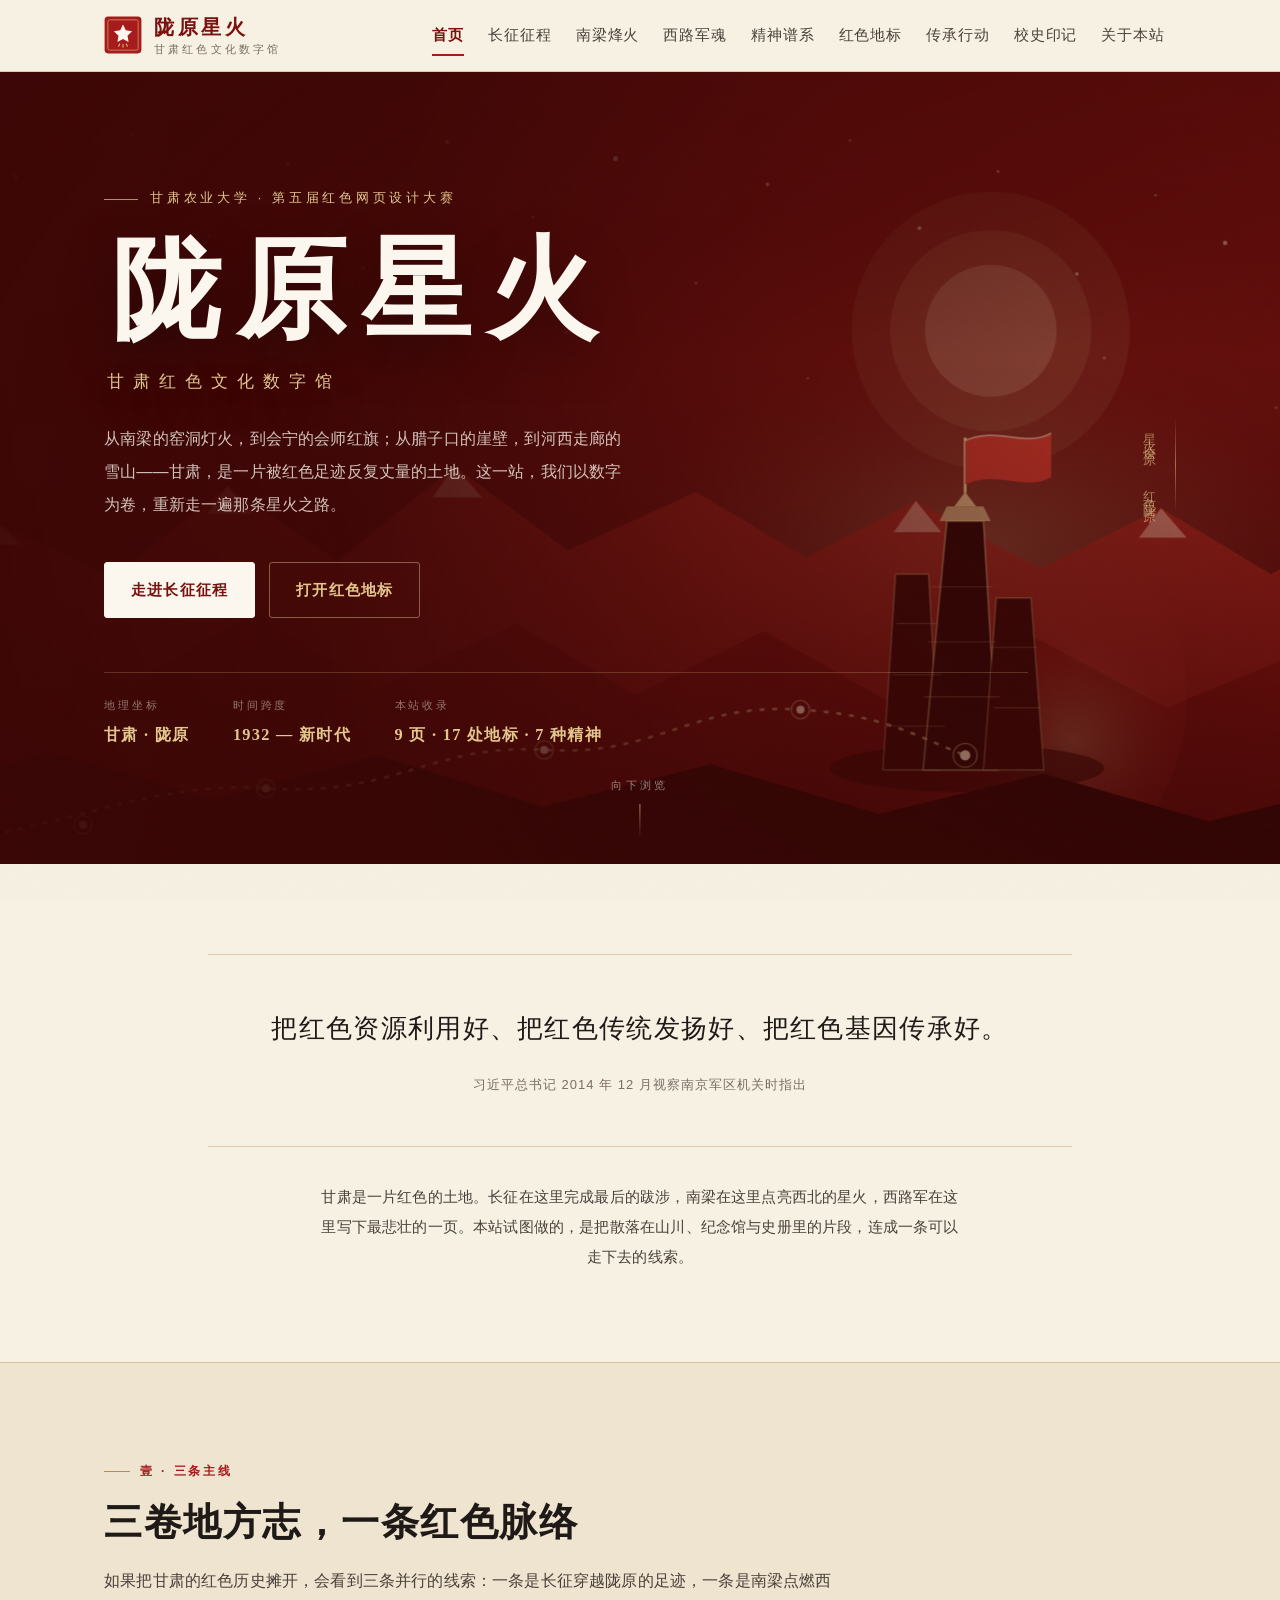
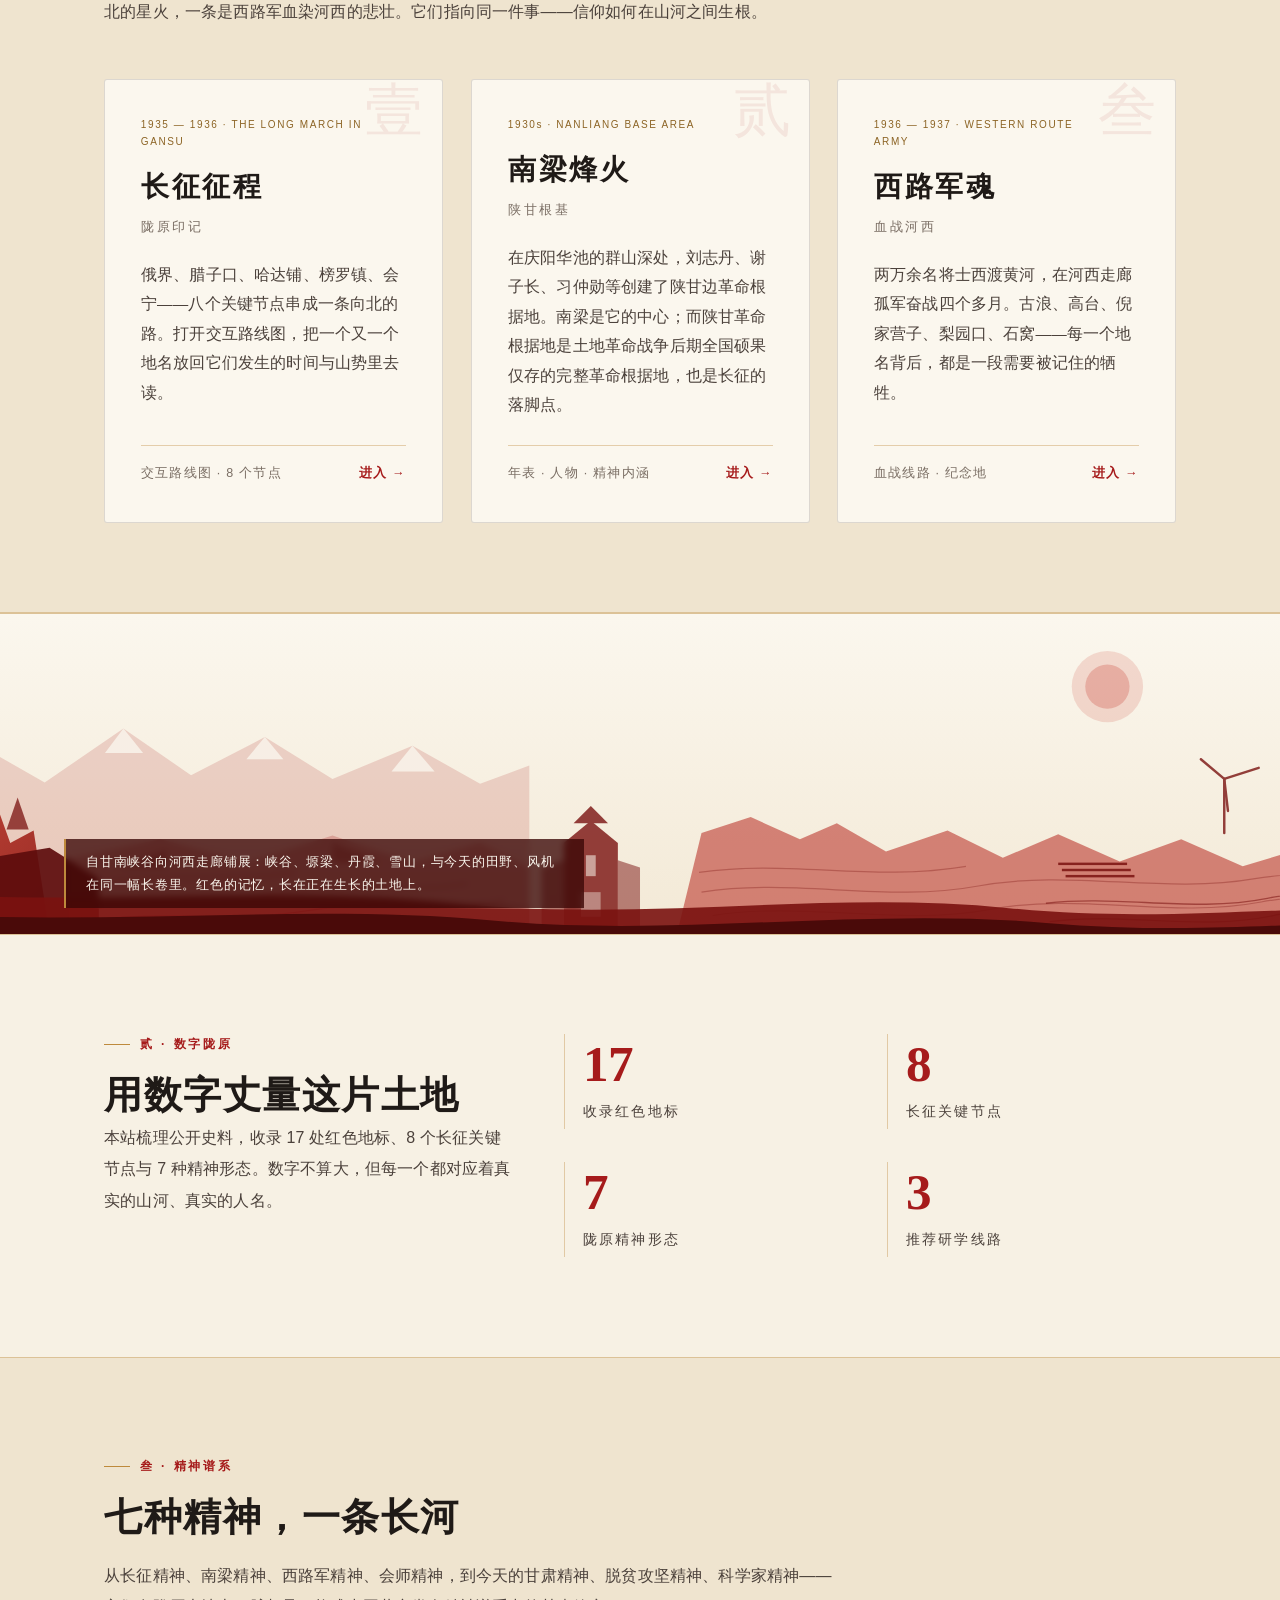
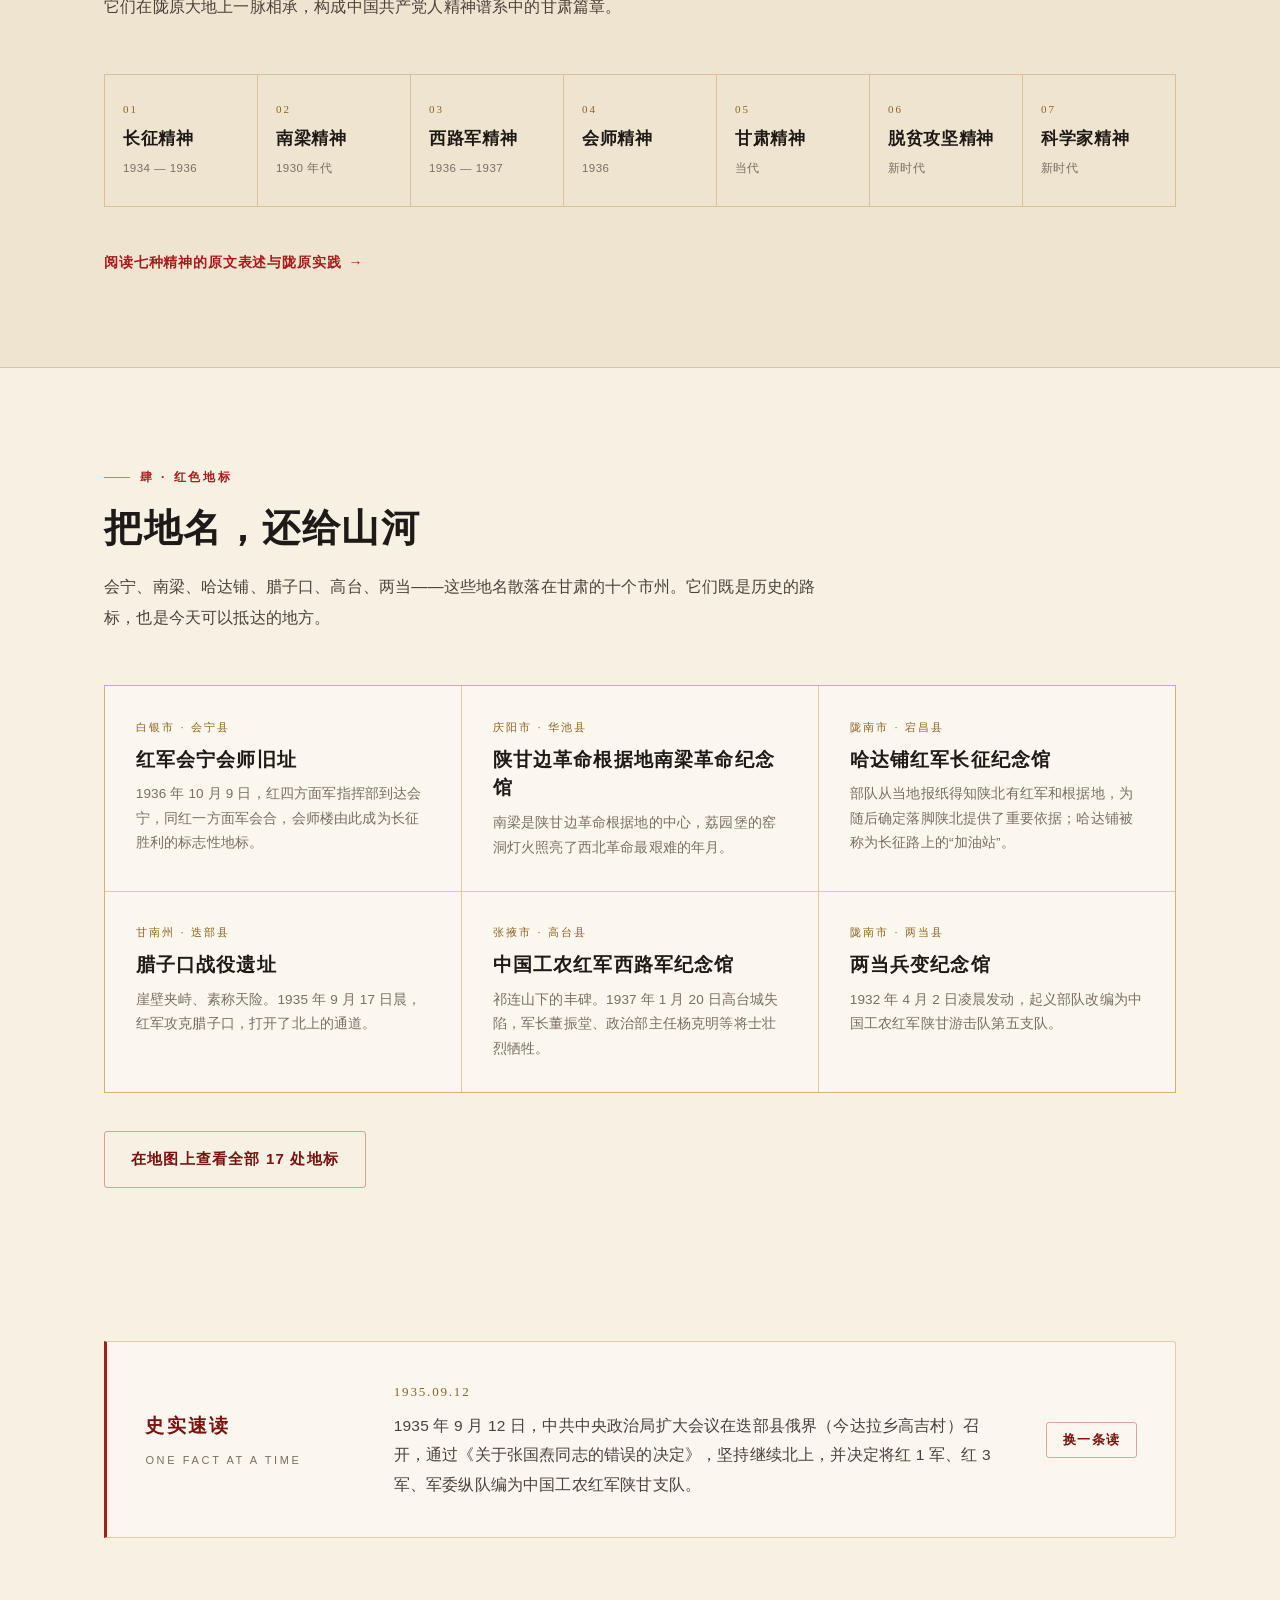
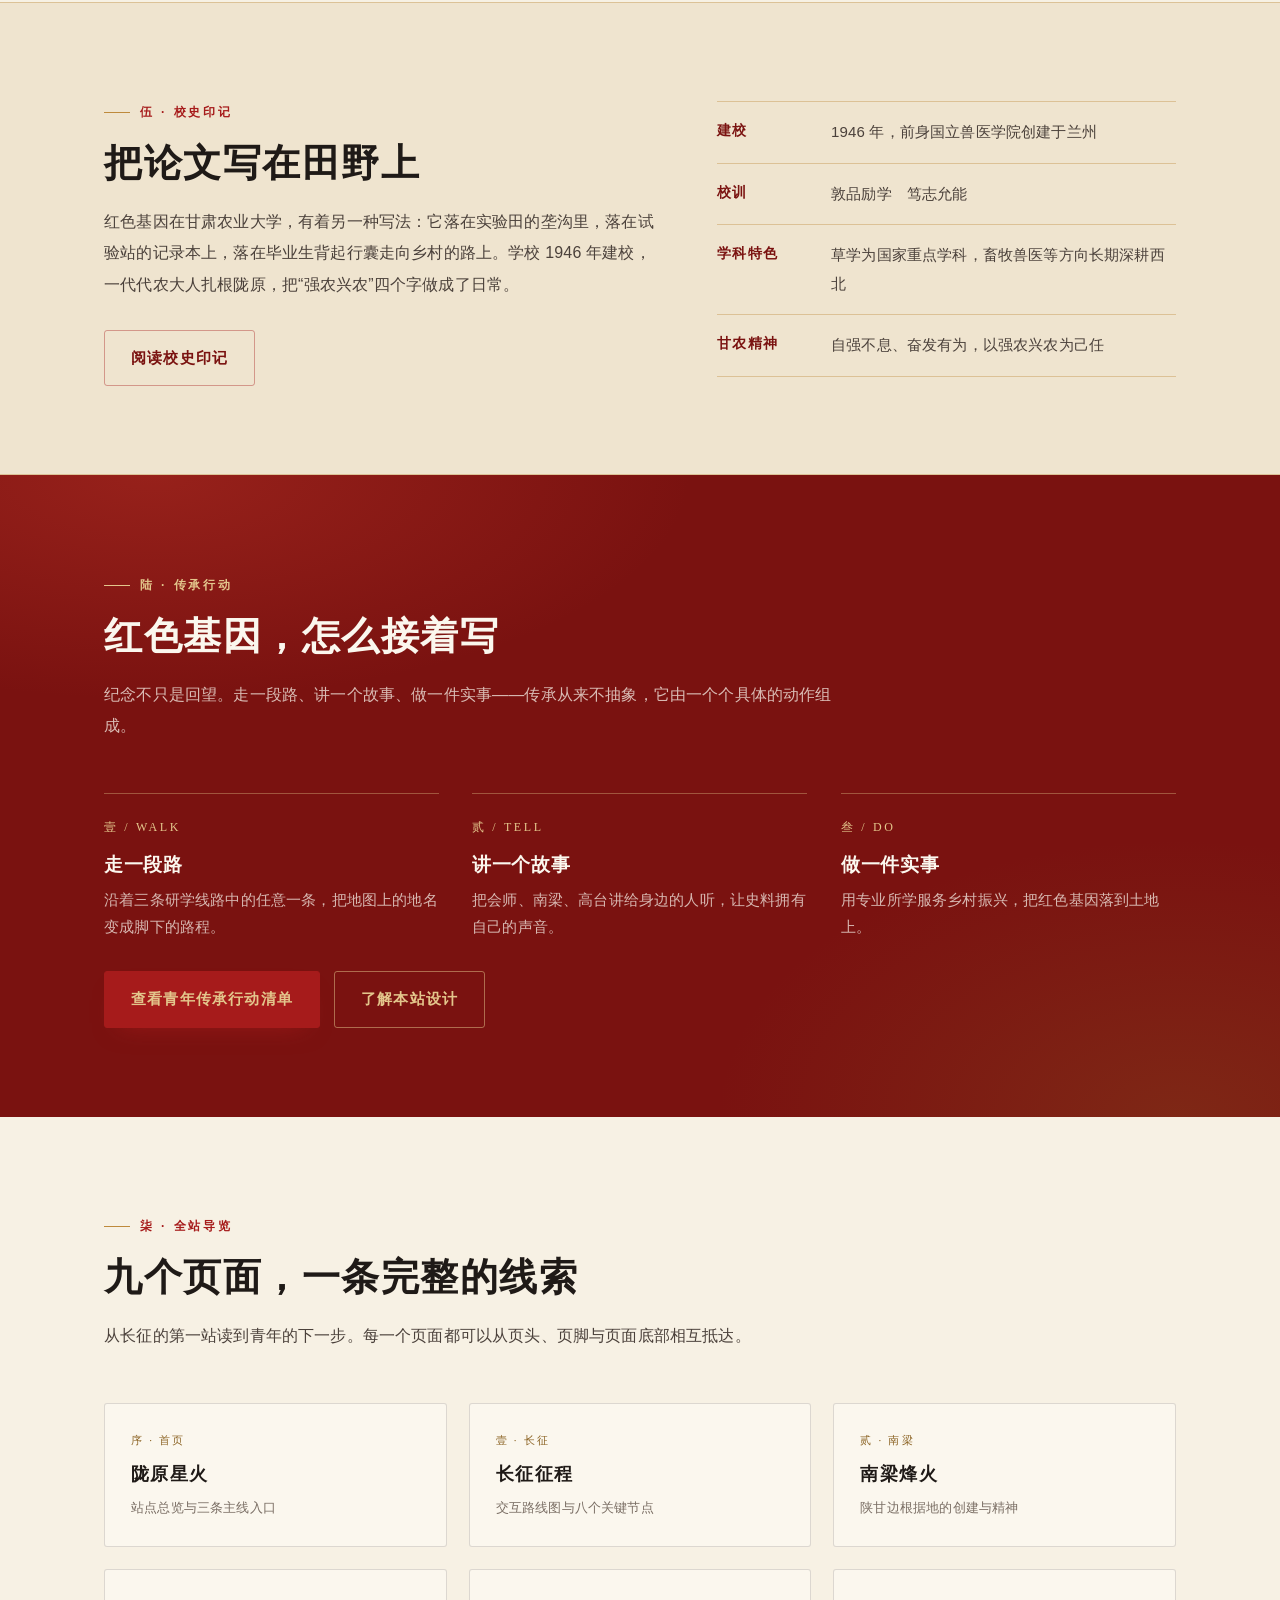
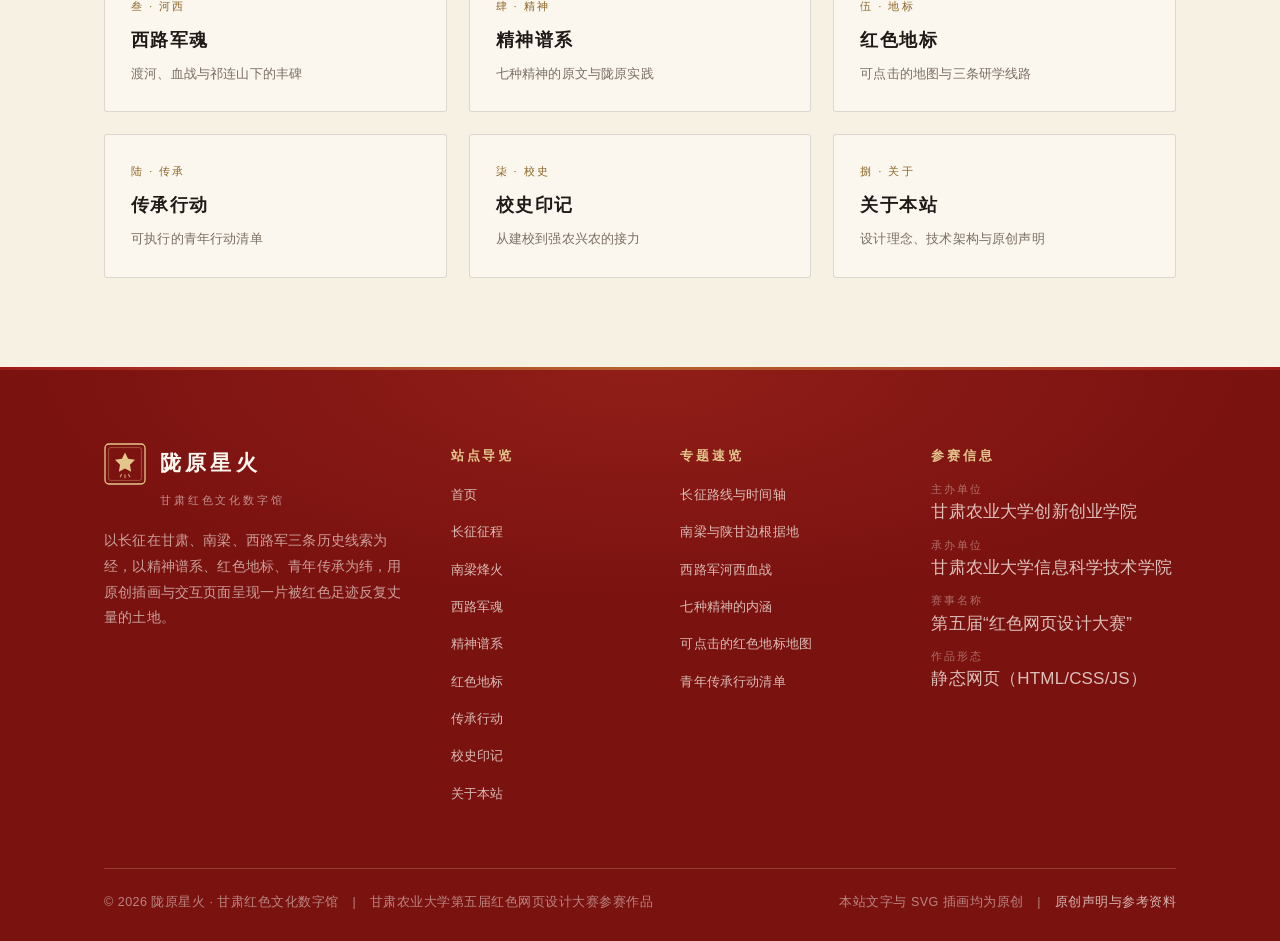
<file: index.html>
<!DOCTYPE html>
<html lang="zh-CN" class="no-js">
<head>
<meta charset="UTF-8">
<meta name="viewport" content="width=device-width, initial-scale=1">
<title>陇原星火 · 甘肃红色文化数字馆 | 甘肃农业大学第五届红色网页设计大赛</title>
<meta name="description" content="「陇原星火」是甘肃农业大学第五届红色网页设计大赛参赛作品：以长征在甘肃、南梁、西路军、精神谱系、红色地标、青年传承为线索，用原创 SVG 插画与交互设计呈现甘肃红色文化数字图景。">
<meta name="keywords" content="甘肃红色文化,长征在甘肃,南梁精神,西路军,会宁会师,红色网页设计大赛,甘肃农业大学,陇原星火">
<meta name="author" content="甘肃农业大学 第五届红色网页设计大赛参赛作品">
<meta name="theme-color" content="#7A1210">
<link rel="icon" href="images/favicon.svg" type="image/svg+xml">
<link rel="stylesheet" href="css/base.css">
<link rel="stylesheet" href="css/index.css">
<script>document.documentElement.className = document.documentElement.className.replace("no-js", "js");</script>
</head>
<body class="page-index">
<a class="skip-link" href="#main">跳到主要内容</a>
<noscript><p class="noscript-note">本站部分交互效果需要启用 JavaScript；未启用时，全部图文内容仍可正常阅读。</p></noscript>
<div class="progress-bar" aria-hidden="true"><span data-progress></span></div>
<!-- SHELL:HEADER:START（页头由 _build/gen_skeleton.py 统一维护，请勿手动修改） -->
<header class="site-header">
  <div class="wrap site-header__inner">
    <a class="brand" href="index.html" aria-label="陇原星火 · 甘肃红色文化数字馆 首页">
      <img class="brand__logo" src="images/logo.svg" alt="" width="38" height="38">
      <span class="brand__text">
        <span class="brand__name">陇原星火</span>
        <span class="brand__sub">甘肃红色文化数字馆</span>
      </span>
    </a>
    <button class="nav-toggle" type="button" aria-expanded="false" aria-controls="site-nav" aria-label="打开导航菜单">
      <span class="nav-toggle__bars"><span></span></span>
    </button>
    <nav class="nav" id="site-nav" aria-label="主导航">
      <a class="nav__link" href="index.html" aria-current="page">首页</a>
      <a class="nav__link" href="changzheng.html">长征征程</a>
      <a class="nav__link" href="nanliang.html">南梁烽火</a>
      <a class="nav__link" href="xilu.html">西路军魂</a>
      <a class="nav__link" href="jingshen.html">精神谱系</a>
      <a class="nav__link" href="dizhi.html">红色地标</a>
      <a class="nav__link" href="chuancheng.html">传承行动</a>
      <a class="nav__link" href="xiaoshi.html">校史印记</a>
      <a class="nav__link" href="guanyu.html">关于本站</a>
    </nav>
  </div>
</header>
<!-- SHELL:HEADER:END -->

<main id="main" class="main">
<!-- MAIN:START -->
  <!-- ====================================================================
       壹 · 首屏：会师塔与陇原群山
       ==================================================================== -->
  <section class="hero" id="hero">
    <img class="hero__bg" src="images/home-hero.svg" alt="" aria-hidden="true" width="1600" height="900">
    <div class="hero__veil" aria-hidden="true"></div>
    <div class="hero__sparks" aria-hidden="true"><i></i><i></i><i></i><i></i><i></i><i></i></div>
    <div class="wrap hero__inner">
      <div class="hero__text">
        <p class="hero__eyebrow">甘肃农业大学 · 第五届红色网页设计大赛</p>
        <h1 class="hero__title">陇原星火<span class="hero__title-sub">甘肃红色文化数字馆</span></h1>
        <p class="hero__lead">从南梁的窑洞灯火，到会宁的会师红旗；从腊子口的崖壁，到河西走廊的雪山——甘肃，是一片被红色足迹反复丈量的土地。这一站，我们以数字为卷，重新走一遍那条星火之路。</p>
        <div class="hero__cta">
          <a class="btn btn--light" href="changzheng.html">走进长征征程</a>
          <a class="btn btn--outline-light" href="dizhi.html">打开红色地标</a>
        </div>
        <ul class="hero__meta">
          <li><span>地理坐标</span><strong>甘肃 · 陇原</strong></li>
          <li><span>时间跨度</span><strong>1932 — 新时代</strong></li>
          <li><span>本站收录</span><strong>9 页 · 17 处地标 · 7 种精神</strong></li>
        </ul>
      </div>
      <div class="hero__side" aria-hidden="true">
        <span class="hero__side-text">星火燎原 · 红色陇原</span>
        <span class="hero__side-line"></span>
      </div>
    </div>
    <span class="hero__scroll" aria-hidden="true">向下浏览</span>
  </section>

  <!-- ====================================================================
       贰 · 开篇引言
       ==================================================================== -->
  <section class="section intro" id="intro">
    <div class="wrap">
      <div class="intro__quote reveal">
        <blockquote class="quote">
          <p class="quote__text">把红色资源利用好、把红色传统发扬好、把红色基因传承好。</p>
          <cite class="quote__from">习近平总书记 2014 年 12 月视察南京军区机关时指出</cite>
        </blockquote>
      </div>
      <p class="intro__note reveal" style="--i:1">甘肃是一片红色的土地。长征在这里完成最后的跋涉，南梁在这里点亮西北的星火，西路军在这里写下最悲壮的一页。本站试图做的，是把散落在山川、纪念馆与史册里的片段，连成一条可以走下去的线索。</p>
    </div>
  </section>

  <!-- ====================================================================
       叁 · 三条主线
       ==================================================================== -->
  <section class="section section--paper" id="tracks">
    <div class="wrap">
      <header class="section-head reveal">
        <p class="eyebrow">壹 · 三条主线</p>
        <h2 class="section-title">三卷地方志，一条红色脉络</h2>
        <p class="section-lead">如果把甘肃的红色历史摊开，会看到三条并行的线索：一条是长征穿越陇原的足迹，一条是南梁点燃西北的星火，一条是西路军血染河西的悲壮。它们指向同一件事——信仰如何在山河之间生根。</p>
      </header>
      <div class="tracks">
        <a class="track reveal" href="changzheng.html" style="--i:0">
          <span class="track__num" aria-hidden="true">壹</span>
          <p class="track__en">1935 — 1936 · THE LONG MARCH IN GANSU</p>
          <h3 class="track__title">长征征程</h3>
          <p class="track__sub">陇原印记</p>
          <p class="track__desc">俄界、腊子口、哈达铺、榜罗镇、会宁——八个关键节点串成一条向北的路。打开交互路线图，把一个又一个地名放回它们发生的时间与山势里去读。</p>
          <span class="track__foot"><span>交互路线图 · 8 个节点</span><span class="track__arrow">进入 →</span></span>
        </a>
        <a class="track reveal" href="nanliang.html" style="--i:1">
          <span class="track__num" aria-hidden="true">贰</span>
          <p class="track__en">1930s · NANLIANG BASE AREA</p>
          <h3 class="track__title">南梁烽火</h3>
          <p class="track__sub">陕甘根基</p>
          <p class="track__desc">在庆阳华池的群山深处，刘志丹、谢子长、习仲勋等创建了陕甘边革命根据地。南梁是它的中心；而陕甘革命根据地是土地革命战争后期全国硕果仅存的完整革命根据地，也是长征的落脚点。</p>
          <span class="track__foot"><span>年表 · 人物 · 精神内涵</span><span class="track__arrow">进入 →</span></span>
        </a>
        <a class="track reveal" href="xilu.html" style="--i:2">
          <span class="track__num" aria-hidden="true">叁</span>
          <p class="track__en">1936 — 1937 · WESTERN ROUTE ARMY</p>
          <h3 class="track__title">西路军魂</h3>
          <p class="track__sub">血战河西</p>
          <p class="track__desc">两万余名将士西渡黄河，在河西走廊孤军奋战四个多月。古浪、高台、倪家营子、梨园口、石窝——每一个地名背后，都是一段需要被记住的牺牲。</p>
          <span class="track__foot"><span>血战线路 · 纪念地</span><span class="track__arrow">进入 →</span></span>
        </a>
      </div>
    </div>
  </section>

  <!-- ====================================================================
       肆 · 陇原长卷
       ==================================================================== -->
  <figure class="panorama reveal">
    <img class="panorama__img" src="images/home-panorama.svg" alt="陇原长卷：从甘南峡谷、黄土高原、丹霞雪山到今天的田野与风电" width="2400" height="520" loading="lazy">
    <figcaption class="panorama__cap">自甘南峡谷向河西走廊铺展：峡谷、塬梁、丹霞、雪山，与今天的田野、风机在同一幅长卷里。红色的记忆，长在正在生长的土地上。</figcaption>
  </figure>

  <!-- ====================================================================
       伍 · 数字陇原
       ==================================================================== -->
  <section class="section" id="numbers">
    <div class="wrap numbers-grid">
      <header class="section-head reveal">
        <p class="eyebrow">贰 · 数字陇原</p>
        <h2 class="section-title">用数字丈量这片土地</h2>
        <p class="section-lead">本站梳理公开史料，收录 17 处红色地标、8 个长征关键节点与 7 种精神形态。数字不算大，但每一个都对应着真实的山河、真实的人名。</p>
      </header>
      <div class="stats reveal" style="--i:1">
        <div class="stat">
          <p class="stat__num" data-count="17">17</p>
          <p class="stat__label">收录红色地标</p>
        </div>
        <div class="stat">
          <p class="stat__num" data-count="8">8</p>
          <p class="stat__label">长征关键节点</p>
        </div>
        <div class="stat">
          <p class="stat__num" data-count="7">7</p>
          <p class="stat__label">陇原精神形态</p>
        </div>
        <div class="stat">
          <p class="stat__num" data-count="3">3</p>
          <p class="stat__label">推荐研学线路</p>
        </div>
      </div>
    </div>
  </section>

  <!-- ====================================================================
       陆 · 精神谱系横带
       ==================================================================== -->
  <section class="section section--paper" id="spirits">
    <div class="wrap">
      <header class="section-head reveal">
        <p class="eyebrow">叁 · 精神谱系</p>
        <h2 class="section-title">七种精神，一条长河</h2>
        <p class="section-lead">从长征精神、南梁精神、西路军精神、会师精神，到今天的甘肃精神、脱贫攻坚精神、科学家精神——它们在陇原大地上一脉相承，构成中国共产党人精神谱系中的甘肃篇章。</p>
      </header>
      <div class="spirits reveal" style="--i:1">
        <a class="spirit" href="jingshen.html"><span class="spirit__idx">01</span><span class="spirit__name">长征精神</span><span class="spirit__era">1934 — 1936</span></a>
        <a class="spirit" href="jingshen.html"><span class="spirit__idx">02</span><span class="spirit__name">南梁精神</span><span class="spirit__era">1930 年代</span></a>
        <a class="spirit" href="jingshen.html"><span class="spirit__idx">03</span><span class="spirit__name">西路军精神</span><span class="spirit__era">1936 — 1937</span></a>
        <a class="spirit" href="jingshen.html"><span class="spirit__idx">04</span><span class="spirit__name">会师精神</span><span class="spirit__era">1936</span></a>
        <a class="spirit" href="jingshen.html"><span class="spirit__idx">05</span><span class="spirit__name">甘肃精神</span><span class="spirit__era">当代</span></a>
        <a class="spirit" href="jingshen.html"><span class="spirit__idx">06</span><span class="spirit__name">脱贫攻坚精神</span><span class="spirit__era">新时代</span></a>
        <a class="spirit" href="jingshen.html"><span class="spirit__idx">07</span><span class="spirit__name">科学家精神</span><span class="spirit__era">新时代</span></a>
      </div>
      <div class="mt-block reveal" style="--i:2">
        <a class="link-arrow" href="jingshen.html">阅读七种精神的原文表述与陇原实践</a>
      </div>
    </div>
  </section>

  <!-- ====================================================================
       柒 · 红色地标墙
       ==================================================================== -->
  <section class="section" id="landmarks">
    <div class="wrap">
      <header class="section-head reveal">
        <p class="eyebrow">肆 · 红色地标</p>
        <h2 class="section-title">把地名，还给山河</h2>
        <p class="section-lead">会宁、南梁、哈达铺、腊子口、高台、两当——这些地名散落在甘肃的十个市州。它们既是历史的路标，也是今天可以抵达的地方。</p>
      </header>
      <div class="lm-wall reveal" style="--i:1">
        <a class="lm" href="dizhi.html">
          <span class="lm__loc">白银市 · 会宁县</span>
          <span class="lm__name">红军会宁会师旧址</span>
          <span class="lm__desc">1936 年 10 月 9 日，红四方面军指挥部到达会宁，同红一方面军会合，会师楼由此成为长征胜利的标志性地标。</span>
        </a>
        <a class="lm" href="dizhi.html">
          <span class="lm__loc">庆阳市 · 华池县</span>
          <span class="lm__name">陕甘边革命根据地南梁革命纪念馆</span>
          <span class="lm__desc">南梁是陕甘边革命根据地的中心，荔园堡的窑洞灯火照亮了西北革命最艰难的年月。</span>
        </a>
        <a class="lm" href="dizhi.html">
          <span class="lm__loc">陇南市 · 宕昌县</span>
          <span class="lm__name">哈达铺红军长征纪念馆</span>
          <span class="lm__desc">部队从当地报纸得知陕北有红军和根据地，为随后确定落脚陕北提供了重要依据；哈达铺被称为长征路上的“加油站”。</span>
        </a>
        <a class="lm" href="dizhi.html">
          <span class="lm__loc">甘南州 · 迭部县</span>
          <span class="lm__name">腊子口战役遗址</span>
          <span class="lm__desc">崖壁夹峙、素称天险。1935 年 9 月 17 日晨，红军攻克腊子口，打开了北上的通道。</span>
        </a>
        <a class="lm" href="dizhi.html">
          <span class="lm__loc">张掖市 · 高台县</span>
          <span class="lm__name">中国工农红军西路军纪念馆</span>
          <span class="lm__desc">祁连山下的丰碑。1937 年 1 月 20 日高台城失陷，军长董振堂、政治部主任杨克明等将士壮烈牺牲。</span>
        </a>
        <a class="lm" href="dizhi.html">
          <span class="lm__loc">陇南市 · 两当县</span>
          <span class="lm__name">两当兵变纪念馆</span>
          <span class="lm__desc">1932 年 4 月 2 日凌晨发动，起义部队改编为中国工农红军陕甘游击队第五支队。</span>
        </a>
      </div>
      <div class="mt-block reveal" style="--i:2">
        <a class="btn btn--ghost" href="dizhi.html">在地图上查看全部 17 处地标</a>
      </div>
    </div>
  </section>

  <!-- ====================================================================
       捌 · 史实速读卡
       ==================================================================== -->
  <section class="section section--tight" id="today">
    <div class="wrap">
      <div class="today reveal">
        <p class="today__label">
          <b>史实速读</b>
          <span>ONE FACT AT A TIME</span>
        </p>
        <div class="today__body">
          <p class="today__date">1935.09.12</p>
          <p class="today__text">1935 年 9 月 12 日，中共中央政治局扩大会议在迭部县俄界（今达拉乡高吉村）召开，通过《关于张国焘同志的错误的决定》，坚持继续北上，并决定将红 1 军、红 3 军、军委纵队编为中国工农红军陕甘支队。</p>
        </div>
        <button class="btn btn--ghost btn--small today__btn" type="button">换一条读</button>
      </div>
    </div>
  </section>

  <!-- ====================================================================
       玖 · 校史呼应
       ==================================================================== -->
  <section class="section section--paper" id="xiaoshi-link">
    <div class="wrap xiaoshi">
      <div class="reveal">
        <p class="eyebrow">伍 · 校史印记</p>
        <h2 class="section-title" style="margin-top:14px">把论文写在田野上</h2>
        <p class="section-lead" style="margin-top:16px">红色基因在甘肃农业大学，有着另一种写法：它落在实验田的垄沟里，落在试验站的记录本上，落在毕业生背起行囊走向乡村的路上。学校 1946 年建校，一代代农大人扎根陇原，把“强农兴农”四个字做成了日常。</p>
        <div class="btn-row">
          <a class="btn btn--ghost" href="xiaoshi.html">阅读校史印记</a>
        </div>
      </div>
      <ul class="xiaoshi__facts reveal" style="--i:1">
        <li><b>建校</b><span>1946 年，前身国立兽医学院创建于兰州</span></li>
        <li><b>校训</b><span>敦品励学　笃志允能</span></li>
        <li><b>学科特色</b><span>草学为国家重点学科，畜牧兽医等方向长期深耕西北</span></li>
        <li><b>甘农精神</b><span>自强不息、奋发有为，以强农兴农为己任</span></li>
      </ul>
    </div>
  </section>

  <!-- ====================================================================
       拾 · 行动号召
       ==================================================================== -->
  <section class="section section--dark action" id="action">
    <div class="wrap">
      <header class="section-head reveal">
        <p class="eyebrow">陆 · 传承行动</p>
        <h2 class="section-title">红色基因，怎么接着写</h2>
        <p class="section-lead">纪念不只是回望。走一段路、讲一个故事、做一件实事——传承从来不抽象，它由一个个具体的动作组成。</p>
      </header>
      <div class="action__grid">
        <div class="action__item reveal" style="--i:0">
          <p class="action__idx">壹 / WALK</p>
          <h3 class="action__title">走一段路</h3>
          <p class="action__text">沿着三条研学线路中的任意一条，把地图上的地名变成脚下的路程。</p>
        </div>
        <div class="action__item reveal" style="--i:1">
          <p class="action__idx">贰 / TELL</p>
          <h3 class="action__title">讲一个故事</h3>
          <p class="action__text">把会师、南梁、高台讲给身边的人听，让史料拥有自己的声音。</p>
        </div>
        <div class="action__item reveal" style="--i:2">
          <p class="action__idx">叁 / DO</p>
          <h3 class="action__title">做一件实事</h3>
          <p class="action__text">用专业所学服务乡村振兴，把红色基因落到土地上。</p>
        </div>
      </div>
      <div class="btn-row reveal" style="--i:3">
        <a class="btn btn--primary" href="chuancheng.html">查看青年传承行动清单</a>
        <a class="btn btn--ghost" href="guanyu.html">了解本站设计</a>
      </div>
    </div>
  </section>

  <!-- ====================================================================
       拾壹 · 全站导览
       ==================================================================== -->
  <section class="section" id="sitemap">
    <div class="wrap">
      <header class="section-head reveal">
        <p class="eyebrow">柒 · 全站导览</p>
        <h2 class="section-title">九个页面，一条完整的线索</h2>
        <p class="section-lead">从长征的第一站读到青年的下一步。每一个页面都可以从页头、页脚与页面底部相互抵达。</p>
      </header>
      <div class="sitemap reveal" style="--i:1">
        <a class="sm" href="index.html"><span class="sm__num">序 · 首页</span><span class="sm__title">陇原星火</span><span class="sm__desc">站点总览与三条主线入口</span></a>
        <a class="sm" href="changzheng.html"><span class="sm__num">壹 · 长征</span><span class="sm__title">长征征程</span><span class="sm__desc">交互路线图与八个关键节点</span></a>
        <a class="sm" href="nanliang.html"><span class="sm__num">贰 · 南梁</span><span class="sm__title">南梁烽火</span><span class="sm__desc">陕甘边根据地的创建与精神</span></a>
        <a class="sm" href="xilu.html"><span class="sm__num">叁 · 河西</span><span class="sm__title">西路军魂</span><span class="sm__desc">渡河、血战与祁连山下的丰碑</span></a>
        <a class="sm" href="jingshen.html"><span class="sm__num">肆 · 精神</span><span class="sm__title">精神谱系</span><span class="sm__desc">七种精神的原文与陇原实践</span></a>
        <a class="sm" href="dizhi.html"><span class="sm__num">伍 · 地标</span><span class="sm__title">红色地标</span><span class="sm__desc">可点击的地图与三条研学线路</span></a>
        <a class="sm" href="chuancheng.html"><span class="sm__num">陆 · 传承</span><span class="sm__title">传承行动</span><span class="sm__desc">可执行的青年行动清单</span></a>
        <a class="sm" href="xiaoshi.html"><span class="sm__num">柒 · 校史</span><span class="sm__title">校史印记</span><span class="sm__desc">从建校到强农兴农的接力</span></a>
        <a class="sm" href="guanyu.html"><span class="sm__num">捌 · 关于</span><span class="sm__title">关于本站</span><span class="sm__desc">设计理念、技术架构与原创声明</span></a>
      </div>
    </div>
  </section>
  <!-- MAIN:END -->
</main>

<!-- SHELL:FOOTER:START（页脚由 _build/gen_skeleton.py 统一维护，请勿手动修改） -->
<footer class="site-footer">
  <div class="wrap">
    <div class="footer__grid">
      <div class="footer__col">
        <div class="footer__brand">
          <img class="brand__logo" src="images/logo-light.svg" alt="" width="42" height="42">
          <div>
            <p class="footer__brand-name">陇原星火</p>
            <p class="footer__brand-sub">甘肃红色文化数字馆</p>
          </div>
        </div>
        <p class="footer__desc">以长征在甘肃、南梁、西路军三条历史线索为经，以精神谱系、红色地标、青年传承为纬，用原创插画与交互页面呈现一片被红色足迹反复丈量的土地。</p>
      </div>
      <div class="footer__col">
        <h2 class="footer__title">站点导览</h2>
        <ul class="footer__links">
          <li><a href="index.html">首页</a></li>
          <li><a href="changzheng.html">长征征程</a></li>
          <li><a href="nanliang.html">南梁烽火</a></li>
          <li><a href="xilu.html">西路军魂</a></li>
          <li><a href="jingshen.html">精神谱系</a></li>
          <li><a href="dizhi.html">红色地标</a></li>
          <li><a href="chuancheng.html">传承行动</a></li>
          <li><a href="xiaoshi.html">校史印记</a></li>
          <li><a href="guanyu.html">关于本站</a></li>
        </ul>
      </div>
      <div class="footer__col">
        <h2 class="footer__title">专题速览</h2>
        <ul class="footer__links">
          <li><a href="changzheng.html">长征路线与时间轴</a></li>
          <li><a href="nanliang.html">南梁与陕甘边根据地</a></li>
          <li><a href="xilu.html">西路军河西血战</a></li>
          <li><a href="jingshen.html">七种精神的内涵</a></li>
          <li><a href="dizhi.html">可点击的红色地标地图</a></li>
          <li><a href="chuancheng.html">青年传承行动清单</a></li>
        </ul>
      </div>
      <div class="footer__col">
        <h2 class="footer__title">参赛信息</h2>
        <ul class="footer__links">
          <li><span>主办单位</span>甘肃农业大学创新创业学院</li>
          <li><span>承办单位</span>甘肃农业大学信息科学技术学院</li>
          <li><span>赛事名称</span>第五届“红色网页设计大赛”</li>
          <li><span>作品形态</span>静态网页（HTML/CSS/JS）</li>
        </ul>
      </div>
    </div>
    <div class="footer__bottom">
      <p>© <span data-year>2026</span> 陇原星火 · 甘肃红色文化数字馆　|　甘肃农业大学第五届红色网页设计大赛参赛作品</p>
      <p>本站文字与 SVG 插画均为原创　|　<a href="guanyu.html">原创声明与参考资料</a></p>
    </div>
  </div>
</footer>
<!-- SHELL:FOOTER:END -->

<script src="js/main.js"></script>
<script src="js/index.js"></script>
</body>
</html>
</file>
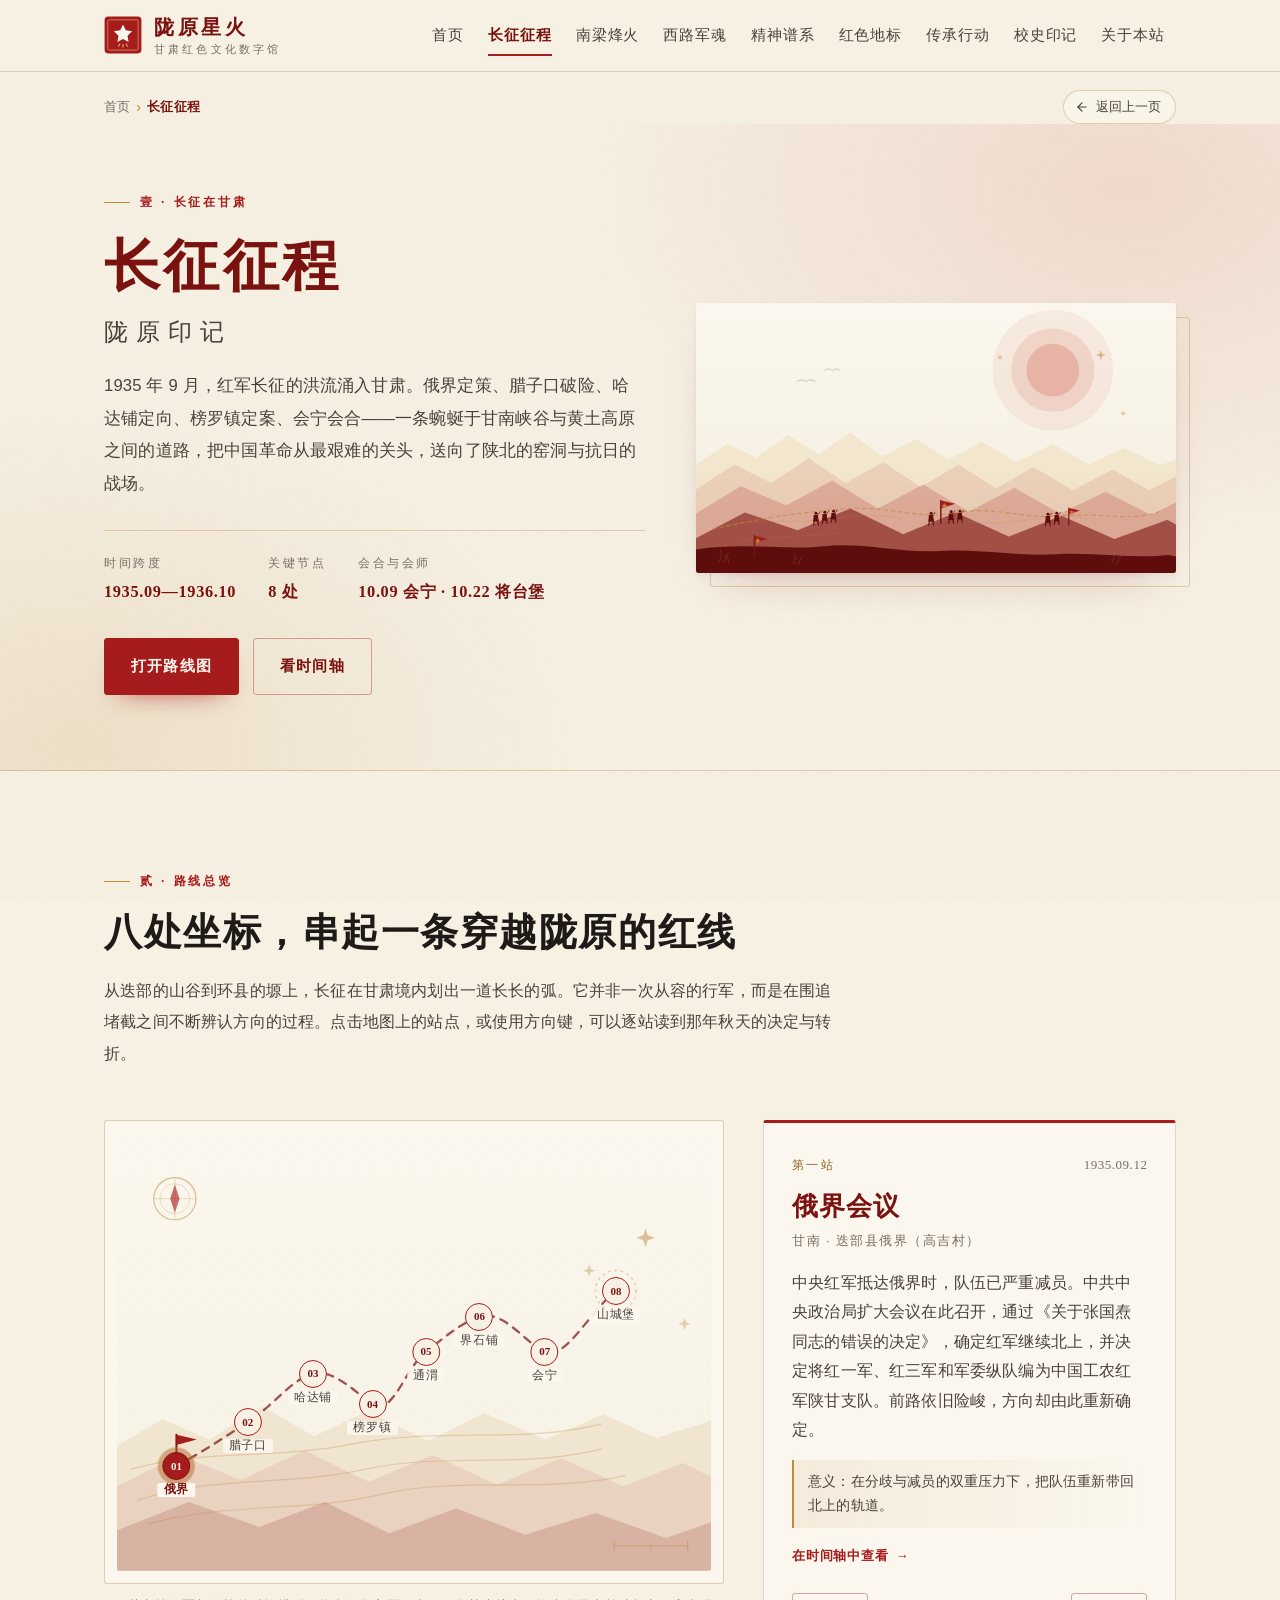
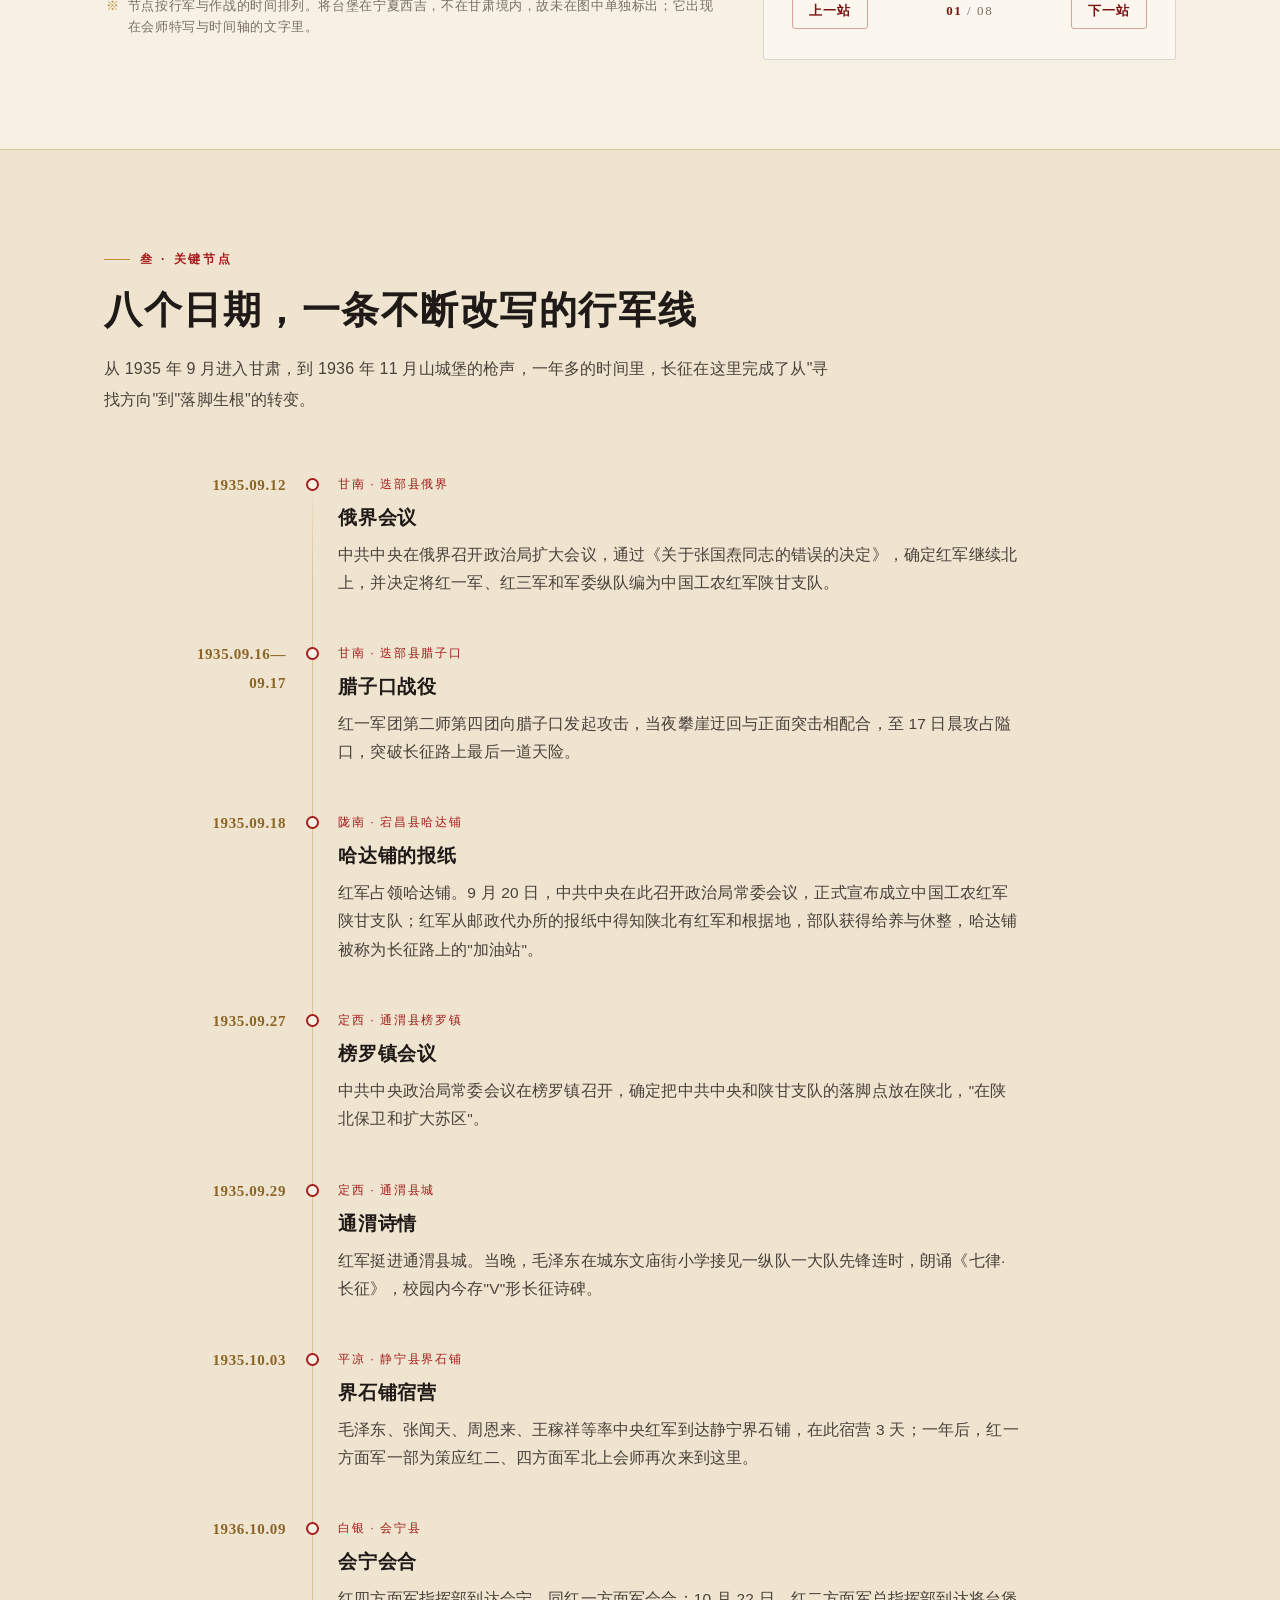
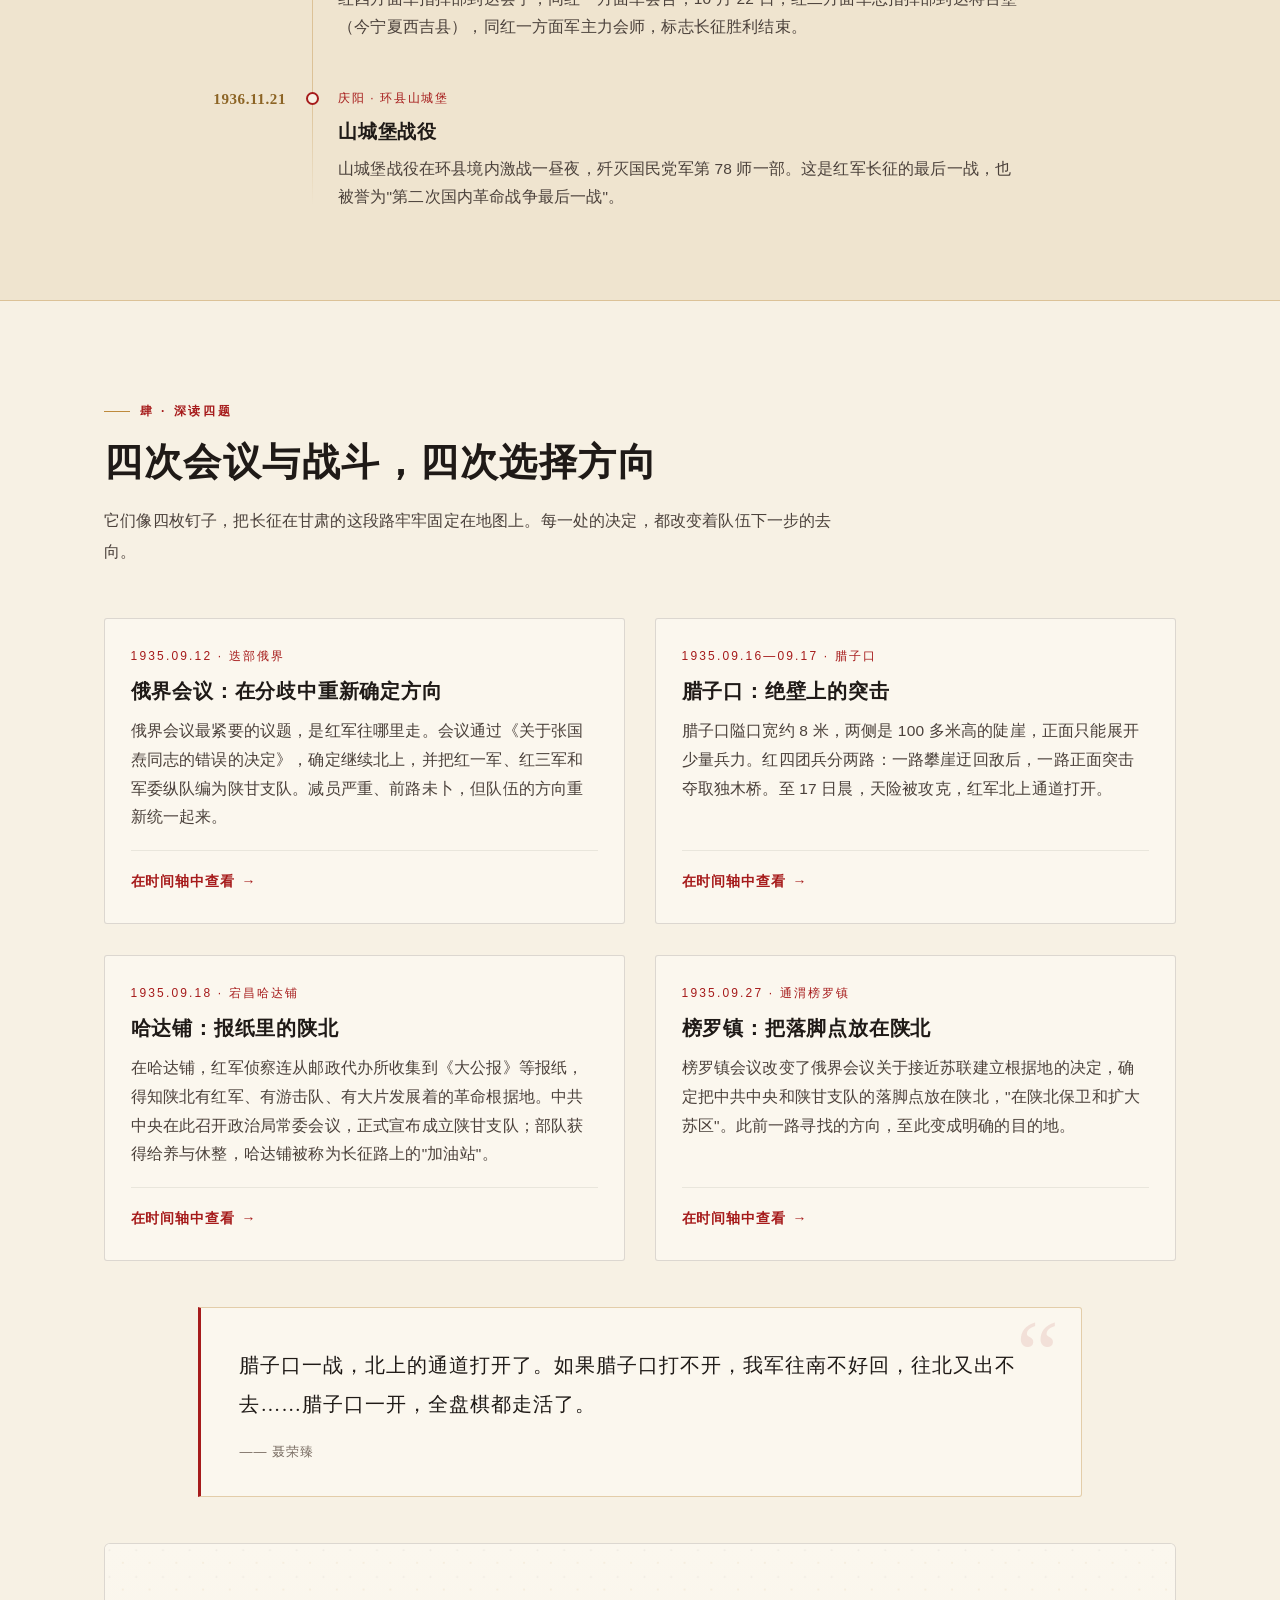
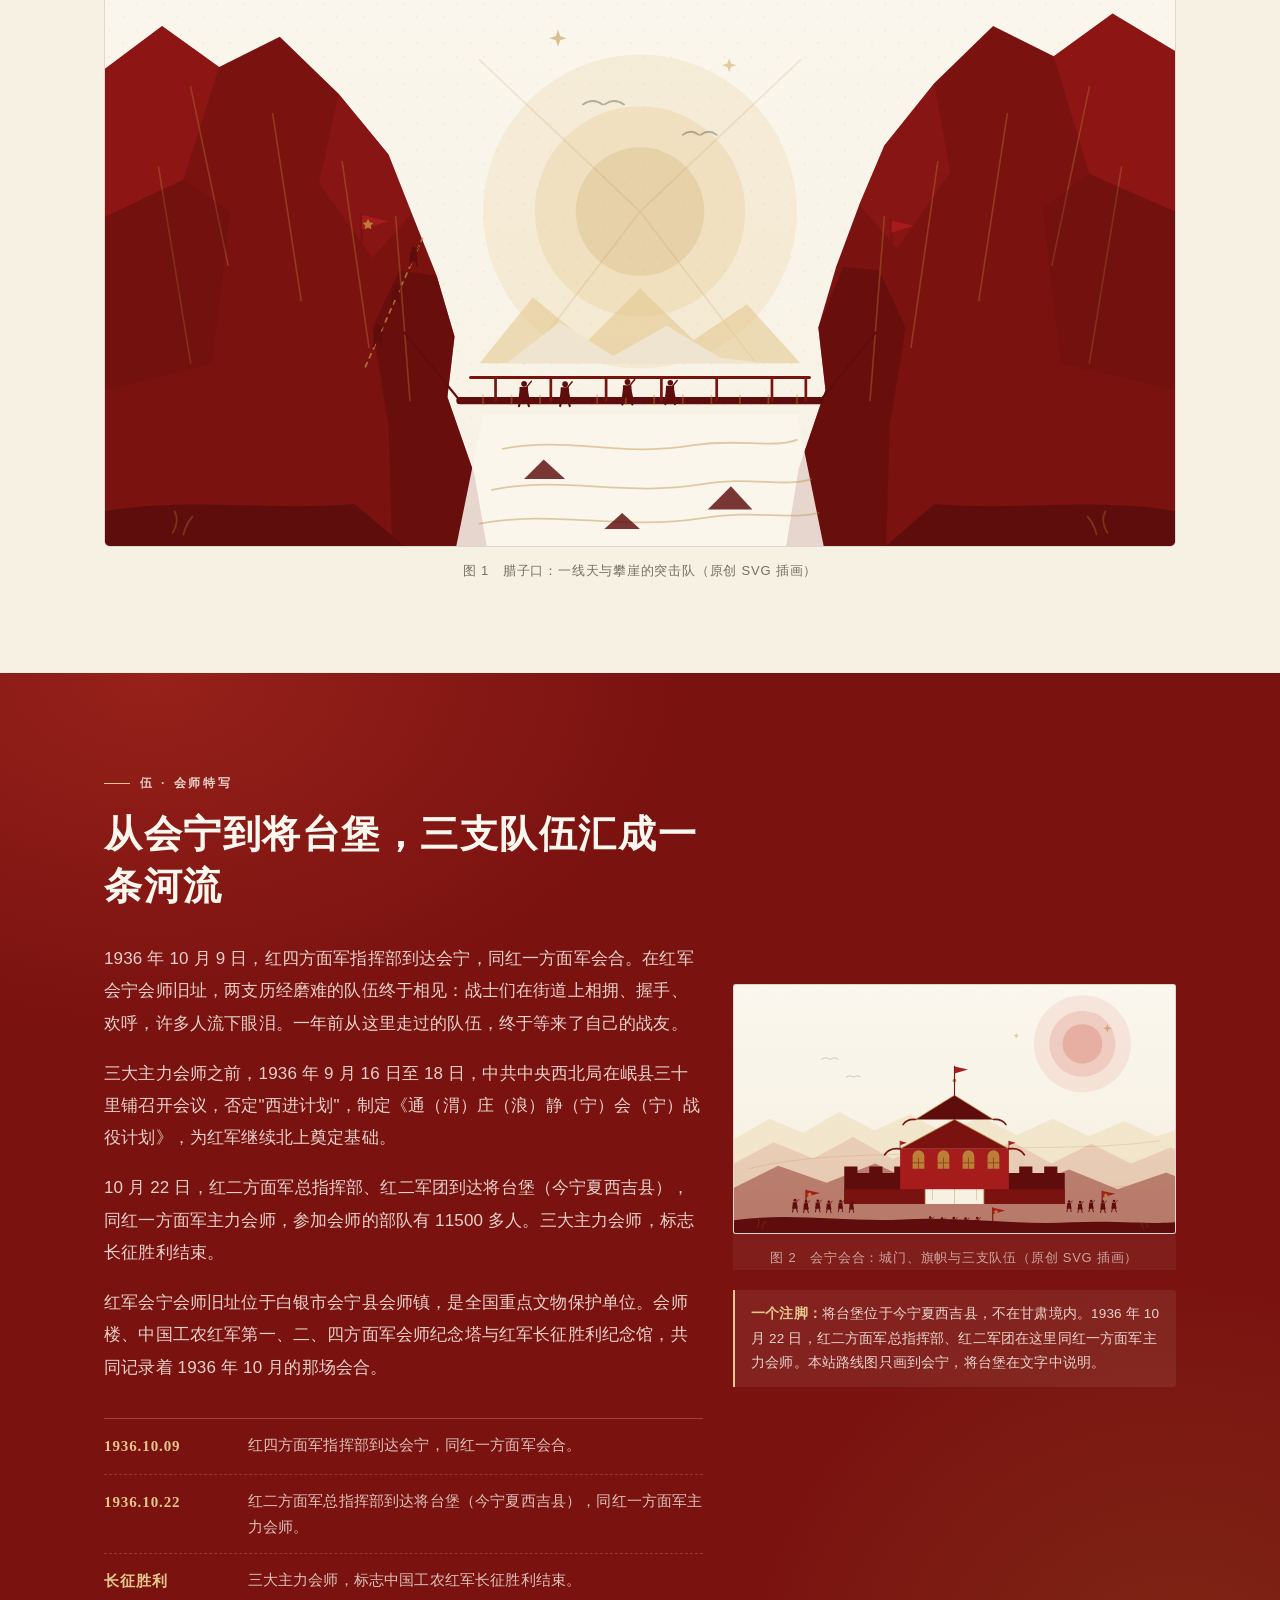
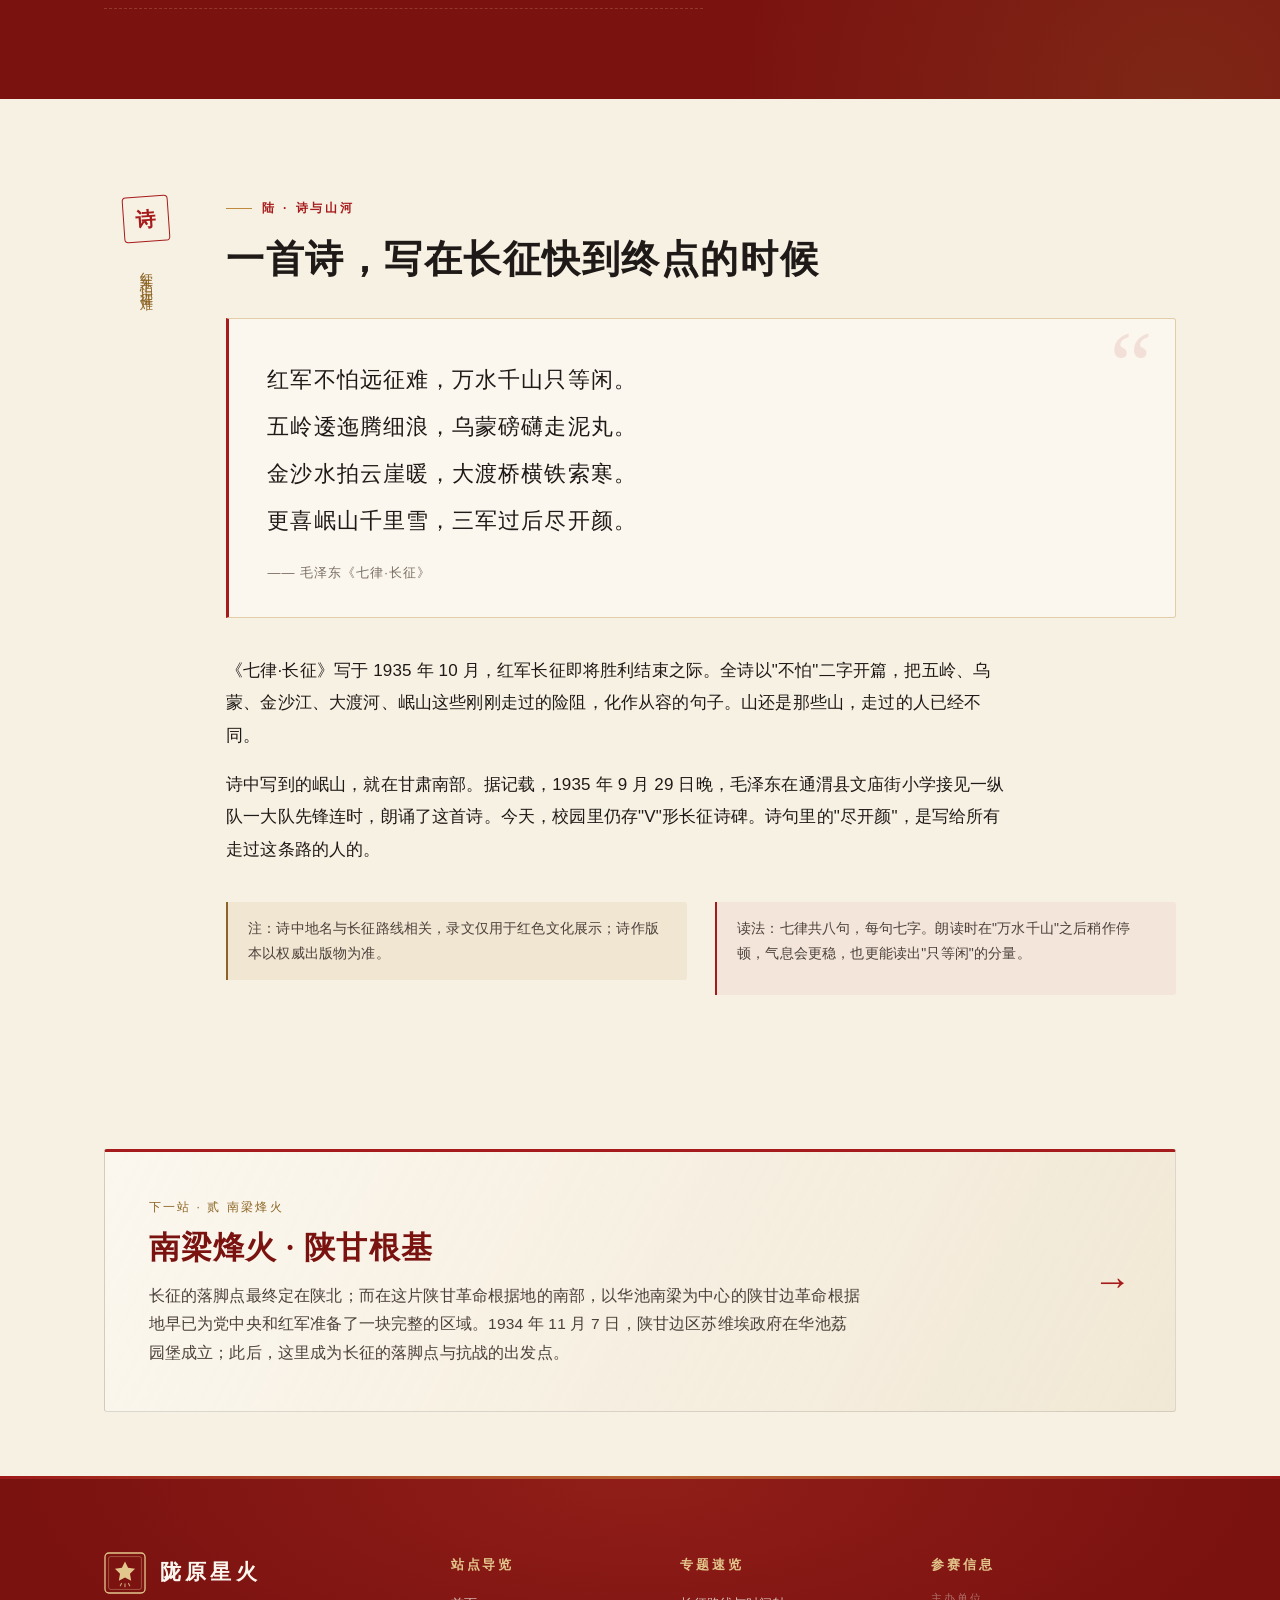
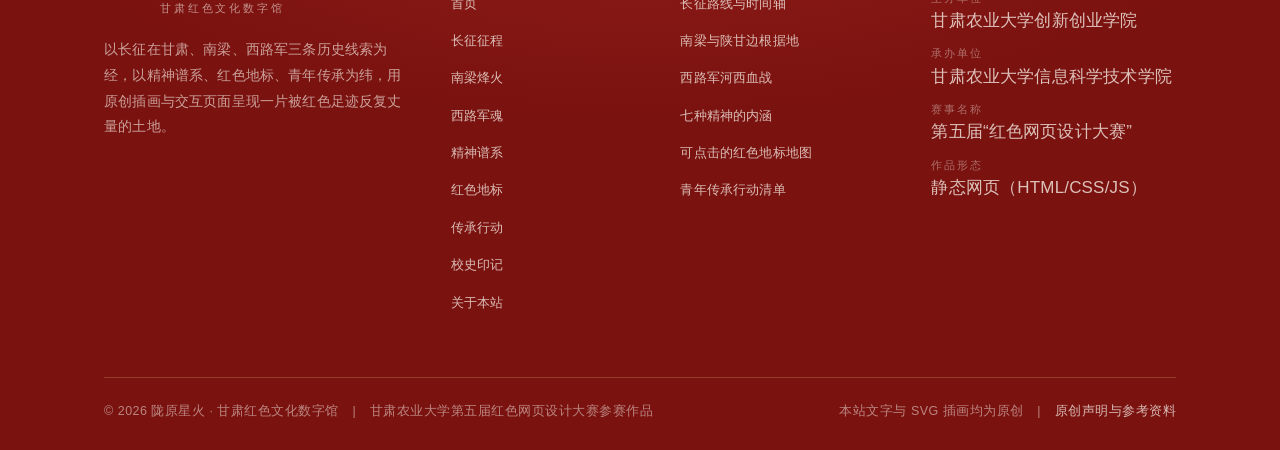
<file: changzheng.html>
<!DOCTYPE html>
<html lang="zh-CN" class="no-js">
<head>
<meta charset="UTF-8">
<meta name="viewport" content="width=device-width, initial-scale=1">
<title>长征征程 · 陇原印记 | 陇原星火 · 甘肃红色文化数字馆</title>
<meta name="description" content="1935 年 9 月至 1936 年 10 月，红军长征的最后一段路走在甘肃：俄界会议、腊子口战役、哈达铺、榜罗镇会议、会宁会师。交互式长征路线图与时间轴带您重走陇原长征路。">
<meta name="keywords" content="长征在甘肃,俄界会议,腊子口,哈达铺,榜罗镇会议,会宁会师,长征路线图">
<meta name="author" content="甘肃农业大学 第五届红色网页设计大赛参赛作品">
<meta name="theme-color" content="#7A1210">
<link rel="icon" href="images/favicon.svg" type="image/svg+xml">
<link rel="stylesheet" href="css/base.css">
<link rel="stylesheet" href="css/changzheng.css">
<script>document.documentElement.className = document.documentElement.className.replace("no-js", "js");</script>
</head>
<body class="page-changzheng">
<a class="skip-link" href="#main">跳到主要内容</a>
<noscript><p class="noscript-note">本站部分交互效果需要启用 JavaScript；未启用时，全部图文内容仍可正常阅读。</p></noscript>
<div class="progress-bar" aria-hidden="true"><span data-progress></span></div>
<!-- SHELL:HEADER:START（页头由 _build/gen_skeleton.py 统一维护，请勿手动修改） -->
<header class="site-header">
  <div class="wrap site-header__inner">
    <a class="brand" href="index.html" aria-label="陇原星火 · 甘肃红色文化数字馆 首页">
      <img class="brand__logo" src="images/logo.svg" alt="" width="38" height="38">
      <span class="brand__text">
        <span class="brand__name">陇原星火</span>
        <span class="brand__sub">甘肃红色文化数字馆</span>
      </span>
    </a>
    <button class="nav-toggle" type="button" aria-expanded="false" aria-controls="site-nav" aria-label="打开导航菜单">
      <span class="nav-toggle__bars"><span></span></span>
    </button>
    <nav class="nav" id="site-nav" aria-label="主导航">
      <a class="nav__link" href="index.html">首页</a>
      <a class="nav__link" href="changzheng.html" aria-current="page">长征征程</a>
      <a class="nav__link" href="nanliang.html">南梁烽火</a>
      <a class="nav__link" href="xilu.html">西路军魂</a>
      <a class="nav__link" href="jingshen.html">精神谱系</a>
      <a class="nav__link" href="dizhi.html">红色地标</a>
      <a class="nav__link" href="chuancheng.html">传承行动</a>
      <a class="nav__link" href="xiaoshi.html">校史印记</a>
      <a class="nav__link" href="guanyu.html">关于本站</a>
    </nav>
  </div>
</header>
<!-- SHELL:HEADER:END -->

<main id="main" class="main">
  <!-- SHELL:CRUMBS:START（面包屑由 _build/gen_skeleton.py 统一维护） -->
  <nav class="crumbs" aria-label="面包屑导航">
    <div class="wrap crumbs__inner">
      <ol class="crumbs__list">
        <li><a href="index.html">首页</a></li>
        <li><span aria-current="page">长征征程</span></li>
      </ol>
      <button class="back-link" type="button" data-back data-back-href="index.html">
        <svg width="14" height="14" viewBox="0 0 24 24" fill="none" stroke="currentColor" stroke-width="2" stroke-linecap="round" stroke-linejoin="round" aria-hidden="true"><path d="M19 12H5"/><path d="M12 19l-7-7 7-7"/></svg>
        返回上一页
      </button>
    </div>
  </nav>
  <!-- SHELL:CRUMBS:END -->
<!-- MAIN:START -->
  <section class="page-hero">
    <div class="wrap page-hero__inner">
      <div class="page-hero__meta">
        <p class="eyebrow">壹 · 长征在甘肃</p>
        <h1 class="page-hero__title">长征征程 <span class="page-hero__title-sub">陇原印记</span></h1>
        <p class="page-hero__desc">1935 年 9 月，红军长征的洪流涌入甘肃。俄界定策、腊子口破险、哈达铺定向、榜罗镇定案、会宁会合——一条蜿蜒于甘南峡谷与黄土高原之间的道路，把中国革命从最艰难的关头，送向了陕北的窑洞与抗日的战场。</p>
        <ul class="page-hero__facts">
          <li><span>时间跨度</span><strong>1935.09—1936.10</strong></li>
          <li><span>关键节点</span><strong>8 处</strong></li>
          <li><span>会合与会师</span><strong>10.09 会宁 · 10.22 将台堡</strong></li>
        </ul>
        <div class="btn-row reveal">
          <a class="btn btn--primary" href="#route">打开路线图</a>
          <a class="btn btn--ghost" href="#cz-timeline">看时间轴</a>
        </div>
      </div>
      <div class="page-hero__art reveal">
        <img src="images/changzheng-hero.svg" alt="长征在甘肃：群山之间蜿蜒行进的队伍剪影与红旗" width="1200" height="675" fetchpriority="high">
      </div>
    </div>
  </section>
  <!-- ============================================================
       正文：长征征程 · 陇原印记
       结构：路线总览（交互地图）→ 关键节点时间轴 → 深读四题
             → 会师特写 → 诗与山河 → 下一站
       ============================================================ -->

  <!-- 贰 · 路线总览 -->
  <section class="section" id="route">
    <div class="wrap">
      <header class="section-head reveal">
        <p class="eyebrow">贰 · 路线总览</p>
        <h2 class="section-title">八处坐标，串起一条穿越陇原的红线</h2>
        <p class="section-lead">从迭部的山谷到环县的塬上，长征在甘肃境内划出一道长长的弧。它并非一次从容的行军，而是在围追堵截之间不断辨认方向的过程。点击地图上的站点，或使用方向键，可以逐站读到那年秋天的决定与转折。</p>
      </header>

      <div class="cz-route" data-route-map>
        <div class="cz-route__map reveal">
          <div class="cz-route__frame">
            <svg class="cz-route__svg" viewBox="0 0 760 560" role="img" aria-label="长征在甘肃路线示意图：自迭部俄界经腊子口、哈达铺、榜罗镇、通渭、界石铺、会宁，至环县山城堡">
              <defs>
                <linearGradient id="czMapSky" x1="0" y1="0" x2="0" y2="1">
                  <stop offset="0" stop-color="#FBF7EE"></stop>
                  <stop offset="1" stop-color="#F7F1E4"></stop>
                </linearGradient>
                <pattern id="czMapGrain" width="26" height="26" patternUnits="userSpaceOnUse">
                  <circle cx="4" cy="5" r="1" fill="#1F1A17" opacity=".05"></circle>
                  <circle cx="17" cy="19" r="1" fill="#BE8A3C" opacity=".14"></circle>
                </pattern>
              </defs>
              <rect width="760" height="560" fill="url(#czMapSky)"></rect>
              <rect width="760" height="560" fill="url(#czMapGrain)"></rect>

              <path d="M0 400 L58 366 L118 392 L186 350 L252 388 L320 356 L398 394 L470 358 L548 392 L622 360 L690 390 L760 368 L760 560 L0 560 Z" fill="#EFE4CF" opacity=".92"></path>
              <path d="M0 452 L80 412 L158 444 L240 406 L322 446 L404 412 L486 450 L568 416 L648 452 L724 422 L760 440 L760 560 L0 560 Z" fill="#A61B1B" opacity=".09"></path>
              <path d="M0 508 L92 472 L182 504 L266 472 L348 512 L434 480 L522 514 L612 486 L702 518 L760 498 L760 560 L0 560 Z" fill="#7A1210" opacity=".16"></path>

              <g fill="none" stroke="#BE8A3C" stroke-width="1.5" opacity=".3">
                <path d="M26 470 C 120 438, 220 452, 318 430 C 420 408, 520 430, 620 404"></path>
                <path d="M40 500 C 140 472, 240 486, 340 462 C 440 438, 548 462, 650 438"></path>
                <path d="M18 430 C 110 404, 200 418, 300 398 C 410 376, 520 398, 620 372"></path>
              </g>

              <g transform="translate(74 84)" fill="none" stroke="#BE8A3C">
                <circle r="27" opacity=".55" stroke-width="1.5"></circle>
                <circle r="19" opacity=".3" stroke-width="1"></circle>
                <path d="M0 -27 V 27 M-27 0 H 27" opacity=".35" stroke-width="1"></path>
              </g>
              <path d="M74 66 L80 84 L74 102 L68 84 Z" fill="#A61B1B" opacity=".62"></path>

              <g stroke="#BE8A3C" opacity=".45" stroke-width="1.5">
                <path d="M636 528 H 730"></path>
                <path d="M636 522 V 534 M 683 526 V 534 M 730 522 V 534"></path>
              </g>

              <g fill="#BE8A3C" opacity=".5">
                <path d="M676 122 l3 9 9 3 -9 3 -3 9 -3 -9 -9 -3 9 -3 z"></path>
                <path d="M604 168 l2 6 6 2 -6 2 -2 6 -2 -6 -6 -2 6 -2 z" opacity=".8"></path>
                <path d="M726 236 l2 6 6 2 -6 2 -2 6 -2 -6 -6 -2 6 -2 z" opacity=".7"></path>
              </g>

              <path d="M76 426 C 106 410, 136 390, 167 370 C 200 349, 224 314, 251 308 C 277 302, 303 330, 327 347 C 352 364, 369 300, 395 280 C 421 260, 438 244, 464 235 C 493 225, 522 268, 547 280 C 573 292, 604 229, 638 202" fill="none" stroke="#7A1210" stroke-width="3" stroke-dasharray="10 9" stroke-linecap="round" opacity=".7"></path>

              <g transform="translate(76 426)">
                <path d="M0 -6 V -40" stroke="#7A1210" stroke-width="2.5" stroke-linecap="round"></path>
                <path d="M0 -40 L26 -34 L0 -27 Z" fill="#A61B1B"></path>
              </g>

              <circle cx="638" cy="202" r="26" fill="none" stroke="#BE8A3C" opacity=".5" stroke-width="1.5" stroke-dasharray="3 5"></circle>
              <circle cx="638" cy="202" r="16" fill="#A61B1B" opacity=".12"></circle>

              <g class="cz-map-dot" data-dot="1"><circle cx="76" cy="426" r="7" fill="#FBF7EE" stroke="#A61B1B" stroke-width="2"></circle></g>
              <g class="cz-map-dot" data-dot="2"><circle cx="167" cy="370" r="7" fill="#FBF7EE" stroke="#A61B1B" stroke-width="2"></circle></g>
              <g class="cz-map-dot" data-dot="3"><circle cx="251" cy="308" r="7" fill="#FBF7EE" stroke="#A61B1B" stroke-width="2"></circle></g>
              <g class="cz-map-dot" data-dot="4"><circle cx="327" cy="347" r="7" fill="#FBF7EE" stroke="#A61B1B" stroke-width="2"></circle></g>
              <g class="cz-map-dot" data-dot="5"><circle cx="395" cy="280" r="7" fill="#FBF7EE" stroke="#A61B1B" stroke-width="2"></circle></g>
              <g class="cz-map-dot" data-dot="6"><circle cx="464" cy="235" r="7" fill="#FBF7EE" stroke="#A61B1B" stroke-width="2"></circle></g>
              <g class="cz-map-dot" data-dot="7"><circle cx="547" cy="280" r="7" fill="#FBF7EE" stroke="#A61B1B" stroke-width="2"></circle></g>
              <g class="cz-map-dot" data-dot="8"><circle cx="638" cy="202" r="7" fill="#FBF7EE" stroke="#A61B1B" stroke-width="2"></circle></g>
            </svg>

            <div class="cz-route__nodes" role="tablist" aria-label="长征在甘肃路线站点">
              <button class="cz-node-btn is-active" type="button" role="tab" id="cz-tab-1" aria-selected="true" aria-controls="cz-panel-1" tabindex="0" data-node="1" style="--x:10%;--y:76.1%">
                <span class="cz-node-btn__dot">01</span>
                <span class="cz-node-btn__name">俄界</span>
              </button>
              <button class="cz-node-btn" type="button" role="tab" id="cz-tab-2" aria-selected="false" aria-controls="cz-panel-2" tabindex="-1" data-node="2" style="--x:22%;--y:66.1%">
                <span class="cz-node-btn__dot">02</span>
                <span class="cz-node-btn__name">腊子口</span>
              </button>
              <button class="cz-node-btn" type="button" role="tab" id="cz-tab-3" aria-selected="false" aria-controls="cz-panel-3" tabindex="-1" data-node="3" style="--x:33%;--y:55%">
                <span class="cz-node-btn__dot">03</span>
                <span class="cz-node-btn__name">哈达铺</span>
              </button>
              <button class="cz-node-btn" type="button" role="tab" id="cz-tab-4" aria-selected="false" aria-controls="cz-panel-4" tabindex="-1" data-node="4" style="--x:43%;--y:62%">
                <span class="cz-node-btn__dot">04</span>
                <span class="cz-node-btn__name">榜罗镇</span>
              </button>
              <button class="cz-node-btn" type="button" role="tab" id="cz-tab-5" aria-selected="false" aria-controls="cz-panel-5" tabindex="-1" data-node="5" style="--x:52%;--y:50%">
                <span class="cz-node-btn__dot">05</span>
                <span class="cz-node-btn__name">通渭</span>
              </button>
              <button class="cz-node-btn" type="button" role="tab" id="cz-tab-6" aria-selected="false" aria-controls="cz-panel-6" tabindex="-1" data-node="6" style="--x:61%;--y:42%">
                <span class="cz-node-btn__dot">06</span>
                <span class="cz-node-btn__name">界石铺</span>
              </button>
              <button class="cz-node-btn" type="button" role="tab" id="cz-tab-7" aria-selected="false" aria-controls="cz-panel-7" tabindex="-1" data-node="7" style="--x:72%;--y:50%">
                <span class="cz-node-btn__dot">07</span>
                <span class="cz-node-btn__name">会宁</span>
              </button>
              <button class="cz-node-btn" type="button" role="tab" id="cz-tab-8" aria-selected="false" aria-controls="cz-panel-8" tabindex="-1" data-node="8" style="--x:84%;--y:36.1%">
                <span class="cz-node-btn__dot">08</span>
                <span class="cz-node-btn__name">山城堡</span>
              </button>
            </div>
          </div>
          <p class="cz-route__hint">节点按行军与作战的时间排列。将台堡在宁夏西吉，不在甘肃境内，故未在图中单独标出；它出现在会师特写与时间轴的文字里。</p>
        </div>

        <aside class="cz-route__panel reveal" style="--i:1" aria-label="路线站点详情">
          <div class="cz-panel is-active" role="tabpanel" id="cz-panel-1" aria-labelledby="cz-tab-1">
            <div class="cz-panel__head">
              <p class="cz-panel__idx">第一站</p>
              <p class="cz-panel__date">1935.09.12</p>
            </div>
            <h3 class="cz-panel__title">俄界会议</h3>
            <p class="cz-panel__place">甘南 · 迭部县俄界（高吉村）</p>
            <p class="cz-panel__text">中央红军抵达俄界时，队伍已严重减员。中共中央政治局扩大会议在此召开，通过《关于张国焘同志的错误的决定》，确定红军继续北上，并决定将红一军、红三军和军委纵队编为中国工农红军陕甘支队。前路依旧险峻，方向却由此重新确定。</p>
            <p class="cz-panel__note">意义：在分歧与减员的双重压力下，把队伍重新带回北上的轨道。</p>
            <a class="link-arrow" href="#cz-tl-1">在时间轴中查看</a>
          </div>

          <div class="cz-panel" role="tabpanel" id="cz-panel-2" aria-labelledby="cz-tab-2">
            <div class="cz-panel__head">
              <p class="cz-panel__idx">第二站</p>
              <p class="cz-panel__date">1935.09.16—09.17</p>
            </div>
            <h3 class="cz-panel__title">腊子口战役</h3>
            <p class="cz-panel__place">甘南 · 迭部县腊子口</p>
            <p class="cz-panel__text">1935 年 9 月 16 日下午，红一军团第二师第四团向腊子口发起攻击。当夜红军兵分两路：一路攀崖迂回敌后，一路正面突击夺取独木桥，至 17 日晨攻占隘口。腊子口两山夹峙，是川西北通向甘南的门户，被称为长征路上最后一道天险。</p>
            <p class="cz-panel__note">意义：长征途中最后一道天险被攻克，北上通道就此打开。</p>
            <a class="link-arrow" href="#cz-tl-2">在时间轴中查看</a>
          </div>

          <div class="cz-panel" role="tabpanel" id="cz-panel-3" aria-labelledby="cz-tab-3">
            <div class="cz-panel__head">
              <p class="cz-panel__idx">第三站</p>
              <p class="cz-panel__date">1935.09.18</p>
            </div>
            <h3 class="cz-panel__title">哈达铺：报纸与给养</h3>
            <p class="cz-panel__place">陇南 · 宕昌县哈达铺</p>
            <p class="cz-panel__text">1935 年 9 月 18 日，红军占领哈达铺。9 月 20 日，中共中央在此召开政治局常委会议，正式宣布成立中国工农红军陕甘支队，并确定向陕甘革命根据地前进。红军从当地邮政代办所的报纸中得知陕北有红军和根据地，为随后榜罗镇会议的决策提供了重要依据。</p>
            <p class="cz-panel__note">意义：报纸里的消息，为"落脚陕北"的决策提供了重要依据。</p>
            <a class="link-arrow" href="#cz-tl-3">在时间轴中查看</a>
          </div>

          <div class="cz-panel" role="tabpanel" id="cz-panel-4" aria-labelledby="cz-tab-4">
            <div class="cz-panel__head">
              <p class="cz-panel__idx">第四站</p>
              <p class="cz-panel__date">1935.09.27</p>
            </div>
            <h3 class="cz-panel__title">榜罗镇会议</h3>
            <p class="cz-panel__place">定西 · 通渭县榜罗镇</p>
            <p class="cz-panel__text">1935 年 9 月 27 日，毛泽东率陕甘支队主力到达通渭县榜罗镇，随后出席中共中央政治局常委会议。会议改变了俄界会议关于接近苏联建立根据地的决定，确定把中共中央和陕甘支队的落脚点放在陕北，"在陕北保卫和扩大苏区"。</p>
            <p class="cz-panel__note">意义：长征"落脚点"的问题，在这一夜的会议上得到解决。</p>
            <a class="link-arrow" href="#cz-tl-4">在时间轴中查看</a>
          </div>

          <div class="cz-panel" role="tabpanel" id="cz-panel-5" aria-labelledby="cz-tab-5">
            <div class="cz-panel__head">
              <p class="cz-panel__idx">第五站</p>
              <p class="cz-panel__date">1935.09.29</p>
            </div>
            <h3 class="cz-panel__title">通渭诗情</h3>
            <p class="cz-panel__place">定西 · 通渭县城</p>
            <p class="cz-panel__text">1935 年 9 月 29 日，红军挺进通渭县城，这是红军进入甘肃后占领的第一座县城。当晚，毛泽东在城东文庙街小学接见一纵队一大队先锋连时，朗诵了《七律·长征》。今日校园内仍存长征诗碑。</p>
            <p class="cz-panel__note">意义：一首诗与一座小城相遇，长征有了自己的文学记忆。</p>
            <a class="link-arrow" href="#cz-tl-5">在时间轴中查看</a>
          </div>

          <div class="cz-panel" role="tabpanel" id="cz-panel-6" aria-labelledby="cz-tab-6">
            <div class="cz-panel__head">
              <p class="cz-panel__idx">第六站</p>
              <p class="cz-panel__date">1935.10.03</p>
            </div>
            <h3 class="cz-panel__title">界石铺宿营</h3>
            <p class="cz-panel__place">平凉 · 静宁县界石铺</p>
            <p class="cz-panel__text">1935 年 10 月 3 日，毛泽东、张闻天、周恩来、王稼祥等率中央红军到达静宁界石铺，在此宿营 3 天。1936 年 9 月，红一方面军一部为策应红二、四方面军北上会师再次来到这里。界石铺地处要道，是红军在甘肃东部留下重要足迹的地方。</p>
            <p class="cz-panel__note">意义：自陇东折向陕北途中，一处带着体温的落脚点。</p>
            <a class="link-arrow" href="#cz-tl-6">在时间轴中查看</a>
          </div>

          <div class="cz-panel" role="tabpanel" id="cz-panel-7" aria-labelledby="cz-tab-7">
            <div class="cz-panel__head">
              <p class="cz-panel__idx">第七站</p>
              <p class="cz-panel__date">1936.10.09</p>
            </div>
            <h3 class="cz-panel__title">会宁会合</h3>
            <p class="cz-panel__place">白银 · 会宁县</p>
            <p class="cz-panel__text">1936 年 10 月 9 日，红四方面军指挥部到达会宁，同红一方面军会合。10 月 22 日，红二方面军总指挥部、红二军团到达将台堡（今宁夏西吉县），同红一方面军主力会师，标志长征胜利结束。</p>
            <p class="cz-panel__note">意义：会宁的会合与将台堡的会师，为长征画上句号。</p>
            <a class="link-arrow" href="#cz-tl-7">在时间轴中查看</a>
          </div>

          <div class="cz-panel" role="tabpanel" id="cz-panel-8" aria-labelledby="cz-tab-8">
            <div class="cz-panel__head">
              <p class="cz-panel__idx">第八站</p>
              <p class="cz-panel__date">1936.11.21</p>
            </div>
            <h3 class="cz-panel__title">山城堡战役</h3>
            <p class="cz-panel__place">庆阳 · 环县山城堡</p>
            <p class="cz-panel__text">1936 年 11 月，红军三大主力会师后，山城堡战役在环县境内打响。11 月 21 日，红军经一昼夜激战，歼灭国民党军第 78 师一部。这是红军长征的最后一战，也被誉为"第二次国内革命战争最后一战"。纪念园今位于环县山城乡。</p>
            <p class="cz-panel__note">意义：长征的最后一战，会师之后的第一仗。</p>
            <a class="link-arrow" href="#cz-tl-8">在时间轴中查看</a>
          </div>

          <div class="cz-route__nav">
            <button class="btn btn--ghost btn--small" type="button" data-route-prev>上一站</button>
            <p class="cz-route__count"><b data-route-count>01</b> / 08</p>
            <button class="btn btn--ghost btn--small" type="button" data-route-next>下一站</button>
          </div>
        </aside>
      </div>
    </div>
  </section>

  <!-- 叁 · 关键节点时间轴 -->
  <section class="section section--paper" id="cz-timeline">
    <div class="wrap">
      <header class="section-head reveal">
        <p class="eyebrow">叁 · 关键节点</p>
        <h2 class="section-title">八个日期，一条不断改写的行军线</h2>
        <p class="section-lead">从 1935 年 9 月进入甘肃，到 1936 年 11 月山城堡的枪声，一年多的时间里，长征在这里完成了从"寻找方向"到"落脚生根"的转变。</p>
      </header>

      <div class="cz-timeline-wrap">
        <ol class="timeline cz-timeline">
          <li class="timeline__item reveal" id="cz-tl-1" style="--i:0">
            <p class="timeline__date">1935.09.12</p>
            <div>
              <p class="timeline__meta">甘南 · 迭部县俄界</p>
              <h3 class="timeline__title">俄界会议</h3>
              <p class="timeline__text">中共中央在俄界召开政治局扩大会议，通过《关于张国焘同志的错误的决定》，确定红军继续北上，并决定将红一军、红三军和军委纵队编为中国工农红军陕甘支队。</p>
            </div>
          </li>
          <li class="timeline__item reveal" id="cz-tl-2" style="--i:1">
            <p class="timeline__date">1935.09.16—09.17</p>
            <div>
              <p class="timeline__meta">甘南 · 迭部县腊子口</p>
              <h3 class="timeline__title">腊子口战役</h3>
              <p class="timeline__text">红一军团第二师第四团向腊子口发起攻击，当夜攀崖迂回与正面突击相配合，至 17 日晨攻占隘口，突破长征路上最后一道天险。</p>
            </div>
          </li>
          <li class="timeline__item reveal" id="cz-tl-3" style="--i:2">
            <p class="timeline__date">1935.09.18</p>
            <div>
              <p class="timeline__meta">陇南 · 宕昌县哈达铺</p>
              <h3 class="timeline__title">哈达铺的报纸</h3>
              <p class="timeline__text">红军占领哈达铺。9 月 20 日，中共中央在此召开政治局常委会议，正式宣布成立中国工农红军陕甘支队；红军从邮政代办所的报纸中得知陕北有红军和根据地，部队获得给养与休整，哈达铺被称为长征路上的"加油站"。</p>
            </div>
          </li>
          <li class="timeline__item reveal" id="cz-tl-4" style="--i:3">
            <p class="timeline__date">1935.09.27</p>
            <div>
              <p class="timeline__meta">定西 · 通渭县榜罗镇</p>
              <h3 class="timeline__title">榜罗镇会议</h3>
              <p class="timeline__text">中共中央政治局常委会议在榜罗镇召开，确定把中共中央和陕甘支队的落脚点放在陕北，"在陕北保卫和扩大苏区"。</p>
            </div>
          </li>
          <li class="timeline__item reveal" id="cz-tl-5" style="--i:4">
            <p class="timeline__date">1935.09.29</p>
            <div>
              <p class="timeline__meta">定西 · 通渭县城</p>
              <h3 class="timeline__title">通渭诗情</h3>
              <p class="timeline__text">红军挺进通渭县城。当晚，毛泽东在城东文庙街小学接见一纵队一大队先锋连时，朗诵《七律·长征》，校园内今存"V"形长征诗碑。</p>
            </div>
          </li>
          <li class="timeline__item reveal" id="cz-tl-6" style="--i:5">
            <p class="timeline__date">1935.10.03</p>
            <div>
              <p class="timeline__meta">平凉 · 静宁县界石铺</p>
              <h3 class="timeline__title">界石铺宿营</h3>
              <p class="timeline__text">毛泽东、张闻天、周恩来、王稼祥等率中央红军到达静宁界石铺，在此宿营 3 天；一年后，红一方面军一部为策应红二、四方面军北上会师再次来到这里。</p>
            </div>
          </li>
          <li class="timeline__item reveal" id="cz-tl-7" style="--i:6">
            <p class="timeline__date">1936.10.09</p>
            <div>
              <p class="timeline__meta">白银 · 会宁县</p>
              <h3 class="timeline__title">会宁会合</h3>
              <p class="timeline__text">红四方面军指挥部到达会宁，同红一方面军会合；10 月 22 日，红二方面军总指挥部到达将台堡（今宁夏西吉县），同红一方面军主力会师，标志长征胜利结束。</p>
            </div>
          </li>
          <li class="timeline__item reveal" id="cz-tl-8" style="--i:7">
            <p class="timeline__date">1936.11.21</p>
            <div>
              <p class="timeline__meta">庆阳 · 环县山城堡</p>
              <h3 class="timeline__title">山城堡战役</h3>
              <p class="timeline__text">山城堡战役在环县境内激战一昼夜，歼灭国民党军第 78 师一部。这是红军长征的最后一战，也被誉为"第二次国内革命战争最后一战"。</p>
            </div>
          </li>
        </ol>
      </div>
    </div>
  </section>

  <!-- 肆 · 深读四题 -->
  <section class="section" id="deep">
    <div class="wrap">
      <header class="section-head reveal">
        <p class="eyebrow">肆 · 深读四题</p>
        <h2 class="section-title">四次会议与战斗，四次选择方向</h2>
        <p class="section-lead">它们像四枚钉子，把长征在甘肃的这段路牢牢固定在地图上。每一处的决定，都改变着队伍下一步的去向。</p>
      </header>

      <div class="grid grid-2 cz-deep">
        <article class="card cz-deep__card reveal" style="--i:1">
          <div class="card__body">
            <p class="card__tag">1935.09.12 · 迭部俄界</p>
            <h3 class="card__title">俄界会议：在分歧中重新确定方向</h3>
            <p class="card__text">俄界会议最紧要的议题，是红军往哪里走。会议通过《关于张国焘同志的错误的决定》，确定继续北上，并把红一军、红三军和军委纵队编为陕甘支队。减员严重、前路未卜，但队伍的方向重新统一起来。</p>
            <div class="card__foot">
              <a class="link-arrow" href="#cz-tl-1">在时间轴中查看</a>
            </div>
          </div>
        </article>

        <article class="card cz-deep__card reveal" style="--i:2">
          <div class="card__body">
            <p class="card__tag">1935.09.16—09.17 · 腊子口</p>
            <h3 class="card__title">腊子口：绝壁上的突击</h3>
            <p class="card__text">腊子口隘口宽约 8 米，两侧是 100 多米高的陡崖，正面只能展开少量兵力。红四团兵分两路：一路攀崖迂回敌后，一路正面突击夺取独木桥。至 17 日晨，天险被攻克，红军北上通道打开。</p>
            <div class="card__foot">
              <a class="link-arrow" href="#cz-tl-2">在时间轴中查看</a>
            </div>
          </div>
        </article>

        <article class="card cz-deep__card reveal" style="--i:3">
          <div class="card__body">
            <p class="card__tag">1935.09.18 · 宕昌哈达铺</p>
            <h3 class="card__title">哈达铺：报纸里的陕北</h3>
            <p class="card__text">在哈达铺，红军侦察连从邮政代办所收集到《大公报》等报纸，得知陕北有红军、有游击队、有大片发展着的革命根据地。中共中央在此召开政治局常委会议，正式宣布成立陕甘支队；部队获得给养与休整，哈达铺被称为长征路上的"加油站"。</p>
            <div class="card__foot">
              <a class="link-arrow" href="#cz-tl-3">在时间轴中查看</a>
            </div>
          </div>
        </article>

        <article class="card cz-deep__card reveal" style="--i:4">
          <div class="card__body">
            <p class="card__tag">1935.09.27 · 通渭榜罗镇</p>
            <h3 class="card__title">榜罗镇：把落脚点放在陕北</h3>
            <p class="card__text">榜罗镇会议改变了俄界会议关于接近苏联建立根据地的决定，确定把中共中央和陕甘支队的落脚点放在陕北，"在陕北保卫和扩大苏区"。此前一路寻找的方向，至此变成明确的目的地。</p>
            <div class="card__foot">
              <a class="link-arrow" href="#cz-tl-4">在时间轴中查看</a>
            </div>
          </div>
        </article>
      </div>

      <blockquote class="quote cz-deep__quote reveal">
        <p class="quote__text">腊子口一战，北上的通道打开了。如果腊子口打不开，我军往南不好回，往北又出不去……腊子口一开，全盘棋都走活了。</p>
        <cite class="quote__from">—— 聂荣臻</cite>
      </blockquote>

      <figure class="figure figure--wide cz-deep__figure reveal">
        <img src="images/changzheng-lazikou.svg" alt="原创插画：腊子口两山夹峙的隘口、横跨峡谷的木桥与攀崖迂回的红军队伍剪影" width="1200" height="675" loading="lazy">
        <figcaption class="figure__cap">图 1　腊子口：一线天与攀崖的突击队（原创 SVG 插画）</figcaption>
      </figure>
    </div>
  </section>

  <!-- 伍 · 会师特写 -->
  <section class="section section--dark" id="huishi">
    <div class="wrap">
      <div class="grid grid-side cz-huishi">
        <div class="reveal">
          <header class="section-head cz-huishi__head">
            <p class="eyebrow">伍 · 会师特写</p>
            <h2 class="section-title">从会宁到将台堡，三支队伍汇成一条河流</h2>
          </header>
          <p>1936 年 10 月 9 日，红四方面军指挥部到达会宁，同红一方面军会合。在红军会宁会师旧址，两支历经磨难的队伍终于相见：战士们在街道上相拥、握手、欢呼，许多人流下眼泪。一年前从这里走过的队伍，终于等来了自己的战友。</p>
          <p>三大主力会师之前，1936 年 9 月 16 日至 18 日，中共中央西北局在岷县三十里铺召开会议，否定"西进计划"，制定《通（渭）庄（浪）静（宁）会（宁）战役计划》，为红军继续北上奠定基础。</p>
          <p>10 月 22 日，红二方面军总指挥部、红二军团到达将台堡（今宁夏西吉县），同红一方面军主力会师，参加会师的部队有 11500 多人。三大主力会师，标志长征胜利结束。</p>
          <p>红军会宁会师旧址位于白银市会宁县会师镇，是全国重点文物保护单位。会师楼、中国工农红军第一、二、四方面军会师纪念塔与红军长征胜利纪念馆，共同记录着 1936 年 10 月的那场会合。</p>
          <ul class="cz-huishi__forces">
            <li><strong>1936.10.09</strong><span>红四方面军指挥部到达会宁，同红一方面军会合。</span></li>
            <li><strong>1936.10.22</strong><span>红二方面军总指挥部到达将台堡（今宁夏西吉县），同红一方面军主力会师。</span></li>
            <li><strong>长征胜利</strong><span>三大主力会师，标志中国工农红军长征胜利结束。</span></li>
          </ul>
        </div>
        <div class="cz-huishi__aside reveal" style="--i:1">
          <figure class="figure cz-huishi__fig">
            <img src="images/changzheng-huishi.svg" alt="原创插画：会宁会师旧址的城门、三面红旗与山峦之间汇聚的队伍剪影" width="1200" height="675" loading="lazy">
            <figcaption class="figure__cap cz-cap--light">图 2　会宁会合：城门、旗帜与三支队伍（原创 SVG 插画）</figcaption>
          </figure>
          <p class="cz-huishi__note"><strong>一个注脚：</strong>将台堡位于今宁夏西吉县，不在甘肃境内。1936 年 10 月 22 日，红二方面军总指挥部、红二军团在这里同红一方面军主力会师。本站路线图只画到会宁，将台堡在文字中说明。</p>
        </div>
      </div>
    </div>
  </section>

  <!-- 陆 · 诗与山河 -->
  <section class="section" id="poem">
    <div class="wrap">
      <div class="cz-poem">
        <div class="cz-poem__side reveal" aria-hidden="true">
          <span class="seal">诗</span>
          <p class="v-text">红军不怕远征难</p>
        </div>
        <div class="cz-poem__main">
          <header class="section-head reveal">
            <p class="eyebrow">陆 · 诗与山河</p>
            <h2 class="section-title">一首诗，写在长征快到终点的时候</h2>
          </header>
          <blockquote class="quote cz-poem__quote reveal">
            <p class="quote__text">红军不怕远征难，万水千山只等闲。<br>五岭逶迤腾细浪，乌蒙磅礴走泥丸。<br>金沙水拍云崖暖，大渡桥横铁索寒。<br>更喜岷山千里雪，三军过后尽开颜。</p>
            <cite class="quote__from">—— 毛泽东《七律·长征》</cite>
          </blockquote>
          <p class="cz-poem__text reveal">《七律·长征》写于 1935 年 10 月，红军长征即将胜利结束之际。全诗以"不怕"二字开篇，把五岭、乌蒙、金沙江、大渡河、岷山这些刚刚走过的险阻，化作从容的句子。山还是那些山，走过的人已经不同。</p>
          <p class="cz-poem__text reveal">诗中写到的岷山，就在甘肃南部。据记载，1935 年 9 月 29 日晚，毛泽东在通渭县文庙街小学接见一纵队一大队先锋连时，朗诵了这首诗。今天，校园里仍存"V"形长征诗碑。诗句里的"尽开颜"，是写给所有走过这条路的人的。</p>
          <div class="cz-poem__notes">
            <p class="note note--gold reveal">注：诗中地名与长征路线相关，录文仅用于红色文化展示；诗作版本以权威出版物为准。</p>
            <p class="note note--red reveal">读法：七律共八句，每句七字。朗读时在"万水千山"之后稍作停顿，气息会更稳，也更能读出"只等闲"的分量。</p>
          </div>
        </div>
      </div>
    </div>
  </section>

  <!-- 柒 · 下一站 -->
  <section class="section section--tight" id="next">
    <div class="wrap">
      <a class="card card--link cz-next reveal" href="nanliang.html">
        <div class="cz-next__body">
          <p class="card__tag">下一站 · 贰 南梁烽火</p>
          <h2 class="card__title">南梁烽火 · 陕甘根基</h2>
          <p class="card__text">长征的落脚点最终定在陕北；而在这片陕甘革命根据地的南部，以华池南梁为中心的陕甘边革命根据地早已为党中央和红军准备了一块完整的区域。1934 年 11 月 7 日，陕甘边区苏维埃政府在华池荔园堡成立；此后，这里成为长征的落脚点与抗战的出发点。</p>
        </div>
        <span class="cz-next__arrow" aria-hidden="true">→</span>
      </a>
    </div>
  </section>
  <!-- MAIN:END -->
</main>

<!-- SHELL:FOOTER:START（页脚由 _build/gen_skeleton.py 统一维护，请勿手动修改） -->
<footer class="site-footer">
  <div class="wrap">
    <div class="footer__grid">
      <div class="footer__col">
        <div class="footer__brand">
          <img class="brand__logo" src="images/logo-light.svg" alt="" width="42" height="42">
          <div>
            <p class="footer__brand-name">陇原星火</p>
            <p class="footer__brand-sub">甘肃红色文化数字馆</p>
          </div>
        </div>
        <p class="footer__desc">以长征在甘肃、南梁、西路军三条历史线索为经，以精神谱系、红色地标、青年传承为纬，用原创插画与交互页面呈现一片被红色足迹反复丈量的土地。</p>
      </div>
      <div class="footer__col">
        <h2 class="footer__title">站点导览</h2>
        <ul class="footer__links">
          <li><a href="index.html">首页</a></li>
          <li><a href="changzheng.html">长征征程</a></li>
          <li><a href="nanliang.html">南梁烽火</a></li>
          <li><a href="xilu.html">西路军魂</a></li>
          <li><a href="jingshen.html">精神谱系</a></li>
          <li><a href="dizhi.html">红色地标</a></li>
          <li><a href="chuancheng.html">传承行动</a></li>
          <li><a href="xiaoshi.html">校史印记</a></li>
          <li><a href="guanyu.html">关于本站</a></li>
        </ul>
      </div>
      <div class="footer__col">
        <h2 class="footer__title">专题速览</h2>
        <ul class="footer__links">
          <li><a href="changzheng.html">长征路线与时间轴</a></li>
          <li><a href="nanliang.html">南梁与陕甘边根据地</a></li>
          <li><a href="xilu.html">西路军河西血战</a></li>
          <li><a href="jingshen.html">七种精神的内涵</a></li>
          <li><a href="dizhi.html">可点击的红色地标地图</a></li>
          <li><a href="chuancheng.html">青年传承行动清单</a></li>
        </ul>
      </div>
      <div class="footer__col">
        <h2 class="footer__title">参赛信息</h2>
        <ul class="footer__links">
          <li><span>主办单位</span>甘肃农业大学创新创业学院</li>
          <li><span>承办单位</span>甘肃农业大学信息科学技术学院</li>
          <li><span>赛事名称</span>第五届“红色网页设计大赛”</li>
          <li><span>作品形态</span>静态网页（HTML/CSS/JS）</li>
        </ul>
      </div>
    </div>
    <div class="footer__bottom">
      <p>© <span data-year>2026</span> 陇原星火 · 甘肃红色文化数字馆　|　甘肃农业大学第五届红色网页设计大赛参赛作品</p>
      <p>本站文字与 SVG 插画均为原创　|　<a href="guanyu.html">原创声明与参考资料</a></p>
    </div>
  </div>
</footer>
<!-- SHELL:FOOTER:END -->

<script src="js/main.js"></script>
<script src="js/changzheng.js"></script>
</body>
</html>
</file>
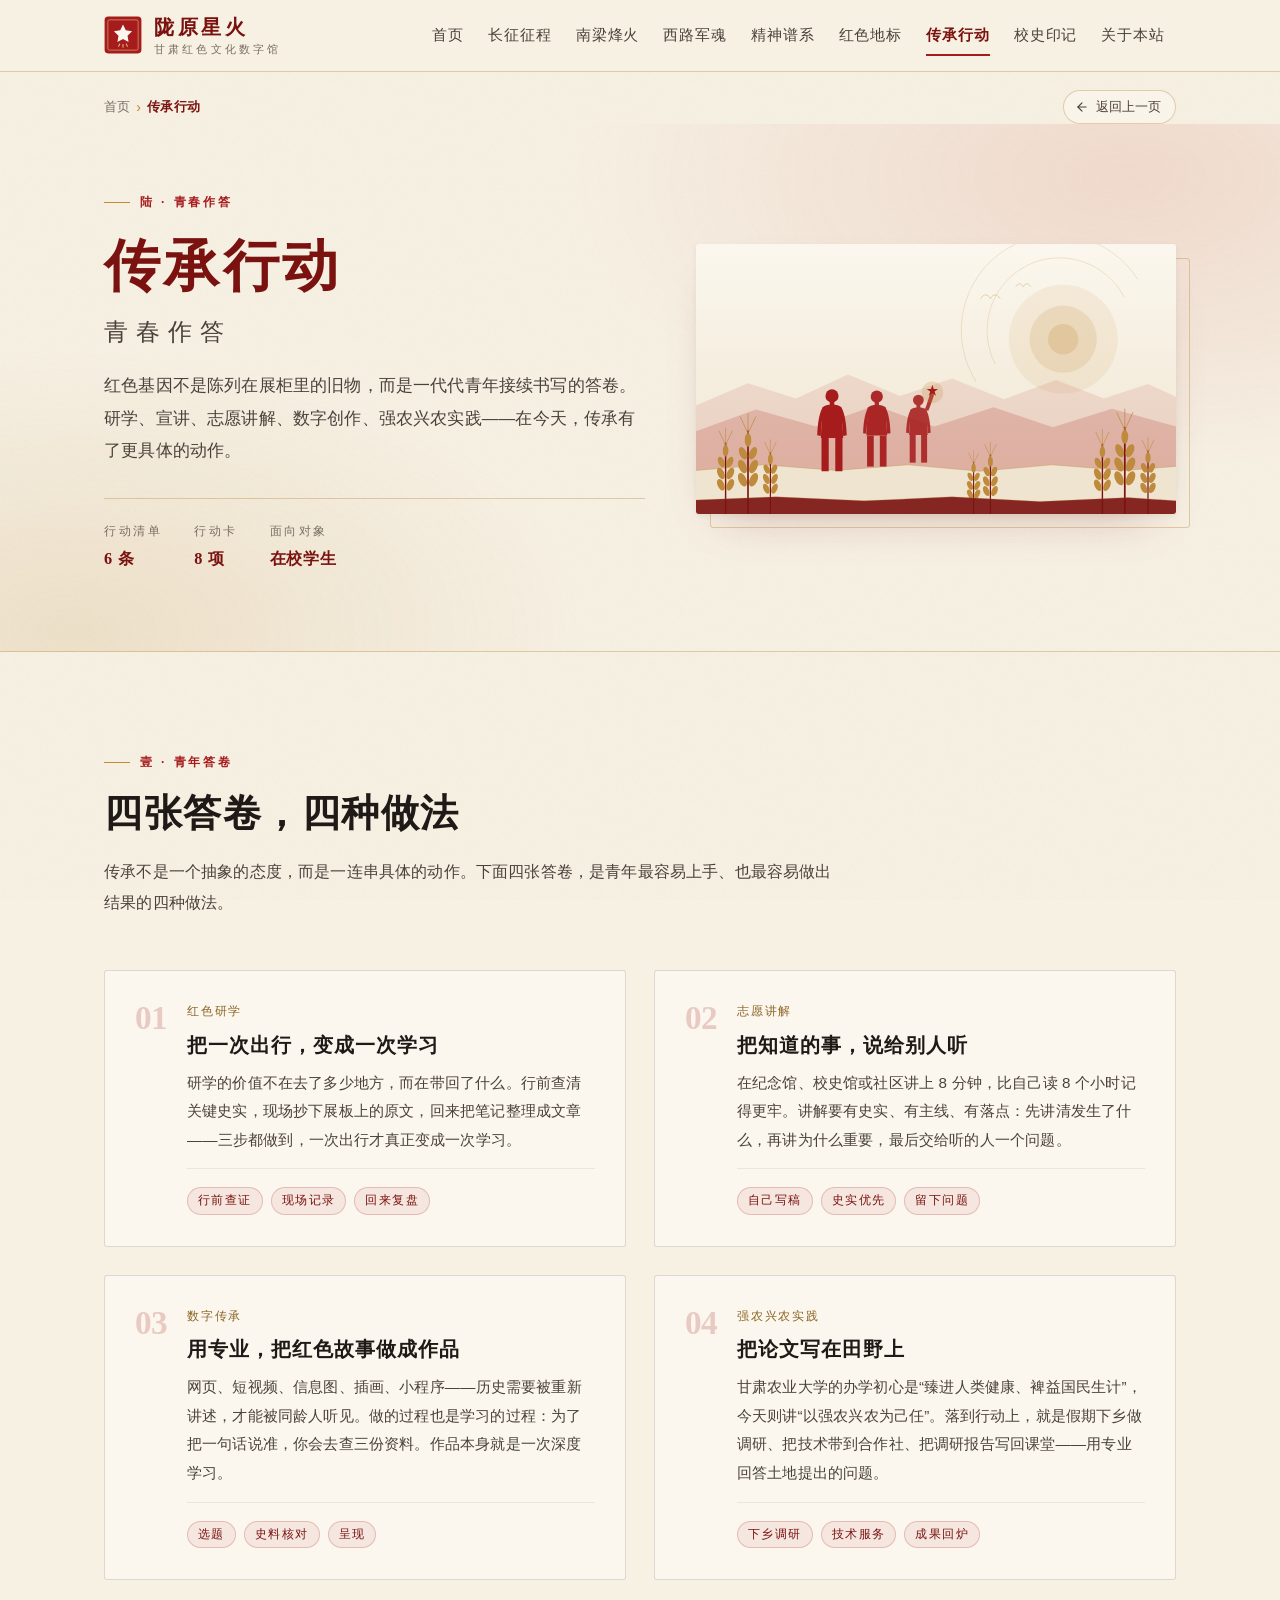
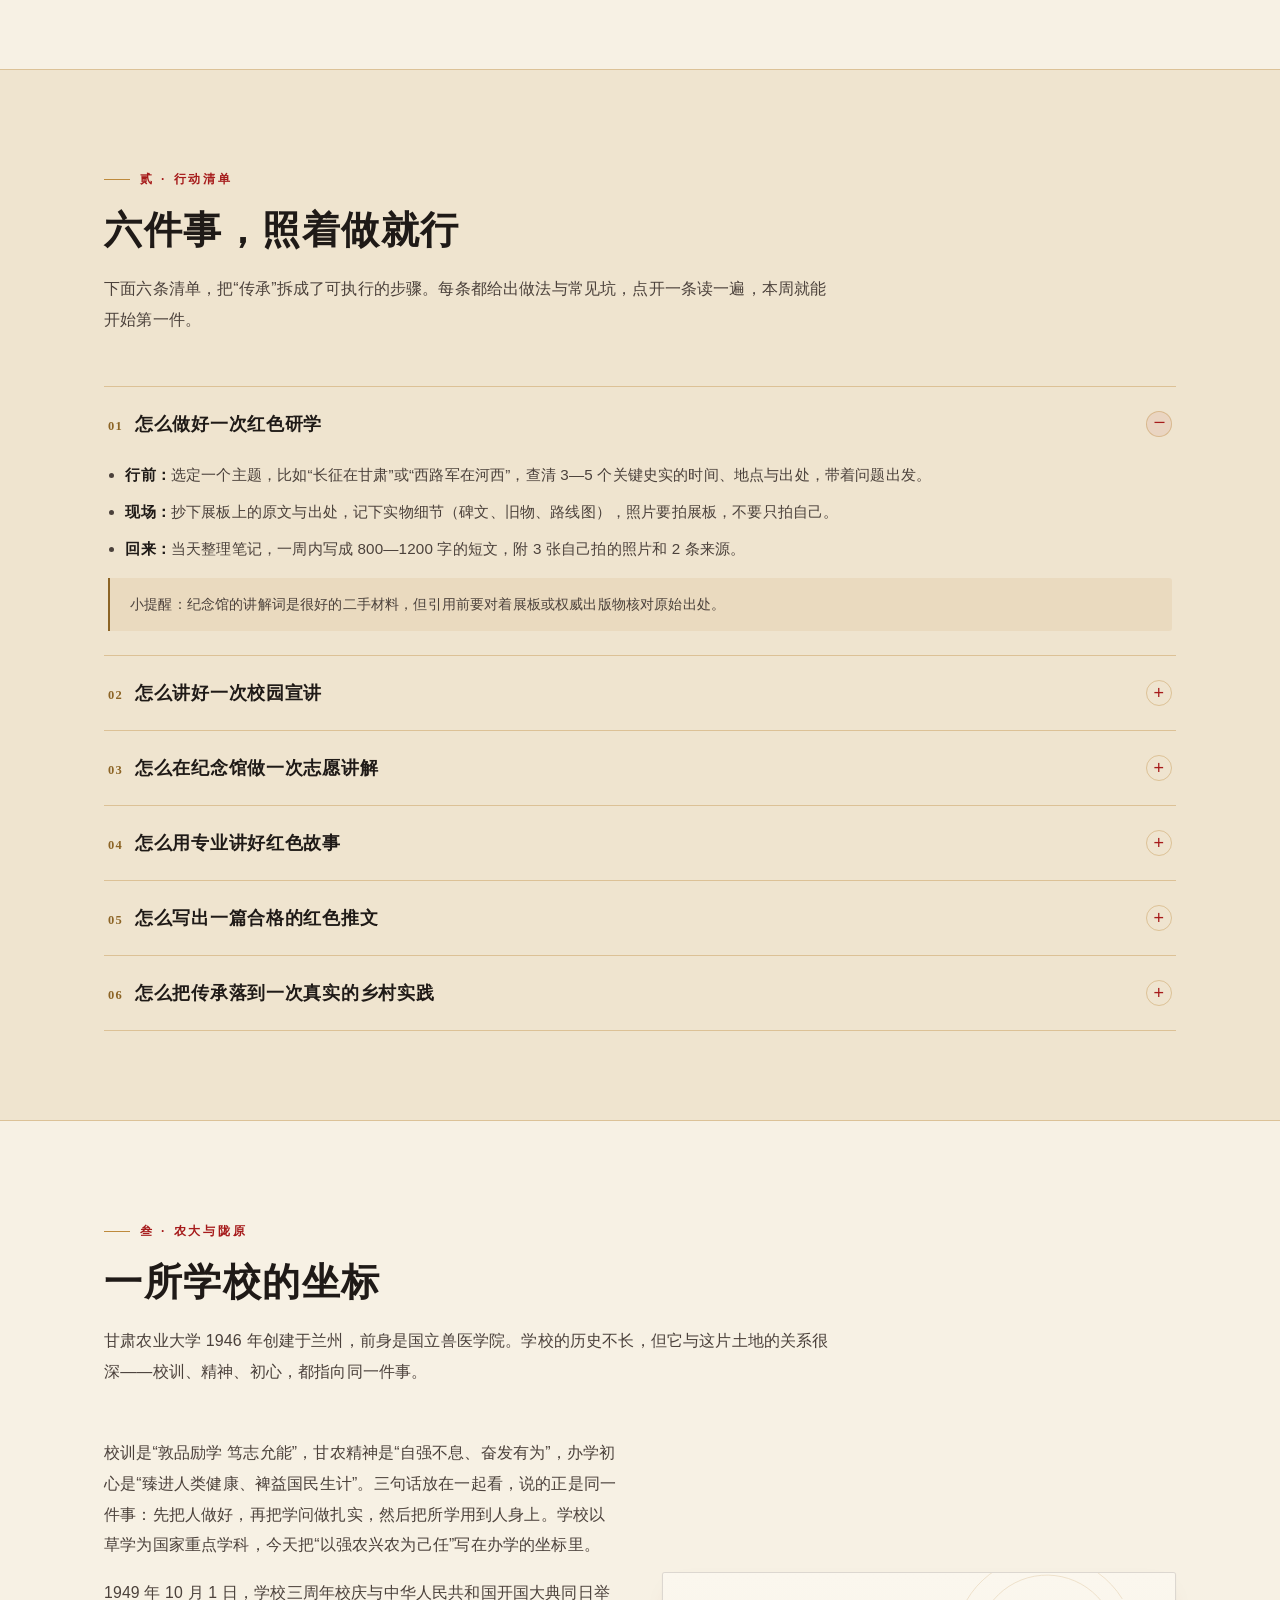
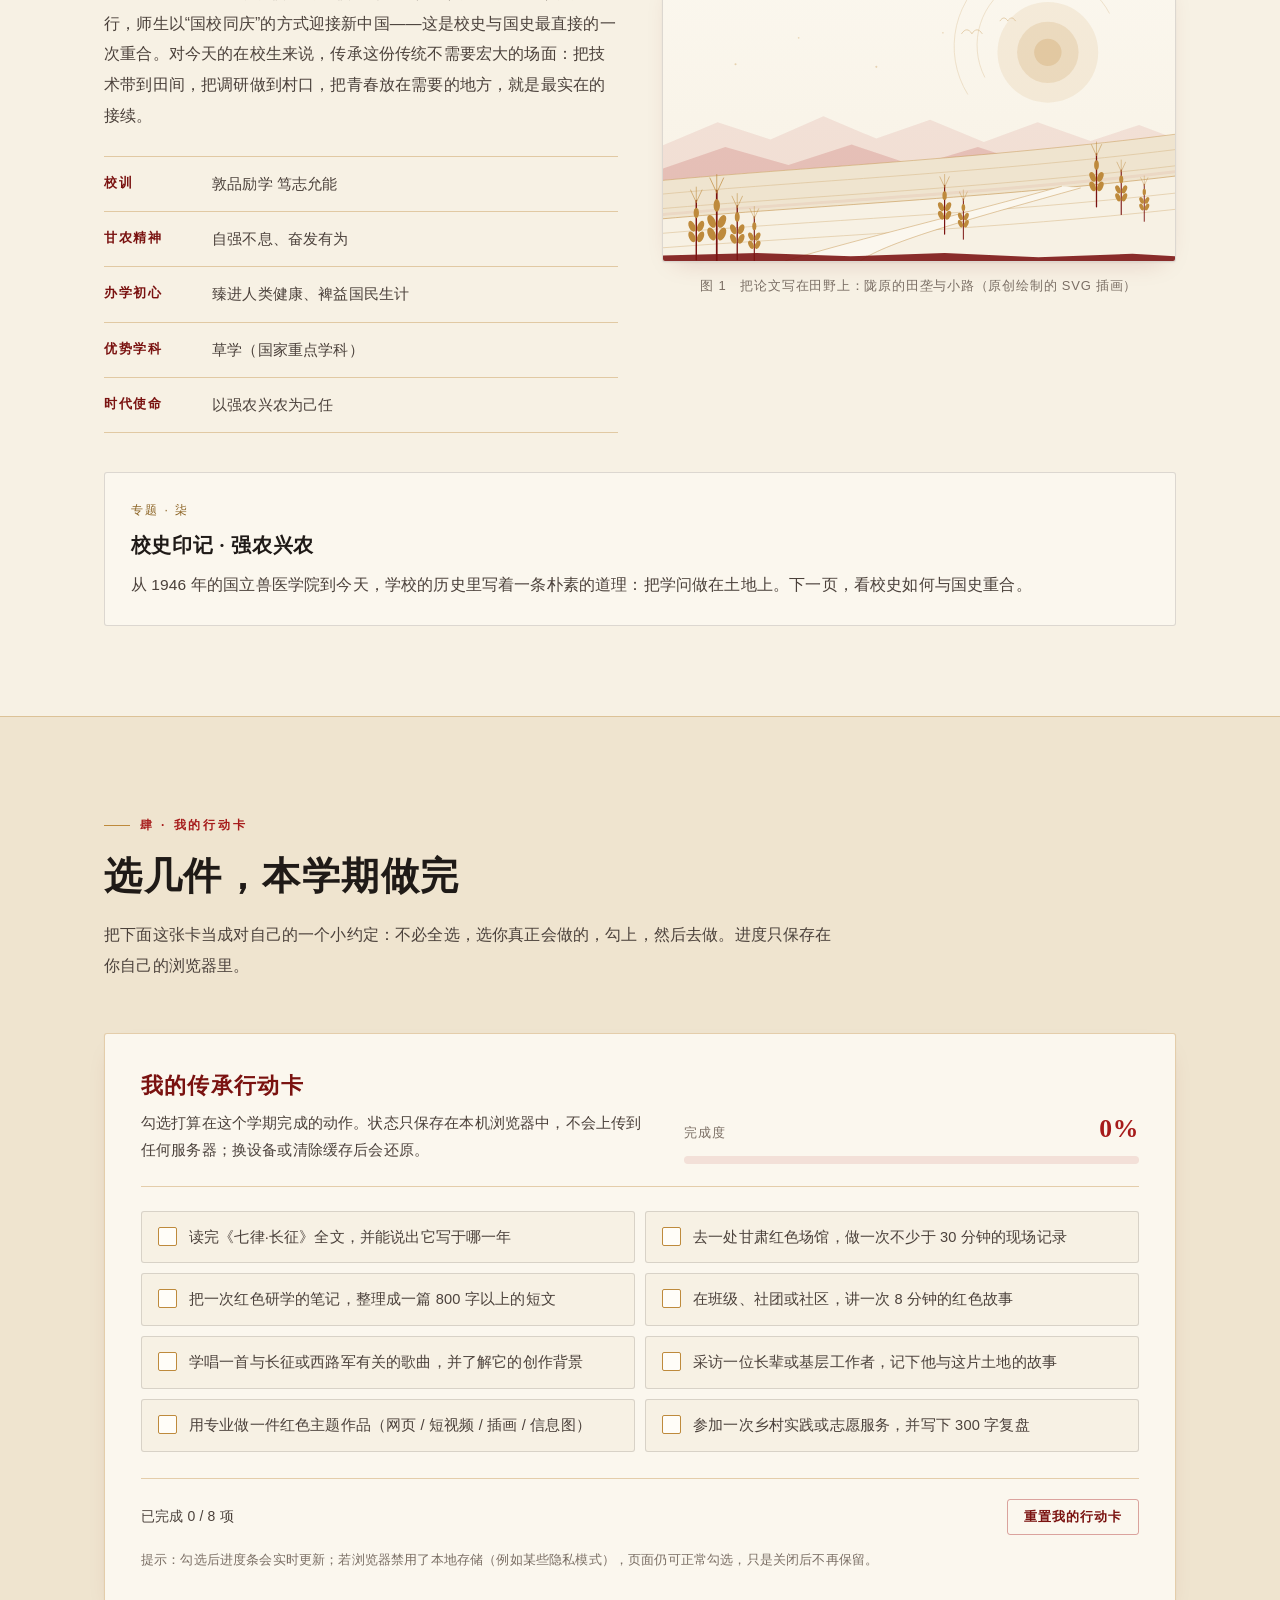
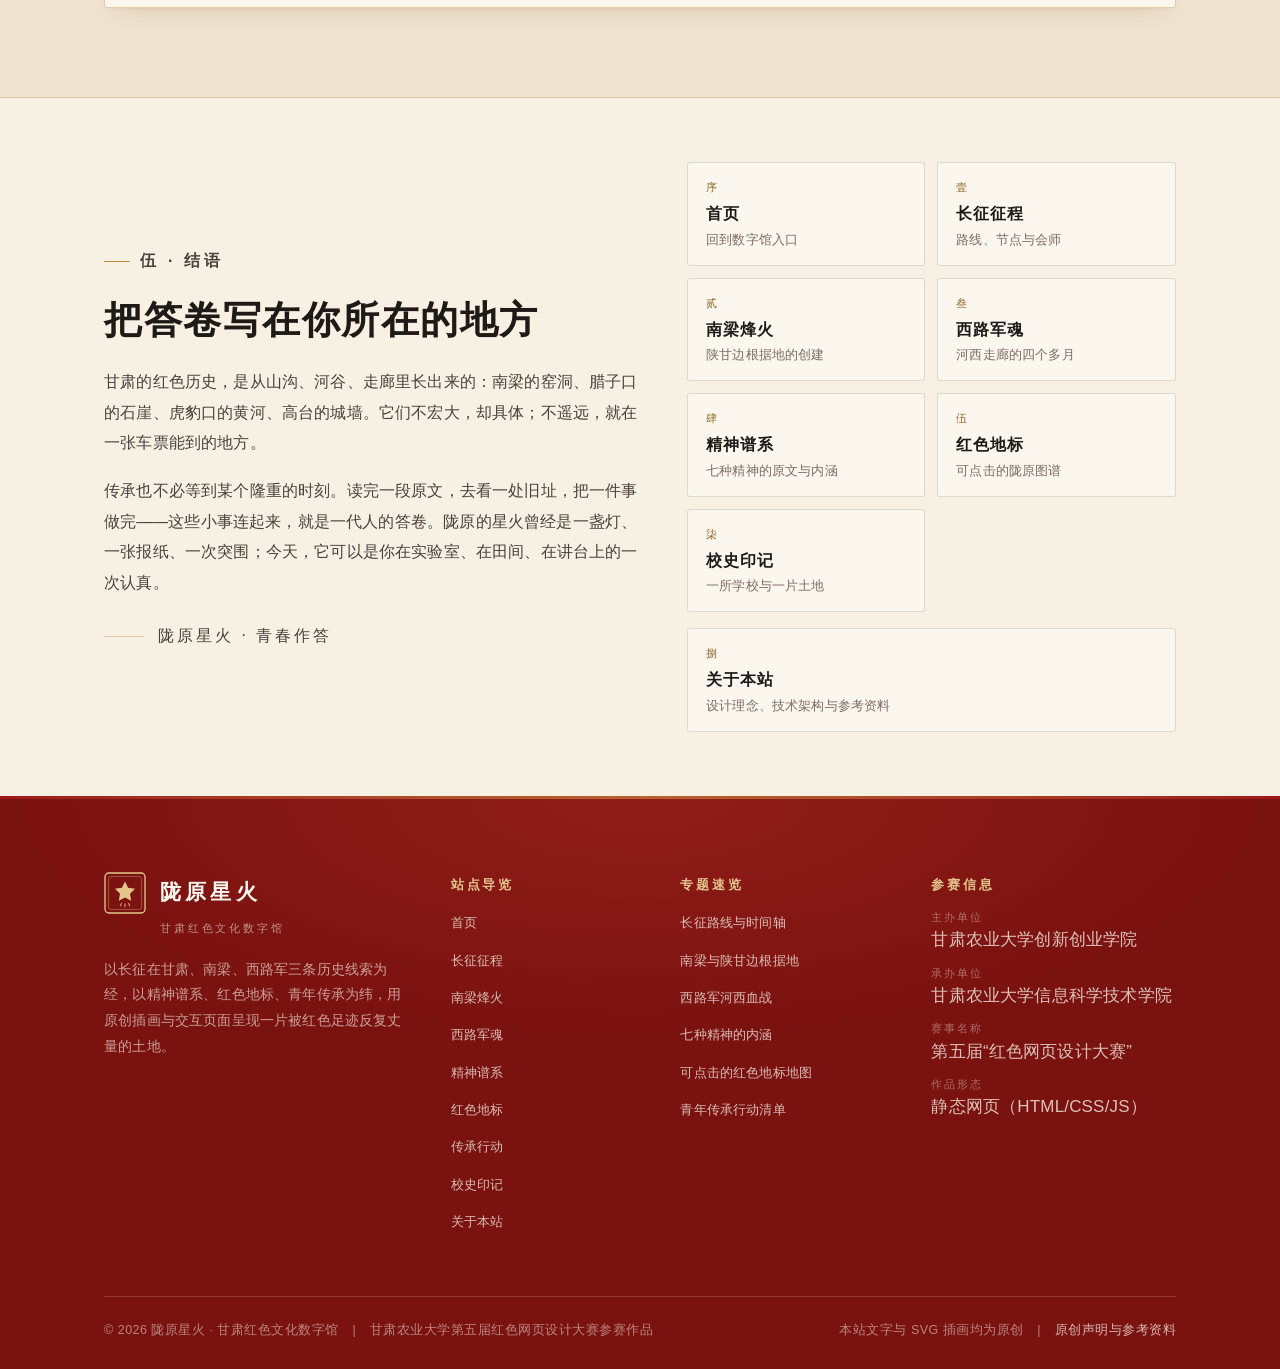
<file: chuancheng.html>
<!DOCTYPE html>
<html lang="zh-CN" class="no-js">
<head>
<meta charset="UTF-8">
<meta name="viewport" content="width=device-width, initial-scale=1">
<title>传承行动 · 青春作答 | 陇原星火 · 甘肃红色文化数字馆</title>
<meta name="description" content="红色基因不是陈列在展柜里的旧物，而是一代代青年接续书写的答卷。红色研学、校园宣讲、志愿讲解、数字创作、强农兴农实践——今天我们如何传承，这一页给出可执行的清单。">
<meta name="keywords" content="红色基因传承,青年,红色研学,志愿讲解,强农兴农,甘肃农业大学,传承行动">
<meta name="author" content="甘肃农业大学 第五届红色网页设计大赛参赛作品">
<meta name="theme-color" content="#7A1210">
<link rel="icon" href="images/favicon.svg" type="image/svg+xml">
<link rel="stylesheet" href="css/base.css">
<link rel="stylesheet" href="css/chuancheng.css">
<script>document.documentElement.className = document.documentElement.className.replace("no-js", "js");</script>
</head>
<body class="page-chuancheng">
<a class="skip-link" href="#main">跳到主要内容</a>
<noscript><p class="noscript-note">本站部分交互效果需要启用 JavaScript；未启用时，全部图文内容仍可正常阅读。</p></noscript>
<div class="progress-bar" aria-hidden="true"><span data-progress></span></div>
<!-- SHELL:HEADER:START（页头由 _build/gen_skeleton.py 统一维护，请勿手动修改） -->
<header class="site-header">
  <div class="wrap site-header__inner">
    <a class="brand" href="index.html" aria-label="陇原星火 · 甘肃红色文化数字馆 首页">
      <img class="brand__logo" src="images/logo.svg" alt="" width="38" height="38">
      <span class="brand__text">
        <span class="brand__name">陇原星火</span>
        <span class="brand__sub">甘肃红色文化数字馆</span>
      </span>
    </a>
    <button class="nav-toggle" type="button" aria-expanded="false" aria-controls="site-nav" aria-label="打开导航菜单">
      <span class="nav-toggle__bars"><span></span></span>
    </button>
    <nav class="nav" id="site-nav" aria-label="主导航">
      <a class="nav__link" href="index.html">首页</a>
      <a class="nav__link" href="changzheng.html">长征征程</a>
      <a class="nav__link" href="nanliang.html">南梁烽火</a>
      <a class="nav__link" href="xilu.html">西路军魂</a>
      <a class="nav__link" href="jingshen.html">精神谱系</a>
      <a class="nav__link" href="dizhi.html">红色地标</a>
      <a class="nav__link" href="chuancheng.html" aria-current="page">传承行动</a>
      <a class="nav__link" href="xiaoshi.html">校史印记</a>
      <a class="nav__link" href="guanyu.html">关于本站</a>
    </nav>
  </div>
</header>
<!-- SHELL:HEADER:END -->

<main id="main" class="main">
  <!-- SHELL:CRUMBS:START（面包屑由 _build/gen_skeleton.py 统一维护） -->
  <nav class="crumbs" aria-label="面包屑导航">
    <div class="wrap crumbs__inner">
      <ol class="crumbs__list">
        <li><a href="index.html">首页</a></li>
        <li><span aria-current="page">传承行动</span></li>
      </ol>
      <button class="back-link" type="button" data-back data-back-href="index.html">
        <svg width="14" height="14" viewBox="0 0 24 24" fill="none" stroke="currentColor" stroke-width="2" stroke-linecap="round" stroke-linejoin="round" aria-hidden="true"><path d="M19 12H5"/><path d="M12 19l-7-7 7-7"/></svg>
        返回上一页
      </button>
    </div>
  </nav>
  <!-- SHELL:CRUMBS:END -->
<!-- MAIN:START -->
  <section class="page-hero">
    <div class="wrap page-hero__inner">
      <div class="page-hero__meta">
        <p class="eyebrow">陆 · 青春作答</p>
        <h1 class="page-hero__title">传承行动 <span class="page-hero__title-sub">青春作答</span></h1>
        <p class="page-hero__desc">红色基因不是陈列在展柜里的旧物，而是一代代青年接续书写的答卷。研学、宣讲、志愿讲解、数字创作、强农兴农实践——在今天，传承有了更具体的动作。</p>
        <ul class="page-hero__facts">
          <li><span>行动清单</span><strong>6 条</strong></li>
          <li><span>行动卡</span><strong>8 项</strong></li>
          <li><span>面向对象</span><strong>在校学生</strong></li>
        </ul>
      </div>
      <div class="page-hero__art reveal">
        <img src="images/chuancheng-hero.svg" alt="晨光山峦前三位青年的背影立于田野，一人高举星火，两侧是金色麦浪" width="1200" height="675" fetchpriority="high">
      </div>
    </div>
  </section>
  <!-- 一、青年答卷 -->
  <section class="section" id="cc-answer-section">
    <div class="wrap">
      <header class="section-head reveal">
        <p class="eyebrow">壹 · 青年答卷</p>
        <h2 class="section-title">四张答卷，四种做法</h2>
        <p class="section-lead">传承不是一个抽象的态度，而是一连串具体的动作。下面四张答卷，是青年最容易上手、也最容易做出结果的四种做法。</p>
      </header>

      <div class="cc-answers reveal" style="--i:1">
        <article class="cc-answer">
          <p class="cc-answer__num" aria-hidden="true">01</p>
          <div class="cc-answer__body">
            <p class="cc-answer__tag">红色研学</p>
            <h3 class="cc-answer__title">把一次出行，变成一次学习</h3>
            <p class="cc-answer__text">研学的价值不在去了多少地方，而在带回了什么。行前查清关键史实，现场抄下展板上的原文，回来把笔记整理成文章——三步都做到，一次出行才真正变成一次学习。</p>
            <ul class="cc-answer__tags">
              <li><span class="tag">行前查证</span></li>
              <li><span class="tag">现场记录</span></li>
              <li><span class="tag">回来复盘</span></li>
            </ul>
          </div>
        </article>

        <article class="cc-answer">
          <p class="cc-answer__num" aria-hidden="true">02</p>
          <div class="cc-answer__body">
            <p class="cc-answer__tag">志愿讲解</p>
            <h3 class="cc-answer__title">把知道的事，说给别人听</h3>
            <p class="cc-answer__text">在纪念馆、校史馆或社区讲上 8 分钟，比自己读 8 个小时记得更牢。讲解要有史实、有主线、有落点：先讲清发生了什么，再讲为什么重要，最后交给听的人一个问题。</p>
            <ul class="cc-answer__tags">
              <li><span class="tag">自己写稿</span></li>
              <li><span class="tag">史实优先</span></li>
              <li><span class="tag">留下问题</span></li>
            </ul>
          </div>
        </article>

        <article class="cc-answer">
          <p class="cc-answer__num" aria-hidden="true">03</p>
          <div class="cc-answer__body">
            <p class="cc-answer__tag">数字传承</p>
            <h3 class="cc-answer__title">用专业，把红色故事做成作品</h3>
            <p class="cc-answer__text">网页、短视频、信息图、插画、小程序——历史需要被重新讲述，才能被同龄人听见。做的过程也是学习的过程：为了把一句话说准，你会去查三份资料。作品本身就是一次深度学习。</p>
            <ul class="cc-answer__tags">
              <li><span class="tag">选题</span></li>
              <li><span class="tag">史料核对</span></li>
              <li><span class="tag">呈现</span></li>
            </ul>
          </div>
        </article>

        <article class="cc-answer">
          <p class="cc-answer__num" aria-hidden="true">04</p>
          <div class="cc-answer__body">
            <p class="cc-answer__tag">强农兴农实践</p>
            <h3 class="cc-answer__title">把论文写在田野上</h3>
            <p class="cc-answer__text">甘肃农业大学的办学初心是“臻进人类健康、裨益国民生计”，今天则讲“以强农兴农为己任”。落到行动上，就是假期下乡做调研、把技术带到合作社、把调研报告写回课堂——用专业回答土地提出的问题。</p>
            <ul class="cc-answer__tags">
              <li><span class="tag">下乡调研</span></li>
              <li><span class="tag">技术服务</span></li>
              <li><span class="tag">成果回炉</span></li>
            </ul>
          </div>
        </article>
      </div>
    </div>
  </section>

  <!-- 二、可执行清单 -->
  <section class="section section--paper" id="cc-list-section">
    <div class="wrap">
      <header class="section-head reveal">
        <p class="eyebrow">贰 · 行动清单</p>
        <h2 class="section-title">六件事，照着做就行</h2>
        <p class="section-lead">下面六条清单，把“传承”拆成了可执行的步骤。每条都给出做法与常见坑，点开一条读一遍，本周就能开始第一件。</p>
      </header>

      <div class="accordion cc-list reveal" data-acc-group style="--i:1">
        <details class="acc-item" open>
          <summary class="acc-item__head"><span><span class="acc-item__idx">01</span>怎么做好一次红色研学</span></summary>
          <div class="acc-item__body">
            <ul>
              <li><b>行前：</b>选定一个主题，比如“长征在甘肃”或“西路军在河西”，查清 3—5 个关键史实的时间、地点与出处，带着问题出发。</li>
              <li><b>现场：</b>抄下展板上的原文与出处，记下实物细节（碑文、旧物、路线图），照片要拍展板，不要只拍自己。</li>
              <li><b>回来：</b>当天整理笔记，一周内写成 800—1200 字的短文，附 3 张自己拍的照片和 2 条来源。</li>
            </ul>
            <p class="note note--gold">小提醒：纪念馆的讲解词是很好的二手材料，但引用前要对着展板或权威出版物核对原始出处。</p>
          </div>
        </details>

        <details class="acc-item">
          <summary class="acc-item__head"><span><span class="acc-item__idx">02</span>怎么讲好一次校园宣讲</span></summary>
          <div class="acc-item__body">
            <ul>
              <li><b>切口要小：</b>不要讲“长征精神概述”，讲“哈达铺的一张报纸如何改变了行军方向”。小切口才讲得深。</li>
              <li><b>三分钟开场：</b>先给一个现场细节或一句原话，再交代背景，让听众先“看见”，再“理解”。</li>
              <li><b>结构：</b>一个故事 + 一句原文 + 一个今天的落点。全程控制在 8—12 分钟。</li>
              <li><b>结尾：</b>留一个问题给听众，比如“如果你是当时的决策者，你会怎么选？”</li>
            </ul>
          </div>
        </details>

        <details class="acc-item">
          <summary class="acc-item__head"><span><span class="acc-item__idx">03</span>怎么在纪念馆做一次志愿讲解</span></summary>
          <div class="acc-item__body">
            <ul>
              <li>先跟着馆内讲解员完整听三遍，记下动线、时长和重点展品。</li>
              <li>讲稿自己重写，按“时间—地点—人物—意义”四要素组织，不背讲解词。</li>
              <li>语速放慢、声音放稳，手势少而准；遇到答不上来的问题，就说“我回去查证后答复您”。</li>
              <li>每次讲完记一条改进：哪一段观众最安静，哪一段有人低头看手机。</li>
            </ul>
            <p class="note">底线：宁可少讲一个细节，不可说错一个日期。讲解员的一句口误，听的人可能会记很多年。</p>
          </div>
        </details>

        <details class="acc-item">
          <summary class="acc-item__head"><span><span class="acc-item__idx">04</span>怎么用专业讲好红色故事</span></summary>
          <div class="acc-item__body">
            <ul>
              <li><b>找交叉点：</b>自己的专业能碰到哪段历史？农学可以讲边区大生产，水利可以讲引水工程，设计可以讲展陈与视觉。</li>
              <li><b>定形式：</b>网页、插画、信息图、短视频、H5、数据可视化——选自己真正做得出的那一种。</li>
              <li><b>查史料：</b>引语必须来自权威文本，日期、地名、人名逐个核对，不确定的就不写。</li>
              <li><b>请人挑错：</b>完成后请老师或纪念馆工作人员看一遍，专门挑史实错误，而不是只夸好看。</li>
            </ul>
          </div>
        </details>

        <details class="acc-item">
          <summary class="acc-item__head"><span><span class="acc-item__idx">05</span>怎么写出一篇合格的红色推文</span></summary>
          <div class="acc-item__body">
            <ul>
              <li><b>标题不喊口号：</b>用一个具体的问题或场景，比如“哈达铺的报纸，是从哪间铺子收来的？”</li>
              <li><b>开头给细节：</b>前 15 秒（或前三行）必须有画面；中间用时间线推进；结尾落到一个人或一件事。</li>
              <li><b>每 300 字一处来源：</b>书籍、展板、权威网站都可以，但不写“据说”“相传”。</li>
              <li><b>发布前三件事：</b>核对日期地名、检查图片版权、请一位同学试读并说出他记住的一句话。</li>
            </ul>
          </div>
        </details>

        <details class="acc-item">
          <summary class="acc-item__head"><span><span class="acc-item__idx">06</span>怎么把传承落到一次真实的乡村实践</span></summary>
          <div class="acc-item__body">
            <ul>
              <li><b>先看再问：</b>选一个具体的村或合作社，走访三天，把看到的问题记成清单，别急着给方案。</li>
              <li><b>做一件小事：</b>一次农技咨询、一份调研报告、一个宣传短片、一堂支教课——小而完整，比大而空好。</li>
              <li><b>留下能接着用的东西：</b>联系方式、资料包、给下一届同学的交接说明。</li>
            </ul>
            <p class="note note--gold">小提醒：不要承诺自己做不到的事。实践的价值不在于去了多远，而在于真的解决了什么。</p>
          </div>
        </details>
      </div>
    </div>
  </section>

  <!-- 三、农大与陇原 -->
  <section class="section" id="cc-school-section">
    <div class="wrap">
      <header class="section-head reveal">
        <p class="eyebrow">叁 · 农大与陇原</p>
        <h2 class="section-title">一所学校的坐标</h2>
        <p class="section-lead">甘肃农业大学 1946 年创建于兰州，前身是国立兽医学院。学校的历史不长，但它与这片土地的关系很深——校训、精神、初心，都指向同一件事。</p>
      </header>

      <div class="cc-school reveal" style="--i:1">
        <div class="cc-school__body">
          <p>校训是“敦品励学 笃志允能”，甘农精神是“自强不息、奋发有为”，办学初心是“臻进人类健康、裨益国民生计”。三句话放在一起看，说的正是同一件事：先把人做好，再把学问做扎实，然后把所学用到人身上。学校以草学为国家重点学科，今天把“以强农兴农为己任”写在办学的坐标里。</p>
          <p>1949 年 10 月 1 日，学校三周年校庆与中华人民共和国开国大典同日举行，师生以“国校同庆”的方式迎接新中国——这是校史与国史最直接的一次重合。对今天的在校生来说，传承这份传统不需要宏大的场面：把技术带到田间，把调研做到村口，把青春放在需要的地方，就是最实在的接续。</p>
          <ul class="cc-school__list">
            <li><b>校训</b><span>敦品励学 笃志允能</span></li>
            <li><b>甘农精神</b><span>自强不息、奋发有为</span></li>
            <li><b>办学初心</b><span>臻进人类健康、裨益国民生计</span></li>
            <li><b>优势学科</b><span>草学（国家重点学科）</span></li>
            <li><b>时代使命</b><span>以强农兴农为己任</span></li>
          </ul>
        </div>
        <figure class="figure cc-figure">
          <img src="images/chuancheng-fields.svg" alt="朝阳下层叠的田垄与通向远山的小路，田埂上立着麦穗" width="1200" height="675" loading="lazy">
          <figcaption class="figure__cap">图 1　把论文写在田野上：陇原的田垄与小路（原创绘制的 SVG 插画）</figcaption>
        </figure>
      </div>

      <a class="card card--link mt-block reveal" href="xiaoshi.html" style="--i:2">
        <div class="card__body">
          <p class="card__tag">专题 · 柒</p>
          <h3 class="card__title">校史印记 · 强农兴农</h3>
          <p class="card__text">从 1946 年的国立兽医学院到今天，学校的历史里写着一条朴素的道理：把学问做在土地上。下一页，看校史如何与国史重合。</p>
        </div>
      </a>
    </div>
  </section>

  <!-- 四、我的传承行动卡 -->
  <section class="section section--paper" id="cc-action-section">
    <div class="wrap">
      <header class="section-head reveal">
        <p class="eyebrow">肆 · 我的行动卡</p>
        <h2 class="section-title">选几件，本学期做完</h2>
        <p class="section-lead">把下面这张卡当成对自己的一个小约定：不必全选，选你真正会做的，勾上，然后去做。进度只保存在你自己的浏览器里。</p>
      </header>

      <div class="cc-action reveal" data-cc-action style="--i:1">
        <div class="cc-action__top">
          <div class="cc-action__intro">
            <h3 class="cc-action__title">我的传承行动卡</h3>
            <p>勾选打算在这个学期完成的动作。状态只保存在本机浏览器中，不会上传到任何服务器；换设备或清除缓存后会还原。</p>
          </div>
          <div class="cc-progress">
            <div class="cc-progress__meta">
              <span>完成度</span>
              <span class="cc-progress__pct" data-cc-pct>0%</span>
            </div>
            <div class="cc-progress__track" role="progressbar" aria-label="行动卡完成度" aria-valuemin="0" aria-valuemax="100" aria-valuenow="0" data-cc-bar>
              <span class="cc-progress__fill" data-cc-fill></span>
            </div>
          </div>
        </div>

        <ul class="cc-checks">
          <li class="cc-check">
            <input type="checkbox" id="cc-a1" value="a1" data-cc-check>
            <label class="cc-check__label" for="cc-a1"><span class="cc-check__box" aria-hidden="true"></span><span>读完《七律·长征》全文，并能说出它写于哪一年</span></label>
          </li>
          <li class="cc-check">
            <input type="checkbox" id="cc-a2" value="a2" data-cc-check>
            <label class="cc-check__label" for="cc-a2"><span class="cc-check__box" aria-hidden="true"></span><span>去一处甘肃红色场馆，做一次不少于 30 分钟的现场记录</span></label>
          </li>
          <li class="cc-check">
            <input type="checkbox" id="cc-a3" value="a3" data-cc-check>
            <label class="cc-check__label" for="cc-a3"><span class="cc-check__box" aria-hidden="true"></span><span>把一次红色研学的笔记，整理成一篇 800 字以上的短文</span></label>
          </li>
          <li class="cc-check">
            <input type="checkbox" id="cc-a4" value="a4" data-cc-check>
            <label class="cc-check__label" for="cc-a4"><span class="cc-check__box" aria-hidden="true"></span><span>在班级、社团或社区，讲一次 8 分钟的红色故事</span></label>
          </li>
          <li class="cc-check">
            <input type="checkbox" id="cc-a5" value="a5" data-cc-check>
            <label class="cc-check__label" for="cc-a5"><span class="cc-check__box" aria-hidden="true"></span><span>学唱一首与长征或西路军有关的歌曲，并了解它的创作背景</span></label>
          </li>
          <li class="cc-check">
            <input type="checkbox" id="cc-a6" value="a6" data-cc-check>
            <label class="cc-check__label" for="cc-a6"><span class="cc-check__box" aria-hidden="true"></span><span>采访一位长辈或基层工作者，记下他与这片土地的故事</span></label>
          </li>
          <li class="cc-check">
            <input type="checkbox" id="cc-a7" value="a7" data-cc-check>
            <label class="cc-check__label" for="cc-a7"><span class="cc-check__box" aria-hidden="true"></span><span>用专业做一件红色主题作品（网页 / 短视频 / 插画 / 信息图）</span></label>
          </li>
          <li class="cc-check">
            <input type="checkbox" id="cc-a8" value="a8" data-cc-check>
            <label class="cc-check__label" for="cc-a8"><span class="cc-check__box" aria-hidden="true"></span><span>参加一次乡村实践或志愿服务，并写下 300 字复盘</span></label>
          </li>
        </ul>

        <div class="cc-action__foot">
          <p class="cc-action__status" data-cc-status aria-live="polite">已完成 0 / 8 项</p>
          <button class="btn btn--ghost btn--small" type="button" data-cc-reset>重置我的行动卡</button>
          <p class="cc-action__tip">提示：勾选后进度条会实时更新；若浏览器禁用了本地存储（例如某些隐私模式），页面仍可正常勾选，只是关闭后不再保留。</p>
        </div>
      </div>
    </div>
  </section>

  <!-- 五、结语与站点导航 -->
  <section class="section section--tight" id="cc-ending-section">
    <div class="wrap">
      <div class="cc-ending">
        <div class="cc-ending__body reveal">
          <p class="eyebrow">伍 · 结语</p>
          <h2 class="section-title">把答卷写在你所在的地方</h2>
          <p>甘肃的红色历史，是从山沟、河谷、走廊里长出来的：南梁的窑洞、腊子口的石崖、虎豹口的黄河、高台的城墙。它们不宏大，却具体；不遥远，就在一张车票能到的地方。</p>
          <p>传承也不必等到某个隆重的时刻。读完一段原文，去看一处旧址，把一件事做完——这些小事连起来，就是一代人的答卷。陇原的星火曾经是一盏灯、一张报纸、一次突围；今天，它可以是你在实验室、在田间、在讲台上的一次认真。</p>
          <p class="cc-ending__sign">陇原星火 · 青春作答</p>
        </div>

        <nav class="cc-nav reveal" aria-label="站内导航" style="--i:1">
          <a class="cc-nav__item" href="index.html">
            <span class="cc-nav__num">序</span>
            <span class="cc-nav__title">首页</span>
            <span class="cc-nav__desc">回到数字馆入口</span>
          </a>
          <a class="cc-nav__item" href="changzheng.html">
            <span class="cc-nav__num">壹</span>
            <span class="cc-nav__title">长征征程</span>
            <span class="cc-nav__desc">路线、节点与会师</span>
          </a>
          <a class="cc-nav__item" href="nanliang.html">
            <span class="cc-nav__num">贰</span>
            <span class="cc-nav__title">南梁烽火</span>
            <span class="cc-nav__desc">陕甘边根据地的创建</span>
          </a>
          <a class="cc-nav__item" href="xilu.html">
            <span class="cc-nav__num">叁</span>
            <span class="cc-nav__title">西路军魂</span>
            <span class="cc-nav__desc">河西走廊的四个多月</span>
          </a>
          <a class="cc-nav__item" href="jingshen.html">
            <span class="cc-nav__num">肆</span>
            <span class="cc-nav__title">精神谱系</span>
            <span class="cc-nav__desc">七种精神的原文与内涵</span>
          </a>
          <a class="cc-nav__item" href="dizhi.html">
            <span class="cc-nav__num">伍</span>
            <span class="cc-nav__title">红色地标</span>
            <span class="cc-nav__desc">可点击的陇原图谱</span>
          </a>
          <a class="cc-nav__item" href="xiaoshi.html">
            <span class="cc-nav__num">柒</span>
            <span class="cc-nav__title">校史印记</span>
            <span class="cc-nav__desc">一所学校与一片土地</span>
          </a>
          <a class="cc-nav__item cc-nav__back" href="guanyu.html">
            <span class="cc-nav__num">捌</span>
            <span class="cc-nav__title">关于本站</span>
            <span class="cc-nav__desc">设计理念、技术架构与参考资料</span>
          </a>
        </nav>
      </div>
    </div>
  </section>
  <!-- MAIN:END -->
</main>

<!-- SHELL:FOOTER:START（页脚由 _build/gen_skeleton.py 统一维护，请勿手动修改） -->
<footer class="site-footer">
  <div class="wrap">
    <div class="footer__grid">
      <div class="footer__col">
        <div class="footer__brand">
          <img class="brand__logo" src="images/logo-light.svg" alt="" width="42" height="42">
          <div>
            <p class="footer__brand-name">陇原星火</p>
            <p class="footer__brand-sub">甘肃红色文化数字馆</p>
          </div>
        </div>
        <p class="footer__desc">以长征在甘肃、南梁、西路军三条历史线索为经，以精神谱系、红色地标、青年传承为纬，用原创插画与交互页面呈现一片被红色足迹反复丈量的土地。</p>
      </div>
      <div class="footer__col">
        <h2 class="footer__title">站点导览</h2>
        <ul class="footer__links">
          <li><a href="index.html">首页</a></li>
          <li><a href="changzheng.html">长征征程</a></li>
          <li><a href="nanliang.html">南梁烽火</a></li>
          <li><a href="xilu.html">西路军魂</a></li>
          <li><a href="jingshen.html">精神谱系</a></li>
          <li><a href="dizhi.html">红色地标</a></li>
          <li><a href="chuancheng.html">传承行动</a></li>
          <li><a href="xiaoshi.html">校史印记</a></li>
          <li><a href="guanyu.html">关于本站</a></li>
        </ul>
      </div>
      <div class="footer__col">
        <h2 class="footer__title">专题速览</h2>
        <ul class="footer__links">
          <li><a href="changzheng.html">长征路线与时间轴</a></li>
          <li><a href="nanliang.html">南梁与陕甘边根据地</a></li>
          <li><a href="xilu.html">西路军河西血战</a></li>
          <li><a href="jingshen.html">七种精神的内涵</a></li>
          <li><a href="dizhi.html">可点击的红色地标地图</a></li>
          <li><a href="chuancheng.html">青年传承行动清单</a></li>
        </ul>
      </div>
      <div class="footer__col">
        <h2 class="footer__title">参赛信息</h2>
        <ul class="footer__links">
          <li><span>主办单位</span>甘肃农业大学创新创业学院</li>
          <li><span>承办单位</span>甘肃农业大学信息科学技术学院</li>
          <li><span>赛事名称</span>第五届“红色网页设计大赛”</li>
          <li><span>作品形态</span>静态网页（HTML/CSS/JS）</li>
        </ul>
      </div>
    </div>
    <div class="footer__bottom">
      <p>© <span data-year>2026</span> 陇原星火 · 甘肃红色文化数字馆　|　甘肃农业大学第五届红色网页设计大赛参赛作品</p>
      <p>本站文字与 SVG 插画均为原创　|　<a href="guanyu.html">原创声明与参考资料</a></p>
    </div>
  </div>
</footer>
<!-- SHELL:FOOTER:END -->

<script src="js/main.js"></script>
<script src="js/chuancheng.js"></script>
</body>
</html>
</file>
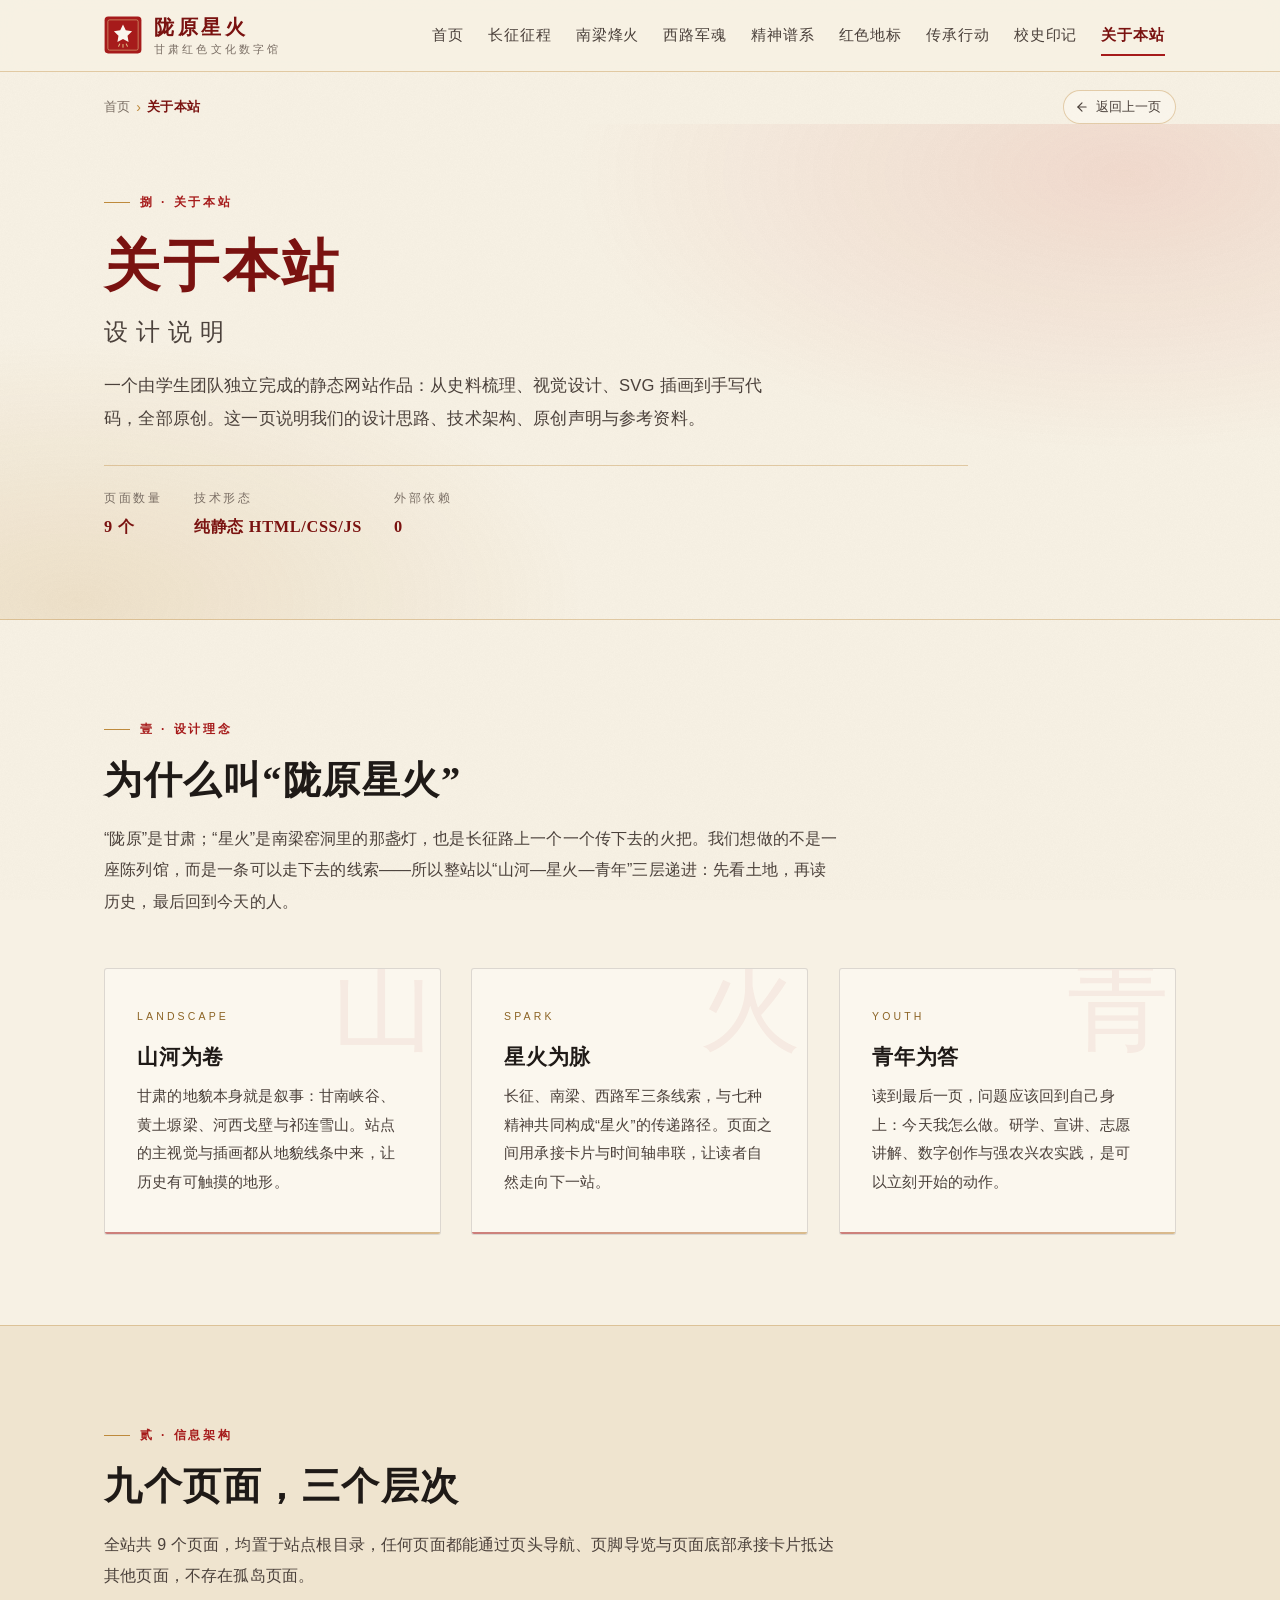
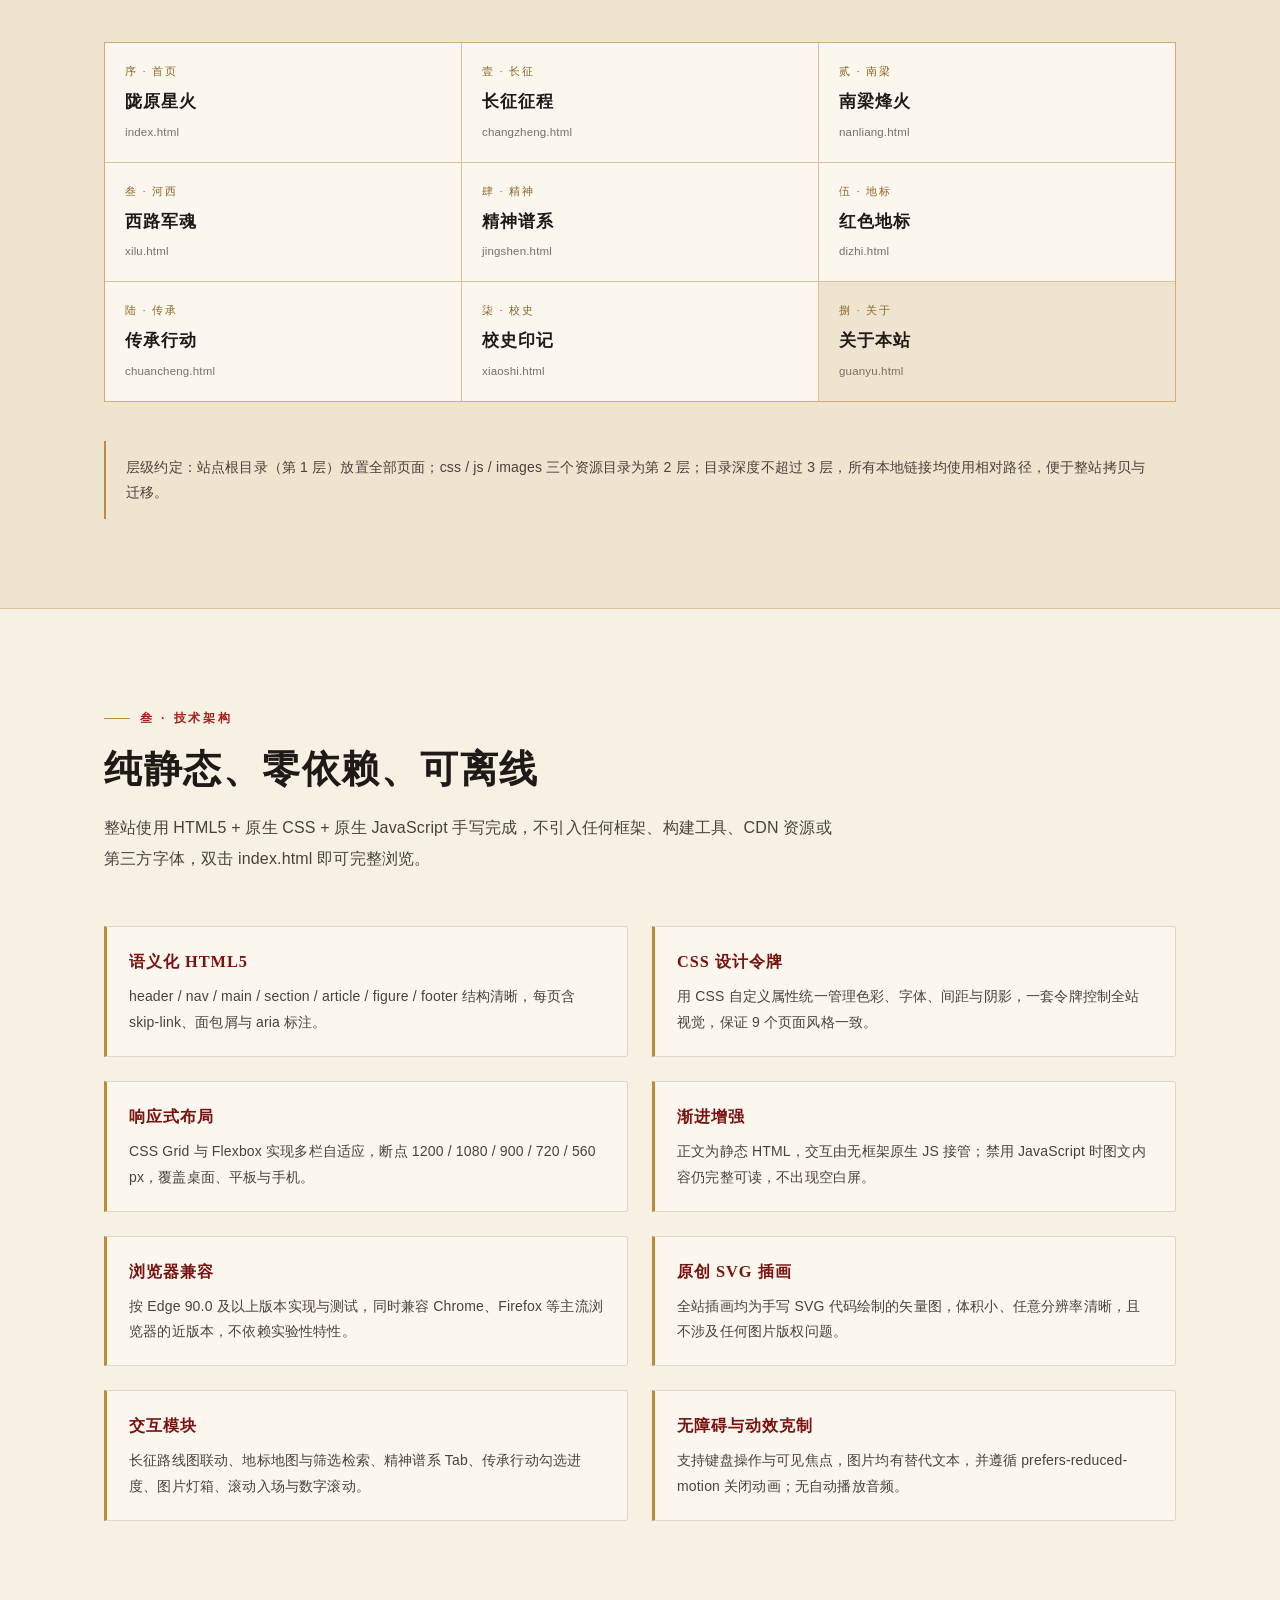
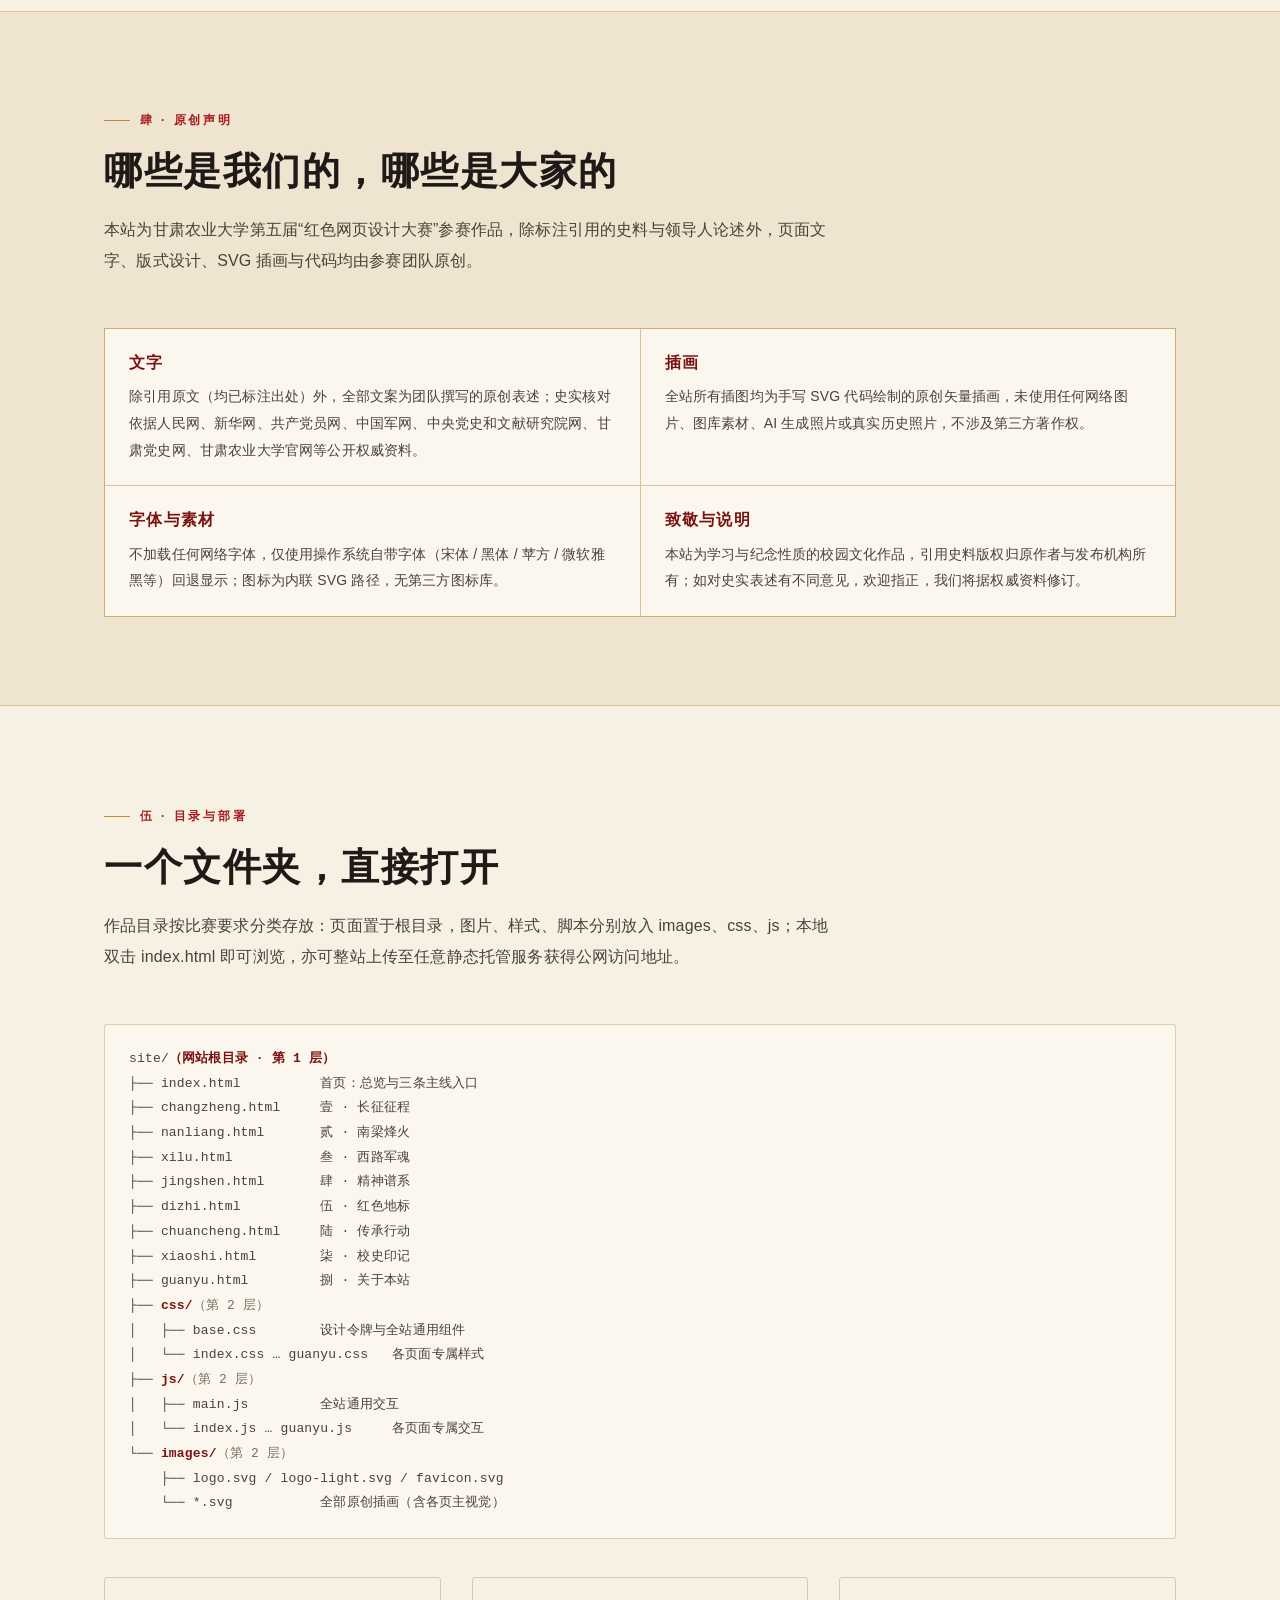
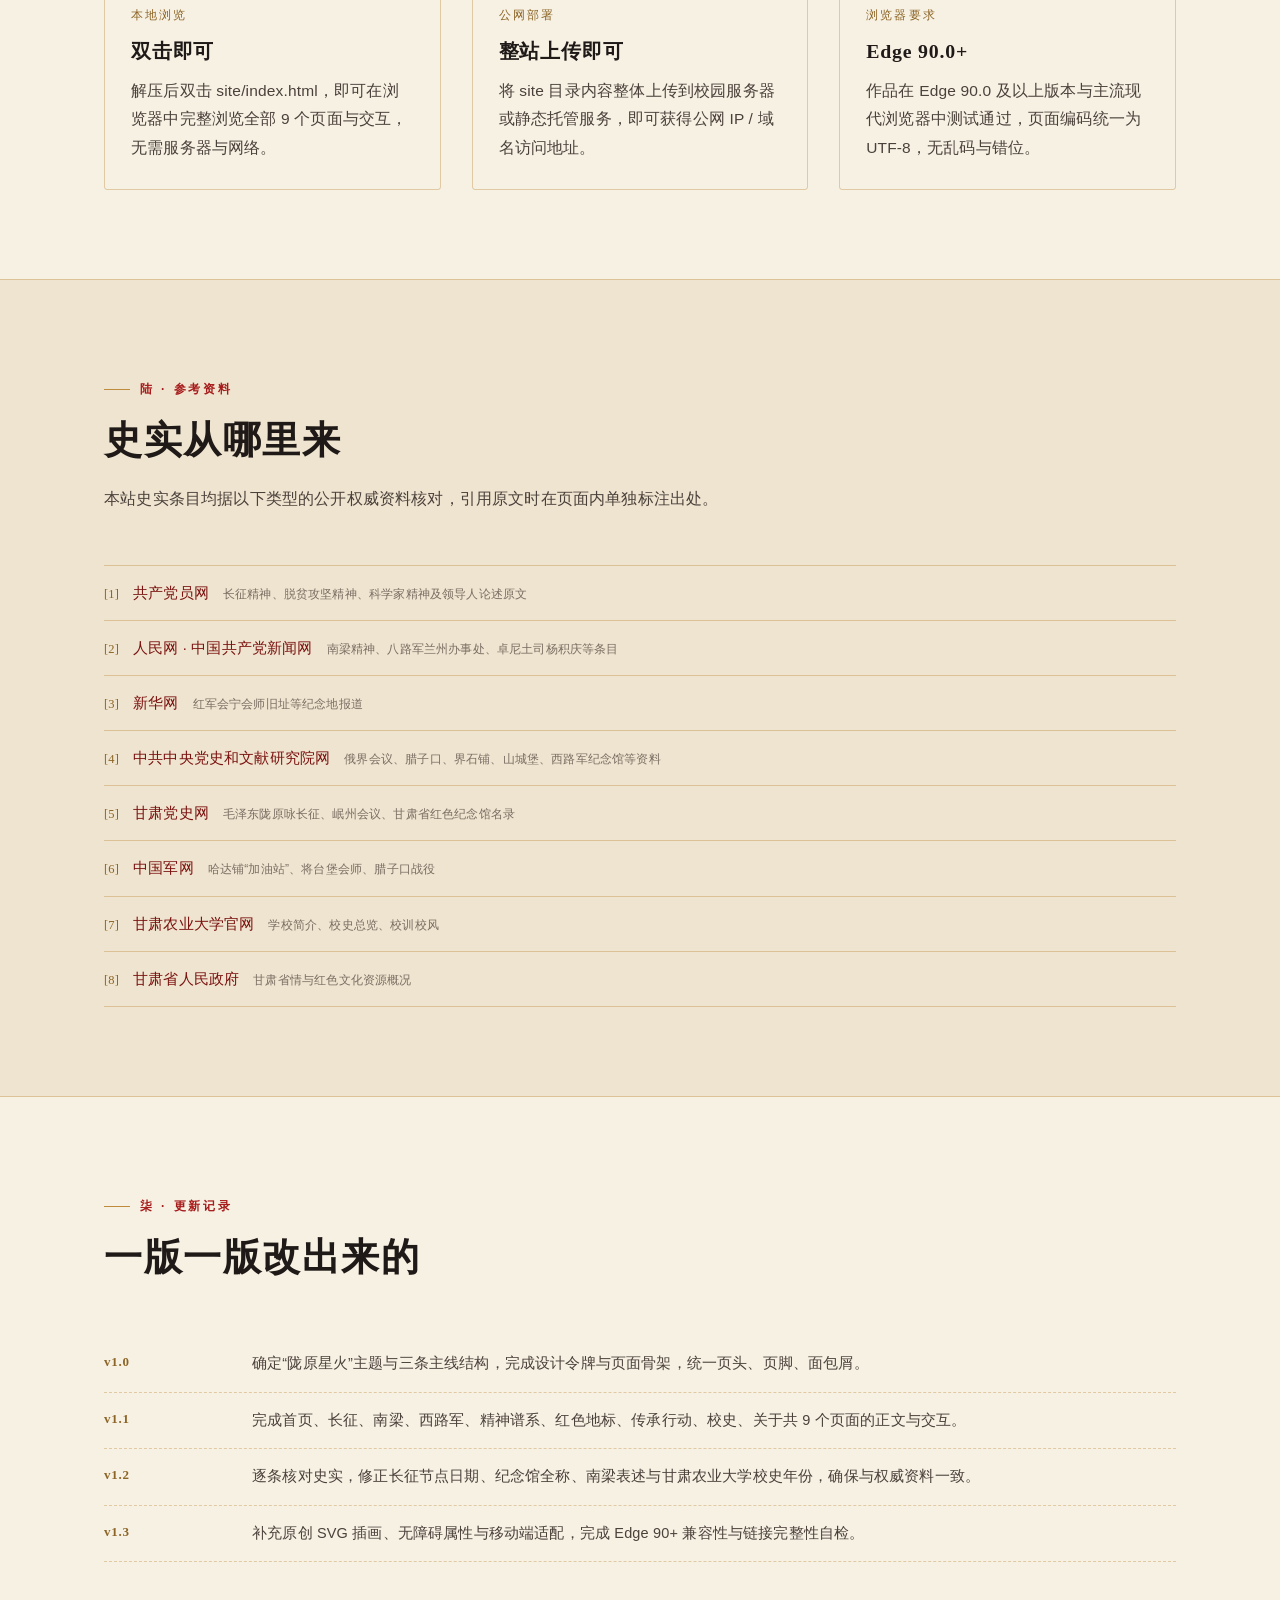
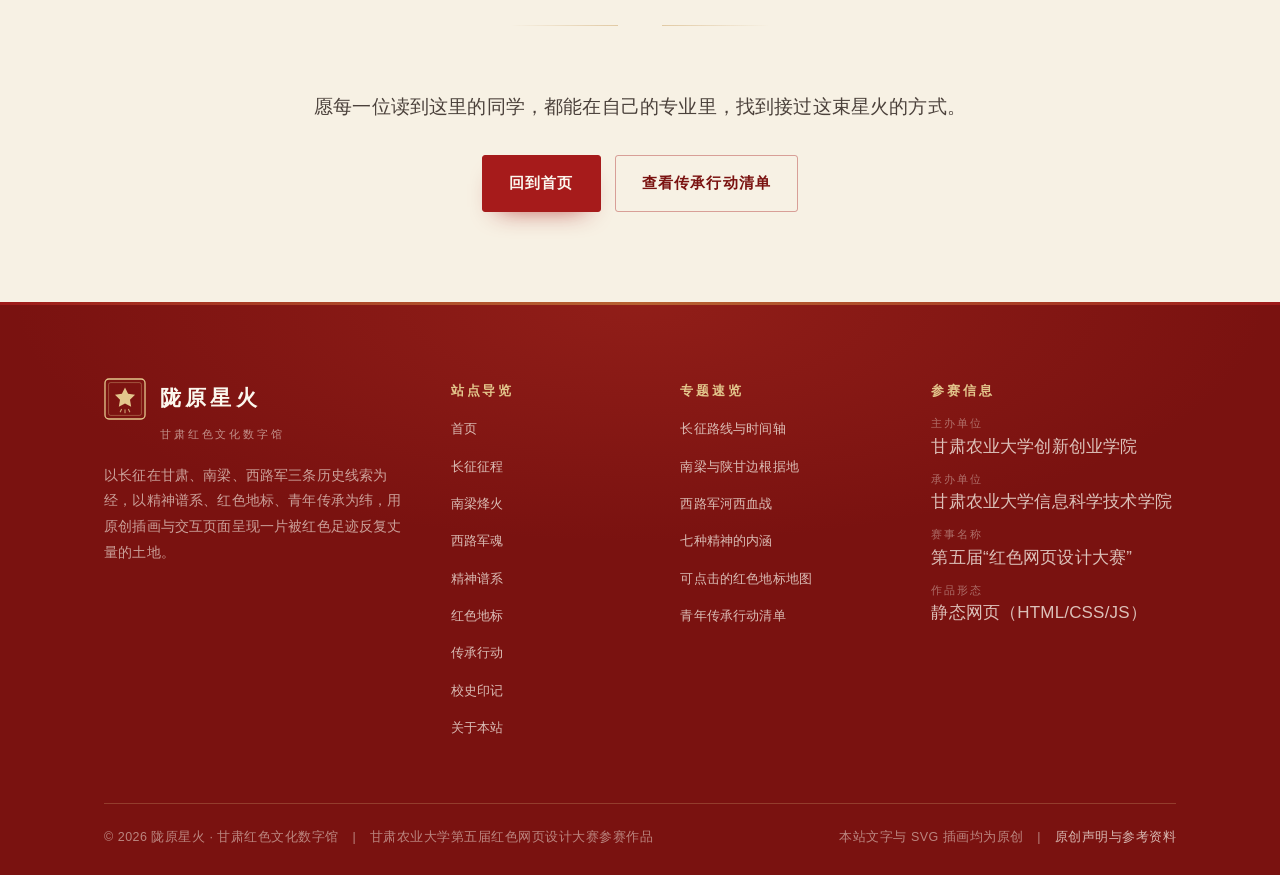
<file: guanyu.html>
<!DOCTYPE html>
<html lang="zh-CN" class="no-js">
<head>
<meta charset="UTF-8">
<meta name="viewport" content="width=device-width, initial-scale=1">
<title>关于本站 · 设计说明与原创声明 | 陇原星火 · 甘肃红色文化数字馆</title>
<meta name="description" content="「陇原星火」是一个由学生团队独立完成的静态网站作品：史料梳理、视觉设计、SVG 插画与代码实现全部原创。本页说明设计理念、技术架构、原创声明、站点地图与参考资料。">
<meta name="keywords" content="红色网页设计大赛,网页设计说明,原创声明,技术架构,站点地图">
<meta name="author" content="甘肃农业大学 第五届红色网页设计大赛参赛作品">
<meta name="theme-color" content="#7A1210">
<link rel="icon" href="images/favicon.svg" type="image/svg+xml">
<link rel="stylesheet" href="css/base.css">
<link rel="stylesheet" href="css/guanyu.css">
<script>document.documentElement.className = document.documentElement.className.replace("no-js", "js");</script>
</head>
<body class="page-guanyu">
<a class="skip-link" href="#main">跳到主要内容</a>
<noscript><p class="noscript-note">本站部分交互效果需要启用 JavaScript；未启用时，全部图文内容仍可正常阅读。</p></noscript>
<div class="progress-bar" aria-hidden="true"><span data-progress></span></div>
<!-- SHELL:HEADER:START（页头由 _build/gen_skeleton.py 统一维护，请勿手动修改） -->
<header class="site-header">
  <div class="wrap site-header__inner">
    <a class="brand" href="index.html" aria-label="陇原星火 · 甘肃红色文化数字馆 首页">
      <img class="brand__logo" src="images/logo.svg" alt="" width="38" height="38">
      <span class="brand__text">
        <span class="brand__name">陇原星火</span>
        <span class="brand__sub">甘肃红色文化数字馆</span>
      </span>
    </a>
    <button class="nav-toggle" type="button" aria-expanded="false" aria-controls="site-nav" aria-label="打开导航菜单">
      <span class="nav-toggle__bars"><span></span></span>
    </button>
    <nav class="nav" id="site-nav" aria-label="主导航">
      <a class="nav__link" href="index.html">首页</a>
      <a class="nav__link" href="changzheng.html">长征征程</a>
      <a class="nav__link" href="nanliang.html">南梁烽火</a>
      <a class="nav__link" href="xilu.html">西路军魂</a>
      <a class="nav__link" href="jingshen.html">精神谱系</a>
      <a class="nav__link" href="dizhi.html">红色地标</a>
      <a class="nav__link" href="chuancheng.html">传承行动</a>
      <a class="nav__link" href="xiaoshi.html">校史印记</a>
      <a class="nav__link" href="guanyu.html" aria-current="page">关于本站</a>
    </nav>
  </div>
</header>
<!-- SHELL:HEADER:END -->

<main id="main" class="main">
  <!-- SHELL:CRUMBS:START（面包屑由 _build/gen_skeleton.py 统一维护） -->
  <nav class="crumbs" aria-label="面包屑导航">
    <div class="wrap crumbs__inner">
      <ol class="crumbs__list">
        <li><a href="index.html">首页</a></li>
        <li><span aria-current="page">关于本站</span></li>
      </ol>
      <button class="back-link" type="button" data-back data-back-href="index.html">
        <svg width="14" height="14" viewBox="0 0 24 24" fill="none" stroke="currentColor" stroke-width="2" stroke-linecap="round" stroke-linejoin="round" aria-hidden="true"><path d="M19 12H5"/><path d="M12 19l-7-7 7-7"/></svg>
        返回上一页
      </button>
    </div>
  </nav>
  <!-- SHELL:CRUMBS:END -->
<!-- MAIN:START -->
  <section class="page-hero">
    <div class="wrap page-hero__inner">
      <div class="page-hero__meta">
        <p class="eyebrow">捌 · 关于本站</p>
        <h1 class="page-hero__title">关于本站 <span class="page-hero__title-sub">设计说明</span></h1>
        <p class="page-hero__desc">一个由学生团队独立完成的静态网站作品：从史料梳理、视觉设计、SVG 插画到手写代码，全部原创。这一页说明我们的设计思路、技术架构、原创声明与参考资料。</p>
        <ul class="page-hero__facts">
          <li><span>页面数量</span><strong>9 个</strong></li>
          <li><span>技术形态</span><strong>纯静态 HTML/CSS/JS</strong></li>
          <li><span>外部依赖</span><strong>0</strong></li>
        </ul>
      </div>

    </div>
  </section>
  <!-- ============================================================
       壹 · 设计理念
       ============================================================ -->
  <section class="section" id="idea">
    <div class="wrap">
      <header class="section-head reveal">
        <p class="eyebrow">壹 · 设计理念</p>
        <h2 class="section-title">为什么叫“陇原星火”</h2>
        <p class="section-lead">“陇原”是甘肃；“星火”是南梁窑洞里的那盏灯，也是长征路上一个一个传下去的火把。我们想做的不是一座陈列馆，而是一条可以走下去的线索——所以整站以“山河—星火—青年”三层递进：先看土地，再读历史，最后回到今天的人。</p>
      </header>
      <div class="ideas">
        <article class="idea reveal" style="--i:0">
          <p class="idea__char" aria-hidden="true">山</p>
          <p class="idea__en">LANDSCAPE</p>
          <h3 class="idea__title">山河为卷</h3>
          <p class="idea__text">甘肃的地貌本身就是叙事：甘南峡谷、黄土塬梁、河西戈壁与祁连雪山。站点的主视觉与插画都从地貌线条中来，让历史有可触摸的地形。</p>
        </article>
        <article class="idea reveal" style="--i:1">
          <p class="idea__char" aria-hidden="true">火</p>
          <p class="idea__en">SPARK</p>
          <h3 class="idea__title">星火为脉</h3>
          <p class="idea__text">长征、南梁、西路军三条线索，与七种精神共同构成“星火”的传递路径。页面之间用承接卡片与时间轴串联，让读者自然走向下一站。</p>
        </article>
        <article class="idea reveal" style="--i:2">
          <p class="idea__char" aria-hidden="true">青</p>
          <p class="idea__en">YOUTH</p>
          <h3 class="idea__title">青年为答</h3>
          <p class="idea__text">读到最后一页，问题应该回到自己身上：今天我怎么做。研学、宣讲、志愿讲解、数字创作与强农兴农实践，是可以立刻开始的动作。</p>
        </article>
      </div>
    </div>
  </section>

  <!-- ============================================================
       贰 · 信息架构
       ============================================================ -->
  <section class="section section--paper" id="structure">
    <div class="wrap">
      <header class="section-head reveal">
        <p class="eyebrow">贰 · 信息架构</p>
        <h2 class="section-title">九个页面，三个层次</h2>
        <p class="section-lead">全站共 9 个页面，均置于站点根目录，任何页面都能通过页头导航、页脚导览与页面底部承接卡片抵达其他页面，不存在孤岛页面。</p>
      </header>
      <div class="sitemap-list reveal" style="--i:1">
        <a href="index.html"><span class="num">序 · 首页</span><span class="name">陇原星火</span><span class="path">index.html</span></a>
        <a href="changzheng.html"><span class="num">壹 · 长征</span><span class="name">长征征程</span><span class="path">changzheng.html</span></a>
        <a href="nanliang.html"><span class="num">贰 · 南梁</span><span class="name">南梁烽火</span><span class="path">nanliang.html</span></a>
        <a href="xilu.html"><span class="num">叁 · 河西</span><span class="name">西路军魂</span><span class="path">xilu.html</span></a>
        <a href="jingshen.html"><span class="num">肆 · 精神</span><span class="name">精神谱系</span><span class="path">jingshen.html</span></a>
        <a href="dizhi.html"><span class="num">伍 · 地标</span><span class="name">红色地标</span><span class="path">dizhi.html</span></a>
        <a href="chuancheng.html"><span class="num">陆 · 传承</span><span class="name">传承行动</span><span class="path">chuancheng.html</span></a>
        <a href="xiaoshi.html"><span class="num">柒 · 校史</span><span class="name">校史印记</span><span class="path">xiaoshi.html</span></a>
        <a href="guanyu.html"><span class="num">捌 · 关于</span><span class="name">关于本站</span><span class="path">guanyu.html</span></a>
      </div>
      <div class="mt-block reveal" style="--i:2">
        <p class="note">层级约定：站点根目录（第 1 层）放置全部页面；css / js / images 三个资源目录为第 2 层；目录深度不超过 3 层，所有本地链接均使用相对路径，便于整站拷贝与迁移。</p>
      </div>
    </div>
  </section>

  <!-- ============================================================
       叁 · 技术架构
       ============================================================ -->
  <section class="section" id="tech">
    <div class="wrap">
      <header class="section-head reveal">
        <p class="eyebrow">叁 · 技术架构</p>
        <h2 class="section-title">纯静态、零依赖、可离线</h2>
        <p class="section-lead">整站使用 HTML5 + 原生 CSS + 原生 JavaScript 手写完成，不引入任何框架、构建工具、CDN 资源或第三方字体，双击 index.html 即可完整浏览。</p>
      </header>
      <div class="tech reveal" style="--i:1">
        <div class="tech__item">
          <p class="tech__name">语义化 HTML5</p>
          <p class="tech__text">header / nav / main / section / article / figure / footer 结构清晰，每页含 skip-link、面包屑与 aria 标注。</p>
        </div>
        <div class="tech__item">
          <p class="tech__name">CSS 设计令牌</p>
          <p class="tech__text">用 CSS 自定义属性统一管理色彩、字体、间距与阴影，一套令牌控制全站视觉，保证 9 个页面风格一致。</p>
        </div>
        <div class="tech__item">
          <p class="tech__name">响应式布局</p>
          <p class="tech__text">CSS Grid 与 Flexbox 实现多栏自适应，断点 1200 / 1080 / 900 / 720 / 560 px，覆盖桌面、平板与手机。</p>
        </div>
        <div class="tech__item">
          <p class="tech__name">渐进增强</p>
          <p class="tech__text">正文为静态 HTML，交互由无框架原生 JS 接管；禁用 JavaScript 时图文内容仍完整可读，不出现空白屏。</p>
        </div>
        <div class="tech__item">
          <p class="tech__name">浏览器兼容</p>
          <p class="tech__text">按 Edge 90.0 及以上版本实现与测试，同时兼容 Chrome、Firefox 等主流浏览器的近版本，不依赖实验性特性。</p>
        </div>
        <div class="tech__item">
          <p class="tech__name">原创 SVG 插画</p>
          <p class="tech__text">全站插画均为手写 SVG 代码绘制的矢量图，体积小、任意分辨率清晰，且不涉及任何图片版权问题。</p>
        </div>
        <div class="tech__item">
          <p class="tech__name">交互模块</p>
          <p class="tech__text">长征路线图联动、地标地图与筛选检索、精神谱系 Tab、传承行动勾选进度、图片灯箱、滚动入场与数字滚动。</p>
        </div>
        <div class="tech__item">
          <p class="tech__name">无障碍与动效克制</p>
          <p class="tech__text">支持键盘操作与可见焦点，图片均有替代文本，并遵循 prefers-reduced-motion 关闭动画；无自动播放音频。</p>
        </div>
      </div>
    </div>
  </section>

  <!-- ============================================================
       肆 · 原创声明
       ============================================================ -->
  <section class="section section--paper" id="original">
    <div class="wrap">
      <header class="section-head reveal">
        <p class="eyebrow">肆 · 原创声明</p>
        <h2 class="section-title">哪些是我们的，哪些是大家的</h2>
        <p class="section-lead">本站为甘肃农业大学第五届“红色网页设计大赛”参赛作品，除标注引用的史料与领导人论述外，页面文字、版式设计、SVG 插画与代码均由参赛团队原创。</p>
      </header>
      <div class="declare reveal" style="--i:1">
        <div class="declare__item">
          <h3>文字</h3>
          <p>除引用原文（均已标注出处）外，全部文案为团队撰写的原创表述；史实核对依据人民网、新华网、共产党员网、中国军网、中央党史和文献研究院网、甘肃党史网、甘肃农业大学官网等公开权威资料。</p>
        </div>
        <div class="declare__item">
          <h3>插画</h3>
          <p>全站所有插图均为手写 SVG 代码绘制的原创矢量插画，未使用任何网络图片、图库素材、AI 生成照片或真实历史照片，不涉及第三方著作权。</p>
        </div>
        <div class="declare__item">
          <h3>字体与素材</h3>
          <p>不加载任何网络字体，仅使用操作系统自带字体（宋体 / 黑体 / 苹方 / 微软雅黑等）回退显示；图标为内联 SVG 路径，无第三方图标库。</p>
        </div>
        <div class="declare__item">
          <h3>致敬与说明</h3>
          <p>本站为学习与纪念性质的校园文化作品，引用史料版权归原作者与发布机构所有；如对史实表述有不同意见，欢迎指正，我们将据权威资料修订。</p>
        </div>
      </div>
    </div>
  </section>

  <!-- ============================================================
       伍 · 部署与使用
       ============================================================ -->
  <section class="section" id="deploy">
    <div class="wrap">
      <header class="section-head reveal">
        <p class="eyebrow">伍 · 目录与部署</p>
        <h2 class="section-title">一个文件夹，直接打开</h2>
        <p class="section-lead">作品目录按比赛要求分类存放：页面置于根目录，图片、样式、脚本分别放入 images、css、js；本地双击 index.html 即可浏览，亦可整站上传至任意静态托管服务获得公网访问地址。</p>
      </header>
      <div class="reveal" style="--i:1">
        <pre class="tree">site/<b>（网站根目录 · 第 1 层）</b>
├── index.html          首页：总览与三条主线入口
├── changzheng.html     壹 · 长征征程
├── nanliang.html       贰 · 南梁烽火
├── xilu.html           叁 · 西路军魂
├── jingshen.html       肆 · 精神谱系
├── dizhi.html          伍 · 红色地标
├── chuancheng.html     陆 · 传承行动
├── xiaoshi.html        柒 · 校史印记
├── guanyu.html         捌 · 关于本站
├── <b>css/</b><i>（第 2 层）</i>
│   ├── base.css        设计令牌与全站通用组件
│   └── index.css … guanyu.css   各页面专属样式
├── <b>js/</b><i>（第 2 层）</i>
│   ├── main.js         全站通用交互
│   └── index.js … guanyu.js     各页面专属交互
└── <b>images/</b><i>（第 2 层）</i>
    ├── logo.svg / logo-light.svg / favicon.svg
    └── *.svg           全部原创插画（含各页主视觉）</pre>
      </div>
      <div class="grid grid-3 mt-block reveal" style="--i:2">
        <div class="card card--flat">
          <div class="card__body">
            <p class="card__tag">本地浏览</p>
            <h3 class="card__title">双击即可</h3>
            <p class="card__text">解压后双击 site/index.html，即可在浏览器中完整浏览全部 9 个页面与交互，无需服务器与网络。</p>
          </div>
        </div>
        <div class="card card--flat">
          <div class="card__body">
            <p class="card__tag">公网部署</p>
            <h3 class="card__title">整站上传即可</h3>
            <p class="card__text">将 site 目录内容整体上传到校园服务器或静态托管服务，即可获得公网 IP / 域名访问地址。</p>
          </div>
        </div>
        <div class="card card--flat">
          <div class="card__body">
            <p class="card__tag">浏览器要求</p>
            <h3 class="card__title">Edge 90.0+</h3>
            <p class="card__text">作品在 Edge 90.0 及以上版本与主流现代浏览器中测试通过，页面编码统一为 UTF-8，无乱码与错位。</p>
          </div>
        </div>
      </div>
    </div>
  </section>

  <!-- ============================================================
       陆 · 参考资料
       ============================================================ -->
  <section class="section section--paper" id="refs">
    <div class="wrap">
      <header class="section-head reveal">
        <p class="eyebrow">陆 · 参考资料</p>
        <h2 class="section-title">史实从哪里来</h2>
        <p class="section-lead">本站史实条目均据以下类型的公开权威资料核对，引用原文时在页面内单独标注出处。</p>
      </header>
      <ul class="refs reveal" style="--i:1">
        <li><a href="https://www.12371.cn/" target="_blank" rel="noopener">共产党员网</a><small>长征精神、脱贫攻坚精神、科学家精神及领导人论述原文</small></li>
        <li><a href="http://cpc.people.com.cn/" target="_blank" rel="noopener">人民网 · 中国共产党新闻网</a><small>南梁精神、八路军兰州办事处、卓尼土司杨积庆等条目</small></li>
        <li><a href="https://www.news.cn/" target="_blank" rel="noopener">新华网</a><small>红军会宁会师旧址等纪念地报道</small></li>
        <li><a href="https://www.dswxyjy.org.cn/" target="_blank" rel="noopener">中共中央党史和文献研究院网</a><small>俄界会议、腊子口、界石铺、山城堡、西路军纪念馆等资料</small></li>
        <li><a href="http://gsds.gov.cn/" target="_blank" rel="noopener">甘肃党史网</a><small>毛泽东陇原咏长征、岷州会议、甘肃省红色纪念馆名录</small></li>
        <li><a href="http://www.81.cn/" target="_blank" rel="noopener">中国军网</a><small>哈达铺“加油站”、将台堡会师、腊子口战役</small></li>
        <li><a href="https://www.gsau.edu.cn/" target="_blank" rel="noopener">甘肃农业大学官网</a><small>学校简介、校史总览、校训校风</small></li>
        <li><a href="https://www.gansu.gov.cn/" target="_blank" rel="noopener">甘肃省人民政府</a><small>甘肃省情与红色文化资源概况</small></li>
      </ul>
    </div>
  </section>

  <!-- ============================================================
       柒 · 更新记录与结语
       ============================================================ -->
  <section class="section" id="log">
    <div class="wrap">
      <header class="section-head reveal">
        <p class="eyebrow">柒 · 更新记录</p>
        <h2 class="section-title">一版一版改出来的</h2>
      </header>
      <ul class="log reveal" style="--i:1">
        <li><b>v1.0</b><span>确定“陇原星火”主题与三条主线结构，完成设计令牌与页面骨架，统一页头、页脚、面包屑。</span></li>
        <li><b>v1.1</b><span>完成首页、长征、南梁、西路军、精神谱系、红色地标、传承行动、校史、关于共 9 个页面的正文与交互。</span></li>
        <li><b>v1.2</b><span>逐条核对史实，修正长征节点日期、纪念馆全称、南梁表述与甘肃农业大学校史年份，确保与权威资料一致。</span></li>
        <li><b>v1.3</b><span>补充原创 SVG 插画、无障碍属性与移动端适配，完成 Edge 90+ 兼容性与链接完整性自检。</span></li>
      </ul>
      <div class="hr-orn" aria-hidden="true"></div>
      <div class="text-center reveal" style="--i:2">
        <p class="lead" style="max-width:38em;margin:0 auto">愿每一位读到这里的同学，都能在自己的专业里，找到接过这束星火的方式。</p>
        <div class="btn-row" style="justify-content:center">
          <a class="btn btn--primary" href="index.html">回到首页</a>
          <a class="btn btn--ghost" href="chuancheng.html">查看传承行动清单</a>
        </div>
      </div>
    </div>
  </section>
  <!-- MAIN:END -->
</main>

<!-- SHELL:FOOTER:START（页脚由 _build/gen_skeleton.py 统一维护，请勿手动修改） -->
<footer class="site-footer">
  <div class="wrap">
    <div class="footer__grid">
      <div class="footer__col">
        <div class="footer__brand">
          <img class="brand__logo" src="images/logo-light.svg" alt="" width="42" height="42">
          <div>
            <p class="footer__brand-name">陇原星火</p>
            <p class="footer__brand-sub">甘肃红色文化数字馆</p>
          </div>
        </div>
        <p class="footer__desc">以长征在甘肃、南梁、西路军三条历史线索为经，以精神谱系、红色地标、青年传承为纬，用原创插画与交互页面呈现一片被红色足迹反复丈量的土地。</p>
      </div>
      <div class="footer__col">
        <h2 class="footer__title">站点导览</h2>
        <ul class="footer__links">
          <li><a href="index.html">首页</a></li>
          <li><a href="changzheng.html">长征征程</a></li>
          <li><a href="nanliang.html">南梁烽火</a></li>
          <li><a href="xilu.html">西路军魂</a></li>
          <li><a href="jingshen.html">精神谱系</a></li>
          <li><a href="dizhi.html">红色地标</a></li>
          <li><a href="chuancheng.html">传承行动</a></li>
          <li><a href="xiaoshi.html">校史印记</a></li>
          <li><a href="guanyu.html">关于本站</a></li>
        </ul>
      </div>
      <div class="footer__col">
        <h2 class="footer__title">专题速览</h2>
        <ul class="footer__links">
          <li><a href="changzheng.html">长征路线与时间轴</a></li>
          <li><a href="nanliang.html">南梁与陕甘边根据地</a></li>
          <li><a href="xilu.html">西路军河西血战</a></li>
          <li><a href="jingshen.html">七种精神的内涵</a></li>
          <li><a href="dizhi.html">可点击的红色地标地图</a></li>
          <li><a href="chuancheng.html">青年传承行动清单</a></li>
        </ul>
      </div>
      <div class="footer__col">
        <h2 class="footer__title">参赛信息</h2>
        <ul class="footer__links">
          <li><span>主办单位</span>甘肃农业大学创新创业学院</li>
          <li><span>承办单位</span>甘肃农业大学信息科学技术学院</li>
          <li><span>赛事名称</span>第五届“红色网页设计大赛”</li>
          <li><span>作品形态</span>静态网页（HTML/CSS/JS）</li>
        </ul>
      </div>
    </div>
    <div class="footer__bottom">
      <p>© <span data-year>2026</span> 陇原星火 · 甘肃红色文化数字馆　|　甘肃农业大学第五届红色网页设计大赛参赛作品</p>
      <p>本站文字与 SVG 插画均为原创　|　<a href="guanyu.html">原创声明与参考资料</a></p>
    </div>
  </div>
</footer>
<!-- SHELL:FOOTER:END -->

<script src="js/main.js"></script>
<script src="js/guanyu.js"></script>
</body>
</html>
</file>
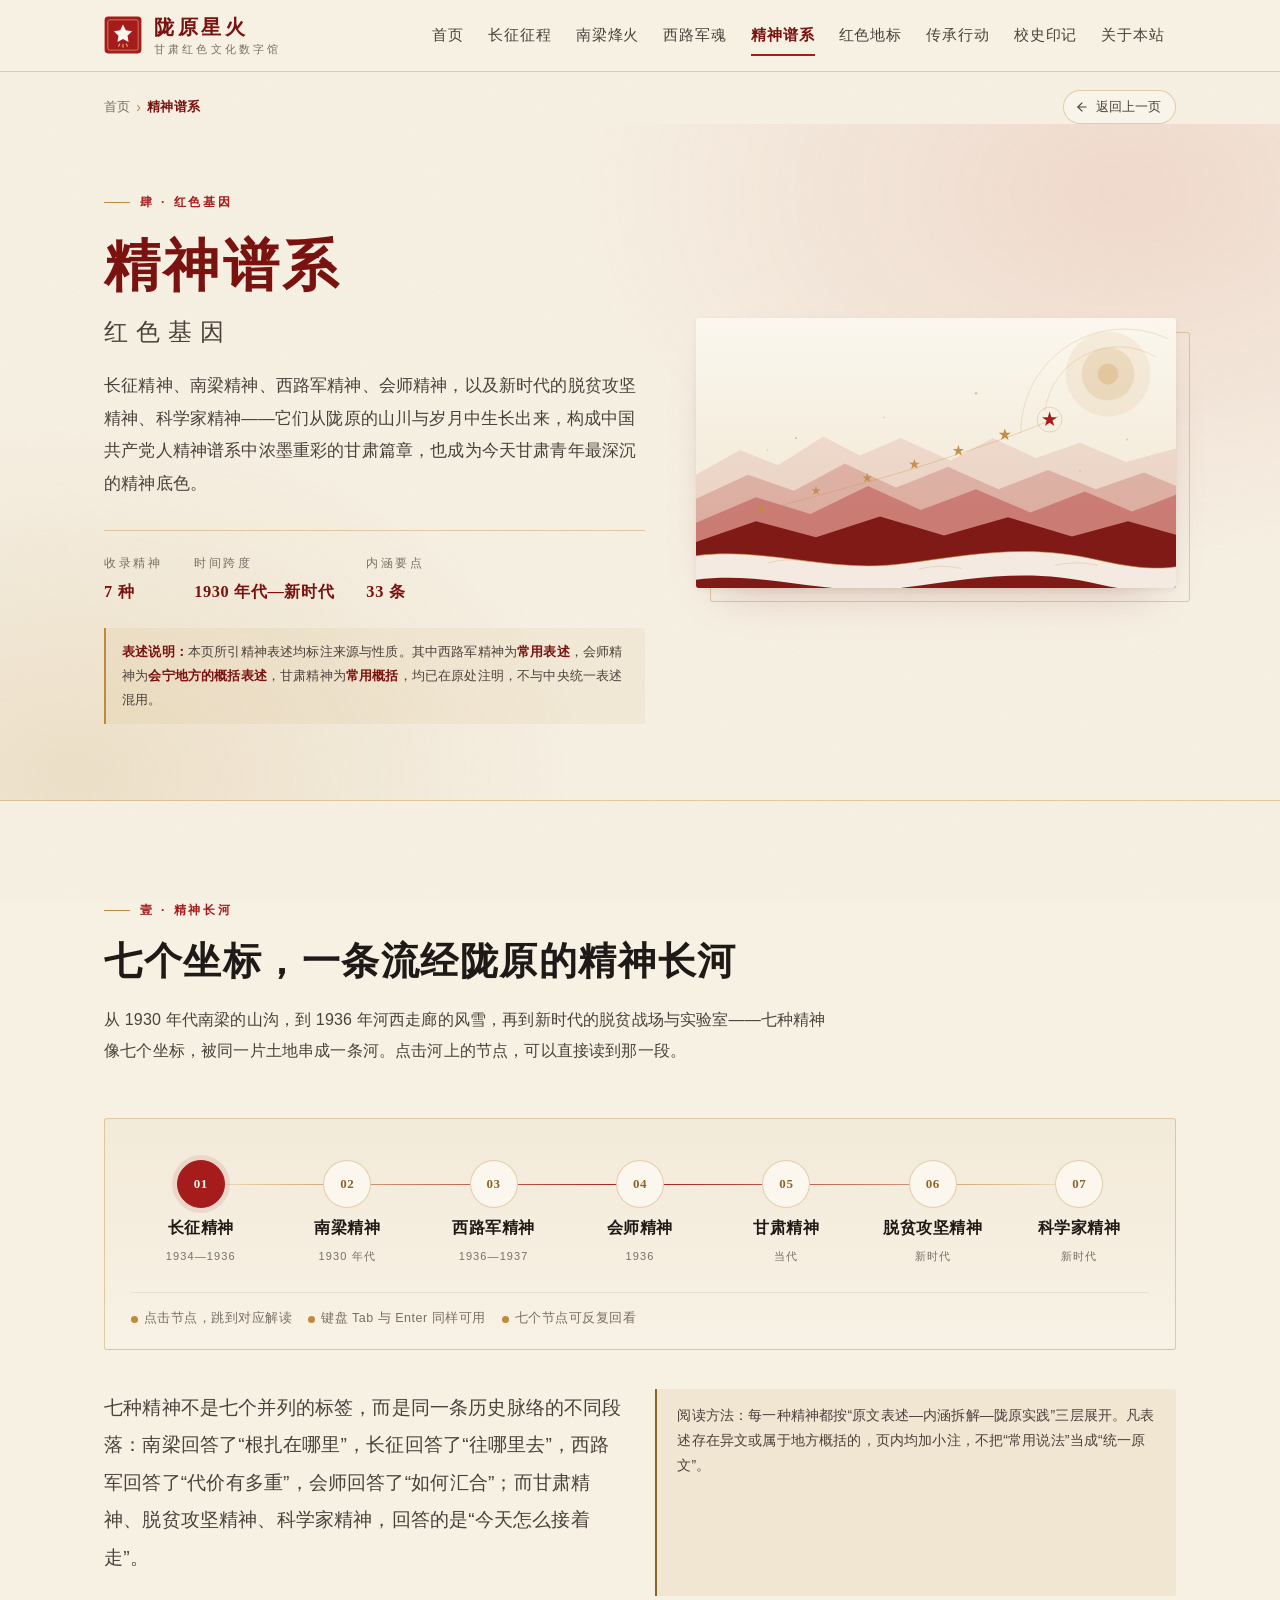
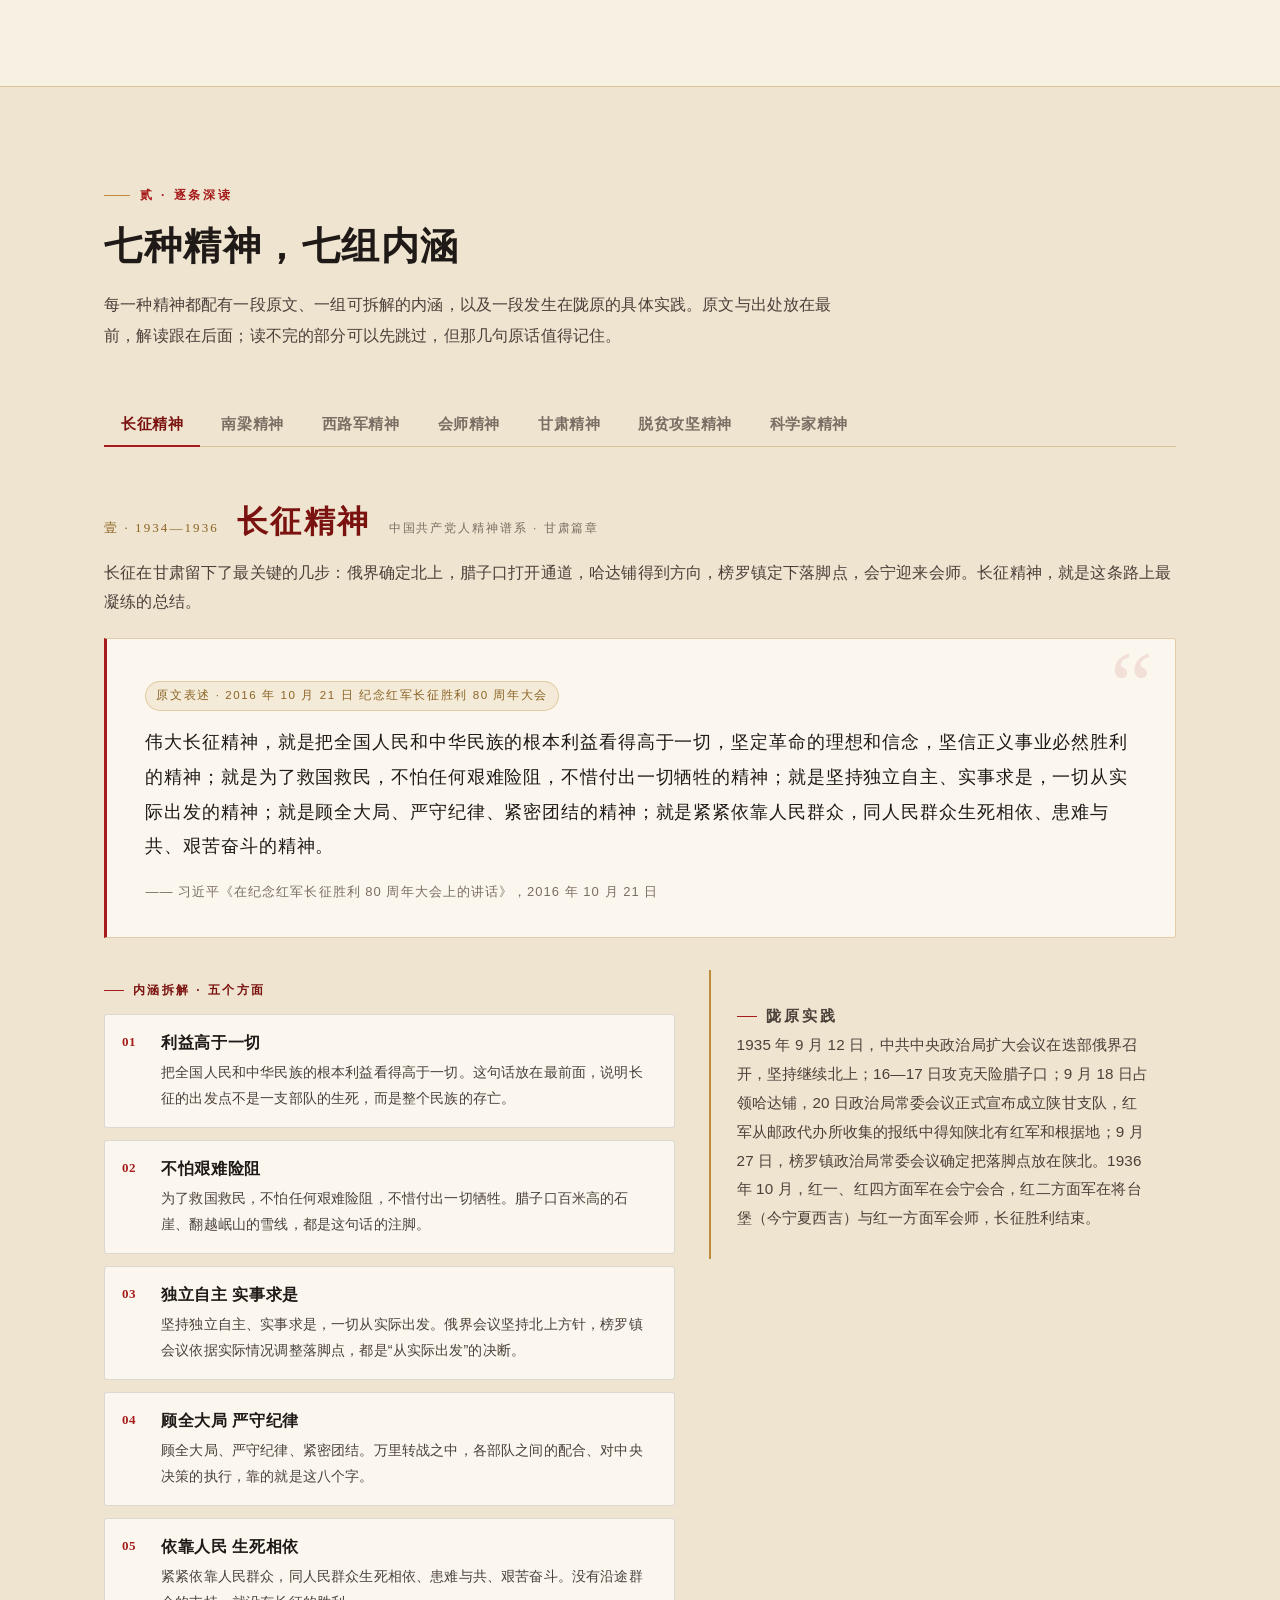
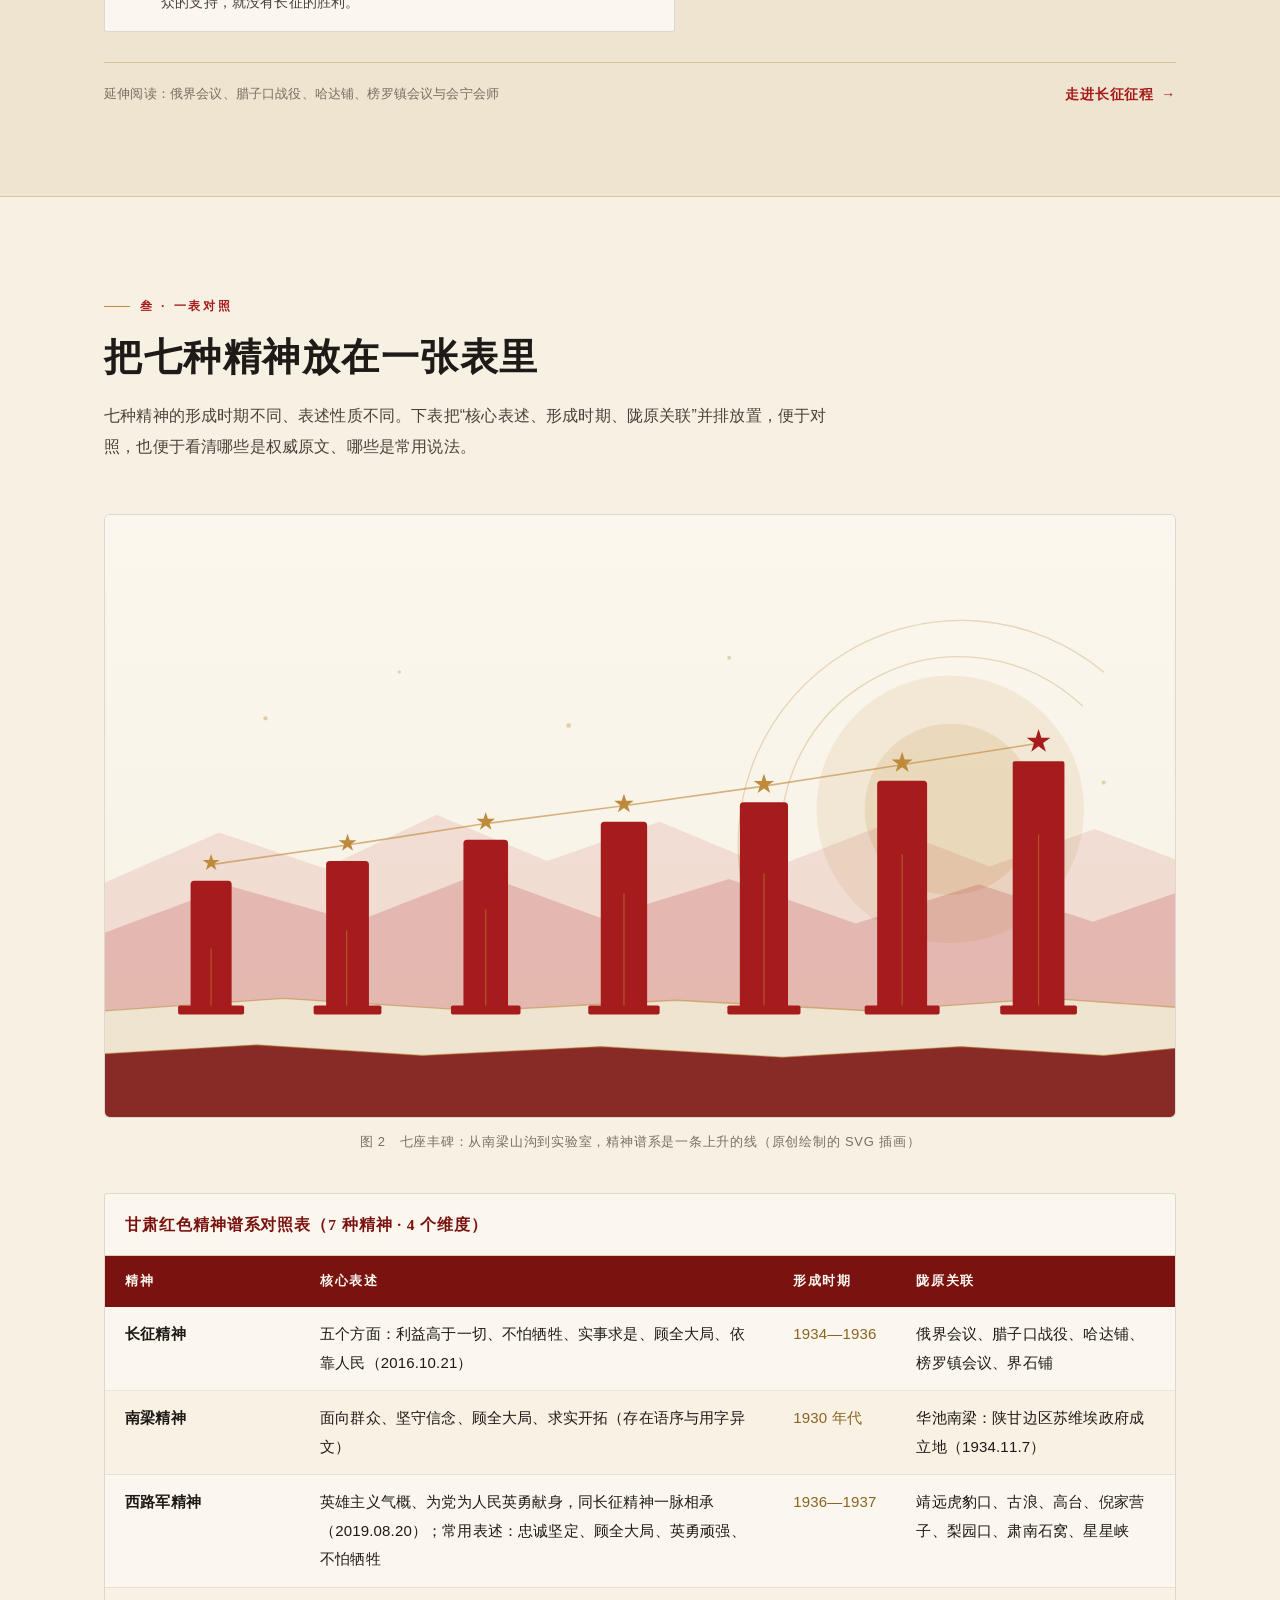
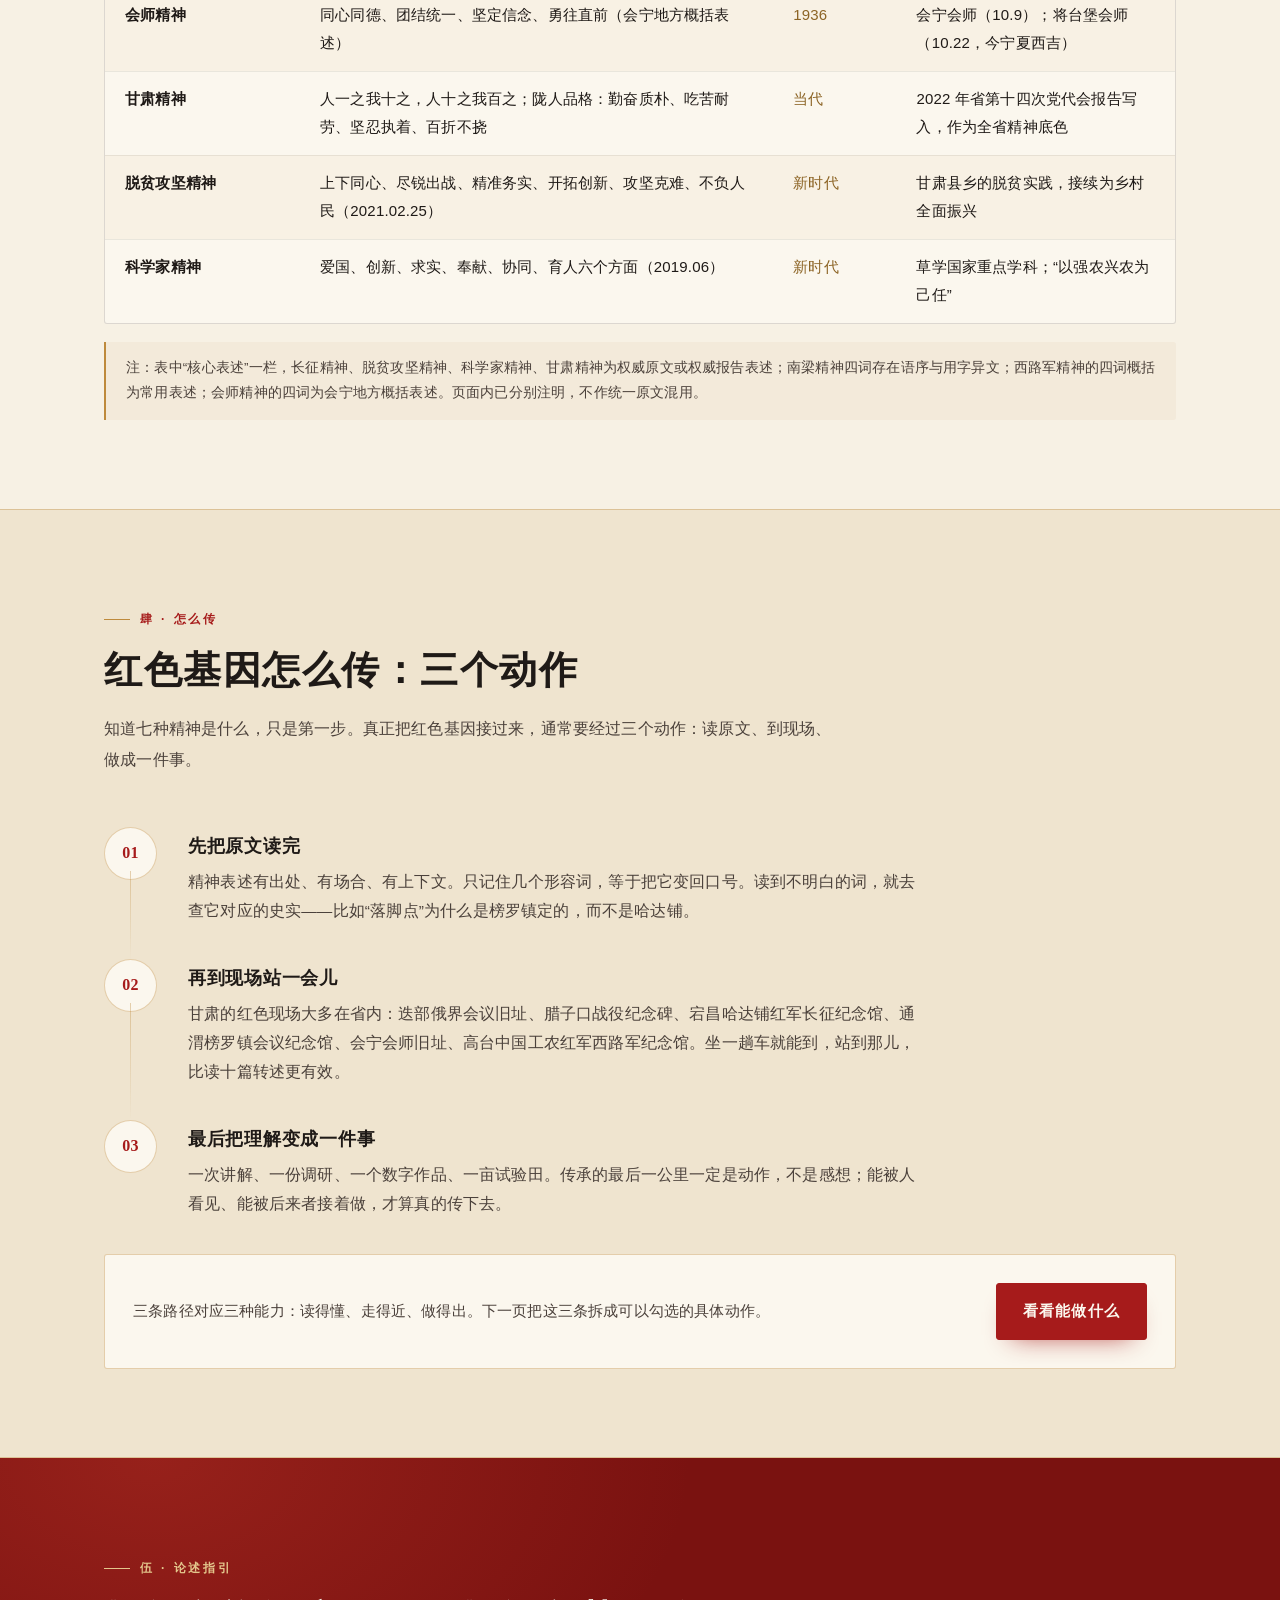
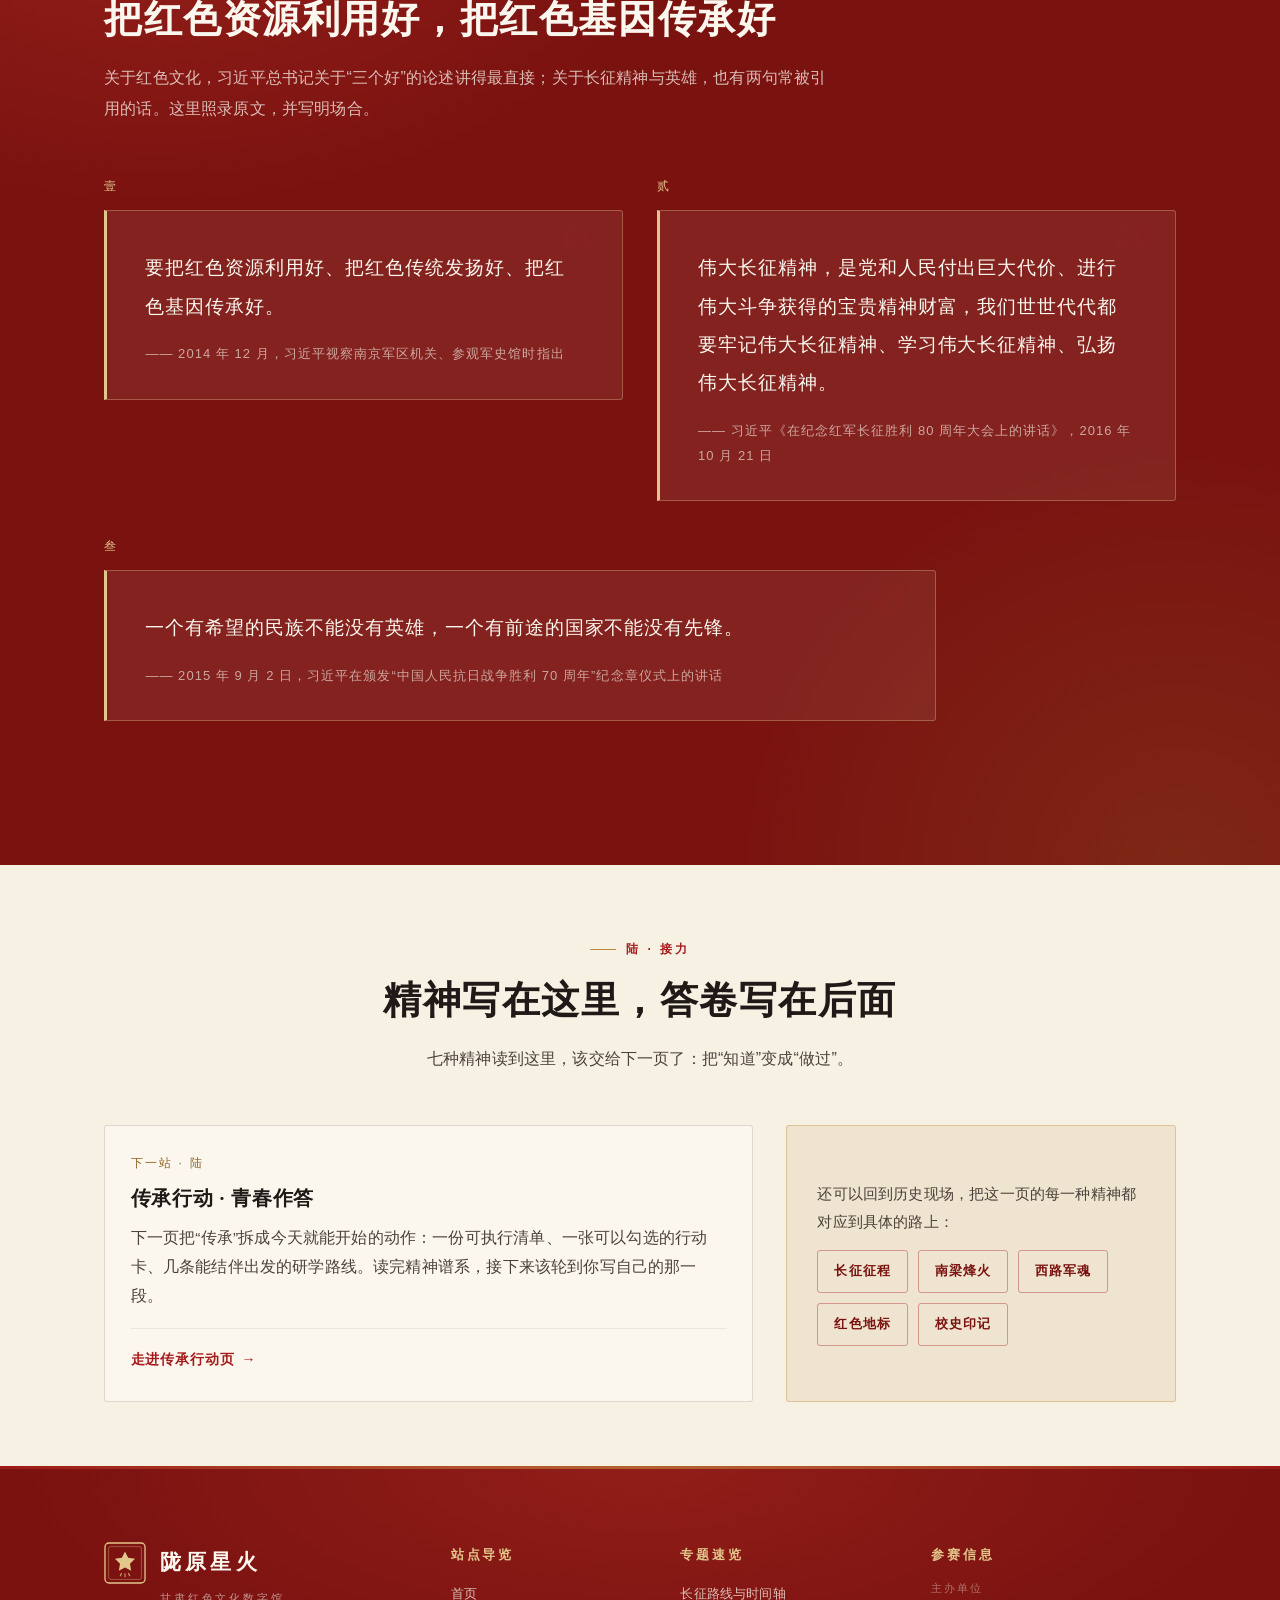
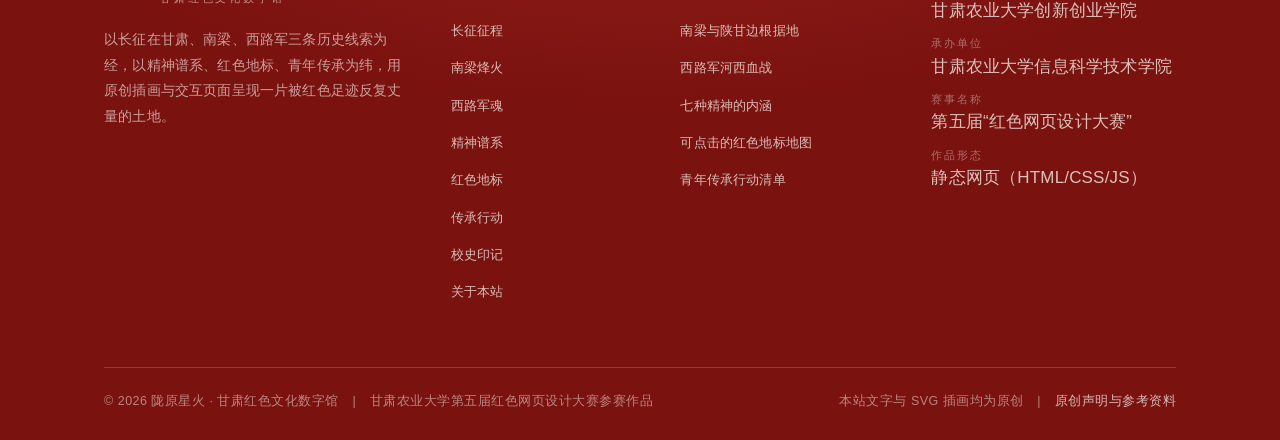
<file: jingshen.html>
<!DOCTYPE html>
<html lang="zh-CN" class="no-js">
<head>
<meta charset="UTF-8">
<meta name="viewport" content="width=device-width, initial-scale=1">
<title>精神谱系 · 红色基因 | 陇原星火 · 甘肃红色文化数字馆</title>
<meta name="description" content="长征精神、南梁精神、西路军精神、会师精神、甘肃精神、脱贫攻坚精神、科学家精神——从陇原山川与岁月中生长出来的精神谱系，是甘肃青年最深沉的精神底色。">
<meta name="keywords" content="长征精神,南梁精神,西路军精神,会师精神,甘肃精神,脱贫攻坚精神,科学家精神,精神谱系">
<meta name="author" content="甘肃农业大学 第五届红色网页设计大赛参赛作品">
<meta name="theme-color" content="#7A1210">
<link rel="icon" href="images/favicon.svg" type="image/svg+xml">
<link rel="stylesheet" href="css/base.css">
<link rel="stylesheet" href="css/jingshen.css">
<script>document.documentElement.className = document.documentElement.className.replace("no-js", "js");</script>
</head>
<body class="page-jingshen">
<a class="skip-link" href="#main">跳到主要内容</a>
<noscript><p class="noscript-note">本站部分交互效果需要启用 JavaScript；未启用时，全部图文内容仍可正常阅读。</p></noscript>
<div class="progress-bar" aria-hidden="true"><span data-progress></span></div>
<!-- SHELL:HEADER:START（页头由 _build/gen_skeleton.py 统一维护，请勿手动修改） -->
<header class="site-header">
  <div class="wrap site-header__inner">
    <a class="brand" href="index.html" aria-label="陇原星火 · 甘肃红色文化数字馆 首页">
      <img class="brand__logo" src="images/logo.svg" alt="" width="38" height="38">
      <span class="brand__text">
        <span class="brand__name">陇原星火</span>
        <span class="brand__sub">甘肃红色文化数字馆</span>
      </span>
    </a>
    <button class="nav-toggle" type="button" aria-expanded="false" aria-controls="site-nav" aria-label="打开导航菜单">
      <span class="nav-toggle__bars"><span></span></span>
    </button>
    <nav class="nav" id="site-nav" aria-label="主导航">
      <a class="nav__link" href="index.html">首页</a>
      <a class="nav__link" href="changzheng.html">长征征程</a>
      <a class="nav__link" href="nanliang.html">南梁烽火</a>
      <a class="nav__link" href="xilu.html">西路军魂</a>
      <a class="nav__link" href="jingshen.html" aria-current="page">精神谱系</a>
      <a class="nav__link" href="dizhi.html">红色地标</a>
      <a class="nav__link" href="chuancheng.html">传承行动</a>
      <a class="nav__link" href="xiaoshi.html">校史印记</a>
      <a class="nav__link" href="guanyu.html">关于本站</a>
    </nav>
  </div>
</header>
<!-- SHELL:HEADER:END -->

<main id="main" class="main">
  <!-- SHELL:CRUMBS:START（面包屑由 _build/gen_skeleton.py 统一维护） -->
  <nav class="crumbs" aria-label="面包屑导航">
    <div class="wrap crumbs__inner">
      <ol class="crumbs__list">
        <li><a href="index.html">首页</a></li>
        <li><span aria-current="page">精神谱系</span></li>
      </ol>
      <button class="back-link" type="button" data-back data-back-href="index.html">
        <svg width="14" height="14" viewBox="0 0 24 24" fill="none" stroke="currentColor" stroke-width="2" stroke-linecap="round" stroke-linejoin="round" aria-hidden="true"><path d="M19 12H5"/><path d="M12 19l-7-7 7-7"/></svg>
        返回上一页
      </button>
    </div>
  </nav>
  <!-- SHELL:CRUMBS:END -->
<!-- MAIN:START -->
  <section class="page-hero">
    <div class="wrap page-hero__inner">
      <div class="page-hero__meta">
        <p class="eyebrow">肆 · 红色基因</p>
        <h1 class="page-hero__title">精神谱系 <span class="page-hero__title-sub">红色基因</span></h1>
        <p class="page-hero__desc">长征精神、南梁精神、西路军精神、会师精神，以及新时代的脱贫攻坚精神、科学家精神——它们从陇原的山川与岁月中生长出来，构成中国共产党人精神谱系中浓墨重彩的甘肃篇章，也成为今天甘肃青年最深沉的精神底色。</p>
        <ul class="page-hero__facts">
          <li><span>收录精神</span><strong>7 种</strong></li>
          <li><span>时间跨度</span><strong>1930 年代—新时代</strong></li>
          <li><span>内涵要点</span><strong>33 条</strong></li>
        </ul>
        <p class="sp-hero__note"><b>表述说明：</b>本页所引精神表述均标注来源与性质。其中西路军精神为<b>常用表述</b>，会师精神为<b>会宁地方的概括表述</b>，甘肃精神为<b>常用概括</b>，均已在原处注明，不与中央统一表述混用。</p>
      </div>
      <div class="page-hero__art reveal">
        <img src="images/jingshen-hero.svg" alt="晨光下的层叠山峦与一条金色长河，七颗星火沿轨迹渐次升起" width="1200" height="675" fetchpriority="high">
      </div>
    </div>
  </section>
  <!-- 一、精神长河 -->
  <section class="section" id="sp-river-section">
    <div class="wrap">
      <header class="section-head reveal">
        <p class="eyebrow">壹 · 精神长河</p>
        <h2 class="section-title">七个坐标，一条流经陇原的精神长河</h2>
        <p class="section-lead">从 1930 年代南梁的山沟，到 1936 年河西走廊的风雪，再到新时代的脱贫战场与实验室——七种精神像七个坐标，被同一片土地串成一条河。点击河上的节点，可以直接读到那一段。</p>
      </header>

      <div class="sp-river reveal" data-sp-river style="--i:1">
        <ol class="sp-river__list">
          <li class="sp-river__item">
            <a class="sp-river__link" href="#sp-panel-changzheng" data-sp-goto="sp-panel-changzheng" aria-current="true">
              <span class="sp-river__dot">01</span>
              <span class="sp-river__name">长征精神</span>
              <span class="sp-river__era">1934—1936</span>
            </a>
          </li>
          <li class="sp-river__item">
            <a class="sp-river__link" href="#sp-panel-nanliang" data-sp-goto="sp-panel-nanliang">
              <span class="sp-river__dot">02</span>
              <span class="sp-river__name">南梁精神</span>
              <span class="sp-river__era">1930 年代</span>
            </a>
          </li>
          <li class="sp-river__item">
            <a class="sp-river__link" href="#sp-panel-xilu" data-sp-goto="sp-panel-xilu">
              <span class="sp-river__dot">03</span>
              <span class="sp-river__name">西路军精神</span>
              <span class="sp-river__era">1936—1937</span>
            </a>
          </li>
          <li class="sp-river__item">
            <a class="sp-river__link" href="#sp-panel-huishi" data-sp-goto="sp-panel-huishi">
              <span class="sp-river__dot">04</span>
              <span class="sp-river__name">会师精神</span>
              <span class="sp-river__era">1936</span>
            </a>
          </li>
          <li class="sp-river__item">
            <a class="sp-river__link" href="#sp-panel-gansu" data-sp-goto="sp-panel-gansu">
              <span class="sp-river__dot">05</span>
              <span class="sp-river__name">甘肃精神</span>
              <span class="sp-river__era">当代</span>
            </a>
          </li>
          <li class="sp-river__item">
            <a class="sp-river__link" href="#sp-panel-tuopin" data-sp-goto="sp-panel-tuopin">
              <span class="sp-river__dot">06</span>
              <span class="sp-river__name">脱贫攻坚精神</span>
              <span class="sp-river__era">新时代</span>
            </a>
          </li>
          <li class="sp-river__item">
            <a class="sp-river__link" href="#sp-panel-kexue" data-sp-goto="sp-panel-kexue">
              <span class="sp-river__dot">07</span>
              <span class="sp-river__name">科学家精神</span>
              <span class="sp-river__era">新时代</span>
            </a>
          </li>
        </ol>
        <p class="sp-river__hint"><span><i></i>点击节点，跳到对应解读</span><span><i></i>键盘 Tab 与 Enter 同样可用</span><span><i></i>七个节点可反复回看</span></p>
      </div>

      <div class="grid grid-2 mt-block reveal" style="--i:2">
        <p class="lead">七种精神不是七个并列的标签，而是同一条历史脉络的不同段落：南梁回答了“根扎在哪里”，长征回答了“往哪里去”，西路军回答了“代价有多重”，会师回答了“如何汇合”；而甘肃精神、脱贫攻坚精神、科学家精神，回答的是“今天怎么接着走”。</p>
        <p class="note note--gold">阅读方法：每一种精神都按“原文表述—内涵拆解—陇原实践”三层展开。凡表述存在异文或属于地方概括的，页内均加小注，不把“常用说法”当成“统一原文”。</p>
      </div>
    </div>
  </section>

  <!-- 二、逐条深读（Tab） -->
  <section class="section section--paper" id="sp-tabs-section">
    <div class="wrap">
      <header class="section-head reveal">
        <p class="eyebrow">贰 · 逐条深读</p>
        <h2 class="section-title">七种精神，七组内涵</h2>
        <p class="section-lead">每一种精神都配有一段原文、一组可拆解的内涵，以及一段发生在陇原的具体实践。原文与出处放在最前，解读跟在后面；读不完的部分可以先跳过，但那几句原话值得记住。</p>
      </header>

      <div class="sp-tabs reveal" data-tabs="spirit" style="--i:1">
        <div class="tabs" role="tablist" aria-label="七种精神的解读">
          <button class="tabs__btn" type="button" role="tab" id="sp-tab-changzheng" aria-controls="sp-panel-changzheng" aria-selected="true">长征精神</button>
          <button class="tabs__btn" type="button" role="tab" id="sp-tab-nanliang" aria-controls="sp-panel-nanliang" aria-selected="false">南梁精神</button>
          <button class="tabs__btn" type="button" role="tab" id="sp-tab-xilu" aria-controls="sp-panel-xilu" aria-selected="false">西路军精神</button>
          <button class="tabs__btn" type="button" role="tab" id="sp-tab-huishi" aria-controls="sp-panel-huishi" aria-selected="false">会师精神</button>
          <button class="tabs__btn" type="button" role="tab" id="sp-tab-gansu" aria-controls="sp-panel-gansu" aria-selected="false">甘肃精神</button>
          <button class="tabs__btn" type="button" role="tab" id="sp-tab-tuopin" aria-controls="sp-panel-tuopin" aria-selected="false">脱贫攻坚精神</button>
          <button class="tabs__btn" type="button" role="tab" id="sp-tab-kexue" aria-controls="sp-panel-kexue" aria-selected="false">科学家精神</button>
        </div>

        <!-- 面板一：长征精神 -->
        <section class="tab-panel" role="tabpanel" id="sp-panel-changzheng" aria-labelledby="sp-tab-changzheng" tabindex="0">
          <div class="sp-panel__head">
            <span class="sp-panel__idx">壹 · 1934—1936</span>
            <h3 class="sp-panel__title">长征精神</h3>
            <span class="sp-panel__era">中国共产党人精神谱系 · 甘肃篇章</span>
            <p class="sp-panel__lead">长征在甘肃留下了最关键的几步：俄界确定北上，腊子口打开通道，哈达铺得到方向，榜罗镇定下落脚点，会宁迎来会师。长征精神，就是这条路上最凝练的总结。</p>
          </div>
          <blockquote class="quote sp-panel__quote">
            <span class="sp-panel__quote-tag">原文表述 · 2016 年 10 月 21 日 纪念红军长征胜利 80 周年大会</span>
            <p class="quote__text">伟大长征精神，就是把全国人民和中华民族的根本利益看得高于一切，坚定革命的理想和信念，坚信正义事业必然胜利的精神；就是为了救国救民，不怕任何艰难险阻，不惜付出一切牺牲的精神；就是坚持独立自主、实事求是，一切从实际出发的精神；就是顾全大局、严守纪律、紧密团结的精神；就是紧紧依靠人民群众，同人民群众生死相依、患难与共、艰苦奋斗的精神。</p>
            <cite class="quote__from">—— 习近平《在纪念红军长征胜利 80 周年大会上的讲话》，2016 年 10 月 21 日</cite>
          </blockquote>
          <div class="sp-panel__grid">
            <div>
              <p class="sp-points-label">内涵拆解 · 五个方面</p>
              <ul class="sp-points">
                <li class="sp-point">
                  <span class="sp-point__idx">01</span>
                  <h4 class="sp-point__title">利益高于一切</h4>
                  <p class="sp-point__text">把全国人民和中华民族的根本利益看得高于一切。这句话放在最前面，说明长征的出发点不是一支部队的生死，而是整个民族的存亡。</p>
                </li>
                <li class="sp-point">
                  <span class="sp-point__idx">02</span>
                  <h4 class="sp-point__title">不怕艰难险阻</h4>
                  <p class="sp-point__text">为了救国救民，不怕任何艰难险阻，不惜付出一切牺牲。腊子口百米高的石崖、翻越岷山的雪线，都是这句话的注脚。</p>
                </li>
                <li class="sp-point">
                  <span class="sp-point__idx">03</span>
                  <h4 class="sp-point__title">独立自主 实事求是</h4>
                  <p class="sp-point__text">坚持独立自主、实事求是，一切从实际出发。俄界会议坚持北上方针，榜罗镇会议依据实际情况调整落脚点，都是“从实际出发”的决断。</p>
                </li>
                <li class="sp-point">
                  <span class="sp-point__idx">04</span>
                  <h4 class="sp-point__title">顾全大局 严守纪律</h4>
                  <p class="sp-point__text">顾全大局、严守纪律、紧密团结。万里转战之中，各部队之间的配合、对中央决策的执行，靠的就是这八个字。</p>
                </li>
                <li class="sp-point">
                  <span class="sp-point__idx">05</span>
                  <h4 class="sp-point__title">依靠人民 生死相依</h4>
                  <p class="sp-point__text">紧紧依靠人民群众，同人民群众生死相依、患难与共、艰苦奋斗。没有沿途群众的支持，就没有长征的胜利。</p>
                </li>
              </ul>
            </div>
            <aside class="sp-practice">
              <p class="sp-practice__label">陇原实践</p>
              <p>1935 年 9 月 12 日，中共中央政治局扩大会议在迭部俄界召开，坚持继续北上；16—17 日攻克天险腊子口；9 月 18 日占领哈达铺，20 日政治局常委会议正式宣布成立陕甘支队，红军从邮政代办所收集的报纸中得知陕北有红军和根据地；9 月 27 日，榜罗镇政治局常委会议确定把落脚点放在陕北。1936 年 10 月，红一、红四方面军在会宁会合，红二方面军在将台堡（今宁夏西吉）与红一方面军会师，长征胜利结束。</p>
            </aside>
          </div>
          <div class="sp-panel__foot">
            <p>延伸阅读：俄界会议、腊子口战役、哈达铺、榜罗镇会议与会宁会师</p>
            <a class="link-arrow" href="changzheng.html">走进长征征程</a>
          </div>
        </section>

        <!-- 面板二：南梁精神 -->
        <section class="tab-panel" role="tabpanel" id="sp-panel-nanliang" aria-labelledby="sp-tab-nanliang" tabindex="0">
          <div class="sp-panel__head">
            <span class="sp-panel__idx">贰 · 1930 年代</span>
            <h3 class="sp-panel__title">南梁精神</h3>
            <span class="sp-panel__era">陕甘边革命根据地 · 庆阳华池</span>
            <p class="sp-panel__lead">在南梁的山沟里，一块根据地坚持了下来，等到了长征北上的党中央。南梁精神，就是从这块土地上长出来的四句话。</p>
          </div>
          <blockquote class="quote sp-panel__quote">
            <span class="sp-panel__quote-tag">主要内涵 · 主流表述</span>
            <p class="quote__text">面向群众、坚守信念、顾全大局、求实开拓。</p>
            <cite class="quote__from">—— 南梁精神的主要内涵（部分文献作“坚守信念、面向群众”或“坚定信念”，核心内容一致，四词顺序与用字尚存异文）</cite>
          </blockquote>
          <div class="sp-panel__grid">
            <div>
              <p class="sp-points-label">内涵拆解 · 四个方面</p>
              <ul class="sp-points">
                <li class="sp-point">
                  <span class="sp-point__idx">01</span>
                  <h4 class="sp-point__title">面向群众</h4>
                  <p class="sp-point__text">苏维埃政府把土地、粮食、安全这些群众最关心的事，一件件落到村里、落到人头上。政府就在群众中间，这句话才立得住。</p>
                </li>
                <li class="sp-point">
                  <span class="sp-point__idx">02</span>
                  <h4 class="sp-point__title">坚守信念</h4>
                  <p class="sp-point__text">根据地几经起伏，队伍始终没有散。信念在这里不是抽象的词，而是“今天还在，明天接着干”。</p>
                </li>
                <li class="sp-point">
                  <span class="sp-point__idx">03</span>
                  <h4 class="sp-point__title">顾全大局</h4>
                  <p class="sp-point__text">把根据地放在党中央和红军长征的全局里看：落脚点、出发点，这两个定位决定了南梁在历史中的分量。</p>
                </li>
                <li class="sp-point">
                  <span class="sp-point__idx">04</span>
                  <h4 class="sp-point__title">求实开拓</h4>
                  <p class="sp-point__text">从寺村塬到照金再到南梁，根据地是一步步试出来的。不照搬、不空谈，从陕甘边界的实际出发。</p>
                </li>
              </ul>
            </div>
            <aside class="sp-practice">
              <p class="sp-practice__label">陇原实践</p>
              <p>1934 年 11 月 7 日，陕甘边区苏维埃政府、革命军事委员会和赤卫军总指挥部成立大会在华池县南梁荔园堡举行，习仲勋当选苏维埃政府主席，刘志丹当选革命军事委员会主席，陕甘边区苏维埃政府被群众称为“南梁政府”。陕甘革命根据地是土地革命战争后期全国硕果仅存的完整革命根据地，为党中央和红军长征提供了落脚点，也是八路军奔赴抗日前线的出发点。</p>
            </aside>
          </div>
          <div class="sp-panel__foot">
            <p>延伸阅读：南梁、荔园堡与“两点一存”的历史定位</p>
            <a class="link-arrow" href="nanliang.html">走进南梁烽火</a>
          </div>
        </section>

        <!-- 面板三：西路军精神 -->
        <section class="tab-panel" role="tabpanel" id="sp-panel-xilu" aria-labelledby="sp-tab-xilu" tabindex="0">
          <div class="sp-panel__head">
            <span class="sp-panel__idx">叁 · 1936—1937</span>
            <h3 class="sp-panel__title">西路军精神</h3>
            <span class="sp-panel__era">河西走廊 · 孤军奋战四个多月</span>
            <p class="sp-panel__lead">在河西走廊，西路军孤军奋战四个多月。关于这段历史，最准确的表述来自习近平总书记瞻仰高台中国工农红军西路军纪念馆时的讲话。</p>
          </div>
          <blockquote class="quote sp-panel__quote">
            <span class="sp-panel__quote-tag">原文表述 · 2019 年 8 月 20 日 瞻仰高台中国工农红军西路军纪念馆</span>
            <p class="quote__text">西路军不畏艰险、浴血奋战的英雄主义气概，为党为人民英勇献身的精神，同长征精神一脉相承，是中国共产党人红色基因和中华民族宝贵精神财富的重要组成部分。</p>
            <cite class="quote__from">—— 习近平，2019 年 8 月 20 日瞻仰中国工农红军西路军纪念馆时指出</cite>
          </blockquote>
          <p class="note note--red sp-panel__note">表述说明：纪念文章与地方读本中另有“忠诚坚定、顾全大局、英勇顽强、不怕牺牲”的四词概括，属<b>常用表述</b>，并非中央统一原文；本页以总书记原文为准。</p>
          <div class="sp-panel__grid">
            <div>
              <p class="sp-points-label">内涵拆解 · 四个方面</p>
              <ul class="sp-points">
                <li class="sp-point">
                  <span class="sp-point__idx">01</span>
                  <h4 class="sp-point__title">不畏艰险</h4>
                  <p class="sp-point__text">河西走廊的四个多月，是在极端困难条件下孤军奋战。没有后方、缺少补给，仍然一仗接一仗地打。</p>
                </li>
                <li class="sp-point">
                  <span class="sp-point__idx">02</span>
                  <h4 class="sp-point__title">浴血奋战</h4>
                  <p class="sp-point__text">古浪、高台、倪家营子、梨园口——每一个地名后面，都是一次以少对多、以弱对强的硬仗。</p>
                </li>
                <li class="sp-point">
                  <span class="sp-point__idx">03</span>
                  <h4 class="sp-point__title">为党为人民英勇献身</h4>
                  <p class="sp-point__text">1937 年 1 月高台城失陷，红五军军长董振堂、政治部主任杨克明等壮烈牺牲。这些名字应当被念出来。</p>
                </li>
                <li class="sp-point">
                  <span class="sp-point__idx">04</span>
                  <h4 class="sp-point__title">一脉相承</h4>
                  <p class="sp-point__text">西路军精神同长征精神一脉相承，是中国共产党人红色基因的重要组成部分。它不是一个孤立的段落，而是长征的延续。</p>
                </li>
              </ul>
            </div>
            <aside class="sp-practice">
              <p class="sp-practice__label">陇原实践</p>
              <p>1936 年 10 月 24 日夜，红四方面军主力在靖远虎豹口强渡黄河，至 10 月底共 2.18 万余人渡河；11 月 11 日，中央正式命令河西部队组建为西路军。此后四个多月，西路军在古浪、高台、倪家营子、梨园口、石窝等地与敌鏖战。1937 年 3 月 14 日，西路军总部在肃南石窝山召开会议，决定分兵游击；4 月底，李先念率左支队 400 余人抵达甘新交界的星星峡，为党保存了一批骨干。</p>
            </aside>
          </div>
          <div class="sp-panel__foot">
            <p>延伸阅读：虎豹口渡河、古浪、高台、倪家营子与肃南石窝会议</p>
            <a class="link-arrow" href="xilu.html">走进西路军魂</a>
          </div>
        </section>

        <!-- 面板四：会师精神 -->
        <section class="tab-panel" role="tabpanel" id="sp-panel-huishi" aria-labelledby="sp-tab-huishi" tabindex="0">
          <div class="sp-panel__head">
            <span class="sp-panel__idx">肆 · 1936</span>
            <h3 class="sp-panel__title">会师精神</h3>
            <span class="sp-panel__era">会宁 · 红军长征胜利结束</span>
            <p class="sp-panel__lead">1936 年 10 月，红军在会宁会合，长征迎来胜利的终点。会宁地方把这段历史概括成四句话，本页照录，并注明其性质。</p>
          </div>
          <blockquote class="quote sp-panel__quote">
            <span class="sp-panel__quote-tag">地方概括表述 · 会宁</span>
            <p class="quote__text">同心同德、团结统一、坚定信念、勇往直前。</p>
            <cite class="quote__from">—— 会师精神的地方概括表述（暂无全国统一定名原文，引用时宜标明“会宁地方概括表述”）</cite>
          </blockquote>
          <div class="sp-panel__grid">
            <div>
              <p class="sp-points-label">内涵拆解 · 四个方面</p>
              <ul class="sp-points">
                <li class="sp-point">
                  <span class="sp-point__idx">01</span>
                  <h4 class="sp-point__title">同心同德</h4>
                  <p class="sp-point__text">1936 年 10 月 9 日，红四方面军指挥部到达会宁，同红一方面军会合；10 月 22 日，红二方面军在将台堡同红一方面军会师。三支主力终于走到一起。</p>
                </li>
                <li class="sp-point">
                  <span class="sp-point__idx">02</span>
                  <h4 class="sp-point__title">团结统一</h4>
                  <p class="sp-point__text">会师不只是见面握手，更是把分散的力量重新聚拢，形成整体。此后红军的行动，才真正成为“一盘棋”。</p>
                </li>
                <li class="sp-point">
                  <span class="sp-point__idx">03</span>
                  <h4 class="sp-point__title">坚定信念</h4>
                  <p class="sp-point__text">从 1935 年北上到 1936 年会师，信念是贯穿两万五千里的那条线。走到会宁的队伍，都曾经走过最难的段落。</p>
                </li>
                <li class="sp-point">
                  <span class="sp-point__idx">04</span>
                  <h4 class="sp-point__title">勇往直前</h4>
                  <p class="sp-point__text">会师之后战斗并未结束。1936 年 11 月，山城堡战役被誉为“长征最后一战”；会师是终点，也是新的出发。</p>
                </li>
              </ul>
            </div>
            <aside class="sp-practice">
              <p class="sp-practice__label">陇原实践</p>
              <p>1936 年 9 月 16—18 日，中共中央西北局在岷县三十里铺召开会议（岷州会议），为红军继续北上奠定基础。10 月 9 日，红四方面军指挥部到达甘肃会宁，同红一方面军会合；10 月 22 日，红二方面军指挥部到达将台堡（今宁夏回族自治区西吉县），同红一方面军会师，标志中国工农红军长征胜利结束。红军会宁会师旧址现存会师楼、会师纪念塔和红军长征胜利纪念馆。</p>
            </aside>
          </div>
          <div class="sp-panel__foot">
            <p>延伸阅读：岷州会议、会宁会师、将台堡会师与山城堡战役</p>
            <a class="link-arrow" href="changzheng.html">走进长征征程</a>
          </div>
        </section>

        <!-- 面板五：甘肃精神 -->
        <section class="tab-panel" role="tabpanel" id="sp-panel-gansu" aria-labelledby="sp-tab-gansu" tabindex="0">
          <div class="sp-panel__head">
            <span class="sp-panel__idx">伍 · 当代</span>
            <h3 class="sp-panel__title">甘肃精神</h3>
            <span class="sp-panel__era">陇人品格 · 省第十四次党代会报告</span>
            <p class="sp-panel__lead">甘肃的自然条件长期艰苦。世代生活在这里的人，把“人一之我十之，人十之我百之”的劲头，过成了日常。</p>
          </div>
          <blockquote class="quote sp-panel__quote">
            <span class="sp-panel__quote-tag">权威表述 · 2022 年 5 月 甘肃省第十四次党代会报告</span>
            <p class="quote__text">在历史长河中，我们脚下这片土地，积淀了“人一之我十之，人十之我百之”的甘肃精神，孕育了“勤奋质朴、吃苦耐劳、坚忍执着、百折不挠”的陇人品格，支撑着陇原儿女战天斗地、生生不息。</p>
            <cite class="quote__from">—— 中国共产党甘肃省第十四次代表大会上的报告，2022 年 5 月 27 日</cite>
          </blockquote>
          <div class="sp-panel__grid">
            <div>
              <p class="sp-points-label">内涵拆解 · 四个方面</p>
              <ul class="sp-points">
                <li class="sp-point">
                  <span class="sp-point__idx">01</span>
                  <h4 class="sp-point__title">人一之 我十之</h4>
                  <p class="sp-point__text">起手就承认条件不占优，于是先多出一分力。这是甘肃精神最直白的一层：不比条件，比劲头。</p>
                </li>
                <li class="sp-point">
                  <span class="sp-point__idx">02</span>
                  <h4 class="sp-point__title">勤奋质朴</h4>
                  <p class="sp-point__text">陇人品格的第一条：不虚张、不取巧，把力气用在实处。话不多，事要做完。</p>
                </li>
                <li class="sp-point">
                  <span class="sp-point__idx">03</span>
                  <h4 class="sp-point__title">吃苦耐劳 坚忍执着</h4>
                  <p class="sp-point__text">甘肃地处黄土高原、青藏高原、内蒙古高原交会地带，干旱少雨、山大沟深。在这样的土地上坚持下来，本身就是一种本事。</p>
                </li>
                <li class="sp-point">
                  <span class="sp-point__idx">04</span>
                  <h4 class="sp-point__title">百折不挠</h4>
                  <p class="sp-point__text">遇到挫折不回头：一次不成再试一次，一代不成交给下一代。这是“支撑着陇原儿女战天斗地、生生不息”的底气。</p>
                </li>
              </ul>
            </div>
            <aside class="sp-practice">
              <p class="sp-practice__label">陇原实践</p>
              <p>“甘肃精神”在 2007 年 4 月召开的甘肃省第十一次党代会上被明确提出，核心就是这句话。2022 年 5 月，省第十四次党代会报告再次把甘肃精神与“陇人品格”写在一起，作为全省的精神底色。对今天的青年来说，这句话并不抽象：它落在每一次把功课做扎实、把项目做完成、把承诺兑现的日常里。</p>
            </aside>
          </div>
          <div class="sp-panel__foot">
            <p>延伸阅读：把七种精神放回甘肃的地图上</p>
            <a class="link-arrow" href="dizhi.html">打开红色地标图谱</a>
          </div>
        </section>

        <!-- 面板六：脱贫攻坚精神 -->
        <section class="tab-panel" role="tabpanel" id="sp-panel-tuopin" aria-labelledby="sp-tab-tuopin" tabindex="0">
          <div class="sp-panel__head">
            <span class="sp-panel__idx">陆 · 新时代</span>
            <h3 class="sp-panel__title">脱贫攻坚精神</h3>
            <span class="sp-panel__era">2021 年 2 月 · 全国脱贫攻坚总结表彰大会</span>
            <p class="sp-panel__lead">2021 年 2 月，全国脱贫攻坚总结表彰大会用二十个字概括了这场战役。这二十个字，同样写在甘肃的县乡与村庄里。</p>
          </div>
          <blockquote class="quote sp-panel__quote">
            <span class="sp-panel__quote-tag">原文表述 · 2021 年 2 月 25 日 全国脱贫攻坚总结表彰大会</span>
            <p class="quote__text">上下同心、尽锐出战、精准务实、开拓创新、攻坚克难、不负人民。</p>
            <cite class="quote__from">—— 习近平在全国脱贫攻坚总结表彰大会上的讲话，2021 年 2 月 25 日</cite>
          </blockquote>
          <div class="sp-panel__grid">
            <div>
              <p class="sp-points-label">内涵拆解 · 六个方面</p>
              <ul class="sp-points sp-points--two">
                <li class="sp-point">
                  <span class="sp-point__idx">01</span>
                  <h4 class="sp-point__title">上下同心</h4>
                  <p class="sp-point__text">一件事从中央到村口都有人管、有人干，才算真正落地。</p>
                </li>
                <li class="sp-point">
                  <span class="sp-point__idx">02</span>
                  <h4 class="sp-point__title">尽锐出战</h4>
                  <p class="sp-point__text">把最能干的人派到最难的村，把最紧的资源投向最缺的地方。</p>
                </li>
                <li class="sp-point">
                  <span class="sp-point__idx">03</span>
                  <h4 class="sp-point__title">精准务实</h4>
                  <p class="sp-point__text">一家一户摸清情况，再定办法；不撒胡椒面，不做表面文章。</p>
                </li>
                <li class="sp-point">
                  <span class="sp-point__idx">04</span>
                  <h4 class="sp-point__title">开拓创新</h4>
                  <p class="sp-point__text">没有现成的路，就在实践中趟出办法；办法有效，就固化成制度。</p>
                </li>
                <li class="sp-point">
                  <span class="sp-point__idx">05</span>
                  <h4 class="sp-point__title">攻坚克难</h4>
                  <p class="sp-point__text">剩下的都是硬骨头，越难越要啃，越到后面越不能松劲。</p>
                </li>
                <li class="sp-point">
                  <span class="sp-point__idx">06</span>
                  <h4 class="sp-point__title">不负人民</h4>
                  <p class="sp-point__text">所有工作的落点只有一个：让群众的日子真的好起来。</p>
                </li>
              </ul>
            </div>
            <aside class="sp-practice">
              <p class="sp-practice__label">陇原实践</p>
              <p>脱贫攻坚精神在甘肃的落点，是县乡的日常：修路、通水、搬迁、产业、教育、医疗，一件一件往前推。甘肃的脱贫工作是在干旱山区、高寒牧区、革命老区同时展开的，条件不同，办法也不同——这正是“精准务实”四个字的分量。摘帽之后，这项工作接续为乡村全面振兴，标准更高、任务更细，方法仍然是先摸清情况、再动手。</p>
            </aside>
          </div>
          <div class="sp-panel__foot">
            <p>延伸阅读：青年可以怎样参与乡村振兴</p>
            <a class="link-arrow" href="chuancheng.html">走进传承行动</a>
          </div>
        </section>

        <!-- 面板七：科学家精神 -->
        <section class="tab-panel" role="tabpanel" id="sp-panel-kexue" aria-labelledby="sp-tab-kexue" tabindex="0">
          <div class="sp-panel__head">
            <span class="sp-panel__idx">柒 · 新时代</span>
            <h3 class="sp-panel__title">科学家精神</h3>
            <span class="sp-panel__era">2019 年 6 月 · 中办国办文件</span>
            <p class="sp-panel__lead">2019 年 6 月，中共中央办公厅、国务院办公厅印发文件，把科学家精神概括为六个方面。它与甘肃的缘分，写在试验田和实验室里。</p>
          </div>
          <blockquote class="quote sp-panel__quote">
            <span class="sp-panel__quote-tag">原文表述 · 2019 年 6 月《关于进一步弘扬科学家精神加强作风和学风建设的意见》</span>
            <p class="quote__text">胸怀祖国、服务人民的爱国精神；勇攀高峰、敢为人先的创新精神；追求真理、严谨治学的求实精神；淡泊名利、潜心研究的奉献精神；集智攻关、团结协作的协同精神；甘为人梯、奖掖后学的育人精神。</p>
            <cite class="quote__from">—— 中共中央办公厅、国务院办公厅《关于进一步弘扬科学家精神加强作风和学风建设的意见》，2019 年 6 月</cite>
          </blockquote>
          <div class="sp-panel__grid">
            <div>
              <p class="sp-points-label">内涵拆解 · 六个方面</p>
              <ul class="sp-points sp-points--two">
                <li class="sp-point">
                  <span class="sp-point__idx">01</span>
                  <h4 class="sp-point__title">爱国</h4>
                  <p class="sp-point__text">胸怀祖国、服务人民：选题先问国家需要什么，而不是先问好不好发文章。</p>
                </li>
                <li class="sp-point">
                  <span class="sp-point__idx">02</span>
                  <h4 class="sp-point__title">创新</h4>
                  <p class="sp-point__text">勇攀高峰、敢为人先：做别人没做过的题，走别人没走过的路。</p>
                </li>
                <li class="sp-point">
                  <span class="sp-point__idx">03</span>
                  <h4 class="sp-point__title">求实</h4>
                  <p class="sp-point__text">追求真理、严谨治学：数据说话，结论服从证据，不迁就预设。</p>
                </li>
                <li class="sp-point">
                  <span class="sp-point__idx">04</span>
                  <h4 class="sp-point__title">奉献</h4>
                  <p class="sp-point__text">淡泊名利、潜心研究：坐得住冷板凳，耐得住长时间的没有结果。</p>
                </li>
                <li class="sp-point">
                  <span class="sp-point__idx">05</span>
                  <h4 class="sp-point__title">协同</h4>
                  <p class="sp-point__text">集智攻关、团结协作：大项目从来不是一个人的事，学会在团队里做自己那一块。</p>
                </li>
                <li class="sp-point">
                  <span class="sp-point__idx">06</span>
                  <h4 class="sp-point__title">育人</h4>
                  <p class="sp-point__text">甘为人梯、奖掖后学：把方法、数据和经验传下去，让后来的人少走弯路。</p>
                </li>
              </ul>
            </div>
            <aside class="sp-practice">
              <p class="sp-practice__label">陇原实践</p>
              <p>甘肃农业大学以草学为国家重点学科，草学入选甘肃省属高校国家“一流学科”突破工程；学校首任院长盛彤笙是著名兽医学家、微生物学家。学校坚持“以强农兴农为己任”，把科研做在西北的草原、旱地和畜群之间。科学家精神在甘肃，就是这种长年累月的“在场”：一年年取样，一茬茬试验，一项项技术落到农牧民手里。</p>
            </aside>
          </div>
          <div class="sp-panel__foot">
            <p>延伸阅读：校史里的两代人</p>
            <a class="link-arrow" href="xiaoshi.html">走进校史印记</a>
          </div>
        </section>
      </div>
    </div>
  </section>

  <!-- 三、精神对照表 -->
  <section class="section" id="sp-table-section">
    <div class="wrap">
      <header class="section-head reveal">
        <p class="eyebrow">叁 · 一表对照</p>
        <h2 class="section-title">把七种精神放在一张表里</h2>
        <p class="section-lead">七种精神的形成时期不同、表述性质不同。下表把“核心表述、形成时期、陇原关联”并排放置，便于对照，也便于看清哪些是权威原文、哪些是常用说法。</p>
      </header>

      <figure class="figure figure--wide sp-table-figure reveal">
        <img src="images/jingshen-steles.svg" alt="旷野上七座由低到高排列的丰碑，碑顶缀星并由金线相连，背景是群山与朝阳" width="1200" height="675" loading="lazy">
        <figcaption class="figure__cap">图 2　七座丰碑：从南梁山沟到实验室，精神谱系是一条上升的线（原创绘制的 SVG 插画）</figcaption>
      </figure>

      <p class="sp-table-hint">小屏提示：表格可左右滑动，查看完整四列。</p>

      <div class="table-wrap sp-table reveal" style="--i:1">
        <table class="data-table">
          <caption>甘肃红色精神谱系对照表（7 种精神 · 4 个维度）</caption>
          <thead>
            <tr>
              <th scope="col">精神</th>
              <th scope="col">核心表述</th>
              <th scope="col">形成时期</th>
              <th scope="col">陇原关联</th>
            </tr>
          </thead>
          <tbody>
            <tr>
              <td>长征精神</td>
              <td>五个方面：利益高于一切、不怕牺牲、实事求是、顾全大局、依靠人民（2016.10.21）</td>
              <td>1934—1936</td>
              <td>俄界会议、腊子口战役、哈达铺、榜罗镇会议、界石铺</td>
            </tr>
            <tr>
              <td>南梁精神</td>
              <td>面向群众、坚守信念、顾全大局、求实开拓（存在语序与用字异文）</td>
              <td>1930 年代</td>
              <td>华池南梁：陕甘边区苏维埃政府成立地（1934.11.7）</td>
            </tr>
            <tr>
              <td>西路军精神</td>
              <td>英雄主义气概、为党为人民英勇献身，同长征精神一脉相承（2019.08.20）；常用表述：忠诚坚定、顾全大局、英勇顽强、不怕牺牲</td>
              <td>1936—1937</td>
              <td>靖远虎豹口、古浪、高台、倪家营子、梨园口、肃南石窝、星星峡</td>
            </tr>
            <tr>
              <td>会师精神</td>
              <td>同心同德、团结统一、坚定信念、勇往直前（会宁地方概括表述）</td>
              <td>1936</td>
              <td>会宁会师（10.9）；将台堡会师（10.22，今宁夏西吉）</td>
            </tr>
            <tr>
              <td>甘肃精神</td>
              <td>人一之我十之，人十之我百之；陇人品格：勤奋质朴、吃苦耐劳、坚忍执着、百折不挠</td>
              <td>当代</td>
              <td>2022 年省第十四次党代会报告写入，作为全省精神底色</td>
            </tr>
            <tr>
              <td>脱贫攻坚精神</td>
              <td>上下同心、尽锐出战、精准务实、开拓创新、攻坚克难、不负人民（2021.02.25）</td>
              <td>新时代</td>
              <td>甘肃县乡的脱贫实践，接续为乡村全面振兴</td>
            </tr>
            <tr>
              <td>科学家精神</td>
              <td>爱国、创新、求实、奉献、协同、育人六个方面（2019.06）</td>
              <td>新时代</td>
              <td>草学国家重点学科；“以强农兴农为己任”</td>
            </tr>
          </tbody>
        </table>
      </div>
      <p class="note sp-table__note">注：表中“核心表述”一栏，长征精神、脱贫攻坚精神、科学家精神、甘肃精神为权威原文或权威报告表述；南梁精神四词存在语序与用字异文；西路军精神的四词概括为常用表述；会师精神的四词为会宁地方概括表述。页面内已分别注明，不作统一原文混用。</p>
    </div>
  </section>

  <!-- 四、红色基因怎么传 -->
  <section class="section section--paper" id="sp-pass-section">
    <div class="wrap">
      <header class="section-head reveal">
        <p class="eyebrow">肆 · 怎么传</p>
        <h2 class="section-title">红色基因怎么传：三个动作</h2>
        <p class="section-lead">知道七种精神是什么，只是第一步。真正把红色基因接过来，通常要经过三个动作：读原文、到现场、做成一件事。</p>
      </header>

      <ol class="steps sp-pass reveal" style="--i:1">
        <li class="steps__item">
          <span class="steps__idx">01</span>
          <div>
            <h3 class="steps__title">先把原文读完</h3>
            <p class="steps__text">精神表述有出处、有场合、有上下文。只记住几个形容词，等于把它变回口号。读到不明白的词，就去查它对应的史实——比如“落脚点”为什么是榜罗镇定的，而不是哈达铺。</p>
          </div>
        </li>
        <li class="steps__item">
          <span class="steps__idx">02</span>
          <div>
            <h3 class="steps__title">再到现场站一会儿</h3>
            <p class="steps__text">甘肃的红色现场大多在省内：迭部俄界会议旧址、腊子口战役纪念碑、宕昌哈达铺红军长征纪念馆、通渭榜罗镇会议纪念馆、会宁会师旧址、高台中国工农红军西路军纪念馆。坐一趟车就能到，站到那儿，比读十篇转述更有效。</p>
          </div>
        </li>
        <li class="steps__item">
          <span class="steps__idx">03</span>
          <div>
            <h3 class="steps__title">最后把理解变成一件事</h3>
            <p class="steps__text">一次讲解、一份调研、一个数字作品、一亩试验田。传承的最后一公里一定是动作，不是感想；能被人看见、能被后来者接着做，才算真的传下去。</p>
          </div>
        </li>
      </ol>

      <div class="sp-pass__foot reveal" style="--i:2">
        <p>三条路径对应三种能力：读得懂、走得近、做得出。下一页把这三条拆成可以勾选的具体动作。</p>
        <a class="btn btn--primary" href="chuancheng.html">看看能做什么</a>
      </div>
    </div>
  </section>

  <!-- 五、总书记论述 -->
  <section class="section section--dark" id="sp-words-section">
    <div class="wrap">
      <header class="section-head reveal">
        <p class="eyebrow">伍 · 论述指引</p>
        <h2 class="section-title">把红色资源利用好，把红色基因传承好</h2>
        <p class="section-lead">关于红色文化，习近平总书记关于“三个好”的论述讲得最直接；关于长征精神与英雄，也有两句常被引用的话。这里照录原文，并写明场合。</p>
      </header>

      <div class="sp-words reveal" style="--i:1">
        <div class="sp-word">
          <span class="sp-word__idx">壹</span>
          <blockquote class="quote">
            <p class="quote__text">要把红色资源利用好、把红色传统发扬好、把红色基因传承好。</p>
            <cite class="quote__from">—— 2014 年 12 月，习近平视察南京军区机关、参观军史馆时指出</cite>
          </blockquote>
        </div>
        <div class="sp-word">
          <span class="sp-word__idx">贰</span>
          <blockquote class="quote">
            <p class="quote__text">伟大长征精神，是党和人民付出巨大代价、进行伟大斗争获得的宝贵精神财富，我们世世代代都要牢记伟大长征精神、学习伟大长征精神、弘扬伟大长征精神。</p>
            <cite class="quote__from">—— 习近平《在纪念红军长征胜利 80 周年大会上的讲话》，2016 年 10 月 21 日</cite>
          </blockquote>
        </div>
      </div>

      <div class="sp-words sp-words--single reveal" style="--i:2">
        <div class="sp-word">
          <span class="sp-word__idx">叁</span>
          <blockquote class="quote">
            <p class="quote__text">一个有希望的民族不能没有英雄，一个有前途的国家不能没有先锋。</p>
            <cite class="quote__from">—— 2015 年 9 月 2 日，习近平在颁发“中国人民抗日战争胜利 70 周年”纪念章仪式上的讲话</cite>
          </blockquote>
        </div>
      </div>
      <p class="sp-words__note reveal" style="--i:3">说明：以上引语分别注明场合与出处，未核实的具体场合一律不补写。</p>
    </div>
  </section>

  <!-- 六、收束 -->
  <section class="section section--tight" id="sp-close-section">
    <div class="wrap">
      <header class="section-head section-head--center reveal">
        <p class="eyebrow">陆 · 接力</p>
        <h2 class="section-title">精神写在这里，答卷写在后面</h2>
        <p class="section-lead">七种精神读到这里，该交给下一页了：把“知道”变成“做过”。</p>
      </header>

      <div class="sp-close reveal" style="--i:1">
        <a class="card card--link" href="chuancheng.html">
          <div class="card__body">
            <p class="card__tag">下一站 · 陆</p>
            <h3 class="card__title">传承行动 · 青春作答</h3>
            <p class="card__text">下一页把“传承”拆成今天就能开始的动作：一份可执行清单、一张可以勾选的行动卡、几条能结伴出发的研学路线。读完精神谱系，接下来该轮到你写自己的那一段。</p>
            <div class="card__foot"><span class="link-arrow">走进传承行动页</span></div>
          </div>
        </a>
        <aside class="sp-close__aside">
          <p>还可以回到历史现场，把这一页的每一种精神都对应到具体的路上：</p>
          <div class="sp-close__links">
            <a class="btn btn--ghost btn--small" href="changzheng.html">长征征程</a>
            <a class="btn btn--ghost btn--small" href="nanliang.html">南梁烽火</a>
            <a class="btn btn--ghost btn--small" href="xilu.html">西路军魂</a>
            <a class="btn btn--ghost btn--small" href="dizhi.html">红色地标</a>
            <a class="btn btn--ghost btn--small" href="xiaoshi.html">校史印记</a>
          </div>
        </aside>
      </div>
    </div>
  </section>
  <!-- MAIN:END -->
</main>

<!-- SHELL:FOOTER:START（页脚由 _build/gen_skeleton.py 统一维护，请勿手动修改） -->
<footer class="site-footer">
  <div class="wrap">
    <div class="footer__grid">
      <div class="footer__col">
        <div class="footer__brand">
          <img class="brand__logo" src="images/logo-light.svg" alt="" width="42" height="42">
          <div>
            <p class="footer__brand-name">陇原星火</p>
            <p class="footer__brand-sub">甘肃红色文化数字馆</p>
          </div>
        </div>
        <p class="footer__desc">以长征在甘肃、南梁、西路军三条历史线索为经，以精神谱系、红色地标、青年传承为纬，用原创插画与交互页面呈现一片被红色足迹反复丈量的土地。</p>
      </div>
      <div class="footer__col">
        <h2 class="footer__title">站点导览</h2>
        <ul class="footer__links">
          <li><a href="index.html">首页</a></li>
          <li><a href="changzheng.html">长征征程</a></li>
          <li><a href="nanliang.html">南梁烽火</a></li>
          <li><a href="xilu.html">西路军魂</a></li>
          <li><a href="jingshen.html">精神谱系</a></li>
          <li><a href="dizhi.html">红色地标</a></li>
          <li><a href="chuancheng.html">传承行动</a></li>
          <li><a href="xiaoshi.html">校史印记</a></li>
          <li><a href="guanyu.html">关于本站</a></li>
        </ul>
      </div>
      <div class="footer__col">
        <h2 class="footer__title">专题速览</h2>
        <ul class="footer__links">
          <li><a href="changzheng.html">长征路线与时间轴</a></li>
          <li><a href="nanliang.html">南梁与陕甘边根据地</a></li>
          <li><a href="xilu.html">西路军河西血战</a></li>
          <li><a href="jingshen.html">七种精神的内涵</a></li>
          <li><a href="dizhi.html">可点击的红色地标地图</a></li>
          <li><a href="chuancheng.html">青年传承行动清单</a></li>
        </ul>
      </div>
      <div class="footer__col">
        <h2 class="footer__title">参赛信息</h2>
        <ul class="footer__links">
          <li><span>主办单位</span>甘肃农业大学创新创业学院</li>
          <li><span>承办单位</span>甘肃农业大学信息科学技术学院</li>
          <li><span>赛事名称</span>第五届“红色网页设计大赛”</li>
          <li><span>作品形态</span>静态网页（HTML/CSS/JS）</li>
        </ul>
      </div>
    </div>
    <div class="footer__bottom">
      <p>© <span data-year>2026</span> 陇原星火 · 甘肃红色文化数字馆　|　甘肃农业大学第五届红色网页设计大赛参赛作品</p>
      <p>本站文字与 SVG 插画均为原创　|　<a href="guanyu.html">原创声明与参考资料</a></p>
    </div>
  </div>
</footer>
<!-- SHELL:FOOTER:END -->

<script src="js/main.js"></script>
<script src="js/jingshen.js"></script>
</body>
</html>
</file>
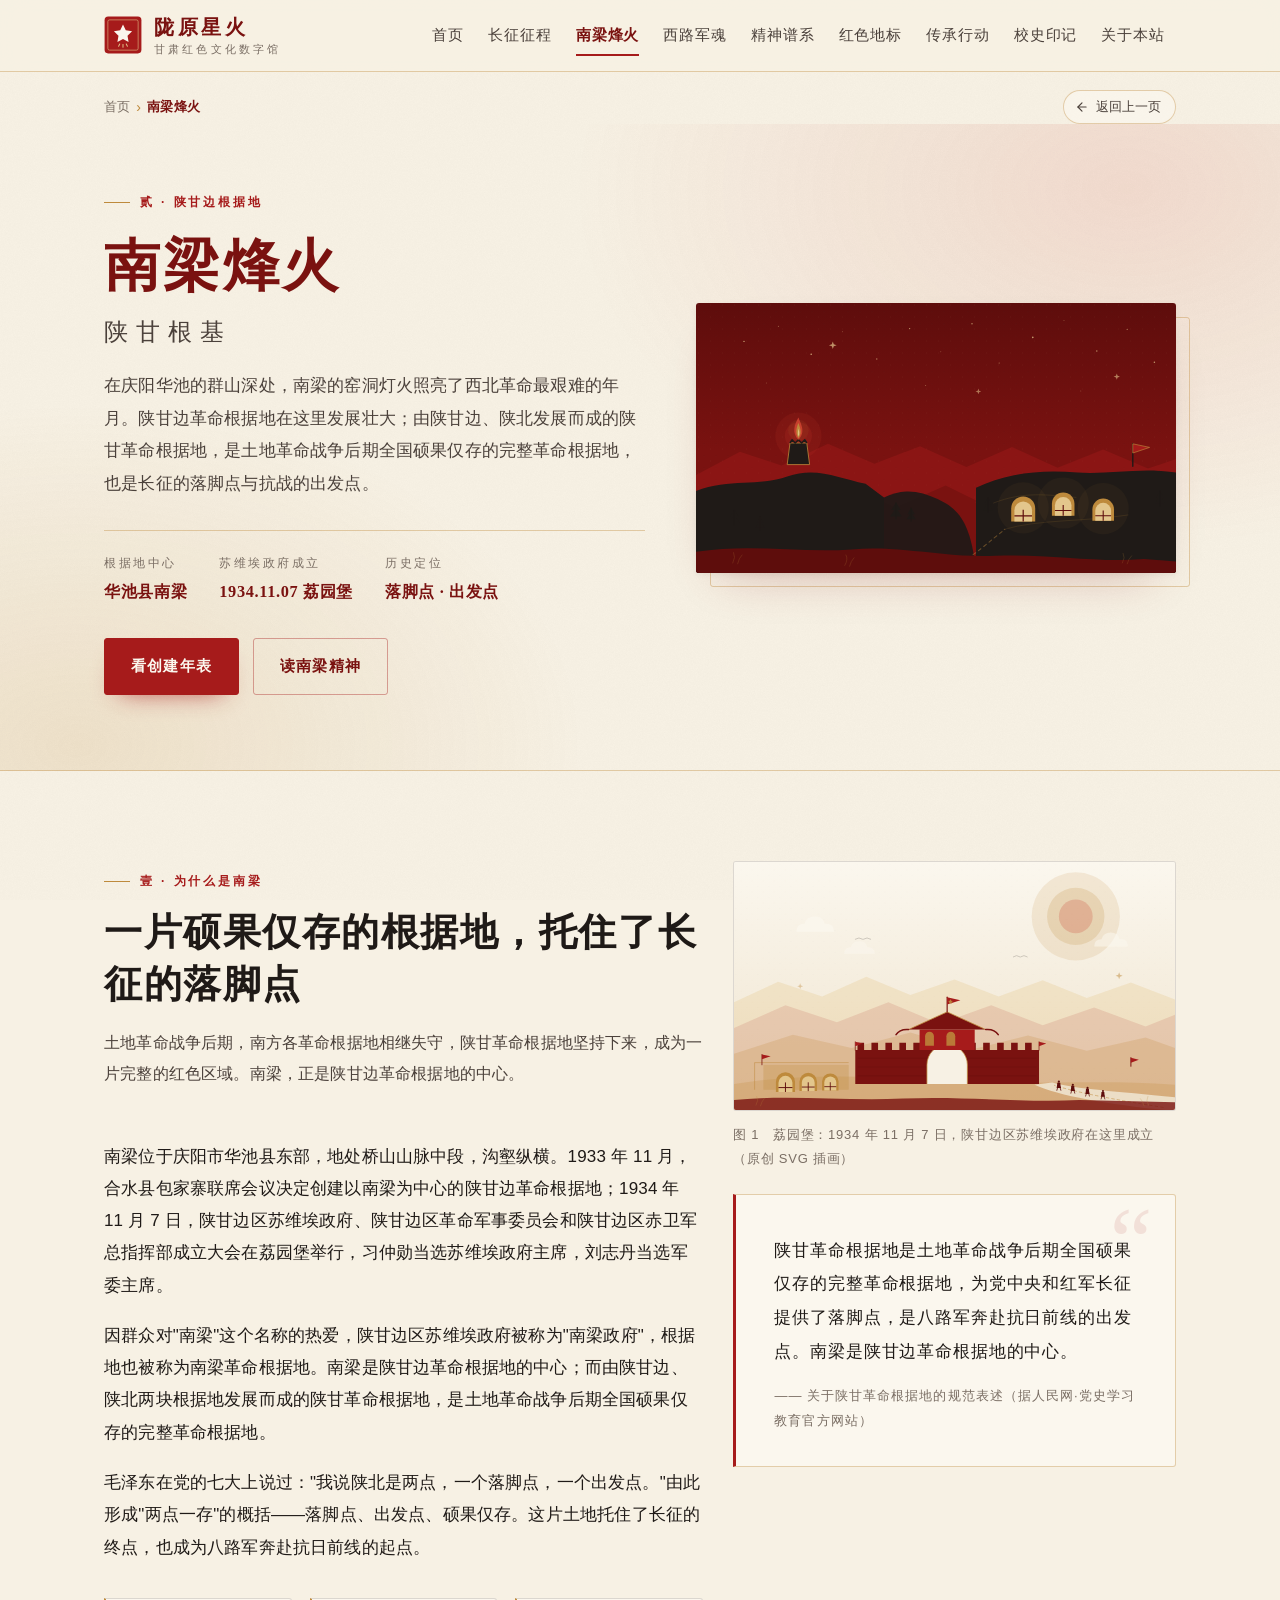
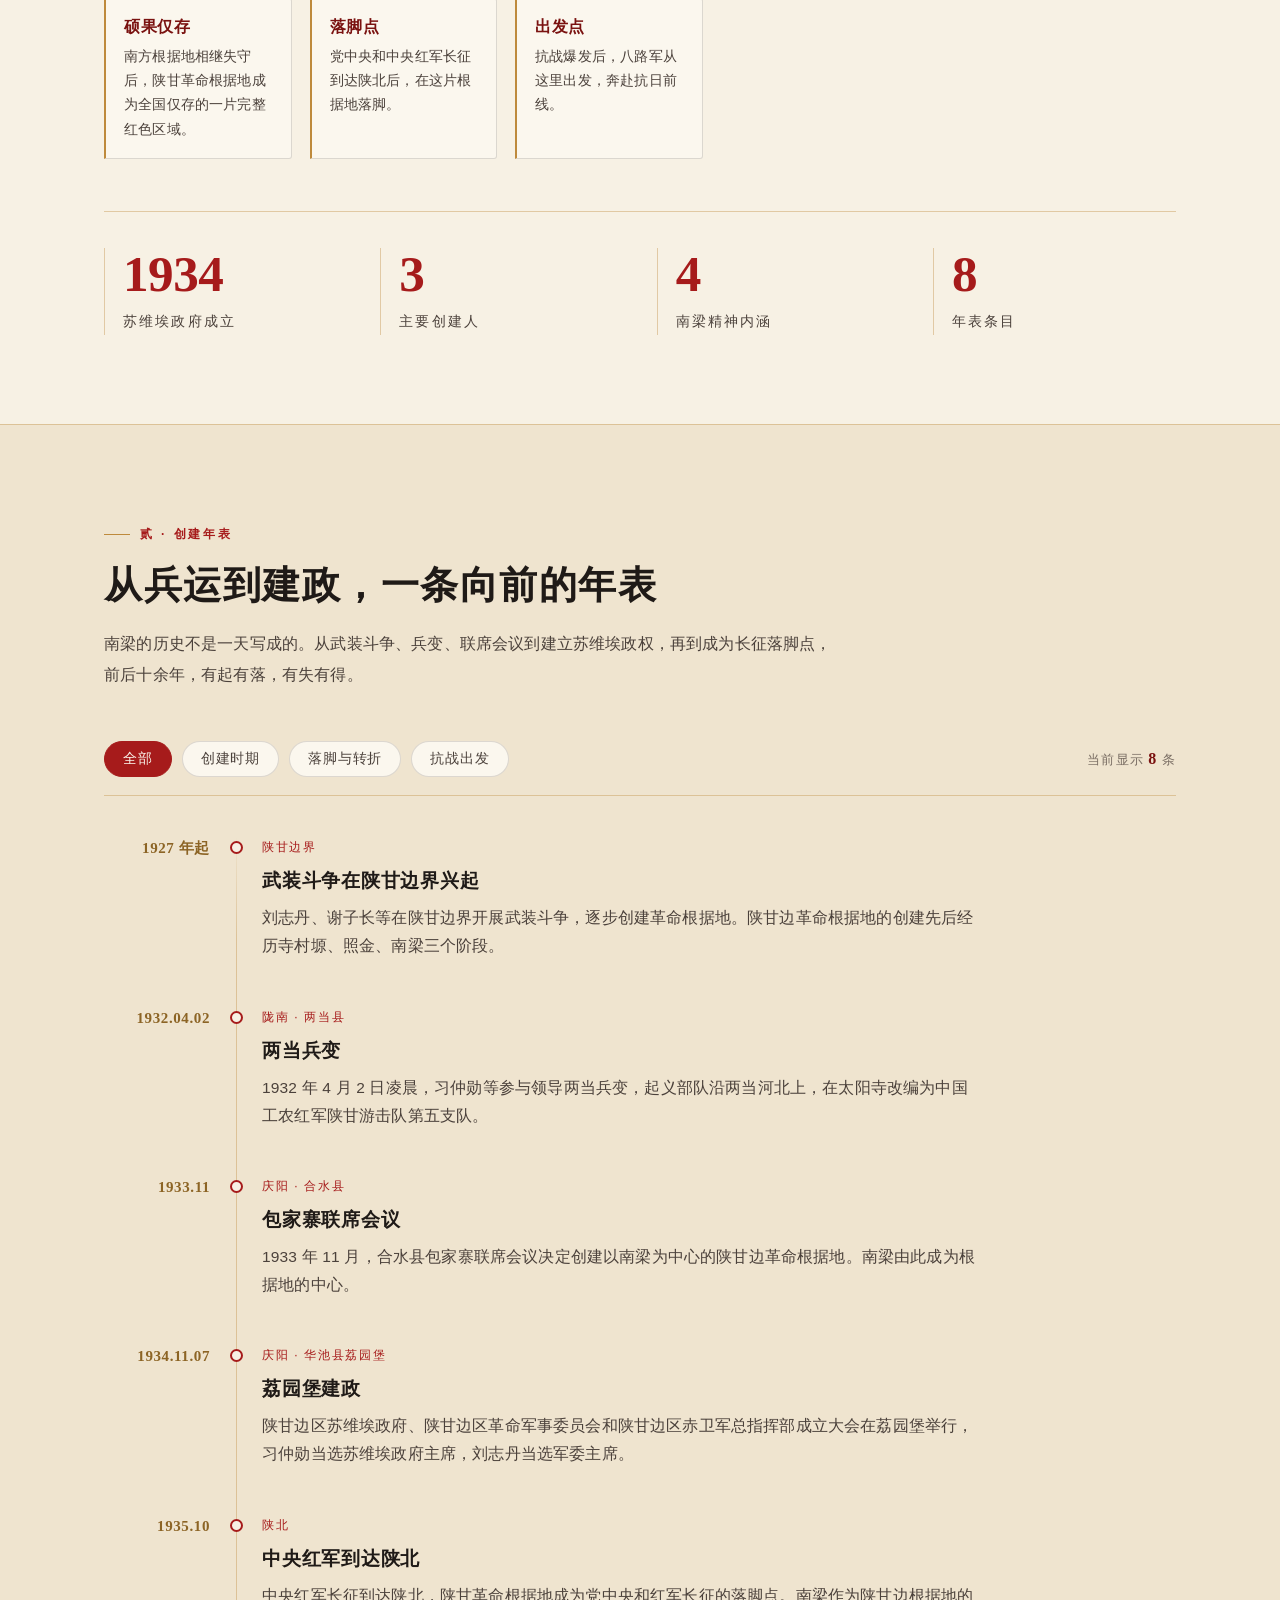
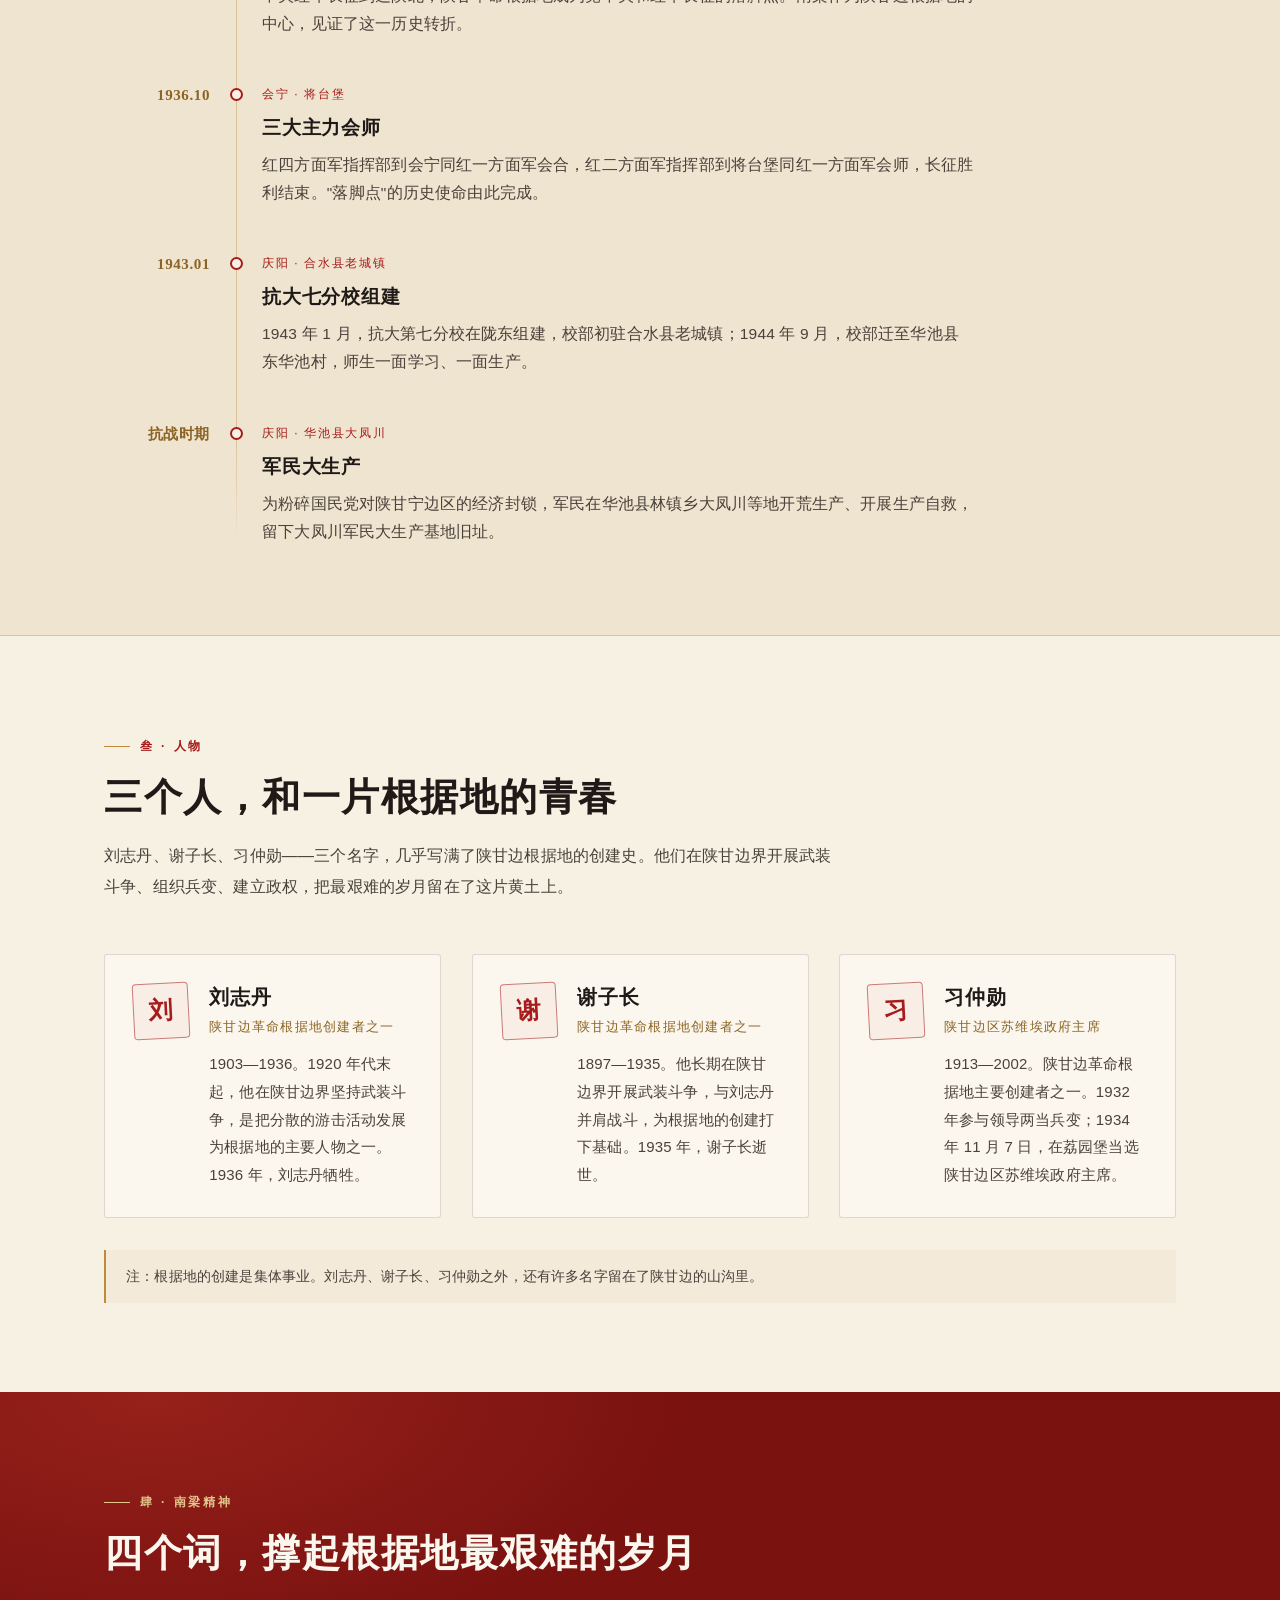
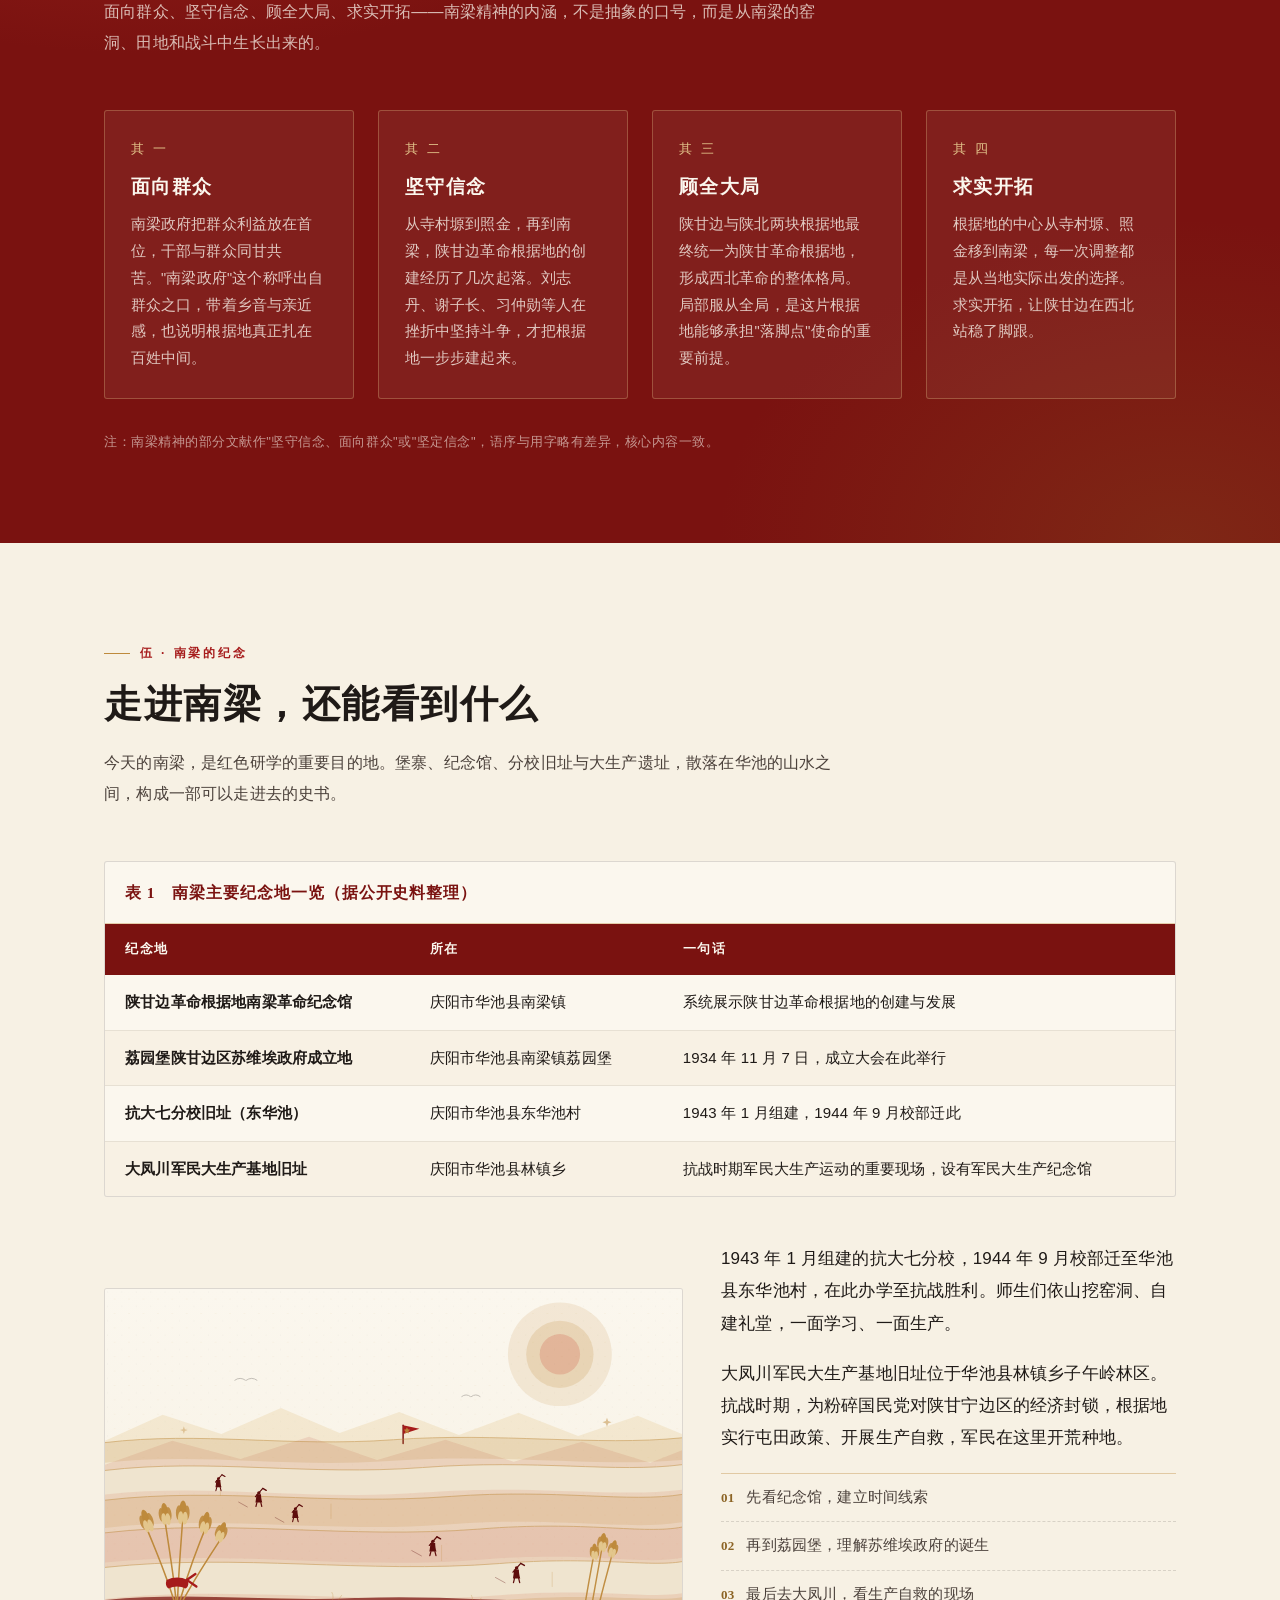
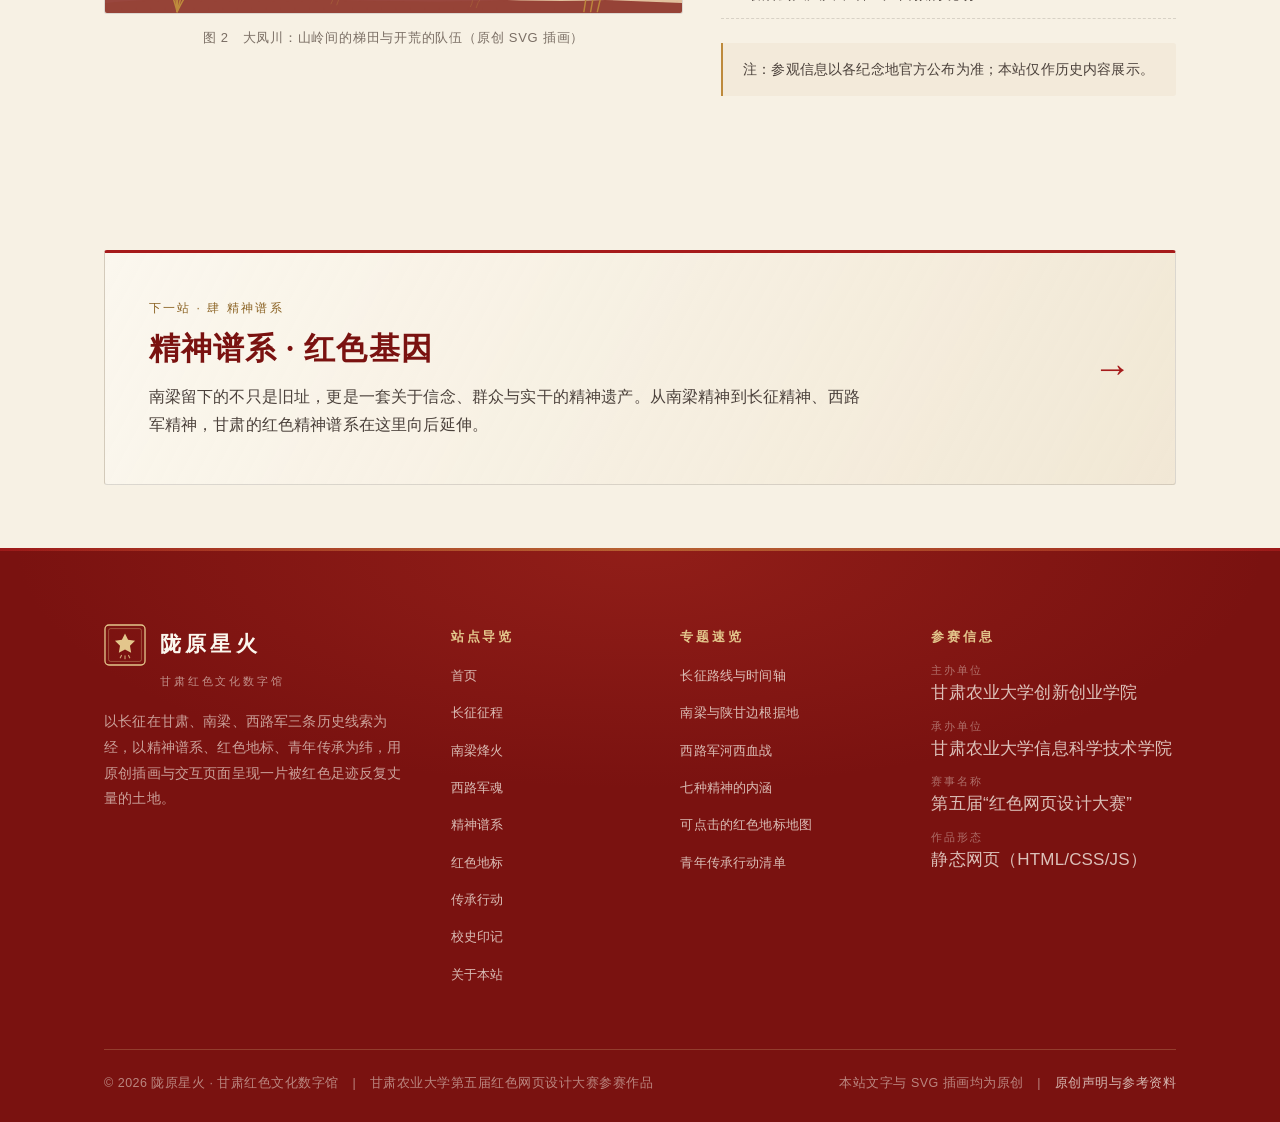
<file: nanliang.html>
<!DOCTYPE html>
<html lang="zh-CN" class="no-js">
<head>
<meta charset="UTF-8">
<meta name="viewport" content="width=device-width, initial-scale=1">
<title>南梁烽火 · 陕甘根基 | 陇原星火 · 甘肃红色文化数字馆</title>
<meta name="description" content="甘肃庆阳华池南梁，陕甘边革命根据地的中心。刘志丹、谢子长、习仲勋等在此创建根据地，1934 年 11 月陕甘边区苏维埃政府在荔园堡成立。南梁是党中央和红军长征的落脚点，也是八路军奔赴抗日前线的出发点。">
<meta name="keywords" content="南梁,陕甘边革命根据地,荔园堡,刘志丹,谢子长,习仲勋,南梁精神,庆阳华池">
<meta name="author" content="甘肃农业大学 第五届红色网页设计大赛参赛作品">
<meta name="theme-color" content="#7A1210">
<link rel="icon" href="images/favicon.svg" type="image/svg+xml">
<link rel="stylesheet" href="css/base.css">
<link rel="stylesheet" href="css/nanliang.css">
<script>document.documentElement.className = document.documentElement.className.replace("no-js", "js");</script>
</head>
<body class="page-nanliang">
<a class="skip-link" href="#main">跳到主要内容</a>
<noscript><p class="noscript-note">本站部分交互效果需要启用 JavaScript；未启用时，全部图文内容仍可正常阅读。</p></noscript>
<div class="progress-bar" aria-hidden="true"><span data-progress></span></div>
<!-- SHELL:HEADER:START（页头由 _build/gen_skeleton.py 统一维护，请勿手动修改） -->
<header class="site-header">
  <div class="wrap site-header__inner">
    <a class="brand" href="index.html" aria-label="陇原星火 · 甘肃红色文化数字馆 首页">
      <img class="brand__logo" src="images/logo.svg" alt="" width="38" height="38">
      <span class="brand__text">
        <span class="brand__name">陇原星火</span>
        <span class="brand__sub">甘肃红色文化数字馆</span>
      </span>
    </a>
    <button class="nav-toggle" type="button" aria-expanded="false" aria-controls="site-nav" aria-label="打开导航菜单">
      <span class="nav-toggle__bars"><span></span></span>
    </button>
    <nav class="nav" id="site-nav" aria-label="主导航">
      <a class="nav__link" href="index.html">首页</a>
      <a class="nav__link" href="changzheng.html">长征征程</a>
      <a class="nav__link" href="nanliang.html" aria-current="page">南梁烽火</a>
      <a class="nav__link" href="xilu.html">西路军魂</a>
      <a class="nav__link" href="jingshen.html">精神谱系</a>
      <a class="nav__link" href="dizhi.html">红色地标</a>
      <a class="nav__link" href="chuancheng.html">传承行动</a>
      <a class="nav__link" href="xiaoshi.html">校史印记</a>
      <a class="nav__link" href="guanyu.html">关于本站</a>
    </nav>
  </div>
</header>
<!-- SHELL:HEADER:END -->

<main id="main" class="main">
  <!-- SHELL:CRUMBS:START（面包屑由 _build/gen_skeleton.py 统一维护） -->
  <nav class="crumbs" aria-label="面包屑导航">
    <div class="wrap crumbs__inner">
      <ol class="crumbs__list">
        <li><a href="index.html">首页</a></li>
        <li><span aria-current="page">南梁烽火</span></li>
      </ol>
      <button class="back-link" type="button" data-back data-back-href="index.html">
        <svg width="14" height="14" viewBox="0 0 24 24" fill="none" stroke="currentColor" stroke-width="2" stroke-linecap="round" stroke-linejoin="round" aria-hidden="true"><path d="M19 12H5"/><path d="M12 19l-7-7 7-7"/></svg>
        返回上一页
      </button>
    </div>
  </nav>
  <!-- SHELL:CRUMBS:END -->
<!-- MAIN:START -->
  <section class="page-hero">
    <div class="wrap page-hero__inner">
      <div class="page-hero__meta">
        <p class="eyebrow">贰 · 陕甘边根据地</p>
        <h1 class="page-hero__title">南梁烽火 <span class="page-hero__title-sub">陕甘根基</span></h1>
        <p class="page-hero__desc">在庆阳华池的群山深处，南梁的窑洞灯火照亮了西北革命最艰难的年月。陕甘边革命根据地在这里发展壮大；由陕甘边、陕北发展而成的陕甘革命根据地，是土地革命战争后期全国硕果仅存的完整革命根据地，也是长征的落脚点与抗战的出发点。</p>
        <ul class="page-hero__facts">
          <li><span>根据地中心</span><strong>华池县南梁</strong></li>
          <li><span>苏维埃政府成立</span><strong>1934.11.07 荔园堡</strong></li>
          <li><span>历史定位</span><strong>落脚点 · 出发点</strong></li>
        </ul>
        <div class="btn-row reveal">
          <a class="btn btn--primary" href="#timeline">看创建年表</a>
          <a class="btn btn--ghost" href="#spirit">读南梁精神</a>
        </div>
      </div>
      <div class="page-hero__art reveal">
        <img src="images/nanliang-hero.svg" alt="南梁群山与荔园堡窑洞式建筑剪影，山巅一豆灯火" width="1200" height="675" fetchpriority="high">
      </div>
    </div>
  </section>
  <!-- 壹 · 为什么是南梁 -->
  <section class="section" id="why">
    <div class="wrap">
      <div class="grid grid-side nl-why">
        <div class="nl-why__body reveal">
          <header class="section-head">
            <p class="eyebrow">壹 · 为什么是南梁</p>
            <h2 class="section-title">一片硕果仅存的根据地，托住了长征的落脚点</h2>
            <p class="section-lead">土地革命战争后期，南方各革命根据地相继失守，陕甘革命根据地坚持下来，成为一片完整的红色区域。南梁，正是陕甘边革命根据地的中心。</p>
          </header>
          <p>南梁位于庆阳市华池县东部，地处桥山山脉中段，沟壑纵横。1933 年 11 月，合水县包家寨联席会议决定创建以南梁为中心的陕甘边革命根据地；1934 年 11 月 7 日，陕甘边区苏维埃政府、陕甘边区革命军事委员会和陕甘边区赤卫军总指挥部成立大会在荔园堡举行，习仲勋当选苏维埃政府主席，刘志丹当选军委主席。</p>
          <p>因群众对"南梁"这个名称的热爱，陕甘边区苏维埃政府被称为"南梁政府"，根据地也被称为南梁革命根据地。南梁是陕甘边革命根据地的中心；而由陕甘边、陕北两块根据地发展而成的陕甘革命根据地，是土地革命战争后期全国硕果仅存的完整革命根据地。</p>
          <p>毛泽东在党的七大上说过："我说陕北是两点，一个落脚点，一个出发点。"由此形成"两点一存"的概括——落脚点、出发点、硕果仅存。这片土地托住了长征的终点，也成为八路军奔赴抗日前线的起点。</p>

          <div class="nl-why__aspects">
            <div class="nl-why__aspect">
              <h3>硕果仅存</h3>
              <p>南方根据地相继失守后，陕甘革命根据地成为全国仅存的一片完整红色区域。</p>
            </div>
            <div class="nl-why__aspect">
              <h3>落脚点</h3>
              <p>党中央和中央红军长征到达陕北后，在这片根据地落脚。</p>
            </div>
            <div class="nl-why__aspect">
              <h3>出发点</h3>
              <p>抗战爆发后，八路军从这里出发，奔赴抗日前线。</p>
            </div>
          </div>
        </div>

        <aside class="nl-why__aside reveal" style="--i:1">
          <figure class="figure">
            <img src="images/nanliang-liyuanbao.svg" alt="原创插画：南梁荔园堡的堡寨城门、窑洞与山峦剪影" width="1200" height="675" loading="lazy">
            <figcaption class="figure__cap">图 1　荔园堡：1934 年 11 月 7 日，陕甘边区苏维埃政府在这里成立（原创 SVG 插画）</figcaption>
          </figure>
          <blockquote class="quote">
            <p class="quote__text">陕甘革命根据地是土地革命战争后期全国硕果仅存的完整革命根据地，为党中央和红军长征提供了落脚点，是八路军奔赴抗日前线的出发点。南梁是陕甘边革命根据地的中心。</p>
            <cite class="quote__from">—— 关于陕甘革命根据地的规范表述（据人民网·党史学习教育官方网站）</cite>
          </blockquote>
        </aside>
      </div>

      <div class="stats nl-stats reveal">
        <div class="stat">
          <p class="stat__num" data-count="1934">1934</p>
          <p class="stat__label">苏维埃政府成立</p>
        </div>
        <div class="stat">
          <p class="stat__num" data-count="3">3</p>
          <p class="stat__label">主要创建人</p>
        </div>
        <div class="stat">
          <p class="stat__num" data-count="4">4</p>
          <p class="stat__label">南梁精神内涵</p>
        </div>
        <div class="stat">
          <p class="stat__num" data-count="8">8</p>
          <p class="stat__label">年表条目</p>
        </div>
      </div>
    </div>
  </section>

  <!-- 贰 · 创建年表 -->
  <section class="section section--paper" id="timeline">
    <div class="wrap">
      <header class="section-head reveal">
        <p class="eyebrow">贰 · 创建年表</p>
        <h2 class="section-title">从兵运到建政，一条向前的年表</h2>
        <p class="section-lead">南梁的历史不是一天写成的。从武装斗争、兵变、联席会议到建立苏维埃政权，再到成为长征落脚点，前后十余年，有起有落，有失有得。</p>
      </header>

      <div class="nl-timeline-wrap" data-nl-timeline>
        <div class="nl-timeline-head">
          <div class="chips nl-filter" role="group" aria-label="按阶段筛选年表">
            <button class="chip" type="button" data-stage-filter="all" aria-pressed="true">全部</button>
            <button class="chip" type="button" data-stage-filter="found" aria-pressed="false">创建时期</button>
            <button class="chip" type="button" data-stage-filter="turn" aria-pressed="false">落脚与转折</button>
            <button class="chip" type="button" data-stage-filter="carry" aria-pressed="false">抗战出发</button>
          </div>
          <p class="nl-count" aria-live="polite">当前显示 <b data-nl-count>8</b> 条</p>
        </div>

        <ol class="timeline nl-timeline">
          <li class="timeline__item nl-timeline__item reveal" data-stage="found" style="--i:0">
            <p class="timeline__date">1927 年起</p>
            <div>
              <p class="timeline__meta">陕甘边界</p>
              <h3 class="timeline__title">武装斗争在陕甘边界兴起</h3>
              <p class="timeline__text">刘志丹、谢子长等在陕甘边界开展武装斗争，逐步创建革命根据地。陕甘边革命根据地的创建先后经历寺村塬、照金、南梁三个阶段。</p>
            </div>
          </li>
          <li class="timeline__item nl-timeline__item reveal" data-stage="found" style="--i:1">
            <p class="timeline__date">1932.04.02</p>
            <div>
              <p class="timeline__meta">陇南 · 两当县</p>
              <h3 class="timeline__title">两当兵变</h3>
              <p class="timeline__text">1932 年 4 月 2 日凌晨，习仲勋等参与领导两当兵变，起义部队沿两当河北上，在太阳寺改编为中国工农红军陕甘游击队第五支队。</p>
            </div>
          </li>
          <li class="timeline__item nl-timeline__item reveal" data-stage="found" style="--i:2">
            <p class="timeline__date">1933.11</p>
            <div>
              <p class="timeline__meta">庆阳 · 合水县</p>
              <h3 class="timeline__title">包家寨联席会议</h3>
              <p class="timeline__text">1933 年 11 月，合水县包家寨联席会议决定创建以南梁为中心的陕甘边革命根据地。南梁由此成为根据地的中心。</p>
            </div>
          </li>
          <li class="timeline__item nl-timeline__item reveal" data-stage="found" style="--i:3">
            <p class="timeline__date">1934.11.07</p>
            <div>
              <p class="timeline__meta">庆阳 · 华池县荔园堡</p>
              <h3 class="timeline__title">荔园堡建政</h3>
              <p class="timeline__text">陕甘边区苏维埃政府、陕甘边区革命军事委员会和陕甘边区赤卫军总指挥部成立大会在荔园堡举行，习仲勋当选苏维埃政府主席，刘志丹当选军委主席。</p>
            </div>
          </li>
          <li class="timeline__item nl-timeline__item reveal" data-stage="turn" style="--i:4">
            <p class="timeline__date">1935.10</p>
            <div>
              <p class="timeline__meta">陕北</p>
              <h3 class="timeline__title">中央红军到达陕北</h3>
              <p class="timeline__text">中央红军长征到达陕北，陕甘革命根据地成为党中央和红军长征的落脚点。南梁作为陕甘边根据地的中心，见证了这一历史转折。</p>
            </div>
          </li>
          <li class="timeline__item nl-timeline__item reveal" data-stage="turn" style="--i:5">
            <p class="timeline__date">1936.10</p>
            <div>
              <p class="timeline__meta">会宁 · 将台堡</p>
              <h3 class="timeline__title">三大主力会师</h3>
              <p class="timeline__text">红四方面军指挥部到会宁同红一方面军会合，红二方面军指挥部到将台堡同红一方面军会师，长征胜利结束。"落脚点"的历史使命由此完成。</p>
            </div>
          </li>
          <li class="timeline__item nl-timeline__item reveal" data-stage="carry" style="--i:6">
            <p class="timeline__date">1943.01</p>
            <div>
              <p class="timeline__meta">庆阳 · 合水县老城镇</p>
              <h3 class="timeline__title">抗大七分校组建</h3>
              <p class="timeline__text">1943 年 1 月，抗大第七分校在陇东组建，校部初驻合水县老城镇；1944 年 9 月，校部迁至华池县东华池村，师生一面学习、一面生产。</p>
            </div>
          </li>
          <li class="timeline__item nl-timeline__item reveal" data-stage="carry" style="--i:7">
            <p class="timeline__date">抗战时期</p>
            <div>
              <p class="timeline__meta">庆阳 · 华池县大凤川</p>
              <h3 class="timeline__title">军民大生产</h3>
              <p class="timeline__text">为粉碎国民党对陕甘宁边区的经济封锁，军民在华池县林镇乡大凤川等地开荒生产、开展生产自救，留下大凤川军民大生产基地旧址。</p>
            </div>
          </li>
        </ol>
      </div>
    </div>
  </section>

  <!-- 叁 · 人物 -->
  <section class="section" id="people">
    <div class="wrap">
      <header class="section-head reveal">
        <p class="eyebrow">叁 · 人物</p>
        <h2 class="section-title">三个人，和一片根据地的青春</h2>
        <p class="section-lead">刘志丹、谢子长、习仲勋——三个名字，几乎写满了陕甘边根据地的创建史。他们在陕甘边界开展武装斗争、组织兵变、建立政权，把最艰难的岁月留在了这片黄土上。</p>
      </header>

      <div class="grid grid-3">
        <article class="person reveal" style="--i:1">
          <p class="person__seal" aria-hidden="true">刘</p>
          <div class="person__body">
            <h3 class="person__name">刘志丹</h3>
            <p class="person__role">陕甘边革命根据地创建者之一</p>
            <p class="person__text">1903—1936。1920 年代末起，他在陕甘边界坚持武装斗争，是把分散的游击活动发展为根据地的主要人物之一。1936 年，刘志丹牺牲。</p>
          </div>
        </article>

        <article class="person reveal" style="--i:2">
          <p class="person__seal" aria-hidden="true">谢</p>
          <div class="person__body">
            <h3 class="person__name">谢子长</h3>
            <p class="person__role">陕甘边革命根据地创建者之一</p>
            <p class="person__text">1897—1935。他长期在陕甘边界开展武装斗争，与刘志丹并肩战斗，为根据地的创建打下基础。1935 年，谢子长逝世。</p>
          </div>
        </article>

        <article class="person reveal" style="--i:3">
          <p class="person__seal" aria-hidden="true">习</p>
          <div class="person__body">
            <h3 class="person__name">习仲勋</h3>
            <p class="person__role">陕甘边区苏维埃政府主席</p>
            <p class="person__text">1913—2002。陕甘边革命根据地主要创建者之一。1932 年参与领导两当兵变；1934 年 11 月 7 日，在荔园堡当选陕甘边区苏维埃政府主席。</p>
          </div>
        </article>
      </div>
      <p class="note mt-4 reveal">注：根据地的创建是集体事业。刘志丹、谢子长、习仲勋之外，还有许多名字留在了陕甘边的山沟里。</p>
    </div>
  </section>

  <!-- 肆 · 南梁精神 -->
  <section class="section section--dark" id="spirit">
    <div class="wrap">
      <header class="section-head reveal">
        <p class="eyebrow">肆 · 南梁精神</p>
        <h2 class="section-title">四个词，撑起根据地最艰难的岁月</h2>
        <p class="section-lead">面向群众、坚守信念、顾全大局、求实开拓——南梁精神的内涵，不是抽象的口号，而是从南梁的窑洞、田地和战斗中生长出来的。</p>
      </header>

      <div class="nl-spirit__grid">
        <article class="nl-spirit__card reveal" style="--i:1">
          <span class="nl-spirit__idx">其 一</span>
          <h3 class="nl-spirit__title">面向群众</h3>
          <p class="nl-spirit__text">南梁政府把群众利益放在首位，干部与群众同甘共苦。"南梁政府"这个称呼出自群众之口，带着乡音与亲近感，也说明根据地真正扎在百姓中间。</p>
        </article>
        <article class="nl-spirit__card reveal" style="--i:2">
          <span class="nl-spirit__idx">其 二</span>
          <h3 class="nl-spirit__title">坚守信念</h3>
          <p class="nl-spirit__text">从寺村塬到照金，再到南梁，陕甘边革命根据地的创建经历了几次起落。刘志丹、谢子长、习仲勋等人在挫折中坚持斗争，才把根据地一步步建起来。</p>
        </article>
        <article class="nl-spirit__card reveal" style="--i:3">
          <span class="nl-spirit__idx">其 三</span>
          <h3 class="nl-spirit__title">顾全大局</h3>
          <p class="nl-spirit__text">陕甘边与陕北两块根据地最终统一为陕甘革命根据地，形成西北革命的整体格局。局部服从全局，是这片根据地能够承担"落脚点"使命的重要前提。</p>
        </article>
        <article class="nl-spirit__card reveal" style="--i:4">
          <span class="nl-spirit__idx">其 四</span>
          <h3 class="nl-spirit__title">求实开拓</h3>
          <p class="nl-spirit__text">根据地的中心从寺村塬、照金移到南梁，每一次调整都是从当地实际出发的选择。求实开拓，让陕甘边在西北站稳了脚跟。</p>
        </article>
      </div>
      <p class="nl-spirit__note">注：南梁精神的部分文献作"坚守信念、面向群众"或"坚定信念"，语序与用字略有差异，核心内容一致。</p>
    </div>
  </section>

  <!-- 伍 · 南梁的纪念 -->
  <section class="section" id="sites">
    <div class="wrap">
      <header class="section-head reveal">
        <p class="eyebrow">伍 · 南梁的纪念</p>
        <h2 class="section-title">走进南梁，还能看到什么</h2>
        <p class="section-lead">今天的南梁，是红色研学的重要目的地。堡寨、纪念馆、分校旧址与大生产遗址，散落在华池的山水之间，构成一部可以走进去的史书。</p>
      </header>

      <div class="table-wrap nl-sites__table reveal">
        <table class="data-table">
          <caption>表 1　南梁主要纪念地一览（据公开史料整理）</caption>
          <thead>
            <tr>
              <th scope="col">纪念地</th>
              <th scope="col">所在</th>
              <th scope="col">一句话</th>
            </tr>
          </thead>
          <tbody>
            <tr>
              <td>陕甘边革命根据地南梁革命纪念馆</td>
              <td>庆阳市华池县南梁镇</td>
              <td>系统展示陕甘边革命根据地的创建与发展</td>
            </tr>
            <tr>
              <td>荔园堡陕甘边区苏维埃政府成立地</td>
              <td>庆阳市华池县南梁镇荔园堡</td>
              <td>1934 年 11 月 7 日，成立大会在此举行</td>
            </tr>
            <tr>
              <td>抗大七分校旧址（东华池）</td>
              <td>庆阳市华池县东华池村</td>
              <td>1943 年 1 月组建，1944 年 9 月校部迁此</td>
            </tr>
            <tr>
              <td>大凤川军民大生产基地旧址</td>
              <td>庆阳市华池县林镇乡</td>
              <td>抗战时期军民大生产运动的重要现场，设有军民大生产纪念馆</td>
            </tr>
          </tbody>
        </table>
      </div>
      <p class="nl-table-hint">表格在窄屏下可左右滑动查看。</p>

      <div class="nl-sites__lower">
        <figure class="figure reveal">
          <img src="images/nanliang-dafengchuan.svg" alt="原创插画：大凤川层层梯田、开荒的军民剪影与远山" width="1200" height="675" loading="lazy">
          <figcaption class="figure__cap">图 2　大凤川：山岭间的梯田与开荒的队伍（原创 SVG 插画）</figcaption>
        </figure>
        <div class="nl-sites__notes reveal" style="--i:1">
          <p>1943 年 1 月组建的抗大七分校，1944 年 9 月校部迁至华池县东华池村，在此办学至抗战胜利。师生们依山挖窑洞、自建礼堂，一面学习、一面生产。</p>
          <p>大凤川军民大生产基地旧址位于华池县林镇乡子午岭林区。抗战时期，为粉碎国民党对陕甘宁边区的经济封锁，根据地实行屯田政策、开展生产自救，军民在这里开荒种地。</p>
          <ul class="nl-sites__list">
            <li><b>01</b>先看纪念馆，建立时间线索</li>
            <li><b>02</b>再到荔园堡，理解苏维埃政府的诞生</li>
            <li><b>03</b>最后去大凤川，看生产自救的现场</li>
          </ul>
          <p class="note mt-3">注：参观信息以各纪念地官方公布为准；本站仅作历史内容展示。</p>
        </div>
      </div>
    </div>
  </section>

  <!-- 陆 · 下一站 -->
  <section class="section section--tight" id="next">
    <div class="wrap">
      <a class="card card--link nl-next reveal" href="jingshen.html">
        <div class="nl-next__body">
          <p class="card__tag">下一站 · 肆 精神谱系</p>
          <h2 class="card__title">精神谱系 · 红色基因</h2>
          <p class="card__text">南梁留下的不只是旧址，更是一套关于信念、群众与实干的精神遗产。从南梁精神到长征精神、西路军精神，甘肃的红色精神谱系在这里向后延伸。</p>
        </div>
        <span class="nl-next__arrow" aria-hidden="true">→</span>
      </a>
    </div>
  </section>
  <!-- MAIN:END -->
</main>

<!-- SHELL:FOOTER:START（页脚由 _build/gen_skeleton.py 统一维护，请勿手动修改） -->
<footer class="site-footer">
  <div class="wrap">
    <div class="footer__grid">
      <div class="footer__col">
        <div class="footer__brand">
          <img class="brand__logo" src="images/logo-light.svg" alt="" width="42" height="42">
          <div>
            <p class="footer__brand-name">陇原星火</p>
            <p class="footer__brand-sub">甘肃红色文化数字馆</p>
          </div>
        </div>
        <p class="footer__desc">以长征在甘肃、南梁、西路军三条历史线索为经，以精神谱系、红色地标、青年传承为纬，用原创插画与交互页面呈现一片被红色足迹反复丈量的土地。</p>
      </div>
      <div class="footer__col">
        <h2 class="footer__title">站点导览</h2>
        <ul class="footer__links">
          <li><a href="index.html">首页</a></li>
          <li><a href="changzheng.html">长征征程</a></li>
          <li><a href="nanliang.html">南梁烽火</a></li>
          <li><a href="xilu.html">西路军魂</a></li>
          <li><a href="jingshen.html">精神谱系</a></li>
          <li><a href="dizhi.html">红色地标</a></li>
          <li><a href="chuancheng.html">传承行动</a></li>
          <li><a href="xiaoshi.html">校史印记</a></li>
          <li><a href="guanyu.html">关于本站</a></li>
        </ul>
      </div>
      <div class="footer__col">
        <h2 class="footer__title">专题速览</h2>
        <ul class="footer__links">
          <li><a href="changzheng.html">长征路线与时间轴</a></li>
          <li><a href="nanliang.html">南梁与陕甘边根据地</a></li>
          <li><a href="xilu.html">西路军河西血战</a></li>
          <li><a href="jingshen.html">七种精神的内涵</a></li>
          <li><a href="dizhi.html">可点击的红色地标地图</a></li>
          <li><a href="chuancheng.html">青年传承行动清单</a></li>
        </ul>
      </div>
      <div class="footer__col">
        <h2 class="footer__title">参赛信息</h2>
        <ul class="footer__links">
          <li><span>主办单位</span>甘肃农业大学创新创业学院</li>
          <li><span>承办单位</span>甘肃农业大学信息科学技术学院</li>
          <li><span>赛事名称</span>第五届“红色网页设计大赛”</li>
          <li><span>作品形态</span>静态网页（HTML/CSS/JS）</li>
        </ul>
      </div>
    </div>
    <div class="footer__bottom">
      <p>© <span data-year>2026</span> 陇原星火 · 甘肃红色文化数字馆　|　甘肃农业大学第五届红色网页设计大赛参赛作品</p>
      <p>本站文字与 SVG 插画均为原创　|　<a href="guanyu.html">原创声明与参考资料</a></p>
    </div>
  </div>
</footer>
<!-- SHELL:FOOTER:END -->

<script src="js/main.js"></script>
<script src="js/nanliang.js"></script>
</body>
</html>
</file>
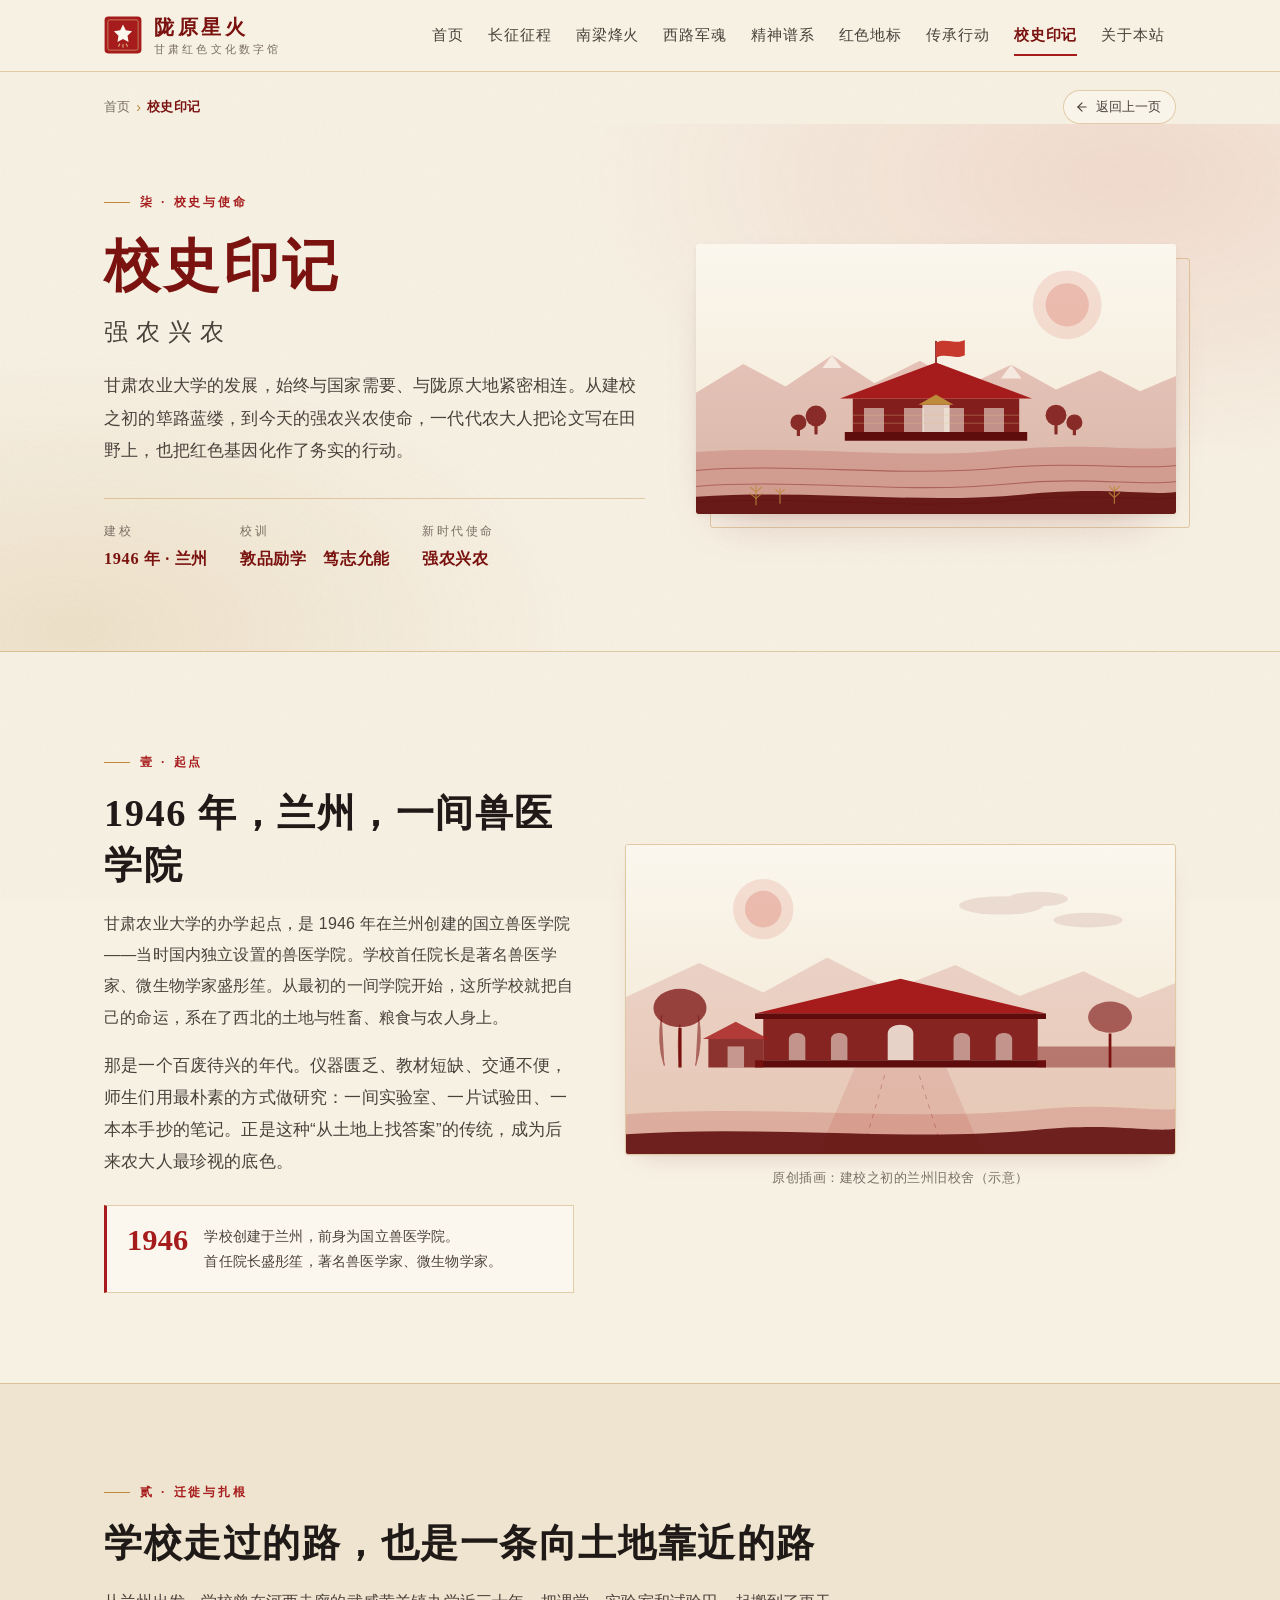
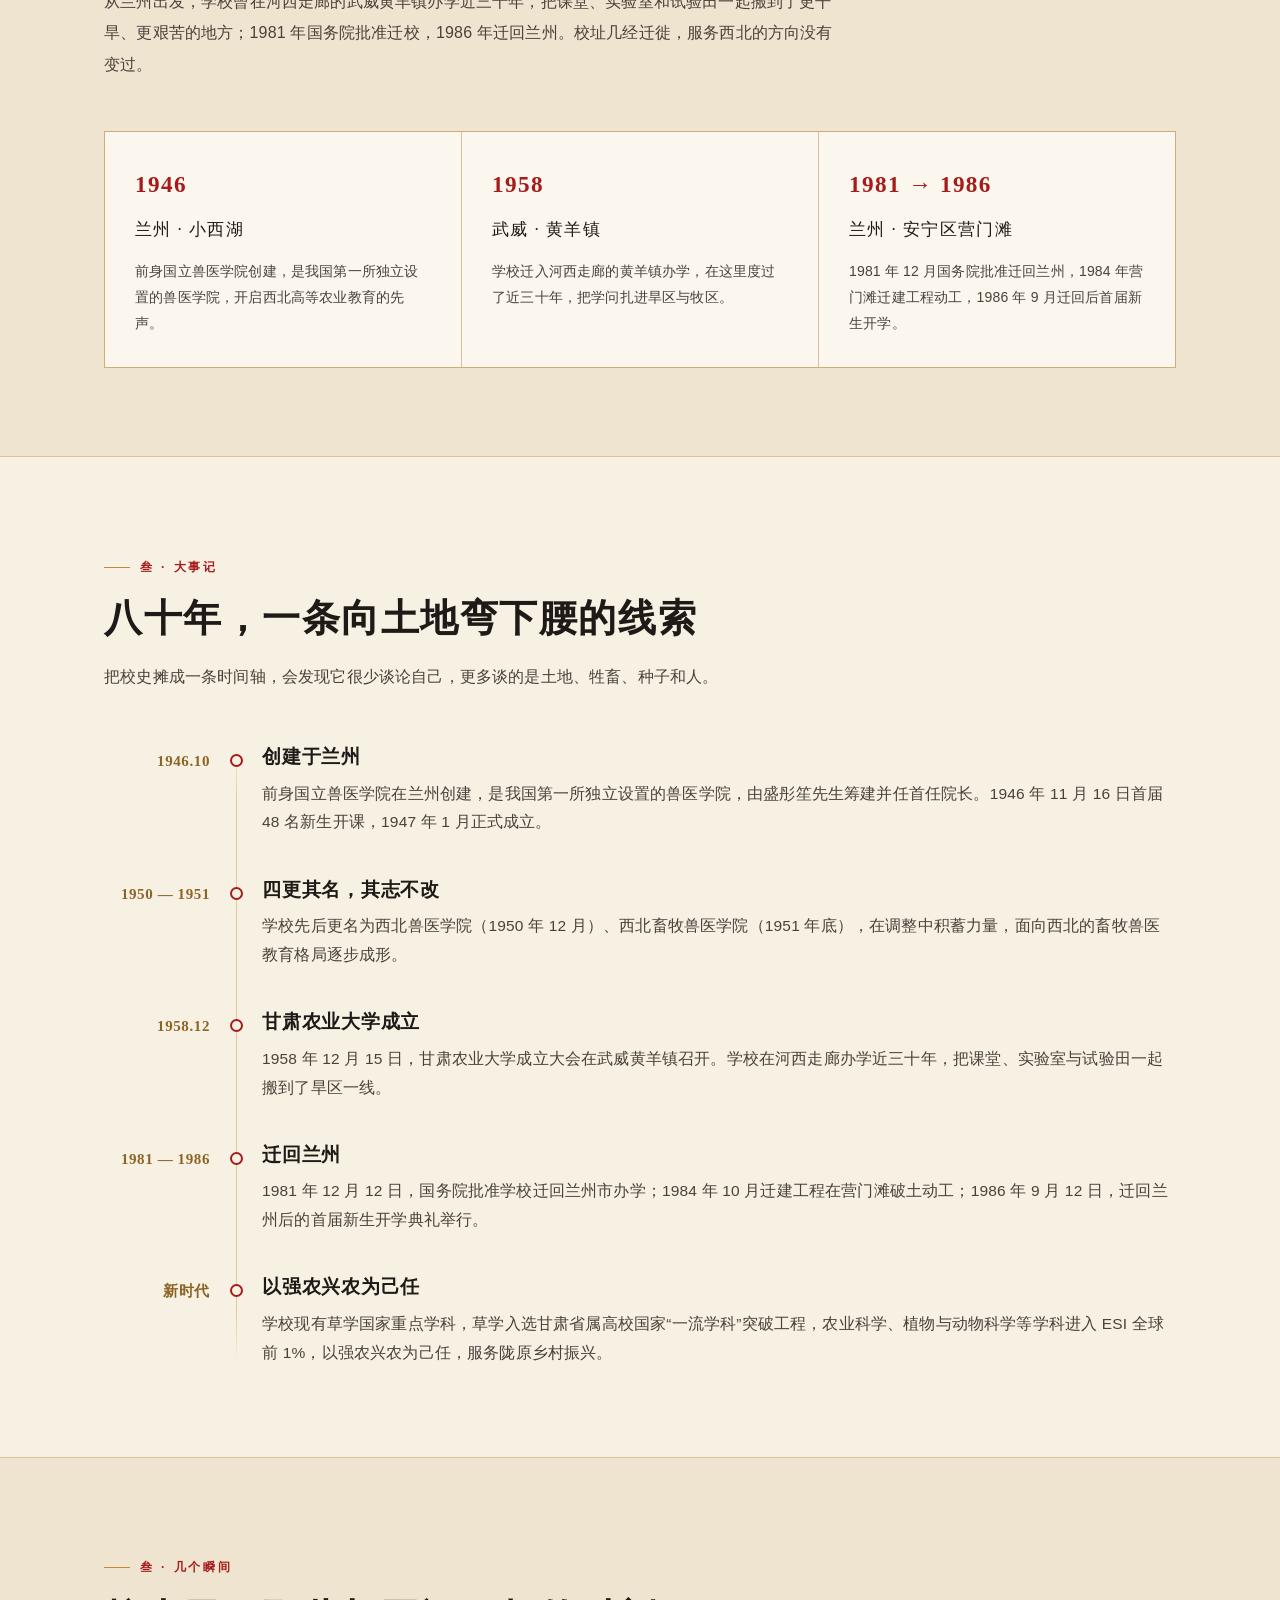
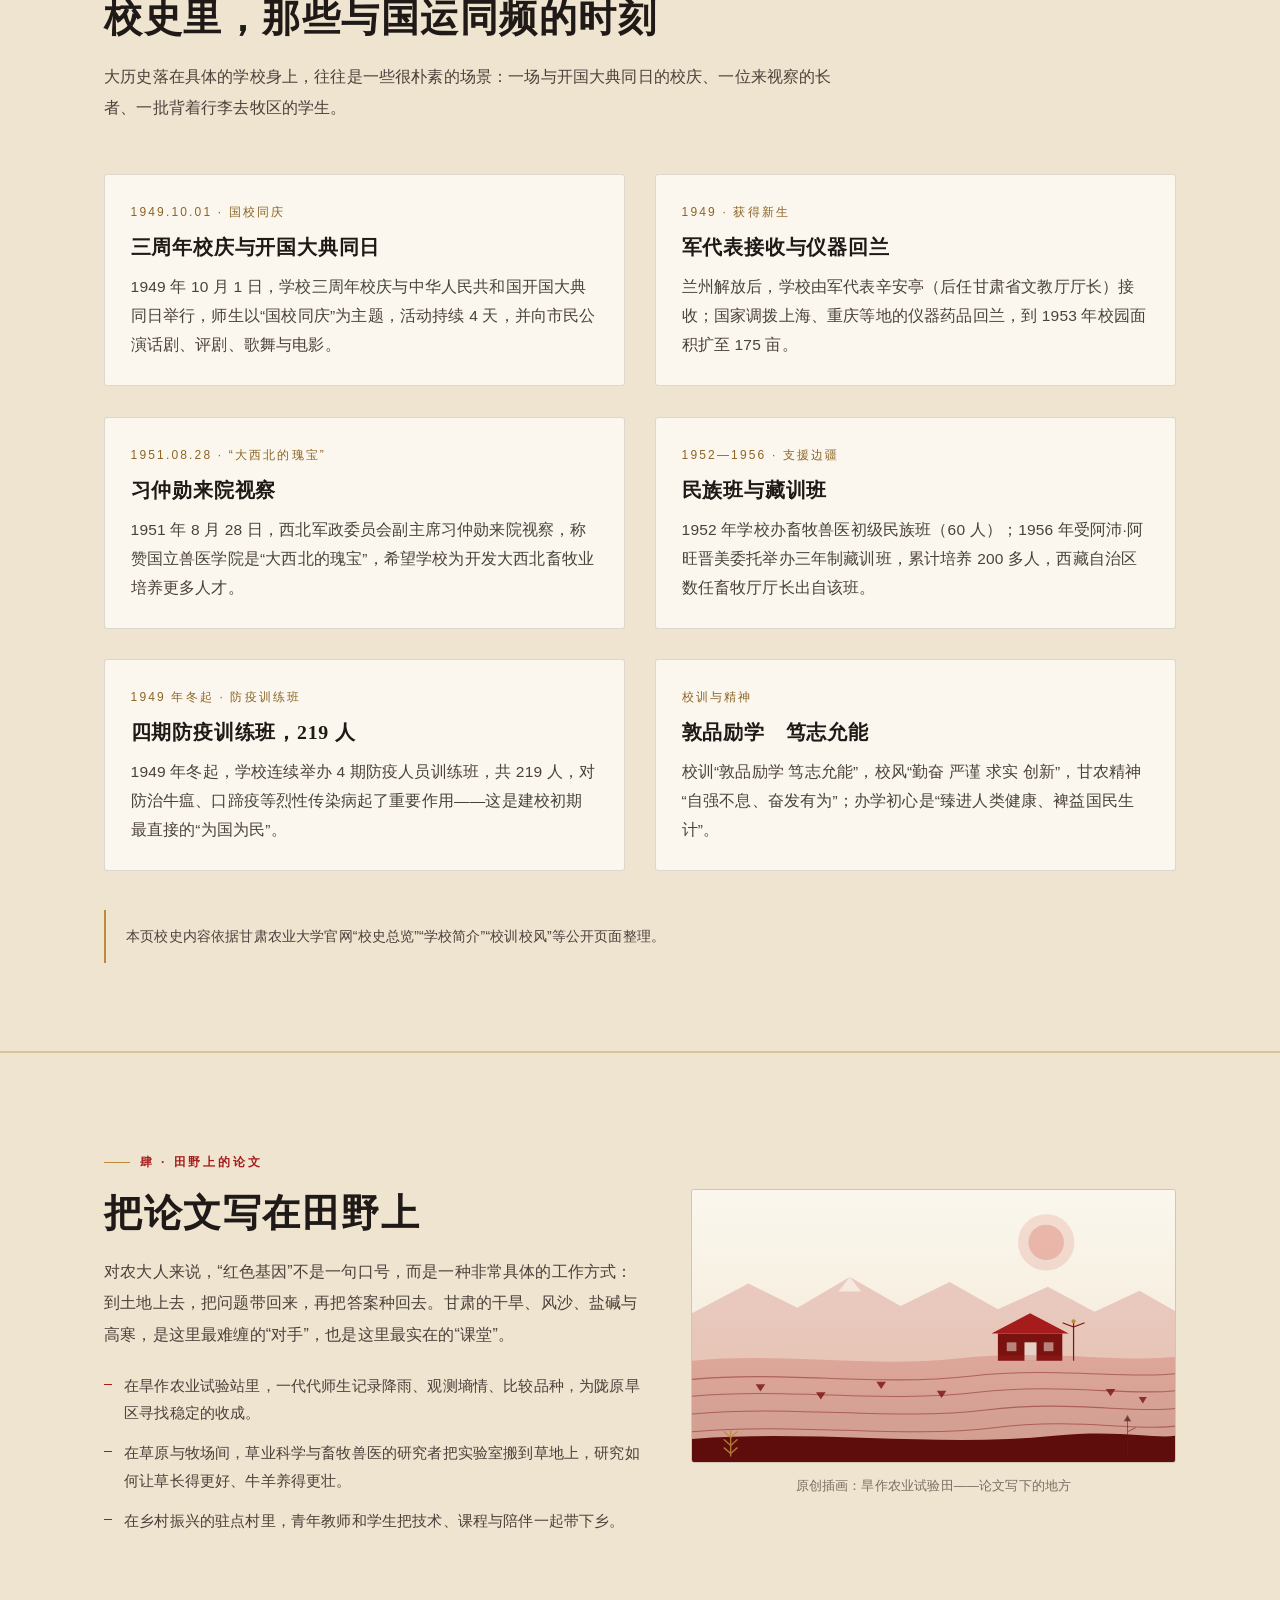
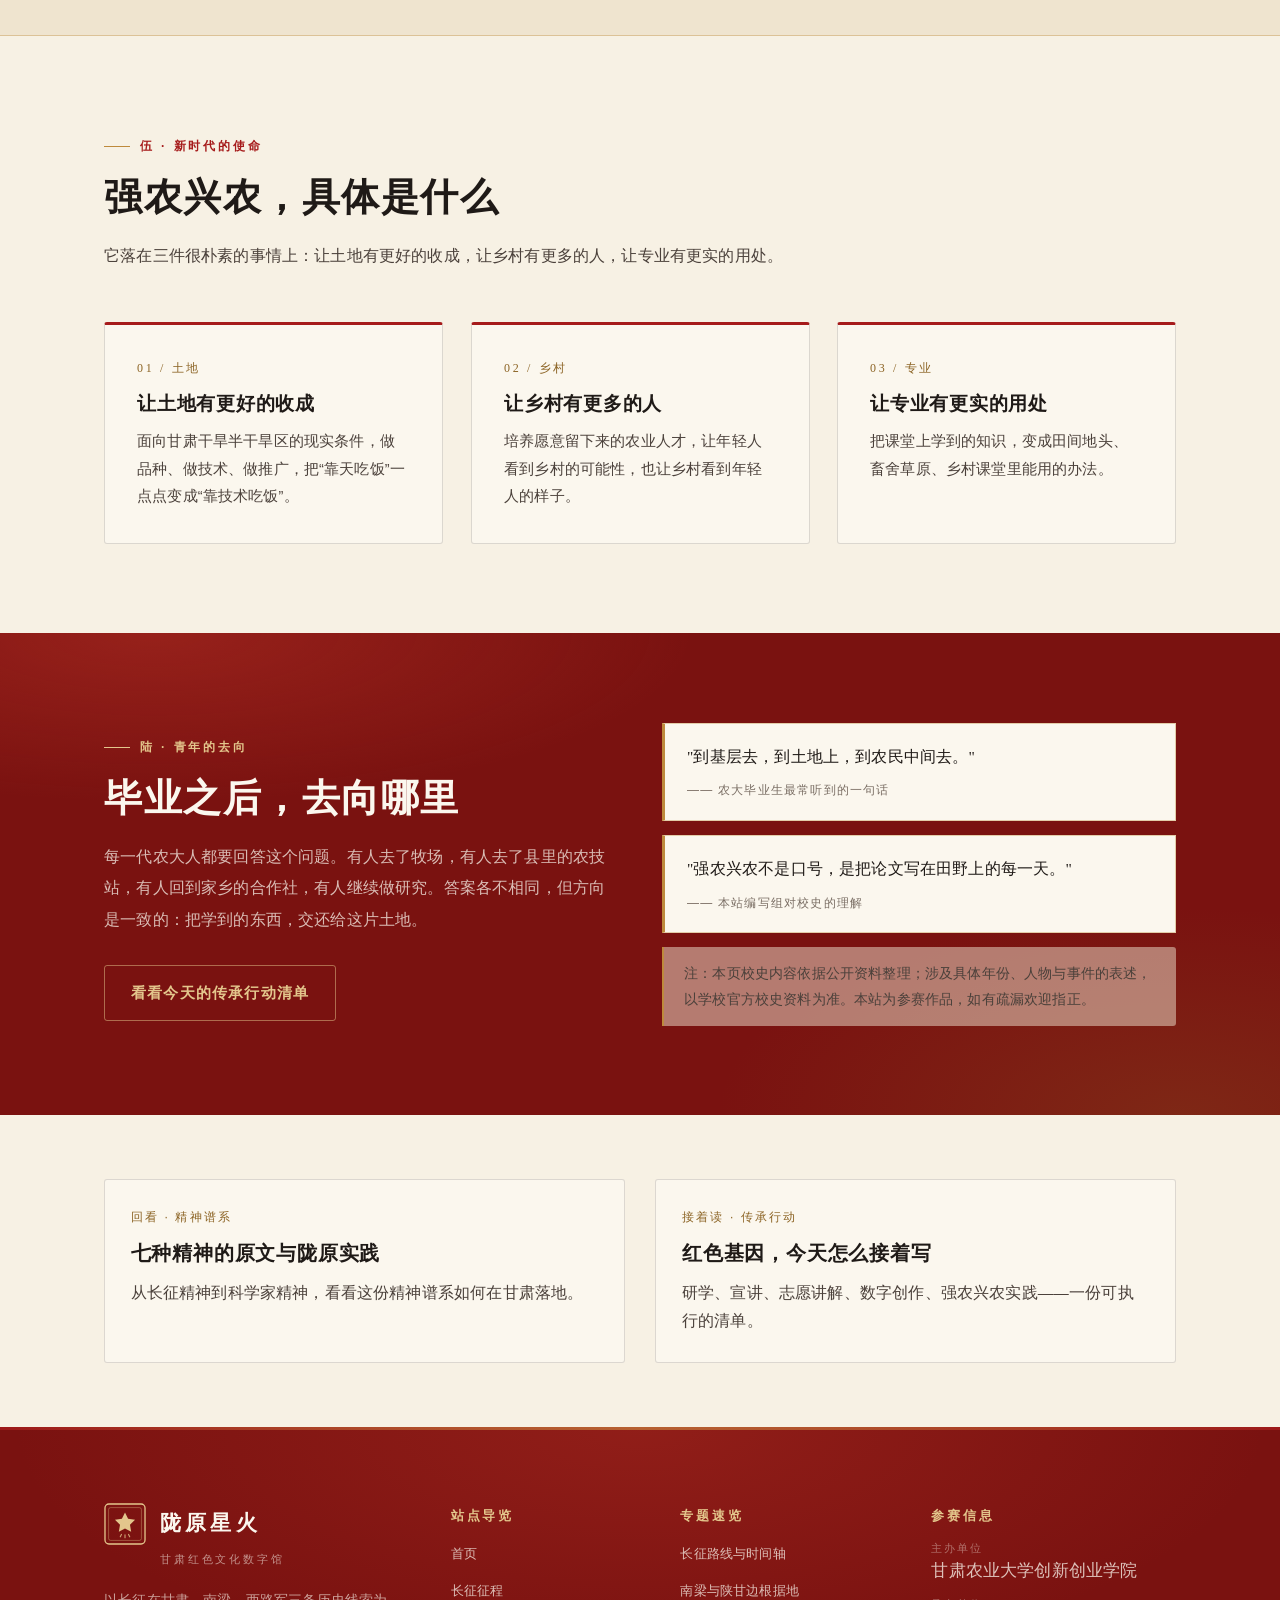
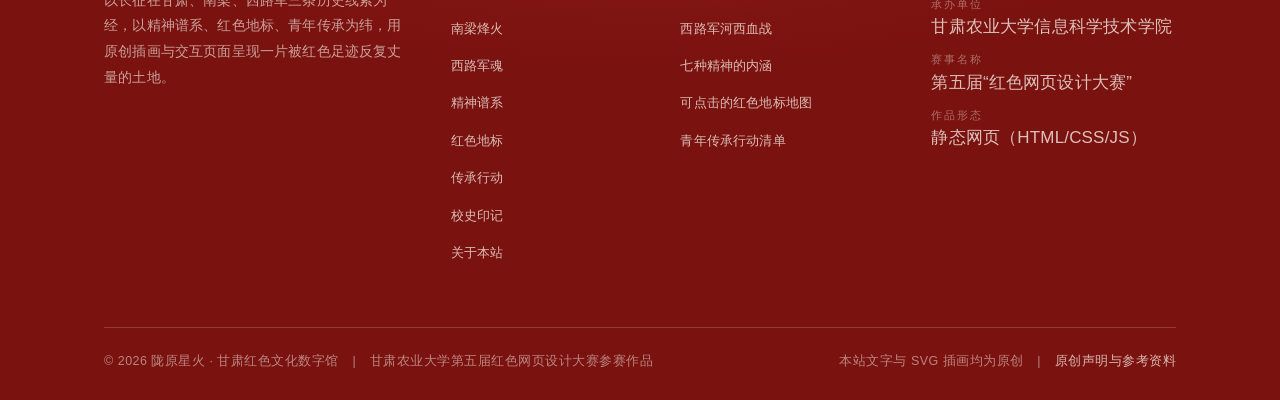
<file: xiaoshi.html>
<!DOCTYPE html>
<html lang="zh-CN" class="no-js">
<head>
<meta charset="UTF-8">
<meta name="viewport" content="width=device-width, initial-scale=1">
<title>校史印记 · 强农兴农 | 陇原星火 · 甘肃红色文化数字馆</title>
<meta name="description" content="甘肃农业大学的发展始终与国家需要、与陇原大地紧密相连。从建校之初的筚路蓝缕到今天的强农兴农使命，一代代农大人把论文写在田野上，也把红色基因化作了务实的行动。">
<meta name="keywords" content="甘肃农业大学,校史,强农兴农,扎根陇原,农业科技,草业科学">
<meta name="author" content="甘肃农业大学 第五届红色网页设计大赛参赛作品">
<meta name="theme-color" content="#7A1210">
<link rel="icon" href="images/favicon.svg" type="image/svg+xml">
<link rel="stylesheet" href="css/base.css">
<link rel="stylesheet" href="css/xiaoshi.css">
<script>document.documentElement.className = document.documentElement.className.replace("no-js", "js");</script>
</head>
<body class="page-xiaoshi">
<a class="skip-link" href="#main">跳到主要内容</a>
<noscript><p class="noscript-note">本站部分交互效果需要启用 JavaScript；未启用时，全部图文内容仍可正常阅读。</p></noscript>
<div class="progress-bar" aria-hidden="true"><span data-progress></span></div>
<!-- SHELL:HEADER:START（页头由 _build/gen_skeleton.py 统一维护，请勿手动修改） -->
<header class="site-header">
  <div class="wrap site-header__inner">
    <a class="brand" href="index.html" aria-label="陇原星火 · 甘肃红色文化数字馆 首页">
      <img class="brand__logo" src="images/logo.svg" alt="" width="38" height="38">
      <span class="brand__text">
        <span class="brand__name">陇原星火</span>
        <span class="brand__sub">甘肃红色文化数字馆</span>
      </span>
    </a>
    <button class="nav-toggle" type="button" aria-expanded="false" aria-controls="site-nav" aria-label="打开导航菜单">
      <span class="nav-toggle__bars"><span></span></span>
    </button>
    <nav class="nav" id="site-nav" aria-label="主导航">
      <a class="nav__link" href="index.html">首页</a>
      <a class="nav__link" href="changzheng.html">长征征程</a>
      <a class="nav__link" href="nanliang.html">南梁烽火</a>
      <a class="nav__link" href="xilu.html">西路军魂</a>
      <a class="nav__link" href="jingshen.html">精神谱系</a>
      <a class="nav__link" href="dizhi.html">红色地标</a>
      <a class="nav__link" href="chuancheng.html">传承行动</a>
      <a class="nav__link" href="xiaoshi.html" aria-current="page">校史印记</a>
      <a class="nav__link" href="guanyu.html">关于本站</a>
    </nav>
  </div>
</header>
<!-- SHELL:HEADER:END -->

<main id="main" class="main">
  <!-- SHELL:CRUMBS:START（面包屑由 _build/gen_skeleton.py 统一维护） -->
  <nav class="crumbs" aria-label="面包屑导航">
    <div class="wrap crumbs__inner">
      <ol class="crumbs__list">
        <li><a href="index.html">首页</a></li>
        <li><span aria-current="page">校史印记</span></li>
      </ol>
      <button class="back-link" type="button" data-back data-back-href="index.html">
        <svg width="14" height="14" viewBox="0 0 24 24" fill="none" stroke="currentColor" stroke-width="2" stroke-linecap="round" stroke-linejoin="round" aria-hidden="true"><path d="M19 12H5"/><path d="M12 19l-7-7 7-7"/></svg>
        返回上一页
      </button>
    </div>
  </nav>
  <!-- SHELL:CRUMBS:END -->
<!-- MAIN:START -->
  <section class="page-hero">
    <div class="wrap page-hero__inner">
      <div class="page-hero__meta">
        <p class="eyebrow">柒 · 校史与使命</p>
        <h1 class="page-hero__title">校史印记 <span class="page-hero__title-sub">强农兴农</span></h1>
        <p class="page-hero__desc">甘肃农业大学的发展，始终与国家需要、与陇原大地紧密相连。从建校之初的筚路蓝缕，到今天的强农兴农使命，一代代农大人把论文写在田野上，也把红色基因化作了务实的行动。</p>
        <ul class="page-hero__facts">
          <li><span>建校</span><strong>1946 年 · 兰州</strong></li>
          <li><span>校训</span><strong>敦品励学　笃志允能</strong></li>
          <li><span>新时代使命</span><strong>强农兴农</strong></li>
        </ul>
      </div>
      <div class="page-hero__art reveal">
        <img src="images/xiaoshi-hero.svg" alt="校园主楼剪影与远处层叠的田垄、成熟麦穗" width="1200" height="675" fetchpriority="high">
      </div>
    </div>
  </section>
  <!-- ============================================================
       壹 · 建校：1946，兰州
       ============================================================ -->
  <section class="section" id="origin">
    <div class="wrap origin">
      <div class="reveal">
        <p class="eyebrow">壹 · 起点</p>
        <h2 class="section-title" style="margin-top:14px">1946 年，兰州，一间兽医学院</h2>
        <p class="section-lead" style="margin-top:16px">甘肃农业大学的办学起点，是 1946 年在兰州创建的国立兽医学院——当时国内独立设置的兽医学院。学校首任院长是著名兽医学家、微生物学家盛彤笙。从最初的一间学院开始，这所学校就把自己的命运，系在了西北的土地与牲畜、粮食与农人身上。</p>
        <p style="margin-top:16px;color:var(--ink-2)">那是一个百废待兴的年代。仪器匮乏、教材短缺、交通不便，师生们用最朴素的方式做研究：一间实验室、一片试验田、一本本手抄的笔记。正是这种“从土地上找答案”的传统，成为后来农大人最珍视的底色。</p>
        <div class="origin__fact">
          <b>1946</b>
          <span>学校创建于兰州，前身为国立兽医学院。<br>首任院长盛彤笙，著名兽医学家、微生物学家。</span>
        </div>
      </div>
      <figure class="origin__figure reveal" style="--i:1">
        <img src="images/xiaoshi-1946.svg" alt="1946 年兰州旧校舍：一排带拱形门窗的平房、院门与柳树" width="1200" height="675" loading="lazy">
        <figcaption>原创插画：建校之初的兰州旧校舍（示意）</figcaption>
      </figure>
    </div>
  </section>

  <!-- ============================================================
       贰 · 迁徙与扎根
       ============================================================ -->
  <section class="section section--paper" id="migration">
    <div class="wrap">
      <header class="section-head reveal">
        <p class="eyebrow">贰 · 迁徙与扎根</p>
        <h2 class="section-title">学校走过的路，也是一条向土地靠近的路</h2>
        <p class="section-lead">从兰州出发，学校曾在河西走廊的武威黄羊镇办学近三十年，把课堂、实验室和试验田一起搬到了更干旱、更艰苦的地方；1981 年国务院批准迁校，1986 年迁回兰州。校址几经迁徙，服务西北的方向没有变过。</p>
      </header>
      <div class="migration reveal" style="--i:1">
        <div class="migration__item">
          <p class="migration__year">1946</p>
          <p class="migration__place">兰州 · 小西湖</p>
          <p class="migration__text">前身国立兽医学院创建，是我国第一所独立设置的兽医学院，开启西北高等农业教育的先声。</p>
        </div>
        <div class="migration__item">
          <p class="migration__year">1958</p>
          <p class="migration__place">武威 · 黄羊镇</p>
          <p class="migration__text">学校迁入河西走廊的黄羊镇办学，在这里度过了近三十年，把学问扎进旱区与牧区。</p>
        </div>
        <div class="migration__item">
          <p class="migration__year">1981 → 1986</p>
          <p class="migration__place">兰州 · 安宁区营门滩</p>
          <p class="migration__text">1981 年 12 月国务院批准迁回兰州，1984 年营门滩迁建工程动工，1986 年 9 月迁回后首届新生开学。</p>
        </div>
      </div>
    </div>
  </section>

  <!-- ============================================================
       叁 · 时间轴
       ============================================================ -->
  <section class="section" id="timeline">
    <div class="wrap">
      <header class="section-head reveal">
        <p class="eyebrow">叁 · 大事记</p>
        <h2 class="section-title">八十年，一条向土地弯下腰的线索</h2>
        <p class="section-lead">把校史摊成一条时间轴，会发现它很少谈论自己，更多谈的是土地、牲畜、种子和人。</p>
      </header>
      <ol class="timeline reveal" style="--i:1">
        <li class="timeline__item">
          <p class="timeline__date">1946.10</p>
          <div>
            <h3 class="timeline__title">创建于兰州</h3>
            <p class="timeline__text">前身国立兽医学院在兰州创建，是我国第一所独立设置的兽医学院，由盛彤笙先生筹建并任首任院长。1946 年 11 月 16 日首届 48 名新生开课，1947 年 1 月正式成立。</p>
          </div>
        </li>
        <li class="timeline__item">
          <p class="timeline__date">1950 — 1951</p>
          <div>
            <h3 class="timeline__title">四更其名，其志不改</h3>
            <p class="timeline__text">学校先后更名为西北兽医学院（1950 年 12 月）、西北畜牧兽医学院（1951 年底），在调整中积蓄力量，面向西北的畜牧兽医教育格局逐步成形。</p>
          </div>
        </li>
        <li class="timeline__item">
          <p class="timeline__date">1958.12</p>
          <div>
            <h3 class="timeline__title">甘肃农业大学成立</h3>
            <p class="timeline__text">1958 年 12 月 15 日，甘肃农业大学成立大会在武威黄羊镇召开。学校在河西走廊办学近三十年，把课堂、实验室与试验田一起搬到了旱区一线。</p>
          </div>
        </li>
        <li class="timeline__item">
          <p class="timeline__date">1981 — 1986</p>
          <div>
            <h3 class="timeline__title">迁回兰州</h3>
            <p class="timeline__text">1981 年 12 月 12 日，国务院批准学校迁回兰州市办学；1984 年 10 月迁建工程在营门滩破土动工；1986 年 9 月 12 日，迁回兰州后的首届新生开学典礼举行。</p>
          </div>
        </li>
        <li class="timeline__item">
          <p class="timeline__date">新时代</p>
          <div>
            <h3 class="timeline__title">以强农兴农为己任</h3>
            <p class="timeline__text">学校现有草学国家重点学科，草学入选甘肃省属高校国家“一流学科”突破工程，农业科学、植物与动物科学等学科进入 ESI 全球前 1%，以强农兴农为己任，服务陇原乡村振兴。</p>
          </div>
        </li>
      </ol>
    </div>
  </section>

  <!-- ============================================================
       叁 · 校史中的几个瞬间（均见于学校官网校史正文）
       ============================================================ -->
  <section class="section section--paper" id="moments">
    <div class="wrap">
      <header class="section-head reveal">
        <p class="eyebrow">叁 · 几个瞬间</p>
        <h2 class="section-title">校史里，那些与国运同频的时刻</h2>
        <p class="section-lead">大历史落在具体的学校身上，往往是一些很朴素的场景：一场与开国大典同日的校庆、一位来视察的长者、一批背着行李去牧区的学生。</p>
      </header>
      <div class="grid grid-2">
        <article class="card reveal" style="--i:0">
          <div class="card__body">
            <p class="card__tag">1949.10.01 · 国校同庆</p>
            <h3 class="card__title">三周年校庆与开国大典同日</h3>
            <p class="card__text">1949 年 10 月 1 日，学校三周年校庆与中华人民共和国开国大典同日举行，师生以“国校同庆”为主题，活动持续 4 天，并向市民公演话剧、评剧、歌舞与电影。</p>
          </div>
        </article>
        <article class="card reveal" style="--i:1">
          <div class="card__body">
            <p class="card__tag">1949 · 获得新生</p>
            <h3 class="card__title">军代表接收与仪器回兰</h3>
            <p class="card__text">兰州解放后，学校由军代表辛安亭（后任甘肃省文教厅厅长）接收；国家调拨上海、重庆等地的仪器药品回兰，到 1953 年校园面积扩至 175 亩。</p>
          </div>
        </article>
        <article class="card reveal" style="--i:2">
          <div class="card__body">
            <p class="card__tag">1951.08.28 · “大西北的瑰宝”</p>
            <h3 class="card__title">习仲勋来院视察</h3>
            <p class="card__text">1951 年 8 月 28 日，西北军政委员会副主席习仲勋来院视察，称赞国立兽医学院是“大西北的瑰宝”，希望学校为开发大西北畜牧业培养更多人才。</p>
          </div>
        </article>
        <article class="card reveal" style="--i:3">
          <div class="card__body">
            <p class="card__tag">1952—1956 · 支援边疆</p>
            <h3 class="card__title">民族班与藏训班</h3>
            <p class="card__text">1952 年学校办畜牧兽医初级民族班（60 人）；1956 年受阿沛·阿旺晋美委托举办三年制藏训班，累计培养 200 多人，西藏自治区数任畜牧厅厅长出自该班。</p>
          </div>
        </article>
        <article class="card reveal" style="--i:4">
          <div class="card__body">
            <p class="card__tag">1949 年冬起 · 防疫训练班</p>
            <h3 class="card__title">四期防疫训练班，219 人</h3>
            <p class="card__text">1949 年冬起，学校连续举办 4 期防疫人员训练班，共 219 人，对防治牛瘟、口蹄疫等烈性传染病起了重要作用——这是建校初期最直接的“为国为民”。</p>
          </div>
        </article>
        <article class="card reveal" style="--i:5">
          <div class="card__body">
            <p class="card__tag">校训与精神</p>
            <h3 class="card__title">敦品励学　笃志允能</h3>
            <p class="card__text">校训“敦品励学 笃志允能”，校风“勤奋 严谨 求实 创新”，甘农精神“自强不息、奋发有为”；办学初心是“臻进人类健康、裨益国民生计”。</p>
          </div>
        </article>
      </div>
      <p class="note mt-block reveal" style="--i:6">本页校史内容依据甘肃农业大学官网“校史总览”“学校简介”“校训校风”等公开页面整理。</p>
    </div>
  </section>

  <!-- ============================================================
       肆 · 田野上的论文
       ============================================================ -->
  <section class="section section--paper" id="fields">
    <div class="wrap fields">
      <div class="reveal">
        <p class="eyebrow">肆 · 田野上的论文</p>
        <h2 class="section-title" style="margin-top:14px">把论文写在田野上</h2>
        <p class="section-lead" style="margin-top:16px">对农大人来说，“红色基因”不是一句口号，而是一种非常具体的工作方式：到土地上去，把问题带回来，再把答案种回去。甘肃的干旱、风沙、盐碱与高寒，是这里最难缠的“对手”，也是这里最实在的“课堂”。</p>
        <ul class="fields__list">
          <li>在旱作农业试验站里，一代代师生记录降雨、观测墒情、比较品种，为陇原旱区寻找稳定的收成。</li>
          <li>在草原与牧场间，草业科学与畜牧兽医的研究者把实验室搬到草地上，研究如何让草长得更好、牛羊养得更壮。</li>
          <li>在乡村振兴的驻点村里，青年教师和学生把技术、课程与陪伴一起带下乡。</li>
        </ul>
      </div>
      <figure class="fields__figure reveal" style="--i:1">
        <img src="images/xiaoshi-fields.svg" alt="陇原旱作农田的层层田垄、试验站小屋与远山" width="1200" height="675" loading="lazy">
        <figcaption>原创插画：旱作农业试验田——论文写下的地方</figcaption>
      </figure>
    </div>
  </section>

  <!-- ============================================================
       伍 · 使命三问
       ============================================================ -->
  <section class="section" id="mission">
    <div class="wrap">
      <header class="section-head reveal">
        <p class="eyebrow">伍 · 新时代的使命</p>
        <h2 class="section-title">强农兴农，具体是什么</h2>
        <p class="section-lead">它落在三件很朴素的事情上：让土地有更好的收成，让乡村有更多的人，让专业有更实的用处。</p>
      </header>
      <div class="mission">
        <article class="mission__card reveal" style="--i:0">
          <p class="mission__idx">01 / 土地</p>
          <h3 class="mission__title">让土地有更好的收成</h3>
          <p class="mission__text">面向甘肃干旱半干旱区的现实条件，做品种、做技术、做推广，把“靠天吃饭”一点点变成“靠技术吃饭”。</p>
        </article>
        <article class="mission__card reveal" style="--i:1">
          <p class="mission__idx">02 / 乡村</p>
          <h3 class="mission__title">让乡村有更多的人</h3>
          <p class="mission__text">培养愿意留下来的农业人才，让年轻人看到乡村的可能性，也让乡村看到年轻人的样子。</p>
        </article>
        <article class="mission__card reveal" style="--i:2">
          <p class="mission__idx">03 / 专业</p>
          <h3 class="mission__title">让专业有更实的用处</h3>
          <p class="mission__text">把课堂上学到的知识，变成田间地头、畜舍草原、乡村课堂里能用的办法。</p>
        </article>
      </div>
    </div>
  </section>

  <!-- ============================================================
       陆 · 青年的去向
       ============================================================ -->
  <section class="section section--dark" id="youth">
    <div class="wrap youth">
      <div class="reveal">
        <p class="eyebrow">陆 · 青年的去向</p>
        <h2 class="section-title" style="margin-top:14px">毕业之后，去向哪里</h2>
        <p class="section-lead" style="margin-top:16px">每一代农大人都要回答这个问题。有人去了牧场，有人去了县里的农技站，有人回到家乡的合作社，有人继续做研究。答案各不相同，但方向是一致的：把学到的东西，交还给这片土地。</p>
        <div class="btn-row">
          <a class="btn btn--ghost" href="chuancheng.html">看看今天的传承行动清单</a>
        </div>
      </div>
      <div class="youth__quotes reveal" style="--i:1">
        <blockquote>
          "到基层去，到土地上，到农民中间去。"
          <cite>—— 农大毕业生最常听到的一句话</cite>
        </blockquote>
        <blockquote>
          "强农兴农不是口号，是把论文写在田野上的每一天。"
          <cite>—— 本站编写组对校史的理解</cite>
        </blockquote>
        <span class="note">注：本页校史内容依据公开资料整理；涉及具体年份、人物与事件的表述，以学校官方校史资料为准。本站为参赛作品，如有疏漏欢迎指正。</span>
      </div>
    </div>
  </section>

  <!-- ============================================================
       柒 · 承接
       ============================================================ -->
  <section class="section section--tight" id="next">
    <div class="wrap">
      <div class="grid grid-2">
        <a class="card card--link" href="jingshen.html" style="--i:0">
          <div class="card__body">
            <p class="card__tag">回看 · 精神谱系</p>
            <h3 class="card__title">七种精神的原文与陇原实践</h3>
            <p class="card__text">从长征精神到科学家精神，看看这份精神谱系如何在甘肃落地。</p>
          </div>
        </a>
        <a class="card card--link" href="chuancheng.html" style="--i:1">
          <div class="card__body">
            <p class="card__tag">接着读 · 传承行动</p>
            <h3 class="card__title">红色基因，今天怎么接着写</h3>
            <p class="card__text">研学、宣讲、志愿讲解、数字创作、强农兴农实践——一份可执行的清单。</p>
          </div>
        </a>
      </div>
    </div>
  </section>
  <!-- MAIN:END -->
</main>

<!-- SHELL:FOOTER:START（页脚由 _build/gen_skeleton.py 统一维护，请勿手动修改） -->
<footer class="site-footer">
  <div class="wrap">
    <div class="footer__grid">
      <div class="footer__col">
        <div class="footer__brand">
          <img class="brand__logo" src="images/logo-light.svg" alt="" width="42" height="42">
          <div>
            <p class="footer__brand-name">陇原星火</p>
            <p class="footer__brand-sub">甘肃红色文化数字馆</p>
          </div>
        </div>
        <p class="footer__desc">以长征在甘肃、南梁、西路军三条历史线索为经，以精神谱系、红色地标、青年传承为纬，用原创插画与交互页面呈现一片被红色足迹反复丈量的土地。</p>
      </div>
      <div class="footer__col">
        <h2 class="footer__title">站点导览</h2>
        <ul class="footer__links">
          <li><a href="index.html">首页</a></li>
          <li><a href="changzheng.html">长征征程</a></li>
          <li><a href="nanliang.html">南梁烽火</a></li>
          <li><a href="xilu.html">西路军魂</a></li>
          <li><a href="jingshen.html">精神谱系</a></li>
          <li><a href="dizhi.html">红色地标</a></li>
          <li><a href="chuancheng.html">传承行动</a></li>
          <li><a href="xiaoshi.html">校史印记</a></li>
          <li><a href="guanyu.html">关于本站</a></li>
        </ul>
      </div>
      <div class="footer__col">
        <h2 class="footer__title">专题速览</h2>
        <ul class="footer__links">
          <li><a href="changzheng.html">长征路线与时间轴</a></li>
          <li><a href="nanliang.html">南梁与陕甘边根据地</a></li>
          <li><a href="xilu.html">西路军河西血战</a></li>
          <li><a href="jingshen.html">七种精神的内涵</a></li>
          <li><a href="dizhi.html">可点击的红色地标地图</a></li>
          <li><a href="chuancheng.html">青年传承行动清单</a></li>
        </ul>
      </div>
      <div class="footer__col">
        <h2 class="footer__title">参赛信息</h2>
        <ul class="footer__links">
          <li><span>主办单位</span>甘肃农业大学创新创业学院</li>
          <li><span>承办单位</span>甘肃农业大学信息科学技术学院</li>
          <li><span>赛事名称</span>第五届“红色网页设计大赛”</li>
          <li><span>作品形态</span>静态网页（HTML/CSS/JS）</li>
        </ul>
      </div>
    </div>
    <div class="footer__bottom">
      <p>© <span data-year>2026</span> 陇原星火 · 甘肃红色文化数字馆　|　甘肃农业大学第五届红色网页设计大赛参赛作品</p>
      <p>本站文字与 SVG 插画均为原创　|　<a href="guanyu.html">原创声明与参考资料</a></p>
    </div>
  </div>
</footer>
<!-- SHELL:FOOTER:END -->

<script src="js/main.js"></script>
<script src="js/xiaoshi.js"></script>
</body>
</html>
</file>
<file: css/base.css>
@charset "UTF-8";
/* ==========================================================================
   陇原星火 · 甘肃红色文化数字馆
   base.css — 设计令牌 / 全站基础样式 / 通用组件
   甘肃农业大学 第五届红色网页设计大赛 · 原创作品
   ========================================================================== */

/* --------------------------------------------------------------------------
   1. 设计令牌
   -------------------------------------------------------------------------- */
:root {
  /* 色彩 */
  --red: #A61B1B;
  --red-deep: #7A1210;
  --red-dark: #5E0D0C;
  --red-bright: #C6392C;
  --gold: #BE8A3C;
  --gold-soft: #E3C68C;
  --gold-deep: #8C6425;
  --ink: #1F1A17;
  --ink-2: #4B413B;
  --ink-3: #7A6E64;
  --paper: #F7F1E4;
  --paper-2: #FBF7EE;
  --paper-3: #EFE4CF;
  --white: #FFFDF8;
  --line: rgba(31, 26, 23, .14);
  --line-soft: rgba(31, 26, 23, .08);
  --line-gold: rgba(190, 138, 60, .38);

  /* 字体 */
  --font-serif: "Source Han Serif SC", "Noto Serif SC", "Songti SC", "STSong", "SimSun", serif;
  --font-sans: "PingFang SC", "Microsoft YaHei", "Hiragino Sans GB", "Source Han Sans SC", "Noto Sans SC", "Helvetica Neue", Arial, sans-serif;
  --font-num: "Georgia", "Times New Roman", var(--font-serif);

  /* 尺度 */
  --wrap: 1200px;
  --gutter: clamp(20px, 5vw, 64px);
  --r: 3px;
  --r-lg: 6px;
  --sp-1: 8px;
  --sp-2: 16px;
  --sp-3: 24px;
  --sp-4: 32px;
  --sp-5: 48px;
  --sp-6: 64px;
  --sp-7: 80px;
  --sp-8: 104px;

  --shadow-sm: 0 1px 2px rgba(31, 26, 23, .05), 0 10px 26px -14px rgba(122, 18, 16, .22);
  --shadow-md: 0 2px 6px rgba(31, 26, 23, .06), 0 22px 48px -26px rgba(122, 18, 16, .30);
  --shadow-lg: 0 30px 70px -34px rgba(94, 13, 12, .40);

  --ease: cubic-bezier(.22, .61, .36, 1);
  --header-h: 72px;
}

/* --------------------------------------------------------------------------
   2. 重置与基础
   -------------------------------------------------------------------------- */
*,
*::before,
*::after { box-sizing: border-box; }

html {
  -webkit-text-size-adjust: 100%;
  text-size-adjust: 100%;
  scroll-behavior: smooth;
  scroll-padding-top: calc(var(--header-h) + 24px);
  /* 移动端抽屉导航在关闭时位于视口右侧，用 clip 裁掉横向溢出；
     clip 不创建滚动容器，不影响 sticky 页头；不支持时自动降级为 visible */
  overflow-x: clip;
}

body {
  margin: 0;
  background-color: var(--paper);
  color: var(--ink);
  font-family: var(--font-sans);
  font-size: 17px;
  line-height: 1.9;
  letter-spacing: .01em;
  -webkit-font-smoothing: antialiased;
  overflow-x: hidden;
}

/* 纸张颗粒质感（全站叠加，不影响交互） */
body::before {
  content: "";
  position: fixed;
  inset: 0;
  z-index: 1;
  pointer-events: none;
  opacity: .5;
  background-image: url("data:image/svg+xml;charset=utf8,%3Csvg xmlns='http://www.w3.org/2000/svg' width='180' height='180'%3E%3Cfilter id='n'%3E%3CfeTurbulence type='fractalNoise' baseFrequency='.82' numOctaves='3' stitchTiles='stitch'/%3E%3CfeColorMatrix type='saturate' values='0'/%3E%3C/filter%3E%3Crect width='180' height='180' filter='url(%23n)' opacity='.09'/%3E%3C/svg%3E");
}

img,
svg { max-width: 100%; }

img {
  height: auto;
  border: 0;
  display: block;
}

h1, h2, h3, h4, h5, h6 {
  font-family: var(--font-serif);
  font-weight: 700;
  line-height: 1.35;
  letter-spacing: .04em;
  color: var(--ink);
  margin: 0;
  text-wrap: normal;
}

h1 { font-size: clamp(2.2rem, 5vw, 4.4rem); }
h2 { font-size: clamp(1.7rem, 3vw, 2.55rem); }
h3 { font-size: 1.32rem; line-height: 1.5; }
h4 { font-size: 1.1rem; line-height: 1.6; }

p { margin: 0 0 1.05em; }
p:last-child { margin-bottom: 0; }

a {
  color: var(--red);
  text-decoration: none;
  transition: color .25s var(--ease);
}
a:hover { color: var(--red-bright); }

ul, ol { margin: 0 0 1em; padding-left: 1.35em; }
li { margin-bottom: .35em; }

strong, b { font-weight: 700; color: var(--ink); }
em { font-style: normal; color: var(--red); }

blockquote { margin: 0; }

::selection {
  background: rgba(166, 27, 27, .16);
  color: var(--ink);
}

/* 焦点可见（键盘无障碍） */
:focus-visible {
  outline: 2px solid var(--gold-deep);
  outline-offset: 3px;
  border-radius: 2px;
}

/* 屏幕阅读器专用 */
.sr-only {
  position: absolute !important;
  width: 1px;
  height: 1px;
  padding: 0;
  margin: -1px;
  overflow: hidden;
  clip: rect(0, 0, 0, 0);
  white-space: nowrap;
  border: 0;
}

.skip-link {
  position: absolute;
  top: -60px;
  left: 16px;
  z-index: 999;
  padding: 10px 18px;
  background: var(--red-deep);
  color: var(--paper-2);
  border-radius: 0 0 var(--r) var(--r);
  font-size: 14px;
  transition: top .2s var(--ease);
}
.skip-link:focus {
  top: 0;
  color: var(--paper-2);
}

/* --------------------------------------------------------------------------
   3. 布局
   -------------------------------------------------------------------------- */
.wrap {
  width: 100%;
  max-width: var(--wrap);
  margin: 0 auto;
  padding-left: var(--gutter);
  padding-right: var(--gutter);
}

.main { position: relative; z-index: 2; }

.section {
  position: relative;
  padding: clamp(56px, 7vw, 104px) 0;
}
.section--tight { padding: clamp(40px, 5vw, 72px) 0; }

.section--paper {
  background: var(--paper-3);
}
.section--paper::before,
.section--paper::after {
  content: "";
  position: absolute;
  left: 0;
  right: 0;
  height: 1px;
  background: var(--line-gold);
}
.section--paper::before { top: 0; }
.section--paper::after { bottom: 0; }

.section--dark {
  background: var(--red-deep);
  color: rgba(251, 247, 238, .86);
}
.section--dark h2,
.section--dark h3,
.section--dark .section-title { color: var(--paper-2); }
.section--dark .section-lead { color: rgba(251, 247, 238, .74); }
.section--dark .eyebrow { color: var(--gold-soft); }
.section--dark a { color: var(--gold-soft); }
.section--dark a:hover { color: var(--white); }
.section--dark .eyebrow::before { background: var(--gold-soft); }

.section--dark::before {
  content: "";
  position: absolute;
  inset: 0;
  pointer-events: none;
  background:
    radial-gradient(ellipse 60% 50% at 12% 0%, rgba(198, 57, 44, .38), transparent 70%),
    radial-gradient(ellipse 50% 60% at 92% 100%, rgba(140, 100, 37, .26), transparent 72%);
}

.grid {
  display: grid;
  gap: clamp(20px, 2.4vw, 32px);
}
.grid-2 { grid-template-columns: repeat(2, minmax(0, 1fr)); }
.grid-3 { grid-template-columns: repeat(3, minmax(0, 1fr)); }
.grid-4 { grid-template-columns: repeat(4, minmax(0, 1fr)); }
.grid-auto { grid-template-columns: repeat(auto-fit, minmax(268px, 1fr)); }
.grid-side { grid-template-columns: minmax(0, 1.15fr) minmax(0, .85fr); align-items: start; }

@media (max-width: 980px) {
  .grid-3, .grid-4 { grid-template-columns: repeat(2, minmax(0, 1fr)); }
  .grid-side { grid-template-columns: minmax(0, 1fr); }
}
@media (max-width: 680px) {
  .grid-2, .grid-3, .grid-4 { grid-template-columns: minmax(0, 1fr); }
}

/* --------------------------------------------------------------------------
   4. 页头与导航
   -------------------------------------------------------------------------- */
.progress-bar {
  position: fixed;
  top: 0;
  left: 0;
  right: 0;
  height: 2px;
  z-index: 140;
  background: transparent;
  pointer-events: none;
}
.progress-bar > span {
  display: block;
  height: 100%;
  width: 0;
  background: linear-gradient(90deg, var(--red), var(--gold));
}

.site-header {
  position: sticky;
  top: 0;
  z-index: 120;
  height: var(--header-h);
  background: rgba(247, 241, 228, .90);
  -webkit-backdrop-filter: saturate(1.4) blur(12px);
  backdrop-filter: saturate(1.4) blur(12px);
  border-bottom: 1px solid var(--line-gold);
  transition: box-shadow .3s var(--ease), background .3s var(--ease);
}
.site-header.is-scrolled {
  box-shadow: 0 10px 30px -22px rgba(94, 13, 12, .55);
  background: rgba(247, 241, 228, .97);
}

.site-header__inner {
  display: flex;
  align-items: center;
  justify-content: space-between;
  gap: 20px;
  height: 100%;
}

.brand {
  display: flex;
  align-items: center;
  gap: 12px;
  flex: 0 0 auto;
  color: var(--ink);
}
.brand:hover { color: var(--ink); }

.brand__logo {
  width: 38px;
  height: 38px;
  flex: 0 0 auto;
}

.brand__text {
  display: flex;
  flex-direction: column;
  line-height: 1.15;
}
.brand__name {
  font-family: var(--font-serif);
  font-size: 1.28rem;
  font-weight: 700;
  letter-spacing: .18em;
  color: var(--red-deep);
}
.brand__sub {
  margin-top: 3px;
  font-size: 10.5px;
  letter-spacing: .3em;
  color: var(--ink-3);
  white-space: nowrap;
}

.nav {
  display: flex;
  align-items: center;
  gap: 2px;
}

.nav__link {
  position: relative;
  display: block;
  padding: 8px 11px;
  font-size: 15px;
  letter-spacing: .06em;
  color: var(--ink-2);
  white-space: nowrap;
  border-radius: 2px;
}
.nav__link::after {
  content: "";
  position: absolute;
  left: 11px;
  right: 11px;
  bottom: 2px;
  height: 2px;
  background: var(--red);
  transform: scaleX(0);
  transform-origin: left center;
  transition: transform .32s var(--ease);
}
.nav__link:hover { color: var(--red-deep); }
.nav__link:hover::after { transform: scaleX(1); }
.nav__link[aria-current="page"] {
  color: var(--red-deep);
  font-weight: 600;
}
.nav__link[aria-current="page"]::after { transform: scaleX(1); }

.nav-toggle {
  display: none;
  width: 44px;
  height: 44px;
  padding: 0;
  align-items: center;
  justify-content: center;
  background: transparent;
  border: 1px solid var(--line-gold);
  border-radius: var(--r);
  cursor: pointer;
}
.nav-toggle__bars {
  position: relative;
  display: block;
  width: 18px;
  height: 12px;
}
.nav-toggle__bars::before,
.nav-toggle__bars::after,
.nav-toggle__bars span {
  position: absolute;
  left: 0;
  width: 100%;
  height: 2px;
  background: var(--red-deep);
  transition: transform .3s var(--ease), opacity .2s var(--ease), top .3s var(--ease);
  content: "";
}
.nav-toggle__bars::before { top: 0; }
.nav-toggle__bars span { top: 5px; }
.nav-toggle__bars::after { top: 10px; }

body.nav-open { overflow: hidden; }
body.nav-open .nav-toggle__bars::before { top: 5px; transform: rotate(45deg); }
body.nav-open .nav-toggle__bars span { opacity: 0; }
body.nav-open .nav-toggle__bars::after { top: 5px; transform: rotate(-45deg); }

@media (max-width: 1080px) {
  .nav-toggle { display: inline-flex; }
  .nav {
    position: fixed;
    top: var(--header-h);
    right: 0;
    bottom: 0;
    width: min(84vw, 380px);
    flex-direction: column;
    align-items: stretch;
    gap: 0;
    padding: 20px var(--gutter) 40px;
    background: var(--paper);
    border-left: 1px solid var(--line-gold);
    box-shadow: -30px 0 60px -40px rgba(94, 13, 12, .5);
    transform: translateX(104%);
    transition: transform .36s var(--ease);
    overflow-y: auto;
  }
  body.nav-open .nav { transform: translateX(0); }
  .nav__link {
    padding: 15px 6px;
    font-size: 17px;
    border-bottom: 1px solid var(--line-soft);
  }
  .nav__link::after { display: none; }
  .nav__link[aria-current="page"] { color: var(--red); }
}

/* --------------------------------------------------------------------------
   5. 面包屑
   -------------------------------------------------------------------------- */
.crumbs {
  position: relative;
  z-index: 2;
  padding: 18px 0 0;
}
.crumbs__inner {
  display: flex;
  align-items: center;
  justify-content: space-between;
  gap: 16px;
  flex-wrap: wrap;
}
.crumbs__list {
  display: flex;
  flex-wrap: wrap;
  align-items: center;
  gap: 6px;
  margin: 0;
  padding: 0;
  list-style: none;
  font-size: 13px;
  color: var(--ink-3);
}
.crumbs__list li { margin: 0; display: flex; align-items: center; gap: 6px; }
.crumbs__list li + li::before {
  content: "›";
  color: var(--gold);
  font-size: 14px;
  line-height: 1;
}
.crumbs__list a { color: var(--ink-3); }
.crumbs__list a:hover { color: var(--red); }
.crumbs__list [aria-current="page"] { color: var(--red-deep); font-weight: 600; }

.back-link {
  display: inline-flex;
  align-items: center;
  gap: 7px;
  padding: 7px 14px 7px 11px;
  font-size: 13px;
  color: var(--ink-2);
  border: 1px solid var(--line-gold);
  border-radius: 100px;
  background: rgba(251, 247, 238, .7);
  cursor: pointer;
  transition: all .26s var(--ease);
}
.back-link:hover {
  color: var(--red-deep);
  border-color: var(--red);
  background: var(--paper-2);
  transform: translateX(-2px);
}
.back-link svg { flex: 0 0 auto; }

/* --------------------------------------------------------------------------
   6. 子页面头部
   -------------------------------------------------------------------------- */
.page-hero {
  position: relative;
  padding: clamp(34px, 4.5vw, 64px) 0 clamp(48px, 6vw, 88px);
  overflow: hidden;
}
.page-hero::before {
  content: "";
  position: absolute;
  inset: 0;
  background:
    radial-gradient(ellipse 70% 90% at 88% 10%, rgba(198, 57, 44, .12), transparent 62%),
    radial-gradient(ellipse 60% 80% at 6% 96%, rgba(190, 138, 60, .16), transparent 66%);
  pointer-events: none;
}
.page-hero::after {
  content: "";
  position: absolute;
  left: 0;
  right: 0;
  bottom: 0;
  height: 1px;
  background: var(--line-gold);
}

.page-hero__inner {
  position: relative;
  z-index: 2;
  display: grid;
  grid-template-columns: minmax(0, 1.06fr) minmax(0, .94fr);
  gap: clamp(28px, 4vw, 64px);
  align-items: center;
}

.page-hero__title {
  margin: 14px 0 0;
  font-size: clamp(2.1rem, 4.4vw, 3.6rem);
  letter-spacing: .06em;
  color: var(--red-deep);
}
.page-hero__title-sub {
  display: block;
  margin-top: 12px;
  font-size: clamp(1.05rem, 1.9vw, 1.5rem);
  font-weight: 400;
  letter-spacing: .34em;
  color: var(--ink-2);
}
.page-hero__desc {
  max-width: 40em;
  margin-top: 22px;
  font-size: clamp(16px, 1.3vw, 18px);
  color: var(--ink-2);
  line-height: 1.95;
}

.page-hero__facts {
  display: flex;
  flex-wrap: wrap;
  gap: 10px 32px;
  margin: 30px 0 0;
  padding: 22px 0 0;
  list-style: none;
  border-top: 1px solid var(--line-gold);
}
.page-hero__facts li {
  margin: 0;
  display: flex;
  flex-direction: column;
  gap: 2px;
}
.page-hero__facts span {
  font-size: 11.5px;
  letter-spacing: .22em;
  color: var(--ink-3);
}
.page-hero__facts strong {
  font-family: var(--font-serif);
  font-size: 1.02rem;
  font-weight: 700;
  letter-spacing: .04em;
  color: var(--red-deep);
}

.page-hero__art {
  position: relative;
}
.page-hero__art img {
  width: 100%;
  border-radius: var(--r);
  box-shadow: var(--shadow-md);
}
.page-hero__art::before {
  content: "";
  position: absolute;
  inset: 14px -14px -14px 14px;
  border: 1px solid var(--line-gold);
  border-radius: var(--r);
  z-index: -1;
}

@media (max-width: 900px) {
  .page-hero__inner { grid-template-columns: minmax(0, 1fr); }
  .page-hero__art { order: -1; }
  .page-hero__art::before { display: none; }
}

/* --------------------------------------------------------------------------
   7. 分区标题、小标签
   -------------------------------------------------------------------------- */
.eyebrow {
  display: inline-flex;
  align-items: center;
  gap: 10px;
  margin: 0;
  font-size: 12px;
  font-weight: 600;
  letter-spacing: .24em;
  color: var(--red);
  text-transform: none;
}
.eyebrow::before {
  content: "";
  display: block;
  width: 26px;
  height: 1px;
  background: var(--gold);
}

.section-head {
  max-width: 62rem;
  margin-bottom: clamp(32px, 4vw, 56px);
}
.section-head--center {
  margin-left: auto;
  margin-right: auto;
  text-align: center;
}
.section-head--center .eyebrow { justify-content: center; }
.section-head--center .section-lead { margin-left: auto; margin-right: auto; }

.section-title {
  margin: 14px 0 0;
  color: var(--ink);
}
.section-lead {
  max-width: 46rem;
  margin-top: 16px;
  font-size: clamp(16px, 1.25vw, 18px);
  color: var(--ink-2);
  line-height: 1.95;
}
.section-head--center .section-lead { margin-left: auto; margin-right: auto; }

.lead { font-size: clamp(17px, 1.5vw, 20px); line-height: 1.95; color: var(--ink-2); }

.tag {
  display: inline-block;
  padding: 3px 10px;
  font-size: 12px;
  letter-spacing: .12em;
  color: var(--red-deep);
  background: rgba(166, 27, 27, .07);
  border: 1px solid rgba(166, 27, 27, .22);
  border-radius: 100px;
  line-height: 1.6;
}
.tag--gold {
  color: var(--gold-deep);
  background: rgba(190, 138, 60, .1);
  border-color: rgba(190, 138, 60, .35);
}
.section--dark .tag {
  color: var(--gold-soft);
  background: rgba(251, 247, 238, .08);
  border-color: rgba(227, 198, 140, .4);
}

/* 装饰：金色云纹分隔 */
.hr-orn {
  position: relative;
  height: 24px;
  margin: clamp(36px, 4vw, 56px) auto;
  max-width: 260px;
}
.hr-orn::before,
.hr-orn::after {
  content: "";
  position: absolute;
  top: 50%;
  width: calc(50% - 22px);
  height: 1px;
  background: linear-gradient(90deg, transparent, var(--line-gold));
}
.hr-orn::before { left: 0; }
.hr-orn::after { right: 0; transform: scaleX(-1); }
.hr-orn > i,
.hr-orn::marker { display: none; }

/* 印章 */
.seal {
  display: inline-flex;
  align-items: center;
  justify-content: center;
  width: 46px;
  height: 46px;
  border: 1.5px solid var(--red);
  color: var(--red);
  font-family: var(--font-serif);
  font-size: 20px;
  font-weight: 700;
  border-radius: 4px;
  transform: rotate(-4deg);
  line-height: 1;
  flex: 0 0 auto;
}

.v-text {
  writing-mode: vertical-rl;
  text-orientation: upright;
  letter-spacing: .35em;
  font-family: var(--font-serif);
  color: var(--gold-deep);
  font-size: 13px;
}

/* --------------------------------------------------------------------------
   8. 按钮
   -------------------------------------------------------------------------- */
.btn {
  display: inline-flex;
  align-items: center;
  justify-content: center;
  gap: 9px;
  padding: 13px 26px;
  font-family: var(--font-sans);
  font-size: 15px;
  font-weight: 600;
  letter-spacing: .08em;
  border-radius: var(--r);
  border: 1px solid transparent;
  cursor: pointer;
  transition: all .28s var(--ease);
  white-space: nowrap;
}
.btn svg { flex: 0 0 auto; }

.btn--primary {
  background: var(--red);
  border-color: var(--red);
  color: var(--paper-2);
  box-shadow: 0 12px 26px -16px rgba(166, 27, 27, .85);
}
.btn--primary:hover {
  background: var(--red-deep);
  border-color: var(--red-deep);
  color: var(--white);
  transform: translateY(-2px);
  box-shadow: 0 18px 32px -18px rgba(94, 13, 12, .8);
}

.btn--ghost {
  background: transparent;
  border-color: rgba(166, 27, 27, .38);
  color: var(--red-deep);
}
.btn--ghost:hover {
  background: rgba(166, 27, 27, .06);
  border-color: var(--red);
  color: var(--red-deep);
  transform: translateY(-2px);
}

.btn--gold {
  background: transparent;
  border-color: var(--line-gold);
  color: var(--gold-deep);
}
.btn--gold:hover { border-color: var(--gold); background: rgba(190, 138, 60, .08); }

.section--dark .btn--ghost { border-color: rgba(227, 198, 140, .5); color: var(--gold-soft); }
.section--dark .btn--ghost:hover { background: rgba(227, 198, 140, .12); color: var(--white); }

.btn--small { padding: 8px 16px; font-size: 13px; }

.btn-row {
  display: flex;
  flex-wrap: wrap;
  gap: 14px;
  margin-top: 30px;
}

.link-arrow {
  display: inline-flex;
  align-items: center;
  gap: 7px;
  font-size: 14px;
  font-weight: 600;
  letter-spacing: .06em;
  color: var(--red);
}
.link-arrow::after {
  content: "→";
  transition: transform .26s var(--ease);
}
.link-arrow:hover::after { transform: translateX(4px); }

/* --------------------------------------------------------------------------
   9. 卡片
   -------------------------------------------------------------------------- */
.card {
  position: relative;
  display: flex;
  flex-direction: column;
  background: var(--paper-2);
  border: 1px solid var(--line);
  border-radius: var(--r);
  overflow: hidden;
  transition: transform .32s var(--ease), box-shadow .32s var(--ease), border-color .32s var(--ease);
}
.card::before {
  content: "";
  position: absolute;
  left: 0;
  top: 0;
  bottom: 0;
  width: 3px;
  background: var(--red);
  transform: scaleY(0);
  transform-origin: top center;
  transition: transform .34s var(--ease);
}
.card:hover {
  transform: translateY(-4px);
  box-shadow: var(--shadow-sm);
  border-color: rgba(190, 138, 60, .45);
}
.card:hover::before { transform: scaleY(1); }

.card__media {
  position: relative;
  overflow: hidden;
  background: var(--paper-3);
  border-bottom: 1px solid var(--line-soft);
}
.card__media img {
  width: 100%;
  aspect-ratio: 16 / 9;
  object-fit: cover;
  transition: transform .8s var(--ease);
}
.card:hover .card__media img { transform: scale(1.03); }

.card__body {
  display: flex;
  flex-direction: column;
  flex: 1 1 auto;
  padding: clamp(20px, 2vw, 28px);
}
.card__tag {
  margin: 0 0 10px;
  font-size: 12px;
  letter-spacing: .18em;
  color: var(--gold-deep);
}
.card__title {
  margin: 0 0 10px;
  font-size: 1.24rem;
  color: var(--ink);
}
.card__text {
  flex: 1 1 auto;
  margin: 0;
  font-size: 15.5px;
  line-height: 1.85;
  color: var(--ink-2);
}
.card__foot {
  margin-top: 18px;
  padding-top: 14px;
  border-top: 1px solid var(--line-soft);
}

.card--link { color: var(--ink); }
.card--link:hover { color: var(--ink); }
.card--link .card__title::after {
  content: "→";
  margin-left: 8px;
  font-family: var(--font-sans);
  font-size: .9em;
  color: var(--red);
  opacity: 0;
  transform: translateX(-6px);
  display: inline-block;
  transition: all .3s var(--ease);
}
.card--link:hover .card__title::after { opacity: 1; transform: translateX(0); }

.card--flat { background: transparent; border-color: var(--line-gold); }
.card--flat .card__body { padding: 26px; }

/* 无图竖排卡片 */
.card--slim .card__body { padding: 24px 24px 26px; }

/* --------------------------------------------------------------------------
   10. 时间轴
   -------------------------------------------------------------------------- */
.timeline {
  position: relative;
  margin: 0;
  padding: 0;
  list-style: none;
}
.timeline::before {
  content: "";
  position: absolute;
  top: 6px;
  bottom: 6px;
  left: 132px;
  width: 1px;
  background: linear-gradient(180deg, transparent, var(--line-gold) 8%, var(--line-gold) 92%, transparent);
}
.timeline__item {
  position: relative;
  display: grid;
  grid-template-columns: 106px minmax(0, 1fr);
  gap: 52px;
  padding: 0 0 clamp(28px, 3vw, 40px);
  margin: 0;
}
.timeline__item:last-child { padding-bottom: 0; }
.timeline__item::before {
  content: "";
  position: absolute;
  top: 11px;
  left: 126px;
  width: 13px;
  height: 13px;
  border-radius: 50%;
  background: var(--paper);
  border: 2px solid var(--red);
  z-index: 2;
  transition: background .3s var(--ease), box-shadow .3s var(--ease);
}
.timeline__item:hover::before {
  background: var(--red);
  box-shadow: 0 0 0 5px rgba(166, 27, 27, .12);
}
.timeline__date {
  margin: 4px 0 0;
  font-family: var(--font-num);
  font-size: 15px;
  font-weight: 700;
  letter-spacing: .04em;
  color: var(--gold-deep);
  text-align: right;
}
.timeline__title {
  margin: 0 0 8px;
  font-size: 1.2rem;
  color: var(--ink);
}
.timeline__text {
  margin: 0;
  font-size: 15.5px;
  line-height: 1.85;
  color: var(--ink-2);
}
.timeline__meta {
  display: inline-block;
  margin-bottom: 8px;
  font-size: 12px;
  letter-spacing: .14em;
  color: var(--red);
}

@media (max-width: 720px) {
  .timeline::before { left: 7px; }
  .timeline__item {
    grid-template-columns: minmax(0, 1fr);
    gap: 4px;
    padding-left: 32px;
  }
  .timeline__item::before { left: 1px; top: 8px; }
  .timeline__date { text-align: left; }
}

/* --------------------------------------------------------------------------
   11. 引言
   -------------------------------------------------------------------------- */
.quote {
  position: relative;
  padding: clamp(28px, 3vw, 40px) clamp(24px, 3vw, 44px) clamp(24px, 2.6vw, 32px);
  background: var(--paper-2);
  border: 1px solid var(--line-gold);
  border-left: 3px solid var(--red);
  border-radius: 0 var(--r) var(--r) 0;
}
.quote::before {
  content: "“";
  position: absolute;
  top: -2px;
  right: 22px;
  font-family: var(--font-serif);
  font-size: 96px;
  line-height: 1;
  color: rgba(166, 27, 27, .1);
  pointer-events: none;
}
.quote__text {
  margin: 0;
  font-family: var(--font-serif);
  font-size: clamp(17px, 1.55vw, 21px);
  line-height: 1.95;
  letter-spacing: .05em;
  color: var(--ink);
}
.quote__from {
  display: block;
  margin-top: 16px;
  font-size: 13px;
  font-style: normal;
  letter-spacing: .08em;
  color: var(--ink-3);
}
.section--dark .quote {
  background: rgba(251, 247, 238, .07);
  border-color: rgba(227, 198, 140, .34);
  border-left-color: var(--gold-soft);
}
.section--dark .quote__text { color: var(--paper-2); }
.section--dark .quote__from { color: rgba(251, 247, 238, .62); }

/* --------------------------------------------------------------------------
   12. 数据
   -------------------------------------------------------------------------- */
.stats {
  display: grid;
  grid-template-columns: repeat(auto-fit, minmax(150px, 1fr));
  gap: clamp(18px, 2.6vw, 40px);
}
.stat {
  position: relative;
  padding-left: 18px;
  border-left: 1px solid var(--line-gold);
}
.stat__num {
  margin: 0;
  font-family: var(--font-num);
  font-size: clamp(2.2rem, 4vw, 3.2rem);
  font-weight: 700;
  line-height: 1;
  letter-spacing: -.01em;
  color: var(--red);
}
.stat__num small {
  font-size: .42em;
  font-weight: 400;
  letter-spacing: .1em;
  color: var(--ink-3);
  margin-left: 4px;
}
.stat__label {
  margin: 10px 0 0;
  font-size: 13.5px;
  letter-spacing: .16em;
  color: var(--ink-2);
}
.section--dark .stat { border-left-color: rgba(227, 198, 140, .4); }
.section--dark .stat__num { color: var(--gold-soft); }
.section--dark .stat__label { color: rgba(251, 247, 238, .76); }

/* --------------------------------------------------------------------------
   13. 人物
   -------------------------------------------------------------------------- */
.person {
  display: flex;
  gap: 20px;
  padding: clamp(22px, 2.2vw, 30px);
  background: var(--paper-2);
  border: 1px solid var(--line);
  border-radius: var(--r);
  transition: border-color .3s var(--ease), transform .3s var(--ease);
}
.person:hover { border-color: rgba(190, 138, 60, .5); transform: translateY(-3px); }
.person__seal {
  display: flex;
  align-items: center;
  justify-content: center;
  flex: 0 0 auto;
  width: 56px;
  height: 56px;
  margin: 0;
  font-family: var(--font-serif);
  font-size: 24px;
  font-weight: 700;
  color: var(--red);
  border: 1.5px solid rgba(166, 27, 27, .55);
  border-radius: 4px;
  background: rgba(166, 27, 27, .04);
  transform: rotate(-3deg);
}
.person__name {
  margin: 0 0 4px;
  font-size: 1.22rem;
}
.person__role {
  margin: 0 0 10px;
  font-size: 12.5px;
  letter-spacing: .1em;
  color: var(--gold-deep);
}
.person__text {
  margin: 0;
  font-size: 15px;
  line-height: 1.85;
  color: var(--ink-2);
}

/* --------------------------------------------------------------------------
   14. 表格
   -------------------------------------------------------------------------- */
.table-wrap {
  overflow-x: auto;
  border: 1px solid var(--line);
  border-radius: var(--r);
  background: var(--paper-2);
  -webkit-overflow-scrolling: touch;
}
.data-table {
  width: 100%;
  min-width: 640px;
  border-collapse: collapse;
  font-size: 15px;
}
.data-table caption {
  padding: 16px 20px;
  text-align: left;
  font-family: var(--font-serif);
  font-size: 15.5px;
  font-weight: 700;
  letter-spacing: .06em;
  color: var(--red-deep);
  border-bottom: 1px solid var(--line-gold);
}
.data-table th,
.data-table td {
  padding: 13px 20px;
  text-align: left;
  border-bottom: 1px solid var(--line-soft);
  vertical-align: top;
}
.data-table thead th {
  background: var(--red-deep);
  color: var(--paper-2);
  font-size: 13px;
  font-weight: 600;
  letter-spacing: .12em;
  white-space: nowrap;
  border-bottom: 0;
}
.data-table tbody tr:nth-child(even) { background: rgba(239, 228, 207, .34); }
.data-table tbody tr:hover { background: rgba(166, 27, 27, .05); }
.data-table tbody tr:last-child td { border-bottom: 0; }
.data-table td:first-child { font-weight: 600; color: var(--ink); }

/* --------------------------------------------------------------------------
   15. 标签页 / 筛选 / 交互通用
   -------------------------------------------------------------------------- */
.tabs {
  display: flex;
  flex-wrap: wrap;
  gap: 8px;
  margin: 0 0 clamp(24px, 3vw, 36px);
  padding: 0;
  list-style: none;
  border-bottom: 1px solid var(--line-gold);
}
.tabs__btn {
  position: relative;
  padding: 12px 20px;
  font-family: var(--font-sans);
  font-size: 15px;
  font-weight: 600;
  letter-spacing: .06em;
  color: var(--ink-3);
  background: transparent;
  border: 0;
  border-radius: var(--r) var(--r) 0 0;
  cursor: pointer;
  transition: all .26s var(--ease);
}
.tabs__btn::after {
  content: "";
  position: absolute;
  left: 0;
  right: 0;
  bottom: -1px;
  height: 2px;
  background: var(--red);
  transform: scaleX(0);
  transition: transform .3s var(--ease);
}
.tabs__btn:hover { color: var(--red-deep); background: rgba(166, 27, 27, .05); }
.tabs__btn[aria-selected="true"] { color: var(--red-deep); }
.tabs__btn[aria-selected="true"]::after { transform: scaleX(1); }

.tab-panel[hidden] { display: none; }

.chips {
  display: flex;
  flex-wrap: wrap;
  gap: 10px;
  margin: 0;
  padding: 0;
  list-style: none;
}
.chip {
  display: inline-flex;
  align-items: center;
  padding: 8px 18px;
  font-size: 14px;
  letter-spacing: .06em;
  color: var(--ink-2);
  background: var(--paper-2);
  border: 1px solid var(--line);
  border-radius: 100px;
  cursor: pointer;
  transition: all .24s var(--ease);
}
.chip:hover { border-color: var(--red); color: var(--red-deep); }
.chip[aria-pressed="true"] {
  background: var(--red);
  border-color: var(--red);
  color: var(--paper-2);
}

.field {
  display: inline-flex;
  align-items: center;
  gap: 10px;
  padding: 9px 16px;
  background: var(--paper-2);
  border: 1px solid var(--line);
  border-radius: 100px;
  transition: border-color .24s var(--ease);
}
.field:focus-within { border-color: var(--red); }
.field input,
.field select {
  font-family: var(--font-sans);
  font-size: 14.5px;
  color: var(--ink);
  background: transparent;
  border: 0;
  outline: none;
  min-width: 120px;
}
.field select { cursor: pointer; }
.field__icon { flex: 0 0 auto; color: var(--ink-3); }

/* --------------------------------------------------------------------------
   16. 手风琴
   -------------------------------------------------------------------------- */
.accordion {
  border-top: 1px solid var(--line-gold);
}
.acc-item {
  border-bottom: 1px solid var(--line-gold);
}
.acc-item__head {
  display: flex;
  align-items: center;
  justify-content: space-between;
  gap: 18px;
  padding: 20px 4px;
  font-family: var(--font-serif);
  font-size: 1.06rem;
  font-weight: 700;
  letter-spacing: .04em;
  color: var(--ink);
  cursor: pointer;
  list-style: none;
  transition: color .24s var(--ease);
}
.acc-item__head::-webkit-details-marker { display: none; }
.acc-item__head::after {
  content: "+";
  flex: 0 0 auto;
  width: 26px;
  height: 26px;
  display: flex;
  align-items: center;
  justify-content: center;
  font-family: var(--font-sans);
  font-size: 18px;
  font-weight: 400;
  color: var(--red);
  border: 1px solid var(--line-gold);
  border-radius: 50%;
  transition: transform .3s var(--ease), background .3s var(--ease);
}
.acc-item:hover .acc-item__head { color: var(--red-deep); }
.acc-item[open] > .acc-item__head::after {
  content: "–";
  transform: rotate(180deg);
  background: rgba(166, 27, 27, .07);
}
.acc-item__body {
  padding: 0 4px 24px;
  font-size: 15.5px;
  line-height: 1.9;
  color: var(--ink-2);
}

/* --------------------------------------------------------------------------
   17. 步骤 / 路线
   -------------------------------------------------------------------------- */
.steps {
  margin: 0;
  padding: 0;
  list-style: none;
  counter-reset: step;
}
.steps__item {
  position: relative;
  display: grid;
  grid-template-columns: 62px minmax(0, 1fr);
  gap: 22px;
  padding: 0 0 clamp(24px, 2.6vw, 34px);
  margin: 0;
}
.steps__item:last-child { padding-bottom: 0; }
.steps__item::before {
  content: "";
  position: absolute;
  left: 26px;
  top: 44px;
  bottom: 0;
  width: 1px;
  background: linear-gradient(180deg, var(--line-gold), transparent);
}
.steps__item:last-child::before { display: none; }
.steps__idx {
  display: flex;
  align-items: center;
  justify-content: center;
  width: 53px;
  height: 53px;
  font-family: var(--font-num);
  font-size: 16px;
  font-weight: 700;
  color: var(--red);
  background: var(--paper-2);
  border: 1px solid var(--line-gold);
  border-radius: 50%;
  flex: 0 0 auto;
}
.steps__title { margin: 6px 0 8px; font-size: 1.14rem; }
.steps__text { margin: 0; font-size: 15.5px; line-height: 1.85; color: var(--ink-2); }
.steps__meta { display: block; margin-bottom: 6px; font-size: 12px; letter-spacing: .14em; color: var(--gold-deep); }

/* --------------------------------------------------------------------------
   18. 图文 / 提示
   -------------------------------------------------------------------------- */
.figure {
  margin: 0;
}
.figure img {
  width: 100%;
  border-radius: var(--r);
  border: 1px solid var(--line);
  background: var(--paper-2);
}
.figure__cap {
  margin-top: 12px;
  font-size: 13px;
  letter-spacing: .06em;
  color: var(--ink-3);
  text-align: center;
}
.figure--wide img { border-radius: var(--r-lg); }

.note {
  padding: 14px 20px;
  font-size: 14px;
  line-height: 1.8;
  color: var(--ink-2);
  background: rgba(239, 228, 207, .5);
  border-left: 2px solid var(--gold);
  border-radius: 0 var(--r) var(--r) 0;
}
.note--gold { background: rgba(190, 138, 60, .1); border-left-color: var(--gold-deep); }
.note--red { background: rgba(166, 27, 27, .05); border-left-color: var(--red); }

/* --------------------------------------------------------------------------
   19. 图片灯箱
   -------------------------------------------------------------------------- */
.lightbox {
  position: fixed;
  inset: 0;
  z-index: 200;
  display: none;
  align-items: center;
  justify-content: center;
  padding: clamp(16px, 4vw, 56px);
  background: rgba(31, 26, 23, .88);
  -webkit-backdrop-filter: blur(4px);
  backdrop-filter: blur(4px);
}
.lightbox.is-open { display: flex; }
.lightbox__figure {
  max-width: min(1000px, 100%);
  max-height: 100%;
  margin: 0;
  text-align: center;
}
.lightbox__img {
  max-height: min(76vh, 720px);
  width: auto;
  margin: 0 auto;
  border-radius: var(--r);
  background: var(--paper-2);
}
.lightbox__cap {
  margin-top: 16px;
  font-size: 13.5px;
  letter-spacing: .06em;
  color: rgba(251, 247, 238, .8);
}
.lightbox__close {
  position: absolute;
  top: 20px;
  right: 22px;
  width: 44px;
  height: 44px;
  font-size: 24px;
  line-height: 1;
  color: var(--paper-2);
  background: rgba(251, 247, 238, .1);
  border: 1px solid rgba(251, 247, 238, .3);
  border-radius: 50%;
  cursor: pointer;
  transition: background .24s var(--ease);
}
.lightbox__close:hover { background: rgba(251, 247, 238, .22); }

/* --------------------------------------------------------------------------
   20. 页脚
   -------------------------------------------------------------------------- */
.site-footer {
  position: relative;
  z-index: 2;
  margin-top: 0;
  padding: clamp(48px, 6vw, 76px) 0 0;
  background: var(--red-deep);
  color: rgba(251, 247, 238, .76);
}
.site-footer::before {
  content: "";
  position: absolute;
  top: 0;
  left: 0;
  right: 0;
  height: 3px;
  background: linear-gradient(90deg, var(--red), var(--gold), var(--red));
  opacity: .8;
}
.site-footer::after {
  content: "";
  position: absolute;
  inset: 0;
  pointer-events: none;
  background: radial-gradient(ellipse 70% 60% at 50% 0%, rgba(198, 57, 44, .3), transparent 70%);
}
.site-footer .wrap { position: relative; z-index: 2; }

.footer__grid {
  display: grid;
  grid-template-columns: minmax(0, 1.45fr) minmax(0, .9fr) minmax(0, 1fr) minmax(0, 1.15fr);
  gap: clamp(24px, 3vw, 48px);
  padding-bottom: clamp(36px, 4vw, 56px);
}
.footer__brand { display: flex; align-items: flex-start; gap: 14px; }
.footer__brand .brand__logo { width: 42px; height: 42px; }
.footer__brand-name {
  margin: 0;
  font-family: var(--font-serif);
  font-size: 1.32rem;
  font-weight: 700;
  letter-spacing: .2em;
  color: var(--paper-2);
}
.footer__brand-sub {
  margin: 6px 0 0;
  font-size: 11px;
  letter-spacing: .26em;
  color: rgba(251, 247, 238, .55);
}
.footer__desc {
  margin: 18px 0 0;
  font-size: 13.5px;
  line-height: 1.9;
  color: rgba(251, 247, 238, .62);
  max-width: 32em;
}
.footer__title {
  margin: 4px 0 16px;
  font-family: var(--font-serif);
  font-size: 13px;
  font-weight: 700;
  letter-spacing: .22em;
  color: var(--gold-soft);
}
.footer__links {
  margin: 0;
  padding: 0;
  list-style: none;
}
.footer__links li { margin: 0 0 11px; line-height: 1.55; }
.footer__links a {
  font-size: 13px;
  color: rgba(251, 247, 238, .74);
}
.footer__links a:hover { color: var(--gold-soft); }
.footer__links span {
  display: block;
  margin-bottom: 2px;
  font-size: 10.5px;
  letter-spacing: .16em;
  color: rgba(251, 247, 238, .40);
}

.footer__bottom {
  display: flex;
  flex-wrap: wrap;
  align-items: center;
  justify-content: space-between;
  gap: 12px;
  padding: 22px 0 26px;
  border-top: 1px solid rgba(227, 198, 140, .24);
  font-size: 12.5px;
  letter-spacing: .04em;
  color: rgba(251, 247, 238, .5);
}
.footer__bottom p { margin: 0; }
.footer__bottom a { color: rgba(251, 247, 238, .72); }
.footer__bottom a:hover { color: var(--gold-soft); }

@media (max-width: 900px) {
  .footer__grid { grid-template-columns: repeat(2, minmax(0, 1fr)); }
}
@media (max-width: 560px) {
  .footer__grid { grid-template-columns: minmax(0, 1fr); gap: 30px; }
}

/* --------------------------------------------------------------------------
   21. 返回顶部
   -------------------------------------------------------------------------- */
.to-top {
  position: fixed;
  right: clamp(16px, 3vw, 34px);
  bottom: clamp(16px, 3vw, 34px);
  z-index: 110;
  display: flex;
  align-items: center;
  justify-content: center;
  width: 46px;
  height: 46px;
  color: var(--red-deep);
  background: var(--paper-2);
  border: 1px solid var(--line-gold);
  border-radius: 50%;
  box-shadow: var(--shadow-sm);
  cursor: pointer;
  opacity: 0;
  visibility: hidden;
  transform: translateY(10px);
  transition: all .32s var(--ease);
}
.to-top.is-visible { opacity: 1; visibility: visible; transform: translateY(0); }
.to-top:hover { background: var(--red); color: var(--paper-2); border-color: var(--red); }

/* --------------------------------------------------------------------------
   22. 动效
   -------------------------------------------------------------------------- */
/* 仅在 JS 可用时隐藏，保证禁用脚本时内容仍可见 */
html.js .reveal {
  opacity: 0;
  transform: translateY(20px);
  transition: opacity .8s var(--ease), transform .8s var(--ease);
  transition-delay: calc(var(--i, 0) * 70ms);
  will-change: opacity, transform;
}
html.js .reveal.is-in {
  opacity: 1;
  transform: none;
}

@keyframes page-in {
  from { opacity: 0; transform: translateY(8px); }
  to { opacity: 1; transform: none; }
}
.main { animation: page-in .6s var(--ease) both; }

@media (prefers-reduced-motion: reduce) {
  html { scroll-behavior: auto; }
  *,
  *::before,
  *::after {
    animation-duration: .001ms !important;
    animation-iteration-count: 1 !important;
    transition-duration: .001ms !important;
  }
  html.js .reveal { opacity: 1; transform: none; }
}

/* 无脚本提示 */
.noscript-note {
  margin: 0;
  padding: 10px 16px;
  font-size: 13px;
  line-height: 1.7;
  text-align: center;
  color: var(--ink-2);
  background: var(--paper-3);
  border-bottom: 1px solid var(--line-gold);
}

/* --------------------------------------------------------------------------
   23. 工具类
   -------------------------------------------------------------------------- */
.text-center { text-align: center; }
.mt-1 { margin-top: var(--sp-1); }
.mt-2 { margin-top: var(--sp-2); }
.mt-3 { margin-top: var(--sp-3); }
.mt-4 { margin-top: var(--sp-4); }
.mt-5 { margin-top: var(--sp-5); }
.mt-6 { margin-top: var(--sp-6); }
.mb-0 { margin-bottom: 0; }
.mt-block { margin-top: clamp(28px, 3vw, 44px); }
.c-red { color: var(--red); }
.c-gold { color: var(--gold-deep); }
.nowrap { white-space: nowrap; }

/* --------------------------------------------------------------------------
   24. 打印
   -------------------------------------------------------------------------- */
@media print {
  body::before,
  .site-header,
  .to-top,
  .progress-bar,
  .lightbox { display: none !important; }
  body { background: #fff; color: #000; }
  .section { padding: 18px 0; }
  a { color: #000; text-decoration: underline; }
}
</file>
<file: css/index.css>
@charset "UTF-8";
/* ==========================================================================
   陇原星火 · 首页（index.html）专属样式
   作用域：body.page-index
   ========================================================================== */

/* --------------------------------------------------------------------------
   一、首页主视觉
   -------------------------------------------------------------------------- */
body.page-index .hero {
  position: relative;
  display: flex;
  align-items: center;
  min-height: clamp(600px, 88vh, 840px);
  overflow: hidden;
  background: #4A0A09;
  color: var(--paper-2);
}

body.page-index .hero__bg {
  position: absolute;
  inset: 0;
  width: 100%;
  height: 100%;
  object-fit: cover;
  object-position: 66% center;
  will-change: transform;
}

body.page-index .hero__veil {
  position: absolute;
  inset: 0;
  background:
    linear-gradient(100deg, rgba(58, 7, 6, .95) 0%, rgba(58, 7, 6, .84) 30%, rgba(58, 7, 6, .42) 58%, rgba(58, 7, 6, .06) 100%),
    linear-gradient(180deg, rgba(58, 7, 6, .42) 0%, rgba(58, 7, 6, 0) 36%, rgba(58, 7, 6, .5) 100%);
}

body.page-index .hero__inner {
  position: relative;
  z-index: 2;
  display: grid;
  grid-template-columns: minmax(0, 1fr) 118px;
  align-items: center;
  gap: 30px;
  width: 100%;
  padding-top: clamp(56px, 8vw, 96px);
  padding-bottom: clamp(64px, 8vw, 104px);
}

body.page-index .hero__eyebrow {
  display: inline-flex;
  align-items: center;
  gap: 12px;
  margin: 0;
  font-size: 12.5px;
  letter-spacing: .3em;
  color: var(--gold-soft);
}
body.page-index .hero__eyebrow::before {
  content: "";
  width: 34px;
  height: 1px;
  background: var(--gold-soft);
  opacity: .7;
}

body.page-index .hero__title {
  margin: 22px 0 0;
  font-size: clamp(3rem, 8.6vw, 7.4rem);
  font-weight: 700;
  line-height: 1.04;
  letter-spacing: .14em;
  color: var(--paper-2);
  text-indent: .06em;
  text-shadow: 0 18px 50px rgba(0, 0, 0, .35);
}
body.page-index .hero__title-sub {
  display: block;
  margin-top: clamp(16px, 2vw, 26px);
  font-family: var(--font-sans);
  font-size: clamp(.92rem, 1.35vw, 1.18rem);
  font-weight: 400;
  letter-spacing: .52em;
  color: var(--gold-soft);
  text-indent: .2em;
}

body.page-index .hero__lead {
  max-width: 33em;
  margin: clamp(22px, 2.6vw, 32px) 0 0;
  font-size: clamp(15.5px, 1.25vw, 17.5px);
  line-height: 2.05;
  color: rgba(251, 247, 238, .78);
}

body.page-index .hero__cta {
  display: flex;
  flex-wrap: wrap;
  gap: 14px;
  margin-top: clamp(28px, 3.4vw, 40px);
}

body.page-index .btn--light {
  background: var(--paper-2);
  border-color: var(--paper-2);
  color: var(--red-deep);
}
body.page-index .btn--light:hover {
  background: var(--white);
  border-color: var(--white);
  color: var(--red-deep);
  transform: translateY(-2px);
}
body.page-index .btn--outline-light {
  background: transparent;
  border-color: rgba(227, 198, 140, .45);
  color: var(--gold-soft);
}
body.page-index .btn--outline-light:hover {
  background: rgba(227, 198, 140, .1);
  border-color: var(--gold-soft);
  color: var(--white);
  transform: translateY(-2px);
}

body.page-index .hero__meta {
  display: flex;
  flex-wrap: wrap;
  gap: clamp(22px, 3.4vw, 48px);
  margin: clamp(38px, 4.6vw, 54px) 0 0;
  padding: 22px 0 0;
  list-style: none;
  border-top: 1px solid rgba(227, 198, 140, .22);
}
body.page-index .hero__meta li {
  margin: 0;
  display: flex;
  flex-direction: column;
  gap: 4px;
}
body.page-index .hero__meta span {
  font-size: 11px;
  letter-spacing: .26em;
  color: rgba(251, 247, 238, .46);
}
body.page-index .hero__meta strong {
  font-family: var(--font-serif);
  font-size: 1.02rem;
  font-weight: 600;
  letter-spacing: .08em;
  color: var(--gold-soft);
}

body.page-index .hero__side {
  display: flex;
  align-items: center;
  justify-content: flex-end;
  gap: 14px;
  height: 100%;
}
body.page-index .hero__side-text {
  writing-mode: vertical-rl;
  font-family: var(--font-serif);
  font-size: 13px;
  letter-spacing: .52em;
  color: rgba(227, 198, 140, .6);
}
body.page-index .hero__side-line {
  width: 1px;
  height: 96px;
  background: linear-gradient(180deg, transparent, rgba(227, 198, 140, .5), transparent);
}

body.page-index .hero__scroll {
  position: absolute;
  left: 50%;
  bottom: 26px;
  z-index: 3;
  transform: translateX(-50%);
  display: flex;
  flex-direction: column;
  align-items: center;
  gap: 8px;
  font-size: 11px;
  letter-spacing: .3em;
  color: rgba(251, 247, 238, .5);
}
body.page-index .hero__scroll::after {
  content: "";
  width: 1px;
  height: 34px;
  background: linear-gradient(180deg, rgba(227, 198, 140, .7), transparent);
  animation: scroll-hint 2.2s var(--ease) infinite;
}
@keyframes scroll-hint {
  0%, 100% { opacity: .3; transform: scaleY(.6); transform-origin: top; }
  50% { opacity: 1; transform: scaleY(1); transform-origin: top; }
}

/* 星火粒子 */
body.page-index .hero__sparks {
  position: absolute;
  inset: 0;
  z-index: 2;
  pointer-events: none;
  overflow: hidden;
}
body.page-index .hero__sparks i {
  position: absolute;
  bottom: 12%;
  width: 2px;
  height: 2px;
  border-radius: 50%;
  background: var(--gold-soft);
  opacity: 0;
  animation: spark-rise 9s linear infinite;
}
body.page-index .hero__sparks i:nth-child(1) { left: 18%; animation-delay: 0s; }
body.page-index .hero__sparks i:nth-child(2) { left: 31%; animation-delay: 1.6s; animation-duration: 11s; }
body.page-index .hero__sparks i:nth-child(3) { left: 44%; animation-delay: 3.2s; animation-duration: 8s; }
body.page-index .hero__sparks i:nth-child(4) { left: 57%; animation-delay: 4.8s; animation-duration: 12s; }
body.page-index .hero__sparks i:nth-child(5) { left: 72%; animation-delay: 2.4s; animation-duration: 10s; }
body.page-index .hero__sparks i:nth-child(6) { left: 86%; animation-delay: 6s; animation-duration: 9s; }
@keyframes spark-rise {
  0% { opacity: 0; transform: translateY(0) scale(.8); }
  12% { opacity: .85; }
  70% { opacity: .5; }
  100% { opacity: 0; transform: translateY(-320px) scale(1.1); }
}

@media (max-width: 900px) {
  body.page-index .hero__inner { grid-template-columns: minmax(0, 1fr); }
  body.page-index .hero__side { display: none; }
  body.page-index .hero__bg { object-position: 72% center; }
  body.page-index .hero__scroll { display: none; }
}
@media (max-width: 560px) {
  body.page-index .hero { min-height: 0; }
  body.page-index .hero__title { letter-spacing: .1em; }
  body.page-index .hero__title-sub { letter-spacing: .34em; }
}

/* --------------------------------------------------------------------------
   二、开篇引言
   -------------------------------------------------------------------------- */
body.page-index .intro {
  position: relative;
}
body.page-index .intro__quote {
  max-width: 54rem;
  margin: 0 auto;
  text-align: center;
}
body.page-index .intro__quote .quote {
  background: transparent;
  border: 0;
  border-top: 1px solid var(--line-gold);
  border-bottom: 1px solid var(--line-gold);
  border-radius: 0;
  padding: clamp(30px, 4vw, 48px) clamp(10px, 3vw, 40px);
  text-align: center;
}
body.page-index .intro__quote .quote::before { display: none; }
body.page-index .intro__quote .quote__text { font-size: clamp(18px, 2.1vw, 26px); line-height: 2; }
body.page-index .intro__quote .quote__from { margin-top: 18px; }
body.page-index .intro__note {
  margin: clamp(26px, 3vw, 36px) auto 0;
  max-width: 40rem;
  font-size: 15px;
  line-height: 2;
  color: var(--ink-2);
  text-align: center;
}

/* --------------------------------------------------------------------------
   三、三条主线
   -------------------------------------------------------------------------- */
body.page-index .tracks {
  display: grid;
  grid-template-columns: repeat(3, minmax(0, 1fr));
  gap: clamp(18px, 2.2vw, 28px);
}
body.page-index .track {
  position: relative;
  display: flex;
  flex-direction: column;
  padding: clamp(26px, 2.8vw, 38px);
  min-height: 330px;
  background: var(--paper-2);
  border: 1px solid var(--line);
  border-radius: var(--r);
  color: var(--ink);
  overflow: hidden;
  transition: transform .34s var(--ease), box-shadow .34s var(--ease), border-color .34s var(--ease);
}
body.page-index .track::before {
  content: "";
  position: absolute;
  left: 0;
  right: 0;
  top: 0;
  height: 3px;
  background: var(--red);
  transform: scaleX(0);
  transform-origin: left center;
  transition: transform .4s var(--ease);
}
body.page-index .track:hover {
  transform: translateY(-6px);
  border-color: rgba(190, 138, 60, .5);
  box-shadow: var(--shadow-md);
  color: var(--ink);
}
body.page-index .track:hover::before { transform: scaleX(1); }

body.page-index .track__num {
  position: absolute;
  top: 2px;
  right: 18px;
  font-family: var(--font-serif);
  font-size: 3.6rem;
  line-height: 1;
  color: rgba(166, 27, 27, .08);
  pointer-events: none;
  transition: color .34s var(--ease);
}
body.page-index .track:hover .track__num { color: rgba(166, 27, 27, .15); }

body.page-index .track__en {
  margin: 0;
  padding-right: 34px;
  font-size: 10px;
  letter-spacing: .16em;
  line-height: 1.7;
  color: var(--gold-deep);
}
body.page-index .track__title {
  margin: 16px 0 0;
  font-size: clamp(1.5rem, 2.2vw, 1.85rem);
  letter-spacing: .1em;
}
body.page-index .track__sub {
  margin: 8px 0 0;
  font-family: var(--font-sans);
  font-size: 12.5px;
  letter-spacing: .22em;
  color: var(--ink-3);
}
body.page-index .track__desc {
  flex: 1 1 auto;
  margin: 20px 0 0;
  font-size: 15.5px;
  line-height: 1.9;
  color: var(--ink-2);
}
body.page-index .track__foot {
  display: flex;
  align-items: center;
  justify-content: space-between;
  gap: 12px;
  margin-top: 26px;
  padding-top: 16px;
  border-top: 1px solid var(--line-gold);
  font-size: 12.5px;
  letter-spacing: .1em;
  color: var(--ink-3);
}
body.page-index .track__arrow {
  display: inline-flex;
  align-items: center;
  gap: 6px;
  font-weight: 600;
  color: var(--red);
  transition: transform .3s var(--ease);
}
body.page-index .track:hover .track__arrow { transform: translateX(5px); }

@media (max-width: 900px) {
  body.page-index .tracks { grid-template-columns: minmax(0, 1fr); }
  body.page-index .track { min-height: 0; }
}

/* --------------------------------------------------------------------------
   四、陇原长卷
   -------------------------------------------------------------------------- */
body.page-index .panorama {
  position: relative;
  margin: 0;
  padding: 0;
  background: var(--paper-3);
  border-top: 1px solid var(--line-gold);
  border-bottom: 1px solid var(--line-gold);
  overflow: hidden;
}
body.page-index .panorama__img {
  width: 100%;
  height: clamp(180px, 25vw, 340px);
  object-fit: cover;
  display: block;
}
body.page-index .panorama__cap {
  position: absolute;
  left: var(--gutter);
  bottom: clamp(14px, 2vw, 26px);
  max-width: min(520px, 70%);
  margin: 0;
  padding: 12px 20px;
  font-size: 13px;
  line-height: 1.75;
  letter-spacing: .06em;
  color: var(--paper-2);
  background: rgba(58, 7, 6, .78);
  border-left: 2px solid var(--gold);
  -webkit-backdrop-filter: blur(3px);
  backdrop-filter: blur(3px);
}
@media (max-width: 560px) {
  body.page-index .panorama__cap { display: none; }
}

/* --------------------------------------------------------------------------
   五、数字陇原
   -------------------------------------------------------------------------- */
body.page-index .numbers-grid {
  display: grid;
  grid-template-columns: minmax(0, .8fr) minmax(0, 1.2fr);
  gap: clamp(28px, 4vw, 64px);
  align-items: center;
}
body.page-index .numbers-grid .section-lead { margin-top: 0; }
body.page-index .numbers-grid .stats { grid-template-columns: repeat(2, minmax(0, 1fr)); }
body.page-index .numbers-grid .stat { padding: 4px 0 4px 18px; }
@media (max-width: 900px) {
  body.page-index .numbers-grid { grid-template-columns: minmax(0, 1fr); }
}
@media (max-width: 480px) {
  body.page-index .numbers-grid .stats { grid-template-columns: minmax(0, 1fr); }
}

/* --------------------------------------------------------------------------
   六、精神谱系横带
   -------------------------------------------------------------------------- */
body.page-index .spirits {
  display: grid;
  grid-template-columns: repeat(7, minmax(0, 1fr));
  margin-top: clamp(24px, 3vw, 34px);
  border-top: 1px solid var(--line-gold);
  border-left: 1px solid var(--line-gold);
}
body.page-index .spirit {
  display: flex;
  flex-direction: column;
  gap: 7px;
  padding: 24px 18px 26px;
  border-right: 1px solid var(--line-gold);
  border-bottom: 1px solid var(--line-gold);
  color: var(--ink);
  transition: background .3s var(--ease), color .3s var(--ease);
}
body.page-index .spirit:hover {
  background: var(--red);
  color: var(--paper-2);
}
body.page-index .spirit__idx {
  font-family: var(--font-num);
  font-size: 11px;
  letter-spacing: .18em;
  color: var(--gold-deep);
  transition: color .3s var(--ease);
}
body.page-index .spirit__name {
  font-family: var(--font-serif);
  font-size: 1.06rem;
  font-weight: 700;
  letter-spacing: .04em;
  line-height: 1.45;
}
body.page-index .spirit__era {
  font-size: 11.5px;
  letter-spacing: .04em;
  color: var(--ink-3);
  transition: color .3s var(--ease);
}
body.page-index .spirit:hover .spirit__idx,
body.page-index .spirit:hover .spirit__era { color: rgba(251, 247, 238, .72); }

@media (max-width: 980px) {
  body.page-index .spirits { grid-template-columns: repeat(4, minmax(0, 1fr)); }
}
@media (max-width: 620px) {
  body.page-index .spirits { grid-template-columns: repeat(2, minmax(0, 1fr)); }
}

/* --------------------------------------------------------------------------
   七、红色地标墙
   -------------------------------------------------------------------------- */
body.page-index .lm-wall {
  display: grid;
  grid-template-columns: repeat(3, minmax(0, 1fr));
  gap: 1px;
  background: var(--line-gold);
  border: 1px solid var(--line-gold);
}
body.page-index .lm {
  position: relative;
  display: flex;
  flex-direction: column;
  gap: 8px;
  padding: clamp(22px, 2.4vw, 32px);
  background: var(--paper-2);
  color: var(--ink);
  transition: background .3s var(--ease), color .3s var(--ease);
}
body.page-index .lm:hover { background: var(--red); color: var(--paper-2); }
body.page-index .lm__loc {
  font-size: 11px;
  letter-spacing: .2em;
  color: var(--gold-deep);
  transition: color .3s var(--ease);
}
body.page-index .lm__name {
  font-family: var(--font-serif);
  font-size: clamp(1.1rem, 1.5vw, 1.32rem);
  font-weight: 700;
  letter-spacing: .06em;
  line-height: 1.5;
}
body.page-index .lm__desc {
  font-size: 13.5px;
  line-height: 1.8;
  color: var(--ink-3);
  transition: color .3s var(--ease);
}
body.page-index .lm:hover .lm__loc,
body.page-index .lm:hover .lm__desc { color: rgba(251, 247, 238, .74); }
@media (max-width: 900px) {
  body.page-index .lm-wall { grid-template-columns: repeat(2, minmax(0, 1fr)); }
}
@media (max-width: 560px) {
  body.page-index .lm-wall { grid-template-columns: minmax(0, 1fr); }
}

/* --------------------------------------------------------------------------
   八、史实速读卡（可切换）
   -------------------------------------------------------------------------- */
body.page-index .today {
  display: grid;
  grid-template-columns: 210px minmax(0, 1fr) auto;
  gap: clamp(20px, 3vw, 40px);
  align-items: center;
  padding: clamp(24px, 3vw, 38px) clamp(24px, 3vw, 40px);
  background: var(--paper-2);
  border: 1px solid var(--line-gold);
  border-left: 3px solid var(--red);
  border-radius: 0 var(--r) var(--r) 0;
}
body.page-index .today__label {
  display: flex;
  flex-direction: column;
  gap: 6px;
  margin: 0;
}
body.page-index .today__label b {
  font-family: var(--font-serif);
  font-size: 1.16rem;
  letter-spacing: .12em;
  color: var(--red-deep);
}
body.page-index .today__label span {
  font-size: 11px;
  letter-spacing: .24em;
  color: var(--ink-3);
}
body.page-index .today__body { min-width: 0; }
body.page-index .today__date {
  margin: 0 0 6px;
  font-family: var(--font-num);
  font-size: 13px;
  letter-spacing: .14em;
  color: var(--gold-deep);
}
body.page-index .today__text {
  margin: 0;
  font-size: 15.5px;
  line-height: 1.9;
  color: var(--ink-2);
  min-height: 3.8em;
  transition: opacity .3s var(--ease), transform .3s var(--ease);
}
body.page-index .today__text.is-swapping { opacity: 0; transform: translateY(6px); }
body.page-index .today__btn { flex: 0 0 auto; }
@media (max-width: 820px) {
  body.page-index .today { grid-template-columns: minmax(0, 1fr); gap: 18px; }
  body.page-index .today__btn { justify-self: start; }
}

/* --------------------------------------------------------------------------
   九、校史呼应
   -------------------------------------------------------------------------- */
body.page-index .xiaoshi {
  display: grid;
  grid-template-columns: minmax(0, 1.1fr) minmax(0, .9fr);
  gap: clamp(28px, 4vw, 64px);
  align-items: center;
}
body.page-index .xiaoshi__facts {
  margin: 0;
  padding: 0;
  list-style: none;
  border-top: 1px solid var(--line-gold);
}
body.page-index .xiaoshi__facts li {
  display: grid;
  grid-template-columns: 96px minmax(0, 1fr);
  gap: 18px;
  margin: 0;
  padding: 16px 0;
  border-bottom: 1px solid var(--line-gold);
  font-size: 15px;
  color: var(--ink-2);
}
body.page-index .xiaoshi__facts b {
  font-family: var(--font-serif);
  font-size: 13.5px;
  letter-spacing: .1em;
  color: var(--red-deep);
  font-weight: 700;
}
@media (max-width: 900px) {
  body.page-index .xiaoshi { grid-template-columns: minmax(0, 1fr); }
}

/* --------------------------------------------------------------------------
   十、行动号召带
   -------------------------------------------------------------------------- */
body.page-index .action {
  position: relative;
  overflow: hidden;
}
body.page-index .action__grid {
  display: grid;
  grid-template-columns: repeat(3, minmax(0, 1fr));
  gap: clamp(20px, 2.6vw, 34px);
  margin-top: clamp(28px, 3.4vw, 44px);
}
body.page-index .action__item {
  padding: 22px 0 0;
  border-top: 1px solid rgba(227, 198, 140, .38);
}
body.page-index .action__idx {
  font-family: var(--font-num);
  font-size: 12px;
  letter-spacing: .22em;
  color: var(--gold-soft);
}
body.page-index .action__title {
  margin: 10px 0 8px;
  font-size: 1.16rem;
  color: var(--paper-2);
}
body.page-index .action__text {
  margin: 0;
  font-size: 14.5px;
  line-height: 1.85;
  color: rgba(251, 247, 238, .72);
}
@media (max-width: 820px) {
  body.page-index .action__grid { grid-template-columns: minmax(0, 1fr); }
}

/* --------------------------------------------------------------------------
   十一、全站导览矩阵
   -------------------------------------------------------------------------- */
body.page-index .sitemap {
  display: grid;
  grid-template-columns: repeat(3, minmax(0, 1fr));
  gap: clamp(14px, 1.8vw, 22px);
}
body.page-index .sm {
  position: relative;
  display: flex;
  flex-direction: column;
  gap: 6px;
  padding: clamp(20px, 2.2vw, 26px);
  background: var(--paper-2);
  border: 1px solid var(--line);
  border-radius: var(--r);
  color: var(--ink);
  transition: border-color .3s var(--ease), transform .3s var(--ease), background .3s var(--ease);
}
body.page-index .sm:hover {
  transform: translateY(-3px);
  border-color: var(--red);
  color: var(--ink);
}
body.page-index .sm__num {
  font-family: var(--font-num);
  font-size: 11px;
  letter-spacing: .2em;
  color: var(--gold-deep);
}
body.page-index .sm__title {
  font-family: var(--font-serif);
  font-size: 1.12rem;
  font-weight: 700;
  letter-spacing: .08em;
}
body.page-index .sm__desc {
  font-size: 13px;
  line-height: 1.75;
  color: var(--ink-3);
}
@media (max-width: 900px) {
  body.page-index .sitemap { grid-template-columns: repeat(2, minmax(0, 1fr)); }
}
@media (max-width: 560px) {
  body.page-index .sitemap { grid-template-columns: minmax(0, 1fr); }
}
</file>
<file: css/changzheng.css>
@charset "UTF-8";
/* ==========================================================================
   陇原星火 · 甘肃红色文化数字馆
   changzheng.css — 长征征程 · 陇原印记（页面工程师 T1）
   作用域：body.page-changzheng（全部规则均以此限定，不污染全站）
   ========================================================================== */

/* --------------------------------------------------------------------------
   1. 路线总览：左图右详情
   -------------------------------------------------------------------------- */
body.page-changzheng .cz-route {
  display: grid;
  grid-template-columns: minmax(0, 1.32fr) minmax(0, .88fr);
  gap: clamp(24px, 3vw, 44px);
  align-items: start;
}

body.page-changzheng .cz-route__map {
  min-width: 0;
}

body.page-changzheng .cz-route__frame {
  position: relative;
  padding: 12px;
  background: var(--paper-2);
  border: 1px solid var(--line-gold);
  border-radius: var(--r);
}

body.page-changzheng .cz-route__svg {
  display: block;
  width: 100%;
  height: auto;
  border-radius: 2px;
}

body.page-changzheng .cz-route__nodes {
  position: absolute;
  inset: 12px;
  z-index: 2;
}

/* 地图 SVG 上的兜底圆点：高亮当前站 */
body.page-changzheng .cz-map-dot circle {
  transition: fill .24s var(--ease), stroke .24s var(--ease);
}
html.js body.page-changzheng .cz-map-dot.is-active circle {
  fill: var(--red-deep);
  stroke: var(--gold-soft);
}

body.page-changzheng .cz-route__hint {
  display: flex;
  align-items: flex-start;
  gap: 8px;
  margin: 12px 2px 0;
  font-size: 12.5px;
  line-height: 1.7;
  letter-spacing: .05em;
  color: var(--ink-3);
}
body.page-changzheng .cz-route__hint::before {
  content: "※";
  flex: 0 0 auto;
  color: var(--gold);
}

/* 路线节点按钮（桌面端覆盖在 SVG 上） */
body.page-changzheng .cz-node-btn {
  position: absolute;
  left: var(--x);
  top: var(--y);
  z-index: 2;
  display: flex;
  flex-direction: column;
  align-items: center;
  gap: 3px;
  padding: 0;
  font-family: var(--font-sans);
  line-height: 1;
  color: var(--ink-2);
  background: transparent;
  border: 0;
  border-radius: 50%;
  cursor: pointer;
  transform: translate(-50%, -14px);
}

body.page-changzheng .cz-node-btn__dot {
  display: flex;
  align-items: center;
  justify-content: center;
  width: 28px;
  height: 28px;
  font-family: var(--font-num);
  font-size: 11px;
  font-weight: 700;
  color: var(--red-deep);
  background: var(--paper);
  border: 1.5px solid var(--red);
  border-radius: 50%;
  transition: background .24s var(--ease), color .24s var(--ease),
              box-shadow .24s var(--ease), border-color .24s var(--ease);
}

body.page-changzheng .cz-node-btn__name {
  padding: 1px 6px;
  font-size: 11.5px;
  letter-spacing: .06em;
  color: var(--ink-2);
  white-space: nowrap;
  background: rgba(251, 247, 238, .92);
  border-radius: 2px;
  transition: color .24s var(--ease), background .24s var(--ease);
}

body.page-changzheng .cz-node-btn:hover .cz-node-btn__dot {
  background: var(--red);
  color: var(--paper-2);
}
body.page-changzheng .cz-node-btn.is-active .cz-node-btn__dot {
  color: var(--paper-2);
  background: var(--red);
  border-color: var(--red-deep);
  box-shadow: 0 0 0 4px rgba(166, 27, 27, .16), 0 0 0 5px var(--line-gold);
}
body.page-changzheng .cz-node-btn.is-active .cz-node-btn__name {
  font-weight: 700;
  color: var(--red-deep);
  background: var(--paper-2);
}

/* 右侧详情面板 */
body.page-changzheng .cz-route__panel {
  position: sticky;
  top: calc(var(--header-h) + 26px);
  display: flex;
  flex-direction: column;
  min-height: 420px;
  padding: clamp(22px, 2.4vw, 30px) clamp(20px, 2.2vw, 28px);
  background: var(--paper-2);
  border: 1px solid var(--line);
  border-top: 3px solid var(--red);
  border-radius: var(--r);
}

html.js body.page-changzheng .cz-panel { display: none; }
html.js body.page-changzheng .cz-panel.is-active {
  display: block;
  animation: cz-panel-in .4s var(--ease) both;
}
@keyframes cz-panel-in {
  from { opacity: 0; transform: translateY(6px); }
  to { opacity: 1; transform: none; }
}

body.page-changzheng .cz-panel__head {
  display: flex;
  align-items: baseline;
  justify-content: space-between;
  gap: 12px;
  margin-bottom: 10px;
}
body.page-changzheng .cz-panel__idx {
  margin: 0;
  font-family: var(--font-serif);
  font-size: 12px;
  letter-spacing: .2em;
  color: var(--gold-deep);
}
body.page-changzheng .cz-panel__date {
  margin: 0;
  font-family: var(--font-num);
  font-size: 13px;
  letter-spacing: .04em;
  color: var(--ink-3);
}
body.page-changzheng .cz-panel__title {
  margin: 0 0 4px;
  font-size: clamp(1.4rem, 2vw, 1.7rem);
  color: var(--red-deep);
}
body.page-changzheng .cz-panel__place {
  margin: 0 0 14px;
  font-size: 12.5px;
  letter-spacing: .12em;
  color: var(--ink-3);
}
body.page-changzheng .cz-panel__text {
  margin: 0;
  font-size: 15.5px;
  line-height: 1.9;
  color: var(--ink-2);
}
body.page-changzheng .cz-panel__note {
  margin: 16px 0 0;
  padding: 10px 0 10px 14px;
  font-size: 13.5px;
  line-height: 1.75;
  color: var(--ink-2);
  background: linear-gradient(90deg, rgba(190, 138, 60, .1), transparent);
  border-left: 2px solid var(--gold);
}
body.page-changzheng .cz-panel .link-arrow {
  margin-top: 16px;
  font-size: 13px;
}

body.page-changzheng .cz-route__nav {
  display: none;
  align-items: center;
  justify-content: space-between;
  gap: 12px;
  margin-top: auto;
  padding-top: 22px;
}
html.js body.page-changzheng .cz-route__nav { display: flex; }

body.page-changzheng .cz-route__count {
  margin: 0;
  font-family: var(--font-num);
  font-size: 13px;
  font-variant-numeric: tabular-nums;
  letter-spacing: .12em;
  color: var(--ink-3);
}
body.page-changzheng .cz-route__count b {
  font-weight: 700;
  color: var(--red-deep);
}

/* --------------------------------------------------------------------------
   2. 关键节点时间轴
   -------------------------------------------------------------------------- */
body.page-changzheng .cz-timeline-wrap {
  max-width: 920px;
  margin: 0 auto;
}
body.page-changzheng .cz-timeline__meta {
  color: var(--red);
}
body.page-changzheng .cz-timeline .timeline__text {
  max-width: 44em;
}

/* --------------------------------------------------------------------------
   3. 战役与会议深读
   -------------------------------------------------------------------------- */
body.page-changzheng .cz-deep {
  align-items: stretch;
}
body.page-changzheng .cz-deep__card {
  height: 100%;
}
body.page-changzheng .cz-deep__card .card__tag {
  color: var(--red);
}
body.page-changzheng .cz-deep__figure {
  margin-top: clamp(28px, 3.6vw, 48px);
}

/* --------------------------------------------------------------------------
   4. 会师特写（深色区块）
   -------------------------------------------------------------------------- */
body.page-changzheng .cz-huishi {
  align-items: center;
}
body.page-changzheng .cz-huishi__head {
  margin-bottom: clamp(20px, 2.4vw, 30px);
}
body.page-changzheng .cz-huishi p {
  max-width: 44em;
  color: rgba(251, 247, 238, .84);
}
body.page-changzheng .cz-huishi__forces {
  margin: clamp(24px, 3vw, 34px) 0 0;
  padding: 0;
  list-style: none;
  border-top: 1px solid rgba(227, 198, 140, .28);
}
body.page-changzheng .cz-huishi__forces li {
  display: grid;
  grid-template-columns: 7.5em minmax(0, 1fr);
  gap: 16px;
  margin: 0;
  padding: 13px 0;
  border-bottom: 1px dashed rgba(227, 198, 140, .22);
}
body.page-changzheng .cz-huishi__forces strong {
  font-family: var(--font-serif);
  font-size: 15px;
  letter-spacing: .06em;
  color: var(--gold-soft);
}
body.page-changzheng .cz-huishi__forces span {
  font-size: 14.5px;
  line-height: 1.8;
  color: rgba(251, 247, 238, .76);
}
body.page-changzheng .cz-huishi__aside {
  display: grid;
  gap: 20px;
}
body.page-changzheng .cz-huishi__fig {
  background: rgba(251, 247, 238, .05);
  border-color: rgba(227, 198, 140, .34);
}
body.page-changzheng .cz-cap--light {
  color: rgba(251, 247, 238, .62);
}
body.page-changzheng .cz-huishi__note {
  margin: 0;
  padding: 12px 16px;
  font-size: 13.5px;
  line-height: 1.8;
  color: rgba(251, 247, 238, .72);
  background: rgba(251, 247, 238, .07);
  border-left: 2px solid var(--gold-soft);
  border-radius: 0 var(--r) var(--r) 0;
}
body.page-changzheng .cz-huishi__note strong { color: var(--gold-soft); }

/* --------------------------------------------------------------------------
   5. 诗与山河
   -------------------------------------------------------------------------- */
body.page-changzheng .cz-poem {
  display: grid;
  grid-template-columns: 84px minmax(0, 1fr);
  gap: clamp(18px, 3vw, 48px);
  align-items: start;
}
body.page-changzheng .cz-poem__side {
  display: flex;
  flex-direction: column;
  align-items: center;
  gap: 20px;
  padding-top: 8px;
}
body.page-changzheng .cz-poem__side .v-text {
  writing-mode: vertical-rl;
  letter-spacing: .32em;
}
body.page-changzheng .cz-poem__main {
  min-width: 0;
}
body.page-changzheng .cz-poem .section-head {
  margin-bottom: clamp(20px, 2.6vw, 32px);
}
body.page-changzheng .cz-poem__quote {
  margin: 0 0 clamp(24px, 3vw, 36px);
}
body.page-changzheng .cz-poem__quote .quote__text {
  font-size: clamp(18px, 1.7vw, 22px);
  line-height: 2.15;
}
body.page-changzheng .cz-poem__text {
  max-width: 46em;
}
body.page-changzheng .cz-poem__notes {
  display: grid;
  grid-template-columns: repeat(2, minmax(0, 1fr));
  gap: 18px 28px;
  margin-top: clamp(24px, 3vw, 36px);
}

/* --------------------------------------------------------------------------
   6. 下一站
   -------------------------------------------------------------------------- */
body.page-changzheng .cz-next {
  display: flex;
  flex-direction: row;
  align-items: center;
  gap: clamp(20px, 3vw, 44px);
  padding: clamp(26px, 3.4vw, 44px);
  background: linear-gradient(118deg, var(--paper-2) 0%, rgba(239, 228, 207, .72) 100%);
  border-top: 3px solid var(--red);
}
body.page-changzheng .cz-next__body {
  flex: 1 1 auto;
  min-width: 0;
}
body.page-changzheng .cz-next .card__title {
  margin-bottom: 12px;
  font-size: clamp(1.5rem, 2.4vw, 2rem);
  color: var(--red-deep);
}
body.page-changzheng .cz-next .card__text {
  max-width: 46em;
  font-size: 15.5px;
}
body.page-changzheng .cz-next__arrow {
  flex: 0 0 auto;
  font-family: var(--font-num);
  font-size: clamp(28px, 3vw, 40px);
  line-height: 1;
  color: var(--red);
  transition: transform .3s var(--ease);
}
body.page-changzheng .cz-next:hover .cz-next__arrow {
  transform: translateX(6px);
}

/* --------------------------------------------------------------------------
   7. 响应式
   -------------------------------------------------------------------------- */
@media (max-width: 1080px) {
  body.page-changzheng .cz-route {
    grid-template-columns: minmax(0, 1fr);
  }
  body.page-changzheng .cz-route__panel {
    position: static;
    min-height: 0;
  }
}

@media (max-width: 720px) {
  body.page-changzheng .cz-route__frame {
    padding: 10px 10px 12px;
  }
  body.page-changzheng .cz-route__nodes {
    position: static;
    inset: auto;
    display: grid;
    grid-template-columns: repeat(4, minmax(0, 1fr));
    gap: 6px;
    padding-top: 10px;
  }
  body.page-changzheng .cz-node-btn {
    position: static;
    flex-direction: row;
    justify-content: center;
    gap: 5px;
    padding: 7px 2px;
    background: var(--paper);
    border: 1px solid var(--line);
    border-radius: var(--r);
    transform: none;
  }
  body.page-changzheng .cz-node-btn__dot {
    width: 20px;
    height: 20px;
    font-size: 9.5px;
    border-width: 1px;
  }
  body.page-changzheng .cz-node-btn__name {
    padding: 0;
    font-size: 11.5px;
    background: transparent;
  }
  body.page-changzheng .cz-node-btn.is-active {
    border-color: rgba(166, 27, 27, .55);
    background: rgba(166, 27, 27, .05);
  }
  body.page-changzheng .cz-node-btn.is-active .cz-node-btn__name {
    background: transparent;
  }
  body.page-changzheng .cz-node-btn.is-active .cz-node-btn__dot {
    box-shadow: none;
  }

  body.page-changzheng .cz-huishi__forces li {
    grid-template-columns: minmax(0, 1fr);
    gap: 4px;
  }

  body.page-changzheng .cz-poem {
    grid-template-columns: minmax(0, 1fr);
  }
  body.page-changzheng .cz-poem__side {
    flex-direction: row;
    align-items: center;
    padding-top: 0;
  }
  body.page-changzheng .cz-poem__side .v-text {
    writing-mode: horizontal-tb;
    letter-spacing: .3em;
  }
  body.page-changzheng .cz-poem__notes {
    grid-template-columns: minmax(0, 1fr);
  }

  body.page-changzheng .cz-next {
    flex-direction: column;
    align-items: flex-start;
  }
  body.page-changzheng .cz-next__arrow {
    align-self: flex-end;
  }
}

@media (max-width: 420px) {
  body.page-changzheng .cz-route__nodes {
    grid-template-columns: repeat(2, minmax(0, 1fr));
  }
}

@media (max-width: 560px) {
  body.page-changzheng .cz-poem__quote .quote__text {
    font-size: 16px;
    letter-spacing: .01em;
    line-height: 2.35;
  }
}

@media (prefers-reduced-motion: reduce) {
  html.js body.page-changzheng .cz-panel.is-active { animation: none; }
  body.page-changzheng .cz-next:hover .cz-next__arrow { transform: none; }
}

/* --------------------------------------------------------------------------
   8. 深读区引言 / 无脚本兜底
   -------------------------------------------------------------------------- */
body.page-changzheng .cz-deep__quote {
  max-width: 52em;
  margin: clamp(30px, 3.6vw, 46px) auto 0;
}
body.page-changzheng .cz-panel + .cz-panel {
  margin-top: 28px;
}
</file>
<file: css/chuancheng.css>
@charset "UTF-8";
/* ==========================================================================
   陇原星火 · 传承行动页（chuancheng.html）专属样式
   作用域：body.page-chuancheng
   说明：仅新增本页区块类，不重定义 base.css 的通用组件
   ========================================================================== */

/* --------------------------------------------------------------------------
   一、青年答卷（四张卡）
   -------------------------------------------------------------------------- */
body.page-chuancheng .cc-answers {
  display: grid;
  grid-template-columns: repeat(2, minmax(0, 1fr));
  gap: clamp(18px, 2.2vw, 28px);
}

body.page-chuancheng .cc-answer {
  position: relative;
  display: flex;
  gap: clamp(14px, 1.6vw, 20px);
  padding: clamp(22px, 2.4vw, 30px);
  background: var(--paper-2);
  border: 1px solid var(--line);
  border-radius: var(--r);
  transition: transform .3s var(--ease), border-color .3s var(--ease), box-shadow .3s var(--ease);
}
body.page-chuancheng .cc-answer::before {
  content: "";
  position: absolute;
  left: 0;
  top: 0;
  bottom: 0;
  width: 3px;
  background: var(--red);
  transform: scaleY(0);
  transform-origin: top center;
  transition: transform .32s var(--ease);
}
body.page-chuancheng .cc-answer:hover {
  transform: translateY(-3px);
  border-color: rgba(190, 138, 60, .5);
  box-shadow: var(--shadow-sm);
}
body.page-chuancheng .cc-answer:hover::before { transform: scaleY(1); }

body.page-chuancheng .cc-answer__num {
  flex: 0 0 auto;
  margin: 0;
  font-family: var(--font-num);
  font-size: clamp(1.9rem, 2.6vw, 2.4rem);
  font-weight: 700;
  line-height: 1;
  letter-spacing: -.02em;
  color: rgba(166, 27, 27, .2);
}
body.page-chuancheng .cc-answer__body { min-width: 0; }
body.page-chuancheng .cc-answer__tag {
  margin: 0 0 8px;
  font-size: 11.5px;
  letter-spacing: .16em;
  color: var(--gold-deep);
}
body.page-chuancheng .cc-answer__title {
  margin: 0 0 8px;
  font-size: 1.24rem;
  letter-spacing: .05em;
}
body.page-chuancheng .cc-answer__text {
  margin: 0;
  font-size: 15.2px;
  line-height: 1.88;
  color: var(--ink-2);
}
body.page-chuancheng .cc-answer__tags {
  display: flex;
  flex-wrap: wrap;
  gap: 8px;
  margin: 14px 0 0;
  padding: 14px 0 0;
  list-style: none;
  border-top: 1px solid var(--line-soft);
}
body.page-chuancheng .cc-answer__tags li { margin: 0; }

/* --------------------------------------------------------------------------
   二、可执行清单（手风琴）
   -------------------------------------------------------------------------- */
body.page-chuancheng .cc-list {
  margin-top: clamp(8px, 1.4vw, 16px);
}
body.page-chuancheng .cc-list .acc-item__head { font-size: 1.12rem; }
body.page-chuancheng .cc-list .acc-item__head span {
  display: inline-flex;
  align-items: baseline;
  gap: 12px;
}
body.page-chuancheng .cc-list .acc-item__idx {
  font-family: var(--font-num);
  font-size: 12.5px;
  font-weight: 700;
  letter-spacing: .1em;
  color: var(--gold-deep);
}
body.page-chuancheng .cc-list .acc-item__body { font-size: 15.2px; }
body.page-chuancheng .cc-list .acc-item__body ul {
  margin: 0 0 10px;
  padding-left: 1.15em;
}
body.page-chuancheng .cc-list .acc-item__body li { margin-bottom: 8px; }
body.page-chuancheng .cc-list .acc-item__body li:last-child { margin-bottom: 0; }
body.page-chuancheng .cc-list .acc-item__body .note { margin-top: 14px; }

/* --------------------------------------------------------------------------
   三、农大与陇原（呼应校史页）
   -------------------------------------------------------------------------- */
body.page-chuancheng .cc-school {
  display: grid;
  grid-template-columns: minmax(0, 1fr) minmax(0, 1fr);
  gap: clamp(26px, 3.4vw, 52px);
  align-items: center;
}
body.page-chuancheng .cc-school__body p {
  font-size: 15.8px;
  line-height: 1.95;
  color: var(--ink-2);
}
body.page-chuancheng .cc-school__list {
  margin: clamp(18px, 2vw, 24px) 0 0;
  padding: 0;
  list-style: none;
  border-top: 1px solid var(--line-gold);
}
body.page-chuancheng .cc-school__list li {
  display: grid;
  grid-template-columns: 92px minmax(0, 1fr);
  gap: 16px;
  margin: 0;
  padding: 14px 0;
  font-size: 14.6px;
  line-height: 1.8;
  color: var(--ink-2);
  border-bottom: 1px solid var(--line-gold);
}
body.page-chuancheng .cc-school__list b {
  font-family: var(--font-serif);
  font-size: 13px;
  font-weight: 700;
  letter-spacing: .12em;
  color: var(--red-deep);
}
body.page-chuancheng .cc-figure img {
  width: 100%;
  border: 1px solid var(--line);
  border-radius: var(--r);
  box-shadow: var(--shadow-sm);
}

/* --------------------------------------------------------------------------
   四、我的传承行动卡（交互）
   -------------------------------------------------------------------------- */
body.page-chuancheng .cc-action {
  padding: clamp(22px, 2.8vw, 36px);
  background: var(--paper-2);
  border: 1px solid var(--line-gold);
  border-radius: var(--r);
  box-shadow: var(--shadow-sm);
}

body.page-chuancheng .cc-action__top {
  display: flex;
  flex-wrap: wrap;
  align-items: flex-end;
  justify-content: space-between;
  gap: 18px 28px;
  padding-bottom: clamp(16px, 2vw, 22px);
  border-bottom: 1px solid var(--line-gold);
}
body.page-chuancheng .cc-action__intro { flex: 1 1 320px; min-width: 0; }
body.page-chuancheng .cc-action__title {
  margin: 0;
  font-size: clamp(1.24rem, 1.7vw, 1.5rem);
  letter-spacing: .06em;
  color: var(--red-deep);
}
body.page-chuancheng .cc-action__intro p {
  margin: 8px 0 0;
  font-size: 14.6px;
  line-height: 1.82;
  color: var(--ink-2);
}

/* 进度 */
body.page-chuancheng .cc-progress {
  flex: 1 1 260px;
  min-width: 220px;
}
body.page-chuancheng .cc-progress__meta {
  display: flex;
  align-items: baseline;
  justify-content: space-between;
  gap: 12px;
  font-size: 12.5px;
  letter-spacing: .06em;
  color: var(--ink-3);
}
body.page-chuancheng .cc-progress__pct {
  font-family: var(--font-num);
  font-size: clamp(1.5rem, 2vw, 1.9rem);
  font-weight: 700;
  line-height: 1;
  color: var(--red);
}
body.page-chuancheng .cc-progress__track {
  position: relative;
  height: 8px;
  margin-top: 10px;
  background: rgba(166, 27, 27, .1);
  border-radius: 100px;
  overflow: hidden;
}
body.page-chuancheng .cc-progress__fill {
  display: block;
  width: 0;
  height: 100%;
  background: linear-gradient(90deg, var(--red), var(--gold));
  border-radius: 100px;
  transition: width .5s var(--ease);
}

/* 勾选项 */
body.page-chuancheng .cc-checks {
  display: grid;
  grid-template-columns: repeat(2, minmax(0, 1fr));
  gap: 10px;
  margin: clamp(18px, 2vw, 24px) 0 0;
  padding: 0;
  list-style: none;
}
body.page-chuancheng .cc-check { margin: 0; }
body.page-chuancheng .cc-check input {
  position: absolute;
  width: 1px;
  height: 1px;
  padding: 0;
  margin: -1px;
  overflow: hidden;
  clip: rect(0, 0, 0, 0);
  white-space: nowrap;
  border: 0;
}
body.page-chuancheng .cc-check__label {
  display: flex;
  align-items: flex-start;
  gap: 12px;
  height: 100%;
  padding: 13px 16px;
  font-size: 14.6px;
  line-height: 1.7;
  color: var(--ink-2);
  background: var(--paper);
  border: 1px solid var(--line);
  border-radius: var(--r);
  cursor: pointer;
  transition: background .24s var(--ease), border-color .24s var(--ease), color .24s var(--ease);
}
body.page-chuancheng .cc-check__label:hover {
  border-color: rgba(190, 138, 60, .6);
  background: var(--paper-2);
}
body.page-chuancheng .cc-check__box {
  position: relative;
  flex: 0 0 auto;
  width: 19px;
  height: 19px;
  margin-top: 2px;
  background: var(--white);
  border: 1.5px solid var(--gold);
  border-radius: 2px;
  transition: background .22s var(--ease), border-color .22s var(--ease);
}
body.page-chuancheng .cc-check__box::after {
  content: "";
  position: absolute;
  left: 5px;
  top: 3px;
  width: 6px;
  height: 10px;
  border-right: 2px solid var(--paper-2);
  border-bottom: 2px solid var(--paper-2);
  transform: rotate(42deg) scale(.6);
  opacity: 0;
  transition: opacity .2s var(--ease), transform .2s var(--ease);
}
body.page-chuancheng .cc-check input:checked + .cc-check__label {
  color: var(--ink);
  background: rgba(166, 27, 27, .05);
  border-color: rgba(166, 27, 27, .38);
}
body.page-chuancheng .cc-check input:checked + .cc-check__label .cc-check__box {
  background: var(--red);
  border-color: var(--red);
}
body.page-chuancheng .cc-check input:checked + .cc-check__label .cc-check__box::after {
  opacity: 1;
  transform: rotate(42deg) scale(1);
}
body.page-chuancheng .cc-check input:focus-visible + .cc-check__label {
  outline: 2px solid var(--gold-deep);
  outline-offset: 3px;
}

/* 底部状态与重置 */
body.page-chuancheng .cc-action__foot {
  display: flex;
  flex-wrap: wrap;
  align-items: center;
  justify-content: space-between;
  gap: 14px 22px;
  margin-top: clamp(20px, 2.2vw, 26px);
  padding-top: clamp(16px, 1.8vw, 20px);
  border-top: 1px solid var(--line-gold);
}
body.page-chuancheng .cc-action__status {
  margin: 0;
  font-size: 14px;
  line-height: 1.8;
  color: var(--ink-2);
  transition: color .3s var(--ease);
}
body.page-chuancheng .cc-action__status b {
  font-family: var(--font-num);
  font-size: 1.05em;
  color: var(--red);
}
body.page-chuancheng .cc-action.is-complete {
  border-color: rgba(190, 138, 60, .7);
  box-shadow: 0 2px 8px rgba(31, 26, 23, .05), 0 24px 50px -30px rgba(122, 18, 16, .4);
}
body.page-chuancheng .cc-action.is-complete .cc-action__status { color: var(--red-deep); font-weight: 600; }
body.page-chuancheng .cc-action.is-complete .cc-action__status b { color: var(--gold-deep); }
body.page-chuancheng .cc-action__tip {
  flex: 1 1 100%;
  margin: 0;
  font-size: 12.5px;
  line-height: 1.8;
  color: var(--ink-3);
}

/* --------------------------------------------------------------------------
   五、结语与站点导航
   -------------------------------------------------------------------------- */
body.page-chuancheng .cc-ending {
  display: grid;
  grid-template-columns: minmax(0, 1.05fr) minmax(0, .95fr);
  gap: clamp(26px, 3.4vw, 56px);
  align-items: center;
}
body.page-chuancheng .cc-ending__body p {
  font-size: 15.8px;
  line-height: 1.95;
  color: var(--ink-2);
}
body.page-chuancheng .cc-ending__body .eyebrow { margin-bottom: 4px; }
body.page-chuancheng .cc-ending__body .section-title { margin-bottom: 20px; }
body.page-chuancheng .cc-ending__sign {
  display: flex;
  align-items: center;
  gap: 14px;
  margin-top: 22px;
  font-family: var(--font-serif);
  font-size: 14px;
  letter-spacing: .2em;
  color: var(--gold-deep);
}
body.page-chuancheng .cc-ending__sign::before {
  content: "";
  width: 40px;
  height: 1px;
  background: var(--line-gold);
}

body.page-chuancheng .cc-nav {
  display: grid;
  grid-template-columns: repeat(2, minmax(0, 1fr));
  gap: 12px;
}
body.page-chuancheng .cc-nav__item {
  position: relative;
  display: flex;
  flex-direction: column;
  gap: 4px;
  padding: 15px 18px;
  background: var(--paper-2);
  border: 1px solid var(--line);
  border-radius: var(--r);
  color: var(--ink);
  transition: border-color .26s var(--ease), transform .26s var(--ease), background .26s var(--ease);
}
body.page-chuancheng .cc-nav__item:hover {
  transform: translateY(-2px);
  border-color: var(--red);
  color: var(--ink);
  background: var(--paper);
}
body.page-chuancheng .cc-nav__num {
  font-family: var(--font-num);
  font-size: 10.5px;
  letter-spacing: .18em;
  color: var(--gold-deep);
}
body.page-chuancheng .cc-nav__title {
  font-family: var(--font-serif);
  font-size: 1.02rem;
  font-weight: 700;
  letter-spacing: .06em;
  line-height: 1.45;
}
body.page-chuancheng .cc-nav__desc {
  font-size: 12.5px;
  line-height: 1.6;
  color: var(--ink-3);
}
body.page-chuancheng .cc-nav__back {
  grid-column: 1 / -1;
  margin-top: 4px;
}

/* --------------------------------------------------------------------------
   六、响应式
   -------------------------------------------------------------------------- */
@media (max-width: 980px) {
  body.page-chuancheng .cc-answers { grid-template-columns: minmax(0, 1fr); }
  body.page-chuancheng .cc-school { grid-template-columns: minmax(0, 1fr); }
  body.page-chuancheng .cc-school .cc-figure { order: -1; }
  body.page-chuancheng .cc-ending { grid-template-columns: minmax(0, 1fr); }
}

@media (max-width: 720px) {
  body.page-chuancheng .cc-checks { grid-template-columns: minmax(0, 1fr); }
  body.page-chuancheng .cc-action__top { align-items: stretch; }
  body.page-chuancheng .cc-action__intro,
  body.page-chuancheng .cc-progress { flex: 1 1 100%; }
  body.page-chuancheng .cc-school__list li { grid-template-columns: 1fr; gap: 4px; }
}

@media (max-width: 560px) {
  body.page-chuancheng .cc-answer { flex-direction: column; gap: 8px; }
  body.page-chuancheng .cc-answer__num { font-size: 1.5rem; }
  body.page-chuancheng .cc-list .acc-item__head { font-size: 1.02rem; }
  body.page-chuancheng .cc-nav { grid-template-columns: minmax(0, 1fr); }
  body.page-chuancheng .cc-action__foot .btn { width: 100%; }
}
</file>
<file: css/guanyu.css>
@charset "UTF-8";
/* ==========================================================================
   陇原星火 · 关于本站页（guanyu.html）专属样式
   作用域：body.page-guanyu
   ========================================================================== */

/* hero 只有文字，改为单列 */
body.page-guanyu .page-hero__inner { grid-template-columns: minmax(0, 1fr); }
body.page-guanyu .page-hero__meta { max-width: 54rem; }

/* 设计理念关键词 */
body.page-guanyu .ideas {
  display: grid;
  grid-template-columns: repeat(3, minmax(0, 1fr));
  gap: clamp(18px, 2.4vw, 30px);
}
body.page-guanyu .idea {
  position: relative;
  padding: clamp(26px, 3vw, 38px) clamp(22px, 2.6vw, 32px);
  background: var(--paper-2);
  border: 1px solid var(--line);
  border-radius: var(--r);
  overflow: hidden;
}
body.page-guanyu .idea::after {
  content: "";
  position: absolute;
  left: 0;
  right: 0;
  bottom: 0;
  height: 2px;
  background: linear-gradient(90deg, var(--red), var(--gold));
  opacity: .55;
}
body.page-guanyu .idea__char {
  position: absolute;
  top: -14px;
  right: 6px;
  font-family: var(--font-serif);
  font-size: 6.4rem;
  line-height: 1;
  color: rgba(166, 27, 27, .06);
  pointer-events: none;
}
body.page-guanyu .idea__en {
  margin: 0;
  font-size: 10.5px;
  letter-spacing: .3em;
  color: var(--gold-deep);
}
body.page-guanyu .idea__title {
  margin: 14px 0 10px;
  font-size: 1.3rem;
}
body.page-guanyu .idea__text {
  margin: 0;
  font-size: 15px;
  line-height: 1.9;
  color: var(--ink-2);
}
@media (max-width: 900px) {
  body.page-guanyu .ideas { grid-template-columns: minmax(0, 1fr); }
}

/* 站点地图 */
body.page-guanyu .sitemap-list {
  display: grid;
  grid-template-columns: repeat(3, minmax(0, 1fr));
  gap: 1px;
  background: var(--line-gold);
  border: 1px solid var(--line-gold);
}
body.page-guanyu .sitemap-list a {
  display: flex;
  flex-direction: column;
  gap: 4px;
  padding: 18px 20px;
  background: var(--paper-2);
  color: var(--ink);
  transition: background .26s var(--ease), color .26s var(--ease);
}
body.page-guanyu .sitemap-list a:hover { background: var(--red); color: var(--paper-2); }
body.page-guanyu .sitemap-list .num {
  font-family: var(--font-num);
  font-size: 11px;
  letter-spacing: .18em;
  color: var(--gold-deep);
  transition: color .26s var(--ease);
}
body.page-guanyu .sitemap-list .name {
  font-family: var(--font-serif);
  font-size: 1.05rem;
  font-weight: 700;
  letter-spacing: .06em;
}
body.page-guanyu .sitemap-list .path {
  font-size: 11.5px;
  color: var(--ink-3);
  transition: color .26s var(--ease);
}
body.page-guanyu .sitemap-list a:hover .num,
body.page-guanyu .sitemap-list a:hover .path { color: rgba(251, 247, 238, .7); }
@media (max-width: 900px) {
  body.page-guanyu .sitemap-list { grid-template-columns: repeat(2, minmax(0, 1fr)); }
}
@media (max-width: 560px) {
  body.page-guanyu .sitemap-list { grid-template-columns: minmax(0, 1fr); }
}

/* 技术特性 */
body.page-guanyu .tech {
  display: grid;
  grid-template-columns: repeat(2, minmax(0, 1fr));
  gap: clamp(16px, 2vw, 24px);
}
body.page-guanyu .tech__item {
  padding: 20px 22px;
  background: var(--paper-2);
  border: 1px solid var(--line);
  border-left: 3px solid var(--gold);
  border-radius: 0 var(--r) var(--r) 0;
}
body.page-guanyu .tech__name {
  margin: 0 0 6px;
  font-family: var(--font-serif);
  font-size: 1.02rem;
  font-weight: 700;
  letter-spacing: .06em;
  color: var(--red-deep);
}
body.page-guanyu .tech__text {
  margin: 0;
  font-size: 14px;
  line-height: 1.85;
  color: var(--ink-2);
}
@media (max-width: 700px) {
  body.page-guanyu .tech { grid-template-columns: minmax(0, 1fr); }
}

/* 目录树 */
body.page-guanyu .tree {
  margin: 0;
  padding: 22px 24px;
  overflow-x: auto;
  font-family: Consolas, "Courier New", "SimSun", monospace;
  font-size: 13px;
  line-height: 1.9;
  color: var(--ink-2);
  background: var(--paper-2);
  border: 1px solid var(--line-gold);
  border-radius: var(--r);
  white-space: pre;
}
body.page-guanyu .tree b { color: var(--red-deep); }
body.page-guanyu .tree i { color: var(--ink-3); font-style: normal; }

/* 声明 */
body.page-guanyu .declare {
  display: grid;
  grid-template-columns: repeat(2, minmax(0, 1fr));
  gap: 1px;
  background: var(--line-gold);
  border: 1px solid var(--line-gold);
}
body.page-guanyu .declare__item {
  padding: 22px 24px;
  background: var(--paper-2);
}
body.page-guanyu .declare__item h3 {
  margin: 0 0 8px;
  font-size: 1.02rem;
  color: var(--red-deep);
  letter-spacing: .08em;
}
body.page-guanyu .declare__item p {
  margin: 0;
  font-size: 14px;
  line-height: 1.9;
  color: var(--ink-2);
}
@media (max-width: 700px) {
  body.page-guanyu .declare { grid-template-columns: minmax(0, 1fr); }
}

/* 参考资料 */
body.page-guanyu .refs {
  margin: 0;
  padding: 0;
  list-style: none;
  border-top: 1px solid var(--line-gold);
  counter-reset: ref;
}
body.page-guanyu .refs li {
  display: flex;
  align-items: baseline;
  gap: 14px;
  margin: 0;
  padding: 14px 0;
  border-bottom: 1px solid var(--line-gold);
  font-size: 14.5px;
  line-height: 1.8;
  color: var(--ink-2);
}
body.page-guanyu .refs li::before {
  counter-increment: ref;
  content: "[" counter(ref) "]";
  flex: 0 0 auto;
  font-family: var(--font-num);
  font-size: 12.5px;
  color: var(--gold-deep);
}
body.page-guanyu .refs a { color: var(--red-deep); word-break: break-all; }
body.page-guanyu .refs a:hover { color: var(--red-bright); }
body.page-guanyu .refs small { display: block; font-size: 12px; color: var(--ink-3); }

/* 更新记录 */
body.page-guanyu .log {
  margin: 0;
  padding: 0;
  list-style: none;
}
body.page-guanyu .log li {
  display: grid;
  grid-template-columns: 128px minmax(0, 1fr);
  gap: 20px;
  margin: 0;
  padding: 14px 0;
  border-bottom: 1px dashed var(--line-gold);
  font-size: 14.5px;
  color: var(--ink-2);
}
body.page-guanyu .log b {
  font-family: var(--font-num);
  font-size: 13px;
  letter-spacing: .06em;
  color: var(--gold-deep);
  font-weight: 700;
}
@media (max-width: 560px) {
  body.page-guanyu .log li { grid-template-columns: minmax(0, 1fr); gap: 4px; }
}
</file>
<file: css/jingshen.css>
@charset "UTF-8";
/* ==========================================================================
   陇原星火 · 精神谱系页（jingshen.html）专属样式
   作用域：body.page-jingshen
   说明：仅新增本页区块类，不重定义 base.css 的通用组件
   ========================================================================== */

/* --------------------------------------------------------------------------
   一、页面主视觉补充（hero 内的小标注）
   -------------------------------------------------------------------------- */
body.page-jingshen .sp-hero__note {
  margin: 20px 0 0;
  padding: 12px 16px;
  font-size: 13px;
  line-height: 1.85;
  color: var(--ink-2);
  background: rgba(190, 138, 60, .08);
  border-left: 2px solid var(--gold);
  border-radius: 0 var(--r) var(--r) 0;
}
body.page-jingshen .sp-hero__note b {
  color: var(--red-deep);
  font-weight: 700;
}

/* --------------------------------------------------------------------------
   二、精神长河（七个可点节点）
   -------------------------------------------------------------------------- */
body.page-jingshen .sp-river {
  position: relative;
  margin-top: clamp(18px, 2.4vw, 30px);
  padding: clamp(18px, 2.6vw, 34px) clamp(8px, 2vw, 26px) clamp(10px, 1.6vw, 18px);
  background: linear-gradient(180deg, rgba(239, 228, 207, .55), rgba(251, 247, 238, .2));
  border: 1px solid var(--line-gold);
  border-radius: var(--r);
}

body.page-jingshen .sp-river__list {
  position: relative;
  display: grid;
  grid-template-columns: repeat(7, minmax(0, 1fr));
  gap: 6px;
  margin: 0;
  padding: 0;
  list-style: none;
}
body.page-jingshen .sp-river__list::before {
  content: "";
  position: absolute;
  z-index: 0;
  left: 6%;
  right: 6%;
  top: 32px;
  height: 1px;
  background: linear-gradient(90deg,
    transparent 0%,
    var(--line-gold) 7%,
    var(--red) 50%,
    var(--line-gold) 93%,
    transparent 100%);
}

body.page-jingshen .sp-river__item { margin: 0; }

body.page-jingshen .sp-river__link {
  position: relative;
  z-index: 1;
  display: flex;
  flex-direction: column;
  align-items: center;
  gap: 9px;
  padding: 8px 4px 12px;
  text-align: center;
  color: var(--ink);
  border-radius: var(--r);
  transition: color .26s var(--ease), background .26s var(--ease);
}
body.page-jingshen .sp-river__link:hover,
body.page-jingshen .sp-river__link:focus-visible { color: var(--red-deep); }

body.page-jingshen .sp-river__dot {
  position: relative;
  display: flex;
  align-items: center;
  justify-content: center;
  width: 48px;
  height: 48px;
  font-family: var(--font-num);
  font-size: 13px;
  font-weight: 700;
  letter-spacing: .04em;
  color: var(--gold-deep);
  background: var(--paper-2);
  border: 1px solid var(--line-gold);
  border-radius: 50%;
  transition: all .3s var(--ease);
}
body.page-jingshen .sp-river__link:hover .sp-river__dot {
  border-color: var(--red);
  transform: translateY(-2px);
}
body.page-jingshen .sp-river__link[aria-current="true"] .sp-river__dot {
  color: var(--paper-2);
  background: var(--red);
  border-color: var(--red);
  box-shadow: 0 0 0 5px rgba(166, 27, 27, .1);
}
body.page-jingshen .sp-river__name {
  font-family: var(--font-serif);
  font-size: 1.02rem;
  font-weight: 700;
  letter-spacing: .03em;
  line-height: 1.4;
}
body.page-jingshen .sp-river__era {
  font-size: 11px;
  letter-spacing: .1em;
  line-height: 1.4;
  color: var(--ink-3);
}

body.page-jingshen .sp-river__hint {
  display: flex;
  flex-wrap: wrap;
  align-items: center;
  gap: 8px 16px;
  margin: 16px 0 0;
  padding-top: 14px;
  font-size: 12.5px;
  letter-spacing: .04em;
  color: var(--ink-3);
  border-top: 1px solid var(--line-soft);
}
body.page-jingshen .sp-river__hint span { display: inline-flex; align-items: center; gap: 6px; }
body.page-jingshen .sp-river__hint i {
  display: inline-block;
  width: 7px;
  height: 7px;
  background: var(--gold);
  border-radius: 50%;
}

/* --------------------------------------------------------------------------
   三、Tab 面板
   -------------------------------------------------------------------------- */
body.page-jingshen .sp-tabs {
  margin-top: clamp(10px, 1.6vw, 18px);
}
body.page-jingshen .sp-tabs .tabs {
  gap: 4px;
}
body.page-jingshen .sp-tabs .tabs__btn {
  padding: 12px 17px;
  font-size: 14.6px;
  letter-spacing: .04em;
}
body.page-jingshen .tab-panel { padding-top: clamp(8px, 1.4vw, 16px); }
body.page-jingshen .tab-panel:focus { outline: none; }
body.page-jingshen .tab-panel:focus-visible { outline: 2px solid var(--gold-deep); outline-offset: 6px; }

body.page-jingshen .sp-panel__head {
  display: flex;
  flex-wrap: wrap;
  align-items: baseline;
  gap: 10px 18px;
  margin-bottom: 22px;
}
body.page-jingshen .sp-panel__idx {
  font-family: var(--font-num);
  font-size: 13px;
  letter-spacing: .16em;
  color: var(--gold-deep);
}
body.page-jingshen .sp-panel__title {
  margin: 0;
  font-size: clamp(1.5rem, 2.4vw, 2rem);
  letter-spacing: .08em;
  color: var(--red-deep);
}
body.page-jingshen .sp-panel__era {
  font-size: 12px;
  letter-spacing: .16em;
  color: var(--ink-3);
}
body.page-jingshen .sp-panel__lead {
  flex: 1 1 100%;
  margin: 4px 0 0;
  font-size: 15.5px;
  line-height: 1.85;
  color: var(--ink-2);
}

body.page-jingshen .sp-panel__quote { margin-bottom: clamp(22px, 2.6vw, 32px); }
body.page-jingshen .sp-panel__quote .quote__text { font-size: clamp(16px, 1.4vw, 19px); }
body.page-jingshen .sp-panel__quote-tag {
  display: inline-block;
  margin-bottom: 14px;
  padding: 3px 10px;
  font-size: 11.5px;
  letter-spacing: .14em;
  color: var(--gold-deep);
  background: rgba(190, 138, 60, .12);
  border: 1px solid rgba(190, 138, 60, .34);
  border-radius: 100px;
}

body.page-jingshen .sp-panel__grid {
  display: grid;
  grid-template-columns: minmax(0, 1.1fr) minmax(0, .9fr);
  gap: clamp(22px, 2.6vw, 38px);
  align-items: start;
}

body.page-jingshen .sp-points {
  display: grid;
  gap: 12px;
  margin: 0;
  padding: 0;
  list-style: none;
}
body.page-jingshen .sp-points--two { grid-template-columns: repeat(2, minmax(0, 1fr)); }

body.page-jingshen .sp-point {
  position: relative;
  margin: 0;
  padding: 15px 18px 15px 56px;
  background: var(--paper-2);
  border: 1px solid var(--line);
  border-radius: var(--r);
  transition: border-color .28s var(--ease), transform .28s var(--ease);
}
body.page-jingshen .sp-point:hover {
  border-color: rgba(190, 138, 60, .5);
  transform: translateY(-2px);
}
body.page-jingshen .sp-point__idx {
  position: absolute;
  left: 17px;
  top: 15px;
  font-family: var(--font-num);
  font-size: 13px;
  font-weight: 700;
  letter-spacing: .04em;
  color: var(--red);
}
body.page-jingshen .sp-point__title {
  margin: 0 0 4px;
  font-family: var(--font-serif);
  font-size: 1.02rem;
  letter-spacing: .04em;
  color: var(--ink);
}
body.page-jingshen .sp-point__text {
  margin: 0;
  font-size: 14.4px;
  line-height: 1.8;
  color: var(--ink-2);
}

/* 陇原实践 */
body.page-jingshen .sp-points-label,
body.page-jingshen .sp-practice__label {
  display: inline-flex;
  align-items: center;
  gap: 9px;
  margin: 0 0 12px;
  font-size: 12px;
  font-weight: 600;
  letter-spacing: .2em;
  color: var(--red-deep);
}
body.page-jingshen .sp-points-label::before,
body.page-jingshen .sp-practice__label::before {
  content: "";
  width: 20px;
  height: 1px;
  background: var(--red);
}
body.page-jingshen .sp-panel__note {
  margin: 0 0 clamp(20px, 2.4vw, 28px);
  font-size: 13.5px;
}
body.page-jingshen .sp-practice {
  margin-top: 0;
  padding: clamp(20px, 2.2vw, 26px);
  background: var(--paper-3);
  border-left: 2px solid var(--gold);
  border-radius: 0 var(--r) var(--r) 0;
}
body.page-jingshen .sp-practice p {
  margin: 0;
  font-size: 15.2px;
  line-height: 1.9;
  color: var(--ink-2);
}

body.page-jingshen .sp-panel__foot {
  display: flex;
  flex-wrap: wrap;
  align-items: center;
  justify-content: space-between;
  gap: 14px;
  margin-top: clamp(22px, 2.4vw, 30px);
  padding-top: 18px;
  border-top: 1px solid var(--line-gold);
}
body.page-jingshen .sp-panel__foot p {
  margin: 0;
  font-size: 13px;
  color: var(--ink-3);
}

/* --------------------------------------------------------------------------
   四、精神对照表
   -------------------------------------------------------------------------- */
body.page-jingshen .sp-table-figure {
  margin-bottom: clamp(26px, 3vw, 40px);
}
body.page-jingshen .sp-table { margin-top: clamp(8px, 1.4vw, 16px); }
body.page-jingshen .sp-table-hint {
  display: none;
  margin: 0 0 10px;
  padding: 9px 14px;
  font-size: 12.5px;
  letter-spacing: .04em;
  color: var(--ink-2);
  background: rgba(190, 138, 60, .1);
  border-left: 2px solid var(--gold);
  border-radius: 0 var(--r) var(--r) 0;
}
body.page-jingshen .sp-table .data-table td:first-child {
  width: 13em;
  white-space: nowrap;
}
body.page-jingshen .sp-table .data-table td:nth-child(3) {
  white-space: nowrap;
  color: var(--gold-deep);
}
body.page-jingshen .sp-table__note {
  margin-top: 18px;
  font-size: 13.5px;
  line-height: 1.85;
}

/* --------------------------------------------------------------------------
   五、红色基因怎么传
   -------------------------------------------------------------------------- */
body.page-jingshen .sp-pass { margin-top: clamp(8px, 1.4vw, 16px); }
body.page-jingshen .sp-pass .steps__text { max-width: 46rem; }
body.page-jingshen .sp-pass__foot {
  display: flex;
  flex-wrap: wrap;
  align-items: center;
  justify-content: space-between;
  gap: 16px;
  margin-top: clamp(24px, 3vw, 36px);
  padding: clamp(20px, 2.4vw, 28px);
  background: var(--paper-2);
  border: 1px solid var(--line-gold);
  border-radius: var(--r);
}
body.page-jingshen .sp-pass__foot p {
  margin: 0;
  font-size: 14.5px;
  line-height: 1.8;
  color: var(--ink-2);
}

/* --------------------------------------------------------------------------
   六、总书记论述（深色区）
   -------------------------------------------------------------------------- */
body.page-jingshen .sp-words {
  display: grid;
  grid-template-columns: repeat(2, minmax(0, 1fr));
  gap: clamp(20px, 2.6vw, 34px);
  align-items: start;
}
body.page-jingshen .sp-words--single {
  grid-template-columns: minmax(0, 1fr);
  margin-top: clamp(20px, 2.6vw, 34px);
  max-width: 52rem;
}
body.page-jingshen .sp-word { position: relative; }
body.page-jingshen .sp-word__idx {
  display: block;
  margin-bottom: 12px;
  font-family: var(--font-num);
  font-size: 12px;
  letter-spacing: .2em;
  color: var(--gold-soft);
}
body.page-jingshen .sp-word .quote { height: 100%; }
body.page-jingshen .sp-word .quote__text {
  font-size: clamp(17px, 1.5vw, 20px);
  line-height: 2;
}
body.page-jingshen .sp-words__note {
  margin-top: clamp(22px, 2.6vw, 30px);
  font-size: 13px;
  line-height: 1.85;
  color: rgba(251, 247, 238, .58);
}

/* --------------------------------------------------------------------------
   七、收束
   -------------------------------------------------------------------------- */
body.page-jingshen .sp-close {
  display: grid;
  grid-template-columns: minmax(0, 1.25fr) minmax(0, .75fr);
  gap: clamp(20px, 2.6vw, 34px);
  align-items: stretch;
}
body.page-jingshen .sp-close__aside {
  display: flex;
  flex-direction: column;
  justify-content: center;
  gap: 14px;
  padding: clamp(22px, 2.4vw, 30px);
  background: var(--paper-3);
  border: 1px solid var(--line-gold);
  border-radius: var(--r);
}
body.page-jingshen .sp-close__aside p {
  margin: 0;
  font-size: 14.5px;
  line-height: 1.9;
  color: var(--ink-2);
}
body.page-jingshen .sp-close__links {
  display: flex;
  flex-wrap: wrap;
  gap: 10px;
}

/* --------------------------------------------------------------------------
   八、响应式
   -------------------------------------------------------------------------- */
@media (max-width: 1080px) {
  body.page-jingshen .sp-river__dot { width: 42px; height: 42px; }
  body.page-jingshen .sp-river__list::before { top: 29px; }
  body.page-jingshen .sp-panel__grid { grid-template-columns: minmax(0, 1fr); }
  body.page-jingshen .sp-practice { margin-top: 0; }
}

@media (max-width: 900px) {
  body.page-jingshen .sp-tabs .tabs__btn { padding: 11px 13px; font-size: 14px; }
  body.page-jingshen .sp-words { grid-template-columns: minmax(0, 1fr); }
  body.page-jingshen .sp-close { grid-template-columns: minmax(0, 1fr); }
}

@media (max-width: 720px) {
  body.page-jingshen .sp-table-hint { display: block; }
  body.page-jingshen .sp-river { padding: 18px 14px 10px; }
  body.page-jingshen .sp-river__list {
    grid-template-columns: minmax(0, 1fr);
    gap: 0;
  }
  body.page-jingshen .sp-river__list::before {
    left: 23px;
    right: auto;
    top: 18px;
    bottom: 18px;
    width: 1px;
    height: auto;
    background: linear-gradient(180deg, transparent, var(--red) 12%, var(--red) 88%, transparent);
  }
  body.page-jingshen .sp-river__link {
    display: grid;
    grid-template-columns: 48px minmax(0, 1fr);
    grid-template-areas:
      "dot name"
      "dot era";
    align-items: center;
    justify-items: start;
    gap: 2px 14px;
    padding: 8px 4px;
    text-align: left;
  }
  body.page-jingshen .sp-river__dot { grid-area: dot; }
  body.page-jingshen .sp-river__name { grid-area: name; }
  body.page-jingshen .sp-river__era { grid-area: era; }
  body.page-jingshen .sp-river__link:hover .sp-river__dot { transform: none; }
  body.page-jingshen .sp-points--two { grid-template-columns: minmax(0, 1fr); }
}

@media (max-width: 560px) {
  body.page-jingshen .sp-tabs .tabs__btn { padding: 10px 11px; font-size: 13.4px; }
  body.page-jingshen .sp-point { padding-left: 46px; }
  body.page-jingshen .sp-point__idx { left: 14px; }
  body.page-jingshen .sp-pass__foot { padding: 18px; }
}
</file>
<file: css/nanliang.css>
@charset "UTF-8";
/* ==========================================================================
   陇原星火 · 甘肃红色文化数字馆
   nanliang.css — 南梁烽火 · 陕甘根基（页面工程师 T1）
   作用域：body.page-nanliang（全部规则均以此限定，不污染全站）
   ========================================================================== */

/* --------------------------------------------------------------------------
   1. 为什么是南梁
   -------------------------------------------------------------------------- */
body.page-nanliang .nl-why {
  align-items: start;
}
body.page-nanliang .nl-why__body p {
  max-width: 44em;
}
body.page-nanliang .nl-why__aspects {
  display: grid;
  grid-template-columns: repeat(3, minmax(0, 1fr));
  gap: 18px;
  margin: clamp(24px, 3vw, 34px) 0 0;
}
body.page-nanliang .nl-why__aspect {
  padding: 16px 18px;
  background: var(--paper-2);
  border: 1px solid var(--line);
  border-left: 2px solid var(--gold);
  border-radius: 0 var(--r) var(--r) 0;
}
body.page-nanliang .nl-why__aspect h3 {
  margin: 0 0 6px;
  font-size: 1rem;
  color: var(--red-deep);
}
body.page-nanliang .nl-why__aspect p {
  margin: 0;
  font-size: 13.5px;
  line-height: 1.8;
  color: var(--ink-2);
}
body.page-nanliang .nl-why__aside {
  display: grid;
  gap: 22px;
}
body.page-nanliang .nl-why__aside .figure__cap {
  text-align: left;
}
body.page-nanliang .nl-why__aside .quote__text {
  font-size: clamp(16px, 1.35vw, 18px);
  line-height: 1.95;
}
body.page-nanliang .nl-stats {
  margin-top: clamp(36px, 4.5vw, 52px);
  padding-top: clamp(26px, 3vw, 36px);
  border-top: 1px solid var(--line-gold);
}

/* --------------------------------------------------------------------------
   2. 创建年表（含阶段筛选）
   -------------------------------------------------------------------------- */
body.page-nanliang .nl-timeline-head {
  display: flex;
  flex-wrap: wrap;
  align-items: center;
  justify-content: space-between;
  gap: 14px 24px;
  margin-bottom: clamp(24px, 3vw, 34px);
  padding-bottom: 18px;
  border-bottom: 1px solid var(--line-gold);
}
body.page-nanliang .nl-filter {
  margin: 0;
}
body.page-nanliang .nl-count {
  margin: 0;
  font-size: 13px;
  letter-spacing: .08em;
  color: var(--ink-3);
}
body.page-nanliang .nl-count b {
  font-family: var(--font-num);
  font-size: 16px;
  color: var(--red-deep);
}
body.page-nanliang .nl-timeline {
  max-width: 980px;
}
body.page-nanliang .nl-timeline__item[hidden] {
  display: none !important;
}
body.page-nanliang .nl-timeline__meta {
  color: var(--red);
}
body.page-nanliang .nl-timeline .timeline__text {
  max-width: 46em;
}
body.page-nanliang .nl-timeline__foot {
  margin-top: clamp(22px, 3vw, 32px);
}

/* --------------------------------------------------------------------------
   3. 人物
   -------------------------------------------------------------------------- */
body.page-nanliang .nl-people {
  align-items: stretch;
}
body.page-nanliang .nl-people .person {
  height: 100%;
}
body.page-nanliang .nl-people .person__text {
  font-size: 14.5px;
}

/* --------------------------------------------------------------------------
   4. 南梁精神（深色区块，自定义卡片类）
   -------------------------------------------------------------------------- */
body.page-nanliang .nl-spirit__grid {
  display: grid;
  grid-template-columns: repeat(4, minmax(0, 1fr));
  gap: clamp(16px, 2vw, 24px);
}
body.page-nanliang .nl-spirit__card {
  position: relative;
  padding: clamp(20px, 2vw, 28px);
  background: rgba(251, 247, 238, .055);
  border: 1px solid rgba(227, 198, 140, .3);
  border-radius: var(--r);
  transition: background .3s var(--ease), border-color .3s var(--ease),
              transform .3s var(--ease);
}
body.page-nanliang .nl-spirit__card:hover {
  background: rgba(251, 247, 238, .09);
  border-color: rgba(227, 198, 140, .56);
  transform: translateY(-3px);
}
body.page-nanliang .nl-spirit__idx {
  display: block;
  margin: 0 0 12px;
  font-family: var(--font-serif);
  font-size: 13px;
  letter-spacing: .22em;
  color: var(--gold-soft);
}
body.page-nanliang .nl-spirit__title {
  margin: 0 0 10px;
  font-size: 1.16rem;
  letter-spacing: .08em;
  color: var(--paper-2);
}
body.page-nanliang .nl-spirit__text {
  margin: 0;
  font-size: 14.5px;
  line-height: 1.85;
  color: rgba(251, 247, 238, .78);
}
body.page-nanliang .nl-spirit__note {
  margin: clamp(24px, 3vw, 32px) 0 0;
  font-size: 13px;
  line-height: 1.8;
  letter-spacing: .04em;
  color: rgba(251, 247, 238, .58);
}

/* --------------------------------------------------------------------------
   5. 南梁的纪念
   -------------------------------------------------------------------------- */
body.page-nanliang .nl-sites__table {
  margin-top: 4px;
}
body.page-nanliang .nl-table-hint {
  display: none;
  margin: 10px 2px 0;
  font-size: 12.5px;
  letter-spacing: .04em;
  color: var(--ink-3);
}
body.page-nanliang .nl-sites__lower {
  display: grid;
  grid-template-columns: minmax(0, 1.12fr) minmax(0, .88fr);
  gap: clamp(24px, 3vw, 42px);
  align-items: center;
  margin-top: clamp(28px, 4vw, 46px);
}
body.page-nanliang .nl-sites__notes {
  min-width: 0;
}
body.page-nanliang .nl-sites__notes p {
  max-width: 40em;
}
body.page-nanliang .nl-sites__list {
  margin: 18px 0 0;
  padding: 0;
  list-style: none;
  border-top: 1px solid var(--line-gold);
}
body.page-nanliang .nl-sites__list li {
  display: flex;
  align-items: baseline;
  gap: 12px;
  margin: 0;
  padding: 10px 0;
  font-size: 14.5px;
  color: var(--ink-2);
  border-bottom: 1px dashed var(--line);
}
body.page-nanliang .nl-sites__list b {
  flex: 0 0 auto;
  font-family: var(--font-num);
  font-size: 13px;
  color: var(--gold-deep);
}

/* --------------------------------------------------------------------------
   6. 下一站
   -------------------------------------------------------------------------- */
body.page-nanliang .nl-next {
  display: flex;
  flex-direction: row;
  align-items: center;
  gap: clamp(20px, 3vw, 44px);
  padding: clamp(26px, 3.4vw, 44px);
  background: linear-gradient(118deg, var(--paper-2) 0%, rgba(239, 228, 207, .72) 100%);
  border-top: 3px solid var(--red);
}
body.page-nanliang .nl-next__body {
  flex: 1 1 auto;
  min-width: 0;
}
body.page-nanliang .nl-next .card__title {
  margin-bottom: 12px;
  font-size: clamp(1.5rem, 2.4vw, 2rem);
  color: var(--red-deep);
}
body.page-nanliang .nl-next .card__text {
  max-width: 46em;
  font-size: 15.5px;
}
body.page-nanliang .nl-next__arrow {
  flex: 0 0 auto;
  font-family: var(--font-num);
  font-size: clamp(28px, 3vw, 40px);
  line-height: 1;
  color: var(--red);
  transition: transform .3s var(--ease);
}
body.page-nanliang .nl-next:hover .nl-next__arrow {
  transform: translateX(6px);
}

/* --------------------------------------------------------------------------
   7. 响应式
   -------------------------------------------------------------------------- */
@media (max-width: 1080px) {
  body.page-nanliang .nl-spirit__grid {
    grid-template-columns: repeat(2, minmax(0, 1fr));
  }
}

@media (max-width: 900px) {
  body.page-nanliang .nl-sites__lower {
    grid-template-columns: minmax(0, 1fr);
  }
  body.page-nanliang .nl-why__aspects {
    grid-template-columns: repeat(3, minmax(0, 1fr));
  }
}

@media (max-width: 720px) {
  body.page-nanliang .nl-table-hint {
    display: block;
  }
  body.page-nanliang .nl-why__aspects {
    grid-template-columns: minmax(0, 1fr);
  }
  body.page-nanliang .nl-timeline-head {
    align-items: flex-start;
    flex-direction: column;
  }
  body.page-nanliang .nl-next {
    flex-direction: column;
    align-items: flex-start;
  }
  body.page-nanliang .nl-next__arrow {
    align-self: flex-end;
  }
}

@media (max-width: 560px) {
  body.page-nanliang .nl-spirit__grid {
    grid-template-columns: minmax(0, 1fr);
  }
}

@media (prefers-reduced-motion: reduce) {
  body.page-nanliang .nl-spirit__card:hover { transform: none; }
  body.page-nanliang .nl-next:hover .nl-next__arrow { transform: none; }
}
</file>
<file: css/xiaoshi.css>
@charset "UTF-8";
/* ==========================================================================
   陇原星火 · 校史印记页（xiaoshi.html）专属样式
   作用域：body.page-xiaoshi
   ========================================================================== */

/* 建校起点 */
body.page-xiaoshi .origin {
  display: grid;
  grid-template-columns: minmax(0, .92fr) minmax(0, 1.08fr);
  gap: clamp(28px, 4vw, 64px);
  align-items: center;
}
body.page-xiaoshi .origin__figure { margin: 0; }
body.page-xiaoshi .origin__figure img {
  width: 100%;
  border-radius: var(--r);
  border: 1px solid var(--line-gold);
  box-shadow: var(--shadow-sm);
}
body.page-xiaoshi .origin__figure figcaption {
  margin-top: 12px;
  font-size: 12.5px;
  letter-spacing: .04em;
  color: var(--ink-3);
  text-align: center;
}
body.page-xiaoshi .origin__fact {
  display: flex;
  gap: 16px;
  margin-top: 26px;
  padding: 18px 20px;
  background: var(--paper-2);
  border: 1px solid var(--line-gold);
  border-left: 3px solid var(--red);
}
body.page-xiaoshi .origin__fact b {
  flex: 0 0 auto;
  font-family: var(--font-num);
  font-size: 1.9rem;
  line-height: 1.1;
  color: var(--red);
}
body.page-xiaoshi .origin__fact span {
  font-size: 14px;
  line-height: 1.8;
  color: var(--ink-2);
}
@media (max-width: 900px) {
  body.page-xiaoshi .origin { grid-template-columns: minmax(0, 1fr); }
  body.page-xiaoshi .origin__figure { order: -1; }
}

/* 迁徙与扎根：路线条 */
body.page-xiaoshi .migration {
  display: grid;
  grid-template-columns: repeat(3, minmax(0, 1fr));
  gap: 1px;
  margin-top: clamp(24px, 3vw, 36px);
  background: var(--line-gold);
  border: 1px solid var(--line-gold);
}
body.page-xiaoshi .migration__item {
  padding: clamp(20px, 2.4vw, 30px);
  background: var(--paper-2);
}
body.page-xiaoshi .migration__year {
  margin: 0;
  font-family: var(--font-num);
  font-size: 1.45rem;
  font-weight: 700;
  letter-spacing: .06em;
  color: var(--red);
}
body.page-xiaoshi .migration__place {
  margin: 8px 0 0;
  font-family: var(--font-serif);
  font-size: 1.08rem;
  letter-spacing: .08em;
}
body.page-xiaoshi .migration__text {
  margin: 12px 0 0;
  font-size: 14px;
  line-height: 1.85;
  color: var(--ink-2);
}
@media (max-width: 820px) {
  body.page-xiaoshi .migration { grid-template-columns: minmax(0, 1fr); }
}

/* 田野：图文并排 */
body.page-xiaoshi .fields {
  display: grid;
  grid-template-columns: minmax(0, 1.05fr) minmax(0, .95fr);
  gap: clamp(28px, 4vw, 60px);
  align-items: center;
}
body.page-xiaoshi .fields__figure { margin: 0; }
body.page-xiaoshi .fields__figure img {
  width: 100%;
  border-radius: var(--r);
  border: 1px solid var(--line);
}
body.page-xiaoshi .fields__figure figcaption {
  margin-top: 12px;
  font-size: 12.5px;
  color: var(--ink-3);
  text-align: center;
}
body.page-xiaoshi .fields__list {
  margin: 22px 0 0;
  padding: 0;
  list-style: none;
}
body.page-xiaoshi .fields__list li {
  position: relative;
  margin: 0 0 12px;
  padding-left: 20px;
  font-size: 15px;
  line-height: 1.85;
  color: var(--ink-2);
}
body.page-xiaoshi .fields__list li::before {
  content: "";
  position: absolute;
  left: 0;
  top: 12px;
  width: 8px;
  height: 1px;
  background: var(--red);
}
@media (max-width: 900px) {
  body.page-xiaoshi .fields { grid-template-columns: minmax(0, 1fr); }
  body.page-xiaoshi .fields__figure { order: -1; }
}

/* 使命三卡 */
body.page-xiaoshi .mission {
  display: grid;
  grid-template-columns: repeat(3, minmax(0, 1fr));
  gap: clamp(18px, 2.2vw, 28px);
}
body.page-xiaoshi .mission__card {
  position: relative;
  padding: clamp(24px, 2.6vw, 32px);
  background: var(--paper-2);
  border: 1px solid var(--line);
  border-top: 3px solid var(--red);
  border-radius: var(--r);
  transition: transform .3s var(--ease), box-shadow .3s var(--ease);
}
body.page-xiaoshi .mission__card:hover {
  transform: translateY(-4px);
  box-shadow: var(--shadow-sm);
}
body.page-xiaoshi .mission__idx {
  margin: 0 0 10px;
  font-family: var(--font-num);
  font-size: 12px;
  letter-spacing: .22em;
  color: var(--gold-deep);
}
body.page-xiaoshi .mission__title {
  margin: 0 0 10px;
  font-size: 1.18rem;
}
body.page-xiaoshi .mission__text {
  margin: 0;
  font-size: 14.5px;
  line-height: 1.9;
  color: var(--ink-2);
}
@media (max-width: 900px) {
  body.page-xiaoshi .mission { grid-template-columns: repeat(2, minmax(0, 1fr)); }
}
@media (max-width: 640px) {
  body.page-xiaoshi .mission { grid-template-columns: minmax(0, 1fr); }
}

/* 青年去向 */
body.page-xiaoshi .youth {
  display: grid;
  grid-template-columns: minmax(0, 1fr) minmax(0, 1fr);
  gap: clamp(24px, 3.4vw, 52px);
  align-items: center;
}
body.page-xiaoshi .youth__quotes {
  display: grid;
  gap: 14px;
}
body.page-xiaoshi .youth__quotes blockquote {
  padding: 18px 22px;
  font-family: var(--font-serif);
  font-size: 15.5px;
  line-height: 1.9;
  color: var(--ink);
  background: var(--paper-2);
  border: 1px solid var(--line-gold);
  border-left: 3px solid var(--gold);
}
body.page-xiaoshi .youth__quotes cite {
  display: block;
  margin-top: 8px;
  font-family: var(--font-sans);
  font-style: normal;
  font-size: 12px;
  letter-spacing: .1em;
  color: var(--ink-3);
}
@media (max-width: 900px) {
  body.page-xiaoshi .youth { grid-template-columns: minmax(0, 1fr); }
}
</file>
